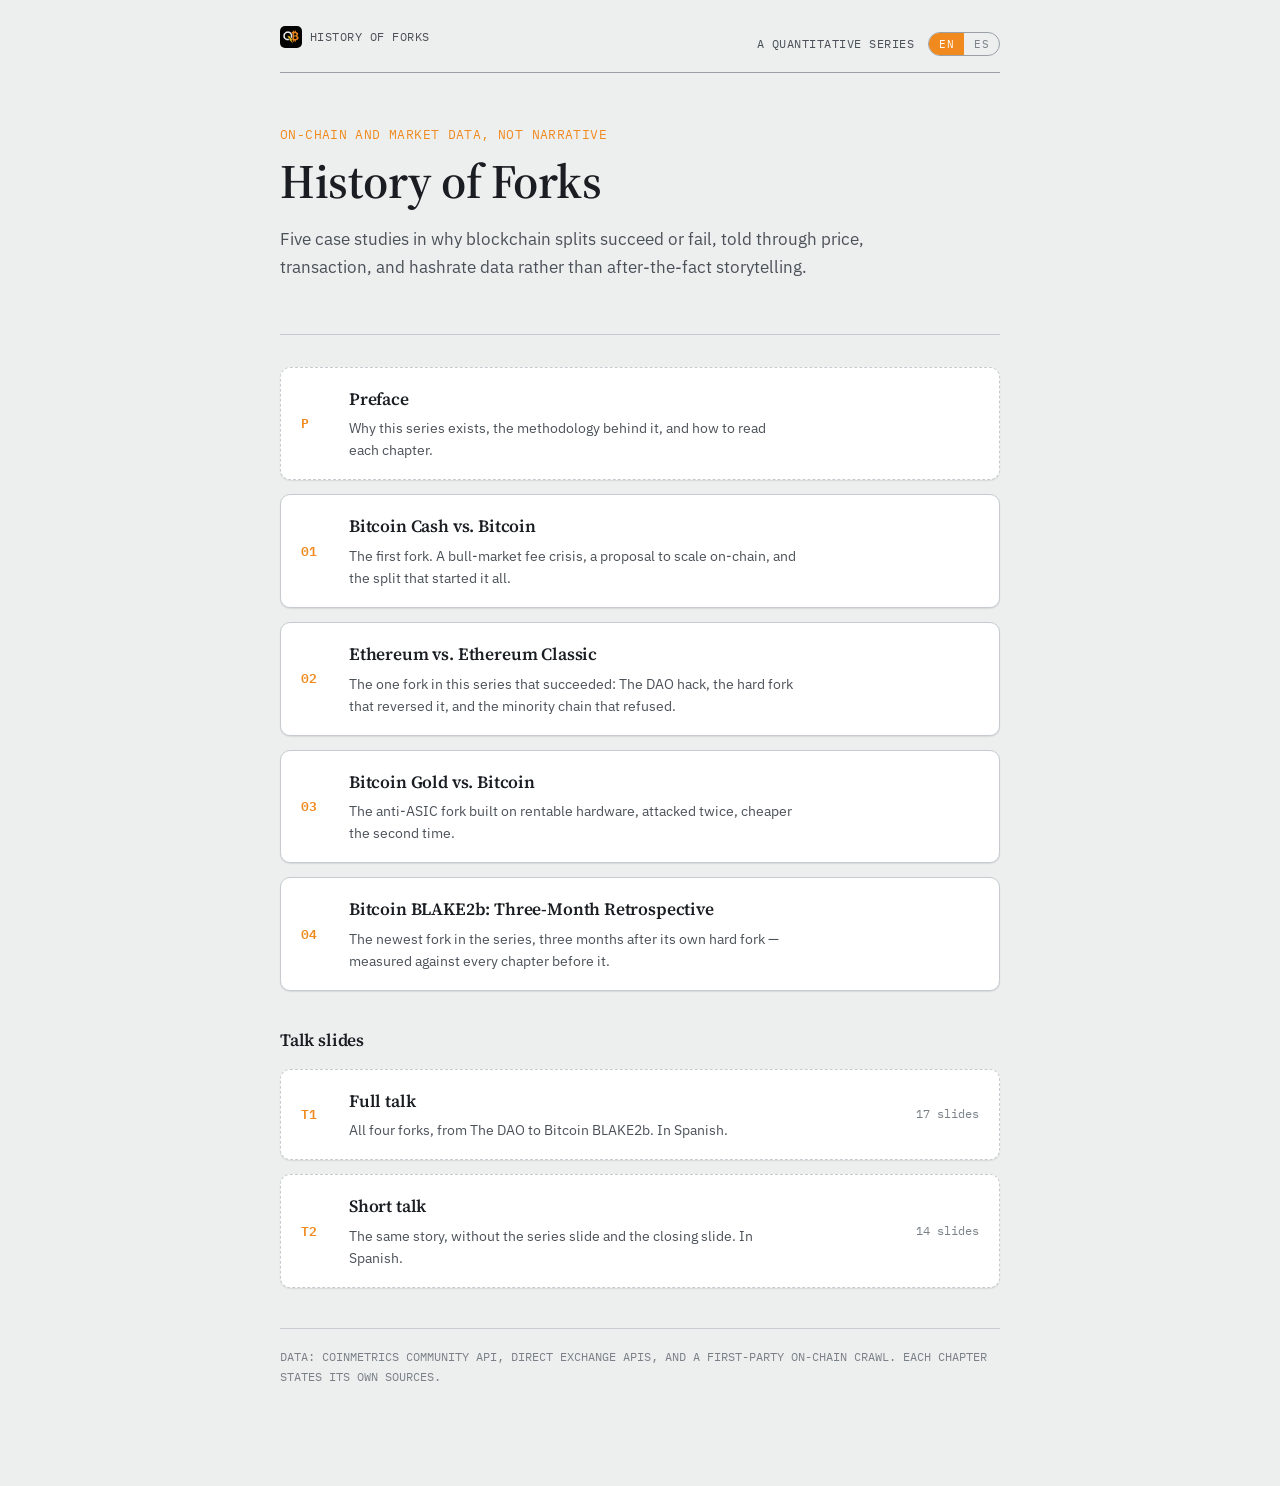
<file: index.html>
<!DOCTYPE html>
<html lang="en">
<head>
<meta charset="UTF-8">
<meta name="viewport" content="width=device-width, initial-scale=1.0">
<link rel="icon" type="image/png" href="assets/quantbitcoin-logo-rounded.png">
<title>History of Forks</title>
<meta name="description" content="Five case studies in why blockchain forks succeed or fail, built from on-chain and market data.">
<link rel="preconnect" href="https://fonts.googleapis.com">
<link rel="preconnect" href="https://fonts.gstatic.com" crossorigin>
<link href="https://fonts.googleapis.com/css2?family=Source+Serif+4:opsz,wght@8..60,400;8..60,600&family=IBM+Plex+Sans:ital,wght@0,400;0,600;1,400&family=IBM+Plex+Mono:wght@400;600&display=swap" rel="stylesheet">
<style>
  :root{
    color-scheme: light dark;
    --bg:#EDEFEF; --panel:#FFFFFF; --ink:#1A1D22; --ink-soft:#4B5158; --ink-mute:#7A8087;
    --rule:#C7CBCF; --rule-strong:#9AA0A6; --accent:#F08A1E;
    --shadow-sm:0 1px 2px rgba(20,22,25,0.06), 0 1px 1px rgba(20,22,25,0.04);
    --shadow-md:0 6px 16px rgba(20,22,25,0.10), 0 2px 4px rgba(20,22,25,0.06);
  }
  @media (prefers-color-scheme: dark){
    :root:not([data-theme="light"]){
      --bg:#14161B; --panel:#1B1E24; --ink:#EDECE6; --ink-soft:#A8ADB4; --ink-mute:#787E86;
      --rule:#33373E; --rule-strong:#4A4F57; --accent:#F08A1E;
      --shadow-sm:0 1px 2px rgba(0,0,0,0.30), 0 1px 1px rgba(0,0,0,0.20);
      --shadow-md:0 8px 20px rgba(0,0,0,0.38), 0 2px 6px rgba(0,0,0,0.28);
    }
  }
  :root[data-theme="dark"]{
    --bg:#14161B; --panel:#1B1E24; --ink:#EDECE6; --ink-soft:#A8ADB4; --ink-mute:#787E86;
    --rule:#33373E; --rule-strong:#4A4F57; --accent:#F08A1E;
    --shadow-sm:0 1px 2px rgba(0,0,0,0.30), 0 1px 1px rgba(0,0,0,0.20);
    --shadow-md:0 8px 20px rgba(0,0,0,0.38), 0 2px 6px rgba(0,0,0,0.28);
  }
  *{box-sizing:border-box;}
  html,body{margin:0;padding:0;}
  body{
    background:var(--bg); color:var(--ink);
    font-family:'IBM Plex Sans',sans-serif; line-height:1.6;
    -webkit-font-smoothing:antialiased;
  }
  .wrap{max-width:760px; margin:0 auto; padding:0 20px 100px;}
  h1,h2{font-family:'Source Serif 4',serif; font-weight:600; letter-spacing:-0.01em; margin:0; text-wrap:balance;}

  header.masthead{
    display:flex; justify-content:space-between; align-items:baseline; gap:10px; flex-wrap:wrap;
    padding:26px 0 16px; border-bottom:1px solid var(--rule-strong);
    font-family:'IBM Plex Mono',monospace; font-size:0.78rem; letter-spacing:0.04em;
    color:var(--ink-soft); text-transform:uppercase;
  }
  .masthead-brand{display:inline-flex; align-items:center; gap:8px;}
  .brand-logo{width:22px; height:22px; border-radius:5px; display:block;}
  .masthead-right{display:flex; align-items:center; gap:14px;}
  .lang-toggle{display:flex; border:1px solid var(--rule-strong); border-radius:20px; overflow:hidden;}
  .lang-toggle button{
    font-family:'IBM Plex Mono',monospace; font-size:0.7rem; letter-spacing:0.04em;
    padding:4px 10px; border:none; background:transparent; color:var(--ink-mute);
    cursor:pointer; text-transform:uppercase;
  }
  .lang-toggle button.active{background:var(--accent); color:#fff;}

  .hero{padding:52px 0 36px; border-bottom:1px solid var(--rule);}
  .hero .eyebrow{font-family:'IBM Plex Mono',monospace; font-size:0.8rem; color:var(--accent); letter-spacing:0.03em; margin-bottom:10px;}
  .hero h1{font-size:clamp(2rem,4.6vw,3rem); line-height:1.12;}
  .hero p{max-width:60ch; color:var(--ink-soft); font-size:1.08rem; margin-top:16px;}

  .chapters{display:flex; flex-direction:column; gap:14px; margin-top:32px;}
  .chapter-card{
    display:flex; align-items:center; gap:18px;
    background:var(--panel); border:1px solid var(--rule); border-radius:10px;
    padding:18px 20px; text-decoration:none; color:inherit;
    box-shadow:var(--shadow-sm);
    transition:transform 0.16s ease, box-shadow 0.16s ease;
  }
  .chapter-card:hover{transform:translateY(-2px); box-shadow:var(--shadow-md);}
  .chapter-num{
    font-family:'IBM Plex Mono',monospace; font-size:0.82rem; font-weight:600; color:var(--accent);
    width:30px; flex-shrink:0;
  }
  .chapter-body{flex:1; min-width:0;}
  .chapter-body h2{font-size:1.08rem; margin-bottom:4px;}
  .chapter-body p{margin:0; font-size:0.86rem; color:var(--ink-soft); max-width:56ch;}
  .chapter-meta{
    font-family:'IBM Plex Mono',monospace; font-size:0.72rem; color:var(--ink-mute);
    text-align:right; flex-shrink:0; white-space:nowrap;
  }
  .chapter-meta .soon{
    display:inline-block; padding:2px 8px; border-radius:20px;
    background:var(--rule); color:var(--ink-soft); font-size:0.68rem;
  }
  .preface-card{border-style:dashed;}
  .chapter-card.unavailable{opacity:0.6; box-shadow:none; cursor:default;}
  .chapter-card.unavailable:hover{transform:none; box-shadow:none;}
  .talks-h2{font-size:1.08rem; margin-top:36px;}
  .talks{margin-top:14px;}

  footer{margin-top:40px; padding-top:18px; border-top:1px solid var(--rule); font-family:'IBM Plex Mono',monospace; font-size:0.72rem; color:var(--ink-mute); line-height:1.7;}

  @media (max-width:520px){
    .chapter-card{flex-wrap:wrap;}
    .chapter-meta{width:100%; text-align:left; margin-top:4px;}
  }
</style>
</head>
<body>
<div class="wrap">

  <header class="masthead">
    <div class="masthead-brand"><img src="assets/quantbitcoin-logo.png" alt="QuantBitcoin logo" class="brand-logo"><span id="brand-name">History of Forks</span></div>
    <div class="masthead-right">
      <div id="masthead-sub">A quantitative series</div>
      <div class="lang-toggle" role="group" aria-label="Language">
        <button type="button" class="active" data-lang="en">EN</button>
        <button type="button" data-lang="es">ES</button>
      </div>
    </div>
  </header>

  <div class="hero">
    <div class="eyebrow" id="eyebrow">ON-CHAIN AND MARKET DATA, NOT NARRATIVE</div>
    <h1 id="hero-h1">History of Forks</h1>
    <p id="hero-p">Five case studies in why blockchain splits succeed or fail, told through price, transaction, and hashrate data rather than after-the-fact storytelling.</p>
  </div>

  <div class="chapters">
    <a class="chapter-card preface-card" href="preface.html">
      <div class="chapter-num">P</div>
      <div class="chapter-body">
        <h2 id="pref-h2">Preface</h2>
        <p id="pref-p">Why this series exists, the methodology behind it, and how to read each chapter.</p>
      </div>
      <div class="chapter-meta"></div>
    </a>

    <a class="chapter-card" href="bch-vs-btc.html">
      <div class="chapter-num">01</div>
      <div class="chapter-body">
        <h2>Bitcoin Cash vs. Bitcoin</h2>
        <p id="ch1-p">The first fork. A bull-market fee crisis, a proposal to scale on-chain, and the split that started it all.</p>
      </div>
      <div class="chapter-meta"></div>
    </a>

    <a class="chapter-card" href="eth-vs-etc.html">
      <div class="chapter-num">02</div>
      <div class="chapter-body">
        <h2>Ethereum vs. Ethereum Classic</h2>
        <p id="ch2-p">The one fork in this series that succeeded: The DAO hack, the hard fork that reversed it, and the minority chain that refused.</p>
      </div>
      <div class="chapter-meta"></div>
    </a>

    <a class="chapter-card" href="btg-vs-btc.html">
      <div class="chapter-num">03</div>
      <div class="chapter-body">
        <h2>Bitcoin Gold vs. Bitcoin</h2>
        <p id="ch3-p">The anti-ASIC fork built on rentable hardware, attacked twice, cheaper the second time.</p>
      </div>
      <div class="chapter-meta"></div>
    </a>

    <a class="chapter-card" href="blake2b-retrospective.html">
      <div class="chapter-num">04</div>
      <div class="chapter-body">
        <h2 id="ch4-h2">Bitcoin BLAKE2b: Three-Month Retrospective</h2>
        <p id="ch4-p">The newest fork in the series, three months after its own hard fork &mdash; measured against every chapter before it.</p>
      </div>
      <div class="chapter-meta"></div>
    </a>
  </div>

  <h2 class="talks-h2" id="talks-h2">Talk slides</h2>
  <div class="chapters talks">
    <a class="chapter-card preface-card" href="presentacion/presentacion.html">
      <div class="chapter-num">T1</div>
      <div class="chapter-body">
        <h2 id="talk1-h2">Full talk</h2>
        <p id="talk1-p">All four forks, from The DAO to Bitcoin BLAKE2b. In Spanish.</p>
      </div>
      <div class="chapter-meta" id="talk1-meta">17 slides</div>
    </a>

    <a class="chapter-card preface-card" href="presentacion/presentacion-corto.html">
      <div class="chapter-num">T2</div>
      <div class="chapter-body">
        <h2 id="talk2-h2">Short talk</h2>
        <p id="talk2-p">The same story, without the series slide and the closing slide. In Spanish.</p>
      </div>
      <div class="chapter-meta" id="talk2-meta">14 slides</div>
    </a>
  </div>

  <footer id="footer-text">
    DATA: COINMETRICS COMMUNITY API, DIRECT EXCHANGE APIS, AND A FIRST-PARTY ON-CHAIN CRAWL. EACH CHAPTER STATES ITS OWN SOURCES.
  </footer>

</div>
<script>
(function(){
  var IDS = ['brand-name','hero-h1','eyebrow','hero-p','masthead-sub','pref-h2','pref-p','ch1-p',
    'ch2-p','soon2','ch3-p','soon3','ch4-h2','ch4-p','soon4','talks-h2','talk1-h2','talk1-p','talk1-meta',
    'talk2-h2','talk2-p','talk2-meta','footer-text'];

  var EN = {};
  IDS.forEach(function(id){
    var el = document.getElementById(id);
    if(el) EN[id] = el.innerHTML;
  });

  var ES = {
    'brand-name': 'Una historia de Forks',
    'hero-h1': 'Una historia de Forks',
    'eyebrow': 'DATOS ON-CHAIN Y DE MERCADO, NO NARRATIVA',
    'hero-p': 'Cinco casos de estudio sobre por qué las divisiones de <em>blockchain</em> triunfan o fracasan, contados a través de datos de precio, transacciones y <em>hashrate</em>, en lugar de narrativas construidas después de los hechos.',
    'masthead-sub': 'Una serie cuantitativa',
    'pref-h2': 'Prólogo',
    'pref-p': 'Por qué existe esta serie, la metodología detrás de ella y cómo leer cada capítulo.',
    'ch1-p': 'El primer <em>fork</em>. Una crisis de comisiones en pleno mercado alcista, una propuesta para escalar <em>on-chain</em> y la división que lo empezó todo.',
    'ch2-p': 'El único <em>fork</em> de esta serie que tuvo éxito: el hackeo de <em>The DAO</em>, el <em>hard fork</em> que lo revirtió y la cadena minoritaria que se negó a seguirlo.',
    'soon2': 'Próximamente',
    'ch3-p': 'El <em>fork</em> anti-ASIC construido sobre hardware alquilable, atacado dos veces, más barato la segunda vez.',
    'soon3': 'Próximamente',
    'ch4-h2': 'Bitcoin BLAKE2b: Retrospectiva de Tres Meses',
    'ch4-p': 'El <em>fork</em> más reciente de la serie, tres meses después de su propio <em>hard fork</em>, medido frente a cada capítulo anterior.',
    'soon4': 'Próximamente',
    'talks-h2': 'Presentaciones',
    'talk1-h2': 'Presentación completa',
    'talk1-p': 'Los cuatro <em>forks</em>, de <em>The DAO</em> a Bitcoin BLAKE2b.',
    'talk1-meta': '17 diapositivas',
    'talk2-h2': 'Presentación corta',
    'talk2-p': 'La misma historia, sin la diapositiva de la serie ni la de cierre.',
    'talk2-meta': '14 diapositivas',
    'footer-text': 'DATOS: API COMUNITARIA DE COINMETRICS, APIS DIRECTAS DE EXCHANGES Y UN RASTREO ON-CHAIN PROPIO. CADA CAPÍTULO INDICA SUS PROPIAS FUENTES.'
  };

  var META = {
    en: {title:'History of Forks', desc:'Five case studies in why blockchain forks succeed or fail, built from on-chain and market data.'},
    es: {title:'Una historia de Forks', desc:'Cinco casos de estudio sobre por qué los forks de blockchain triunfan o fracasan, construidos a partir de datos on-chain y de mercado.'}
  };

  function applyLang(lang){
    var dict = lang === 'es' ? ES : EN;
    IDS.forEach(function(id){
      var el = document.getElementById(id);
      if(el && dict[id] != null) el.innerHTML = dict[id];
    });
    document.title = META[lang].title;
    var metaDesc = document.querySelector('meta[name="description"]');
    if(metaDesc) metaDesc.setAttribute('content', META[lang].desc);
    document.documentElement.lang = lang;
    document.querySelectorAll('.lang-toggle button').forEach(function(b){
      b.classList.toggle('active', b.dataset.lang === lang);
    });
    try{ localStorage.setItem('site-lang', lang); }catch(e){}
  }

  document.querySelectorAll('.lang-toggle button').forEach(function(b){
    b.addEventListener('click', function(){ applyLang(b.dataset.lang); });
  });

  var saved = null;
  try{ saved = localStorage.getItem('site-lang'); }catch(e){}
  if(saved === 'es') applyLang('es');
})();
</script>
</body>
</html>
</file>
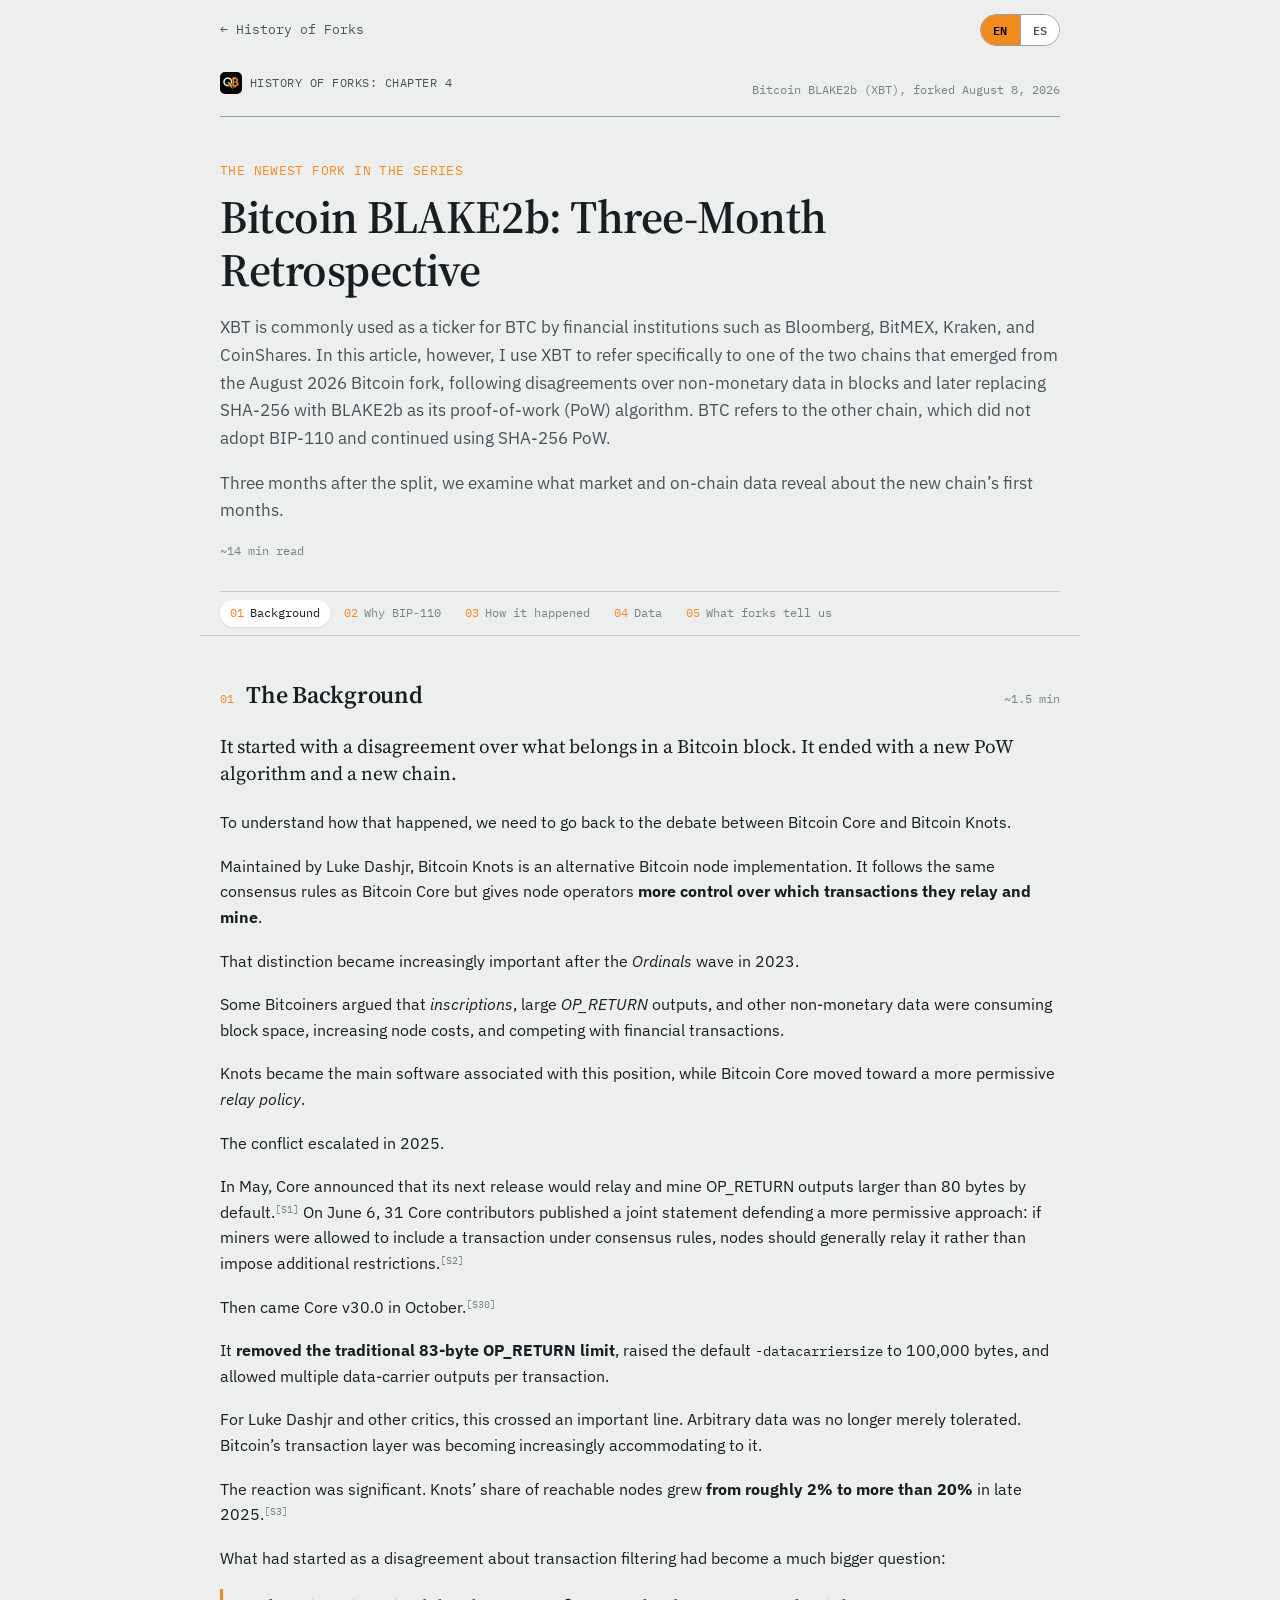
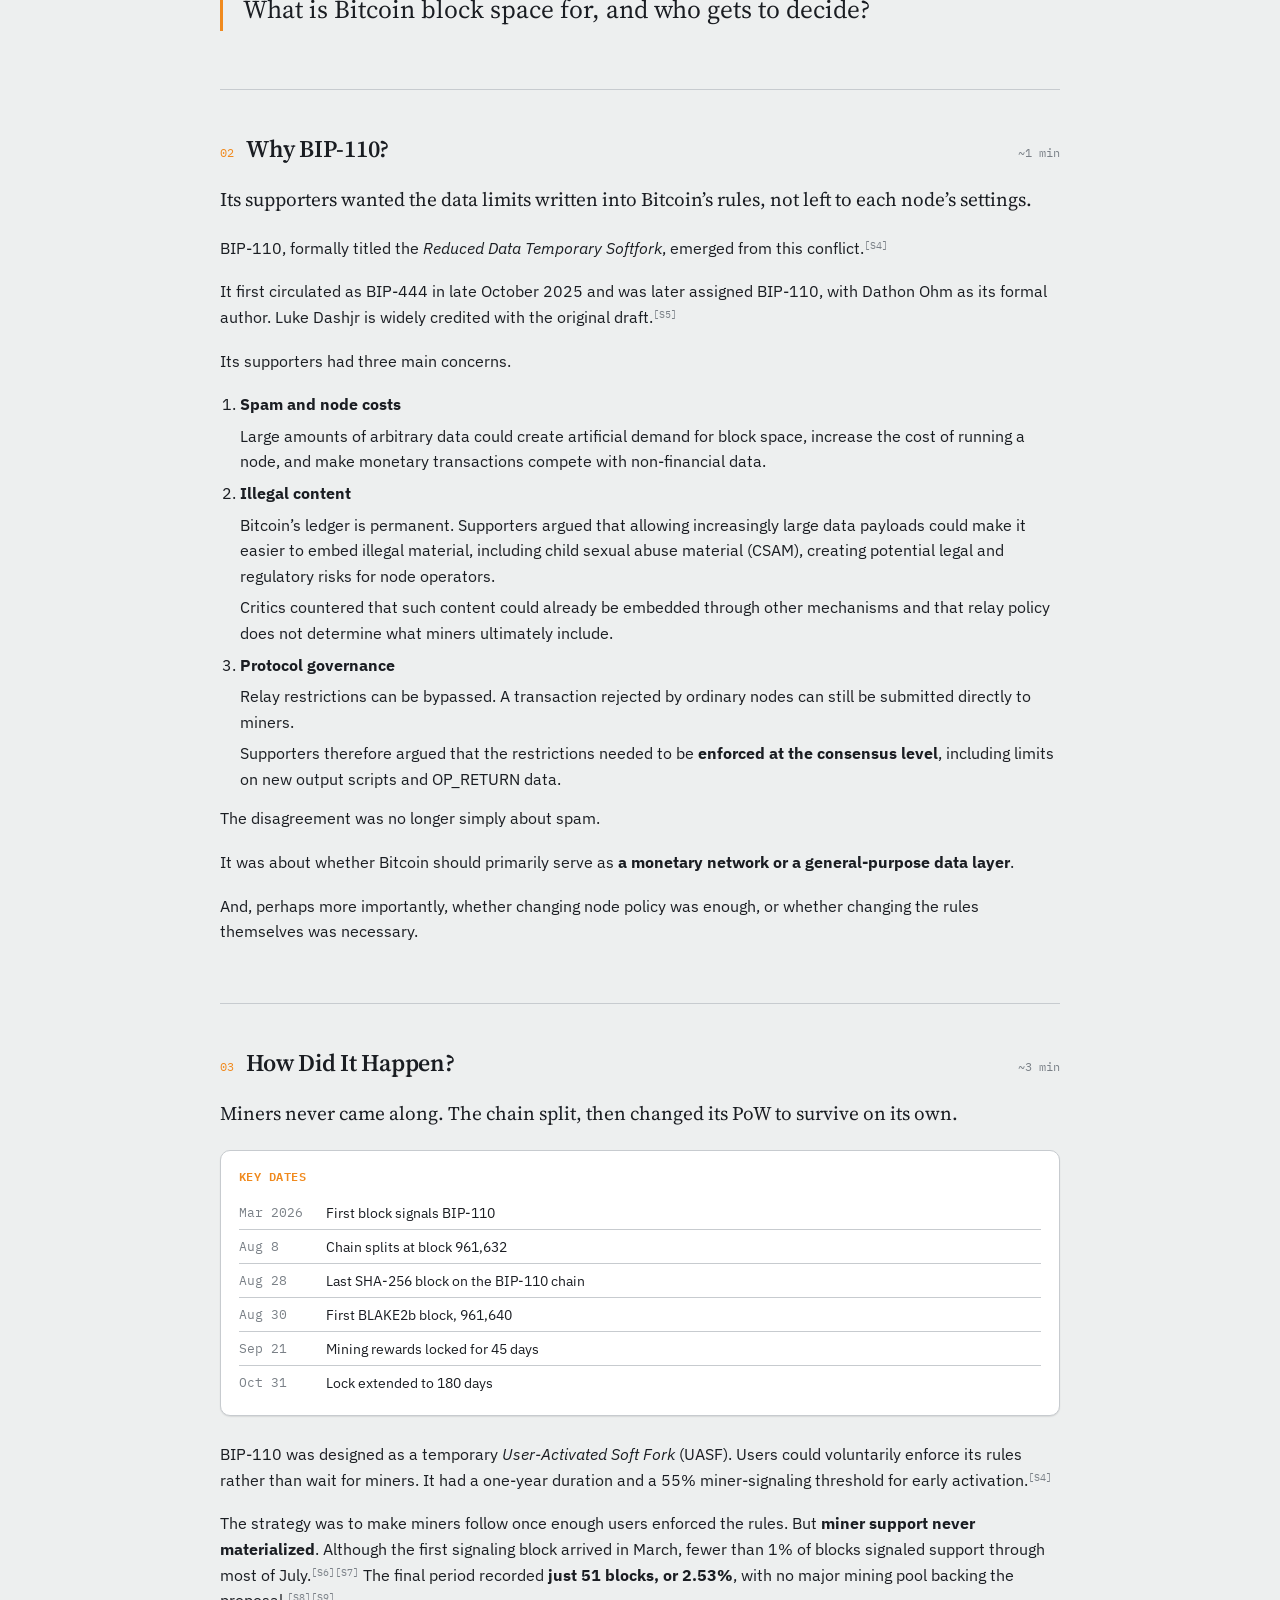
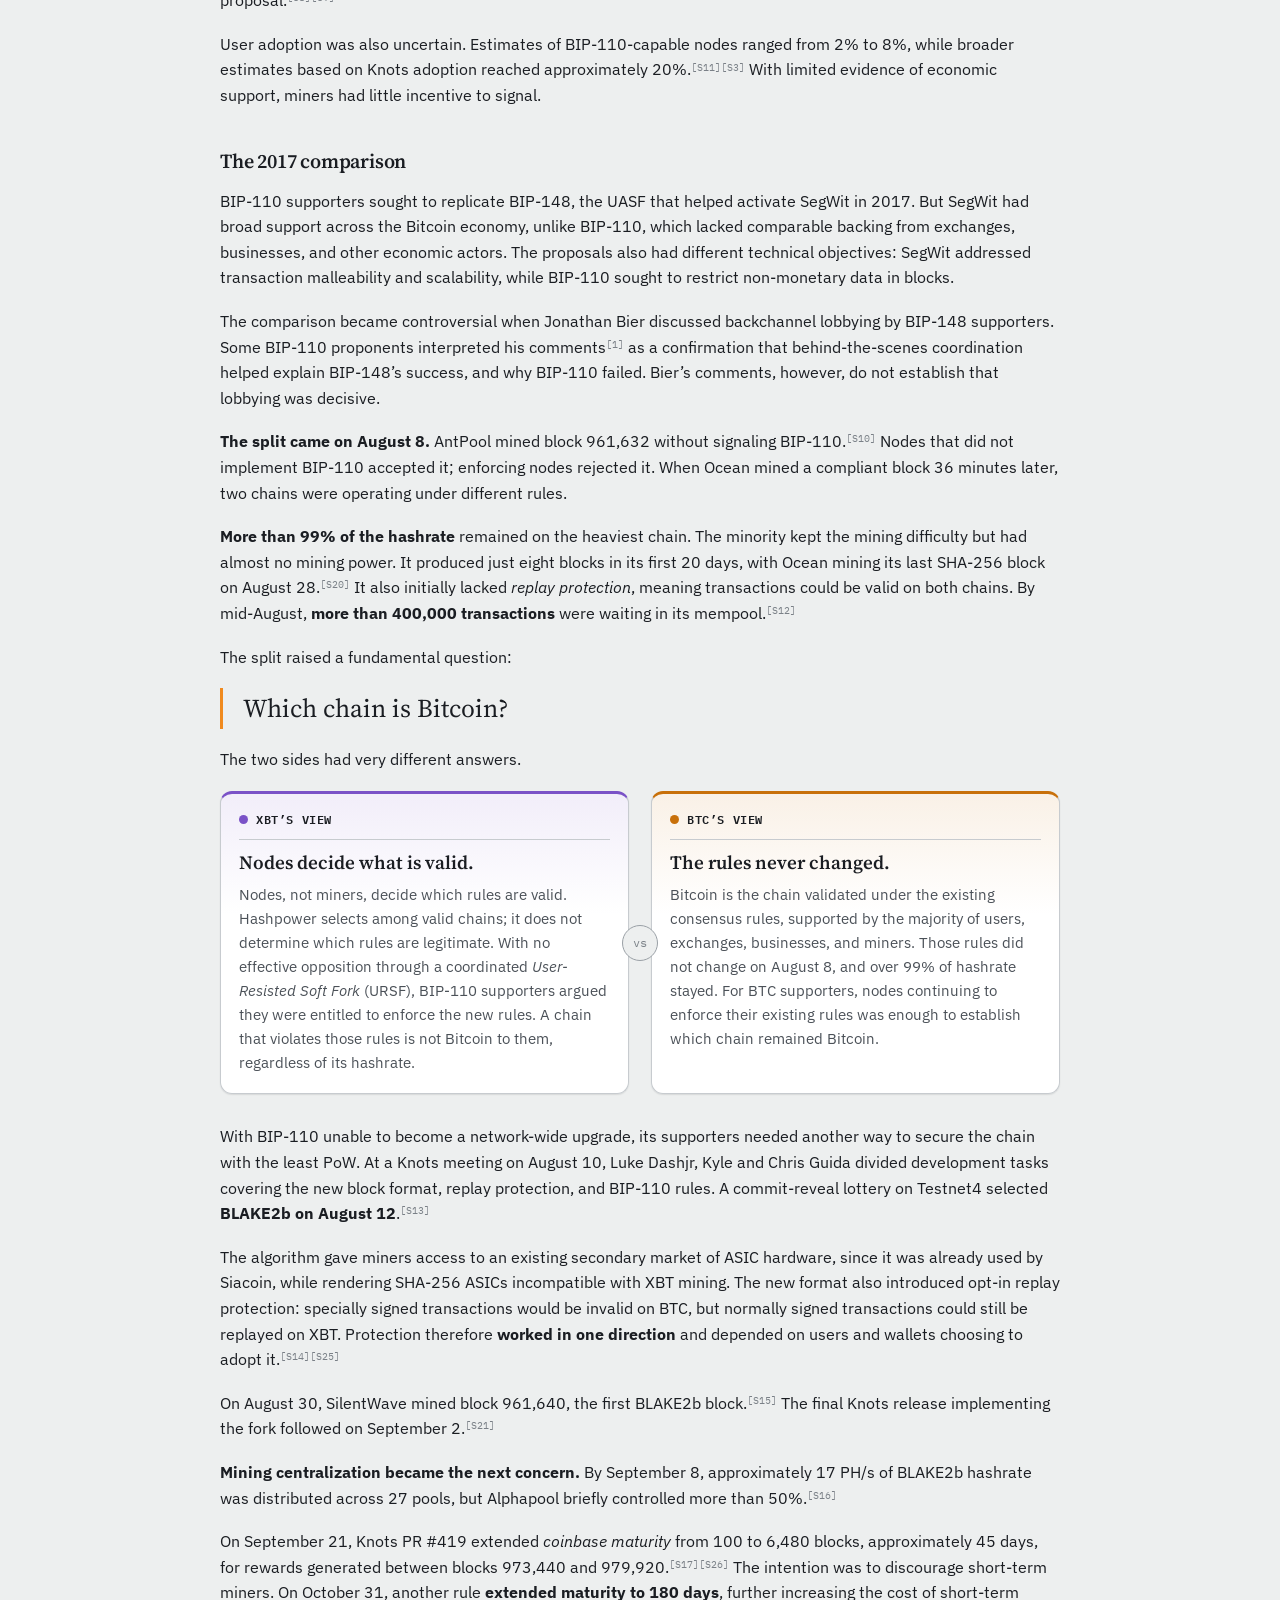
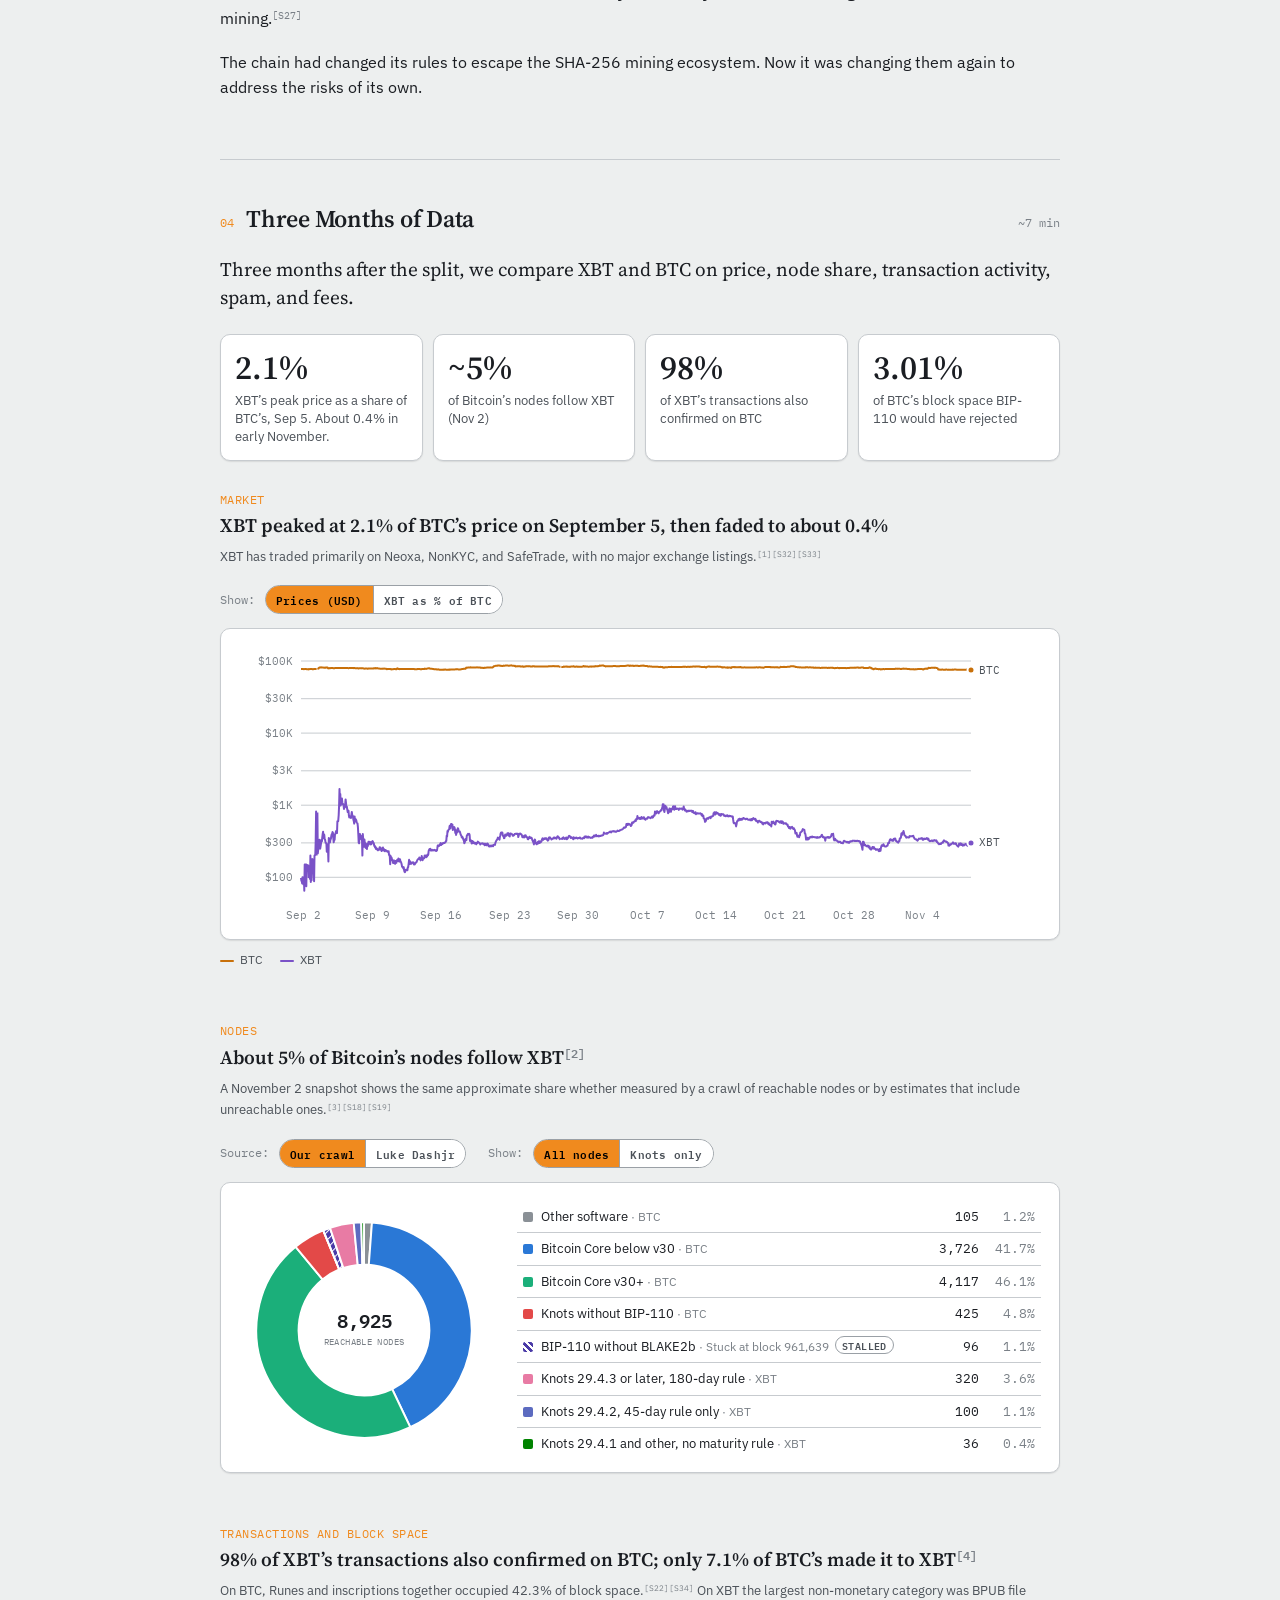
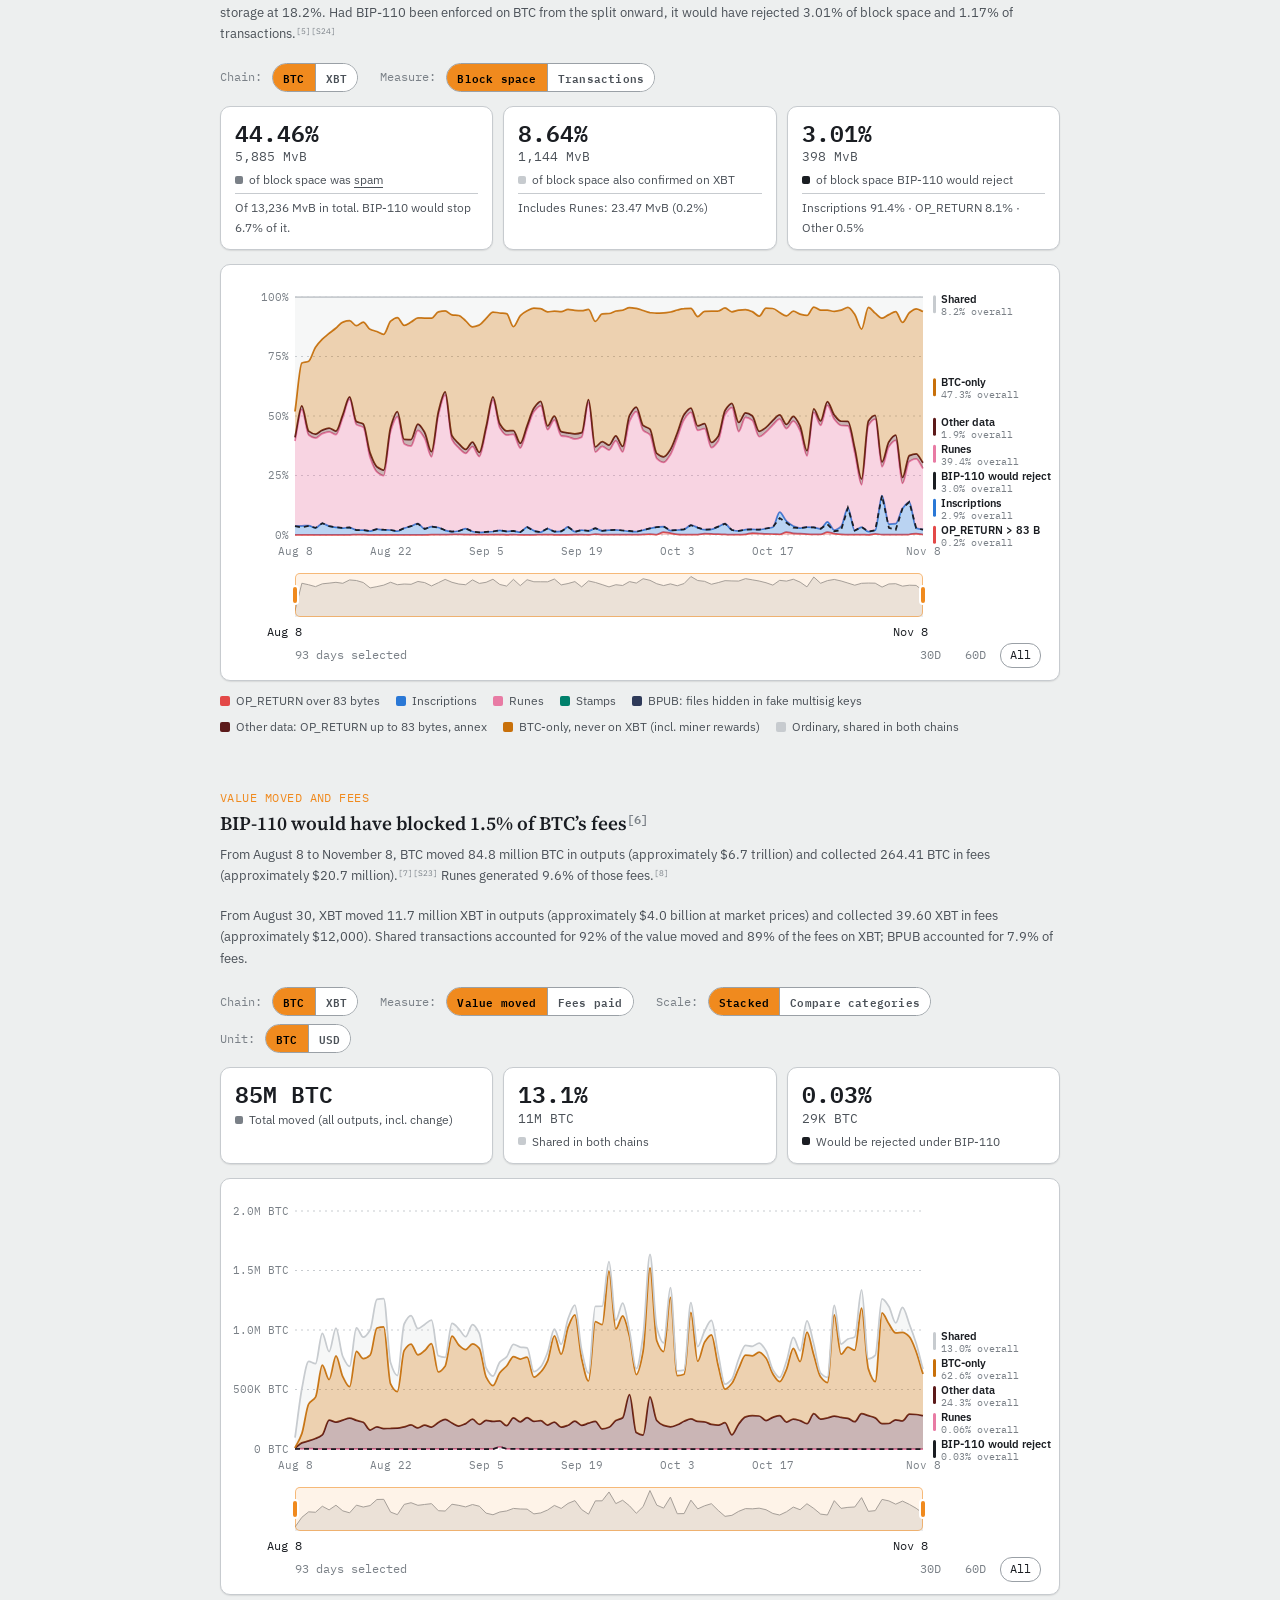
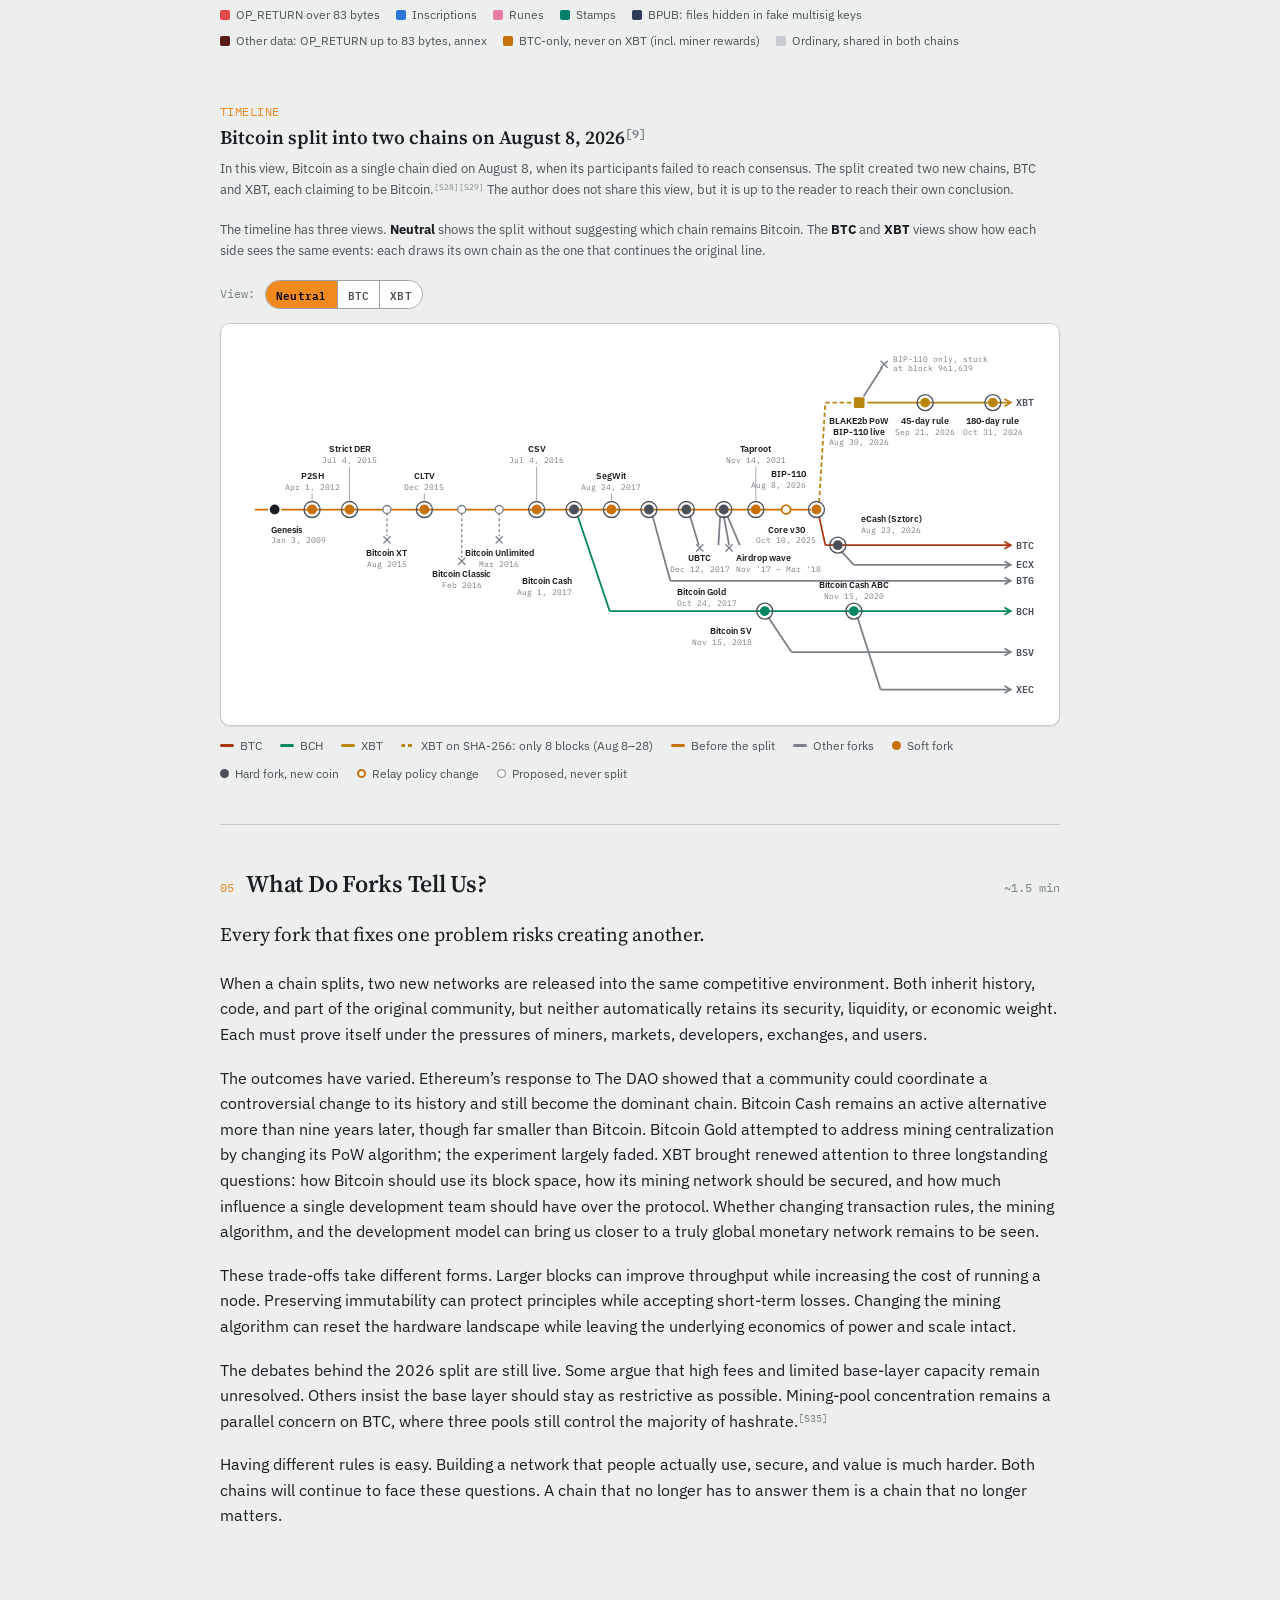
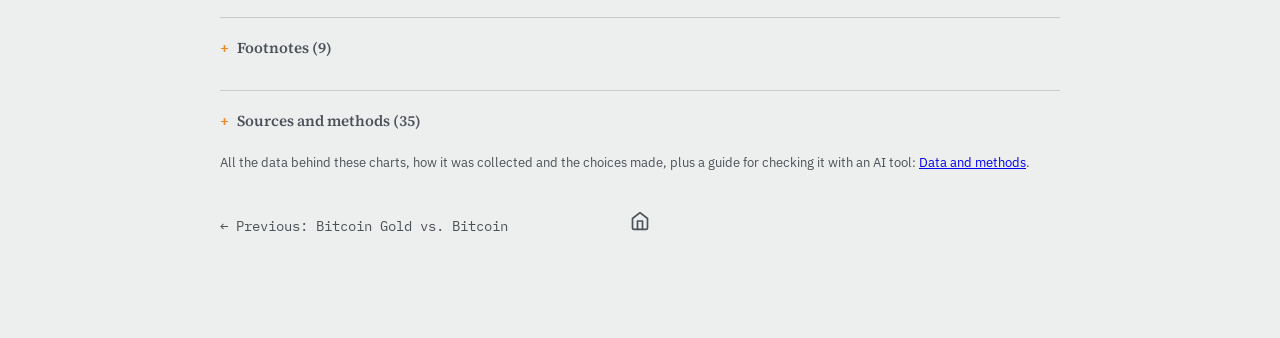
<file: blake2b-retrospective.html>
<!DOCTYPE html>
<html lang="en">
<head>
<meta charset="UTF-8">
<meta name="viewport" content="width=device-width, initial-scale=1.0">
<link rel="icon" type="image/png" href="assets/quantbitcoin-logo-rounded.png">
<title>Bitcoin BLAKE2b: Three-Month Retrospective</title>
<meta name="description" content="The newest fork in the series, three months after its own hard fork.">
<meta property="og:type" content="article">
<meta property="og:site_name" content="History of Forks">
<meta property="og:title" content="Bitcoin BLAKE2b: Three-Month Retrospective">
<meta property="og:description" content="The newest fork in the series, three months after its own hard fork.">
<meta property="og:url" content="https://dave-rodt.github.io/fork-history/blake2b-retrospective.html">
<meta property="og:image" content="https://dave-rodt.github.io/fork-history/assets/og-blake2b-retrospective.png">
<meta property="og:image:width" content="1200">
<meta property="og:image:height" content="630">
<meta property="og:image:alt" content="Bitcoin BLAKE2b (XBT) — History of Forks, Chapter 4">
<meta name="twitter:card" content="summary_large_image">
<meta name="twitter:title" content="Bitcoin BLAKE2b: Three-Month Retrospective">
<meta name="twitter:description" content="The newest fork in the series, three months after its own hard fork.">
<meta name="twitter:image" content="https://dave-rodt.github.io/fork-history/assets/og-blake2b-retrospective.png">
<link rel="preconnect" href="https://fonts.googleapis.com">
<link rel="preconnect" href="https://fonts.gstatic.com" crossorigin>
<link href="https://fonts.googleapis.com/css2?family=Source+Serif+4:opsz,wght@8..60,400;8..60,600&family=IBM+Plex+Sans:ital,wght@0,400;0,600;1,400&family=IBM+Plex+Mono:wght@400;600&display=swap" rel="stylesheet">
<style>
  :root{
    color-scheme: light dark;
    --bg:#EDEFEF; --panel:#FFFFFF; --ink:#1A1D22; --ink-soft:#4B5158; --ink-mute:#7A8087;
    --rule:#C7CBCF; --rule-strong:#9AA0A6;
    --brand-orange:#F08A1E; --brand-yellow:#FDCA1E;
    --shadow-sm:0 1px 2px rgba(20,22,25,0.06), 0 1px 1px rgba(20,22,25,0.04);
    /* Node-share donut, one color per software group. Kept clear of the
       site's orange/yellow brand chrome. Validated with the dataviz skill's
       validate_palette.js in slice order, wrap-around included, for both
       the all-nodes and Knots-only views, light and dark: no hard fails; some
       adjacent pairs sit in the 6-8 CVD band, which the 2px slice gaps and
       the swatch table cover. Gray is "Other". */
    --node-other:#8A9096; --node-core-old:#2a78d6; --node-core-new:#1baf7a; --node-knots:#e34948;
    --node-stuck:#4a3aa7; --node-b2-new:#e87ba4; --node-b2-mid:#5c6bc0; --node-b2-old:#008300;
    /* BTC: Bitcoin orange, the same in every chapter. XBT purple. Pair
       validated with the dataviz skill's validate_palette.js (light
       #C8700A/#7A52C7, dark #CC6F0A/#9275E6, all checks pass). */
    --btc:#C8700A; --b2:#7A52C7;
    /* Timeline-only chain colors, the same as the BTG chapter's fork diagram:
       Bitcoin orange and Bitcoin Cash green, each line also labeled by name. */
    --tl-btc:#C8700A; --tl-bch:#07875F; --tl-gold:#B8850F; --tl-rust:#A9370F;
  }
  @media (prefers-color-scheme: dark){
    :root:not([data-theme="light"]){
      --bg:#14161B; --panel:#1B1E24; --ink:#EDECE6; --ink-soft:#A8ADB4; --ink-mute:#787E86;
      --rule:#33373E; --rule-strong:#4A4F57;
      --shadow-sm:0 1px 2px rgba(0,0,0,0.30), 0 1px 1px rgba(0,0,0,0.20);
      --node-other:#8A9096; --node-core-old:#3987e5; --node-core-new:#199e70; --node-knots:#e66767;
      --node-stuck:#9085e9; --node-b2-new:#d55181; --node-b2-mid:#5c6bc0; --node-b2-old:#008300;
      --btc:#CC6F0A; --b2:#9275E6; --tl-btc:#CC6F0A; --tl-bch:#0E9A72; --tl-gold:#D99A2B; --tl-rust:#C94A1C;
    }
  }
  :root[data-theme="dark"]{
    --bg:#14161B; --panel:#1B1E24; --ink:#EDECE6; --ink-soft:#A8ADB4; --ink-mute:#787E86;
    --rule:#33373E; --rule-strong:#4A4F57;
    --shadow-sm:0 1px 2px rgba(0,0,0,0.30), 0 1px 1px rgba(0,0,0,0.20);
    --node-other:#8A9096; --node-core-old:#3987e5; --node-core-new:#199e70; --node-knots:#e66767;
    --node-stuck:#9085e9; --node-b2-new:#d55181; --node-b2-mid:#5c6bc0; --node-b2-old:#008300;
    --btc:#CC6F0A; --b2:#9275E6; --tl-btc:#CC6F0A; --tl-bch:#0E9A72; --tl-gold:#D99A2B; --tl-rust:#C94A1C;
  }
  *{box-sizing:border-box;}
  html,body{margin:0;padding:0;}
  body{background:var(--bg); color:var(--ink); font-family:'IBM Plex Sans',sans-serif; line-height:1.6; -webkit-font-smoothing:antialiased;}
  .wrap{max-width:880px; margin:0 auto; padding:0 20px 100px;}
  h1,h2,h3{font-family:'Source Serif 4',serif; font-weight:600; letter-spacing:-0.01em; margin:0; text-wrap:balance;}

  header.masthead{
    display:flex; justify-content:space-between; align-items:baseline; gap:10px; flex-wrap:wrap;
    padding:26px 0 16px; border-bottom:1px solid var(--rule-strong);
  }
  .masthead-title{
    display:inline-flex; align-items:center; gap:8px;
    font-family:'IBM Plex Mono',monospace; font-size:0.78rem; letter-spacing:0.04em;
    color:var(--ink-soft); text-transform:uppercase; text-decoration:none;
  }
  .masthead-title:hover{color:var(--brand-orange);}
  .brand-logo{width:22px; height:22px; border-radius:5px; display:block;}
  .masthead-meta{font-family:'IBM Plex Mono',monospace; font-size:0.78rem; color:var(--ink-mute);}

  .top-nav{padding:14px 0 0; display:flex; align-items:center; justify-content:space-between; gap:12px; flex-wrap:wrap;}
  .top-nav a{
    display:inline-flex; align-items:center; gap:6px;
    font-family:'IBM Plex Mono',monospace; font-size:0.8rem; color:var(--ink-soft); text-decoration:none;
  }
  .top-nav a:hover{color:var(--brand-orange);}

  /* Language toggle: switches the page text between EN and ES (see the script near the end). */
  .lang-toggle{display:flex; border:1px solid var(--rule-strong); border-radius:20px; overflow:hidden;}
  .lang-toggle button{
    font-family:'IBM Plex Mono',monospace; font-size:0.72rem; font-weight:600; letter-spacing:0.02em;
    background:var(--panel); color:var(--ink-soft); border:none; padding:5px 12px; cursor:pointer;
  }
  .lang-toggle button + button{border-left:1px solid var(--rule-strong);}
  .lang-toggle button.active{background:var(--brand-orange); color:#000;}
  .lang-toggle button:hover:not(.active){color:var(--ink);}

  .chapter-nav{
    display:grid; grid-template-columns:1fr auto 1fr; align-items:baseline;
    margin-top:34px; gap:12px;
  }
  .chapter-nav > :nth-child(1){justify-self:start;}
  .chapter-nav > :nth-child(2){justify-self:center;}
  .chapter-nav > :nth-child(3){justify-self:end;}
  @media (max-width:600px){
    .chapter-nav{grid-template-columns:1fr; text-align:center;}
    .chapter-nav > *{justify-self:center !important;}
  }
  .back-link{
    display:inline-block; font-family:'IBM Plex Mono',monospace;
    font-size:0.85rem; color:var(--ink-soft); text-decoration:none;
  }
  .back-link:hover{color:var(--brand-orange);}
  .home-link{display:inline-flex; align-items:center; padding:4px;}
  .home-link svg{width:20px; height:20px; fill:none; stroke:currentColor; stroke-width:2; stroke-linecap:round; stroke-linejoin:round; display:block;}

  .hero{padding:44px 0 30px; border-bottom:1px solid var(--rule);}
  .hero .eyebrow{font-family:'IBM Plex Mono',monospace; font-size:0.8rem; color:var(--brand-orange); letter-spacing:0.03em; margin-bottom:10px;}
  .hero h1{font-size:clamp(1.9rem,4.4vw,2.9rem); line-height:1.14; text-wrap:wrap;}
  .hero p.lede{font-size:1.08rem; color:var(--ink-soft); margin-top:16px;}

  section.phase{padding:40px 0; border-bottom:1px solid var(--rule);}
  section.phase:last-of-type{border-bottom:none;}
  .phase-head{display:flex; align-items:baseline; gap:12px; margin-bottom:18px; flex-wrap:wrap;}
  .phase-num{font-family:'IBM Plex Mono',monospace; font-size:0.78rem; color:var(--brand-orange); flex-shrink:0;}
  .phase-head h2{font-size:1.5rem;}
  .phase-time{font-family:'IBM Plex Mono',monospace; font-size:0.72rem; color:var(--ink-mute); margin-left:auto;}
  .phase p{margin:0 0 18px;}
  .phase ul, .phase ol{padding-left:20px; margin:0 0 14px;}
  .phase li{margin-bottom:6px;}
  .phase li p{margin:6px 0 0;}
  .phase code{font-family:'IBM Plex Mono',monospace; font-size:0.9em; white-space:nowrap;}
  .phase h3{font-size:1.25rem; margin:36px 0 12px;}
  .read-time{font-family:'IBM Plex Mono',monospace; font-size:0.78rem; color:var(--ink-mute); margin-top:14px;}

  .placeholder-box{
    border:1.5px dashed var(--rule-strong); border-radius:8px; padding:20px;
    color:var(--ink-mute); font-style:italic; max-width:66ch; margin-top:30px;
  }

  /* ---------- charts ---------- */
  .chart-block{margin-top:28px;}
  .chart-title{font-size:1rem; font-weight:600; margin-bottom:2px;}
  .chart-caption{font-size:0.84rem; color:var(--ink-soft); margin:0 0 12px;}
  .chart-caption strong{color:var(--ink);}
  .chart-wrap{
    position:relative; background:var(--panel); border:1px solid var(--rule); border-radius:10px;
    padding:18px 18px 12px; box-shadow:var(--shadow-sm);
  }
  /* date range navigator: a faint outline of the whole period with the chosen window on top */
  .nav{position:relative; height:44px; margin:10px 0 0; touch-action:none; user-select:none; -webkit-user-select:none;}
  .nav svg{position:absolute; inset:0; width:100%; height:100%; display:block;}
  .nav .area{fill:var(--ink-mute); fill-opacity:.16; stroke:none;}
  .nav .edge{fill:none; stroke:var(--ink-mute); stroke-width:1; vector-effect:non-scaling-stroke; opacity:.7;}
  .nav-dim{position:absolute; top:0; bottom:0; background:var(--panel); opacity:.62; pointer-events:none;}
  .nav-win{position:absolute; top:0; bottom:0; border-radius:5px; border:1px solid rgba(240,138,30,.55); background:rgba(240,138,30,.10); cursor:grab;}
  .nav-win.drag{cursor:grabbing;}
  .nav-h{position:absolute; top:50%; width:14px; height:26px; margin-top:-13px; cursor:ew-resize; outline:none;}
  .nav-h::after{content:''; position:absolute; top:3px; bottom:3px; left:3px; width:8px; border-radius:4px; background:var(--brand-orange); border:2px solid var(--panel); box-sizing:border-box; transition:transform .12s;}
  .nav-h.a{left:-8px;} .nav-h.b{right:-8px;}
  .nav-h:hover::after,.nav-h:focus-visible::after,.nav-win.drag .nav-h::after{transform:scaleY(1.2); background:var(--brand-yellow);}
  .nav-chip{position:absolute; top:100%; margin-top:7px; font-family:'IBM Plex Mono',monospace; font-size:0.72rem; color:var(--ink); white-space:nowrap; pointer-events:none;}
  .nav-chip.a{left:0; transform:translateX(calc(-100% + 6px));} .nav-chip.b{right:0; transform:translateX(6px);}
  .nav-info{display:flex; justify-content:space-between; align-items:center; gap:10px; margin:26px 0 0; font-family:'IBM Plex Mono',monospace; font-size:0.72rem; color:var(--ink-mute);}
  .nav-presets{display:flex; gap:4px;}
  .nav-presets button{font:inherit; color:var(--ink-mute); background:none; border:1px solid transparent; border-radius:12px; padding:2px 9px; cursor:pointer;}
  .nav-presets button:hover{color:var(--ink);}
  .nav-presets button.on{color:var(--ink); border-color:var(--rule-strong);}
  .view-toggle-row{display:flex; align-items:center; gap:10px; margin:0 0 14px;}
  .view-toggle-label{font-family:'IBM Plex Mono',monospace; font-size:0.78rem; color:var(--ink-mute);}
  .view-toggle{display:flex; border:1px solid var(--rule-strong); border-radius:20px; overflow:hidden; flex-shrink:0;}
  .view-toggle button{
    font-family:'IBM Plex Mono',monospace; font-size:0.68rem; font-weight:600; letter-spacing:0.02em;
    background:var(--panel); color:var(--ink-soft); border:none; padding:4px 10px; cursor:pointer;
  }
  .view-toggle button + button{border-left:1px solid var(--rule-strong);}
  .view-toggle button.active{background:var(--brand-orange); color:#000;}
  .view-toggle button:hover:not(.active){color:var(--ink);}
  /* Block-space chart: one color per data type, validated bottom-to-top with
     validate_palette.js (light and dark). Stamps are teal, not copper, so they
     stay apart from the BTC-only band in Bitcoin orange stacked next to them;
     dark mode keeps a 6.8 CVD gap between Stamps and Runes, covered by the
     legend. BPUB is navy (light) / pale blue (dark); other data (small OP_RETURN,
     annex) is maroon / cream, at least ~30 CVD Delta E from every other layer.
     Ordinary transactions are a recessive gray on top so the data types sit on
     the baseline. */
  :root{--sp-op83:#e34948; --sp-ins:#2a78d6; --sp-rune:#e87ba4; --sp-stamp:#00806B; --sp-bpub:#2E3A59; --sp-data:#5C1A1A; --sp-ord:#C7CBCF; --sp-b2only:var(--b2); --sp-btconly:var(--btc);}
  @media (prefers-color-scheme: dark){ :root:not([data-theme="light"]){--sp-op83:#e66767; --sp-ins:#3987e5; --sp-rune:#d55181; --sp-stamp:#0F8A73; --sp-bpub:#A3B4D9; --sp-data:#F5E6C8; --sp-ord:#4A4F57;} }
  :root[data-theme="dark"]{--sp-op83:#e66767; --sp-ins:#3987e5; --sp-rune:#d55181; --sp-stamp:#0F8A73; --sp-bpub:#A3B4D9; --sp-data:#F5E6C8; --sp-ord:#4A4F57;}
  .toggle-rows{display:flex; gap:8px 22px; flex-wrap:wrap; margin:0 0 14px;}
  .toggle-rows .view-toggle-row{margin:0;}
  .tooltip .dot{width:7px; height:7px; border-radius:2px; display:inline-block; margin-right:5px;}
  .sp-stat .cap a{color:inherit; text-decoration:underline; text-underline-offset:3px;}
  .sp-stats{display:grid; grid-template-columns:repeat(auto-fit,minmax(150px,1fr)); gap:10px; margin:0 0 14px;}
  .sp-stat{background:var(--panel); border:1px solid var(--rule); border-radius:10px; padding:12px 14px; box-shadow:var(--shadow-sm);}
  .sp-stat .num{font-family:'IBM Plex Mono',monospace; font-size:1.45rem; font-weight:600; color:var(--ink); line-height:1.2;}
  .sp-stat .abs{font-family:'IBM Plex Mono',monospace; font-size:0.8rem; color:var(--ink-soft); margin-top:1px;}
  .sp-stat .cap{font-size:0.76rem; color:var(--ink-soft); margin-top:2px; display:flex; align-items:center; gap:6px;}
  .sp-stat .sub{font-size:0.76rem; color:var(--ink-soft); margin-top:4px; padding-top:4px; border-top:1px solid var(--rule);}
  @media (min-width:700px){ .sp-stats{grid-template-columns:repeat(var(--cols, auto-fit), minmax(0, 1fr));} }
  .sp-stat .cap .sw{width:8px; height:8px; border-radius:2px; display:inline-block; flex-shrink:0;}
  #chart-space .gridline{stroke-dasharray:2 4;}
  .sp-endlabel{font-family:'IBM Plex Sans',sans-serif; font-size:11px; font-weight:600; fill:var(--ink);}
  .sp-endval{font-family:'IBM Plex Mono',monospace; font-size:10px; fill:var(--ink-mute);}
  .sp-legend{display:flex; flex-wrap:wrap; gap:6px 16px; margin-top:10px; font-size:0.78rem; color:var(--ink-soft);}
  .sp-legend .sw{display:inline-block; width:10px; height:10px; border-radius:2px; margin-right:6px; position:relative; top:1px;}
  .donut-row{display:flex; gap:28px; align-items:center; flex-wrap:wrap; justify-content:center;}
  svg.donut{width:100%; max-width:250px; height:auto; display:block; overflow:visible;}
  .node-table{flex:1; min-width:280px; border-collapse:collapse; font-size:0.84rem;}
  .node-table td{padding:5px 6px; border-bottom:1px solid var(--rule);}
  .node-table tr:last-child td{border-bottom:none;}
  .node-table td.n, .node-table td.pct{font-family:'IBM Plex Mono',monospace; text-align:right; white-space:nowrap;}
  .node-table td.pct{color:var(--ink-mute);}
  .node-table .sw{display:inline-block; width:10px; height:10px; border-radius:2px; margin-right:8px; position:relative; top:1px;}
  .node-table .chain{color:var(--ink-mute); font-size:0.76rem;}
  .node-table tr{cursor:default;}
  .badge-stalled{
    display:inline-block; margin-left:6px; padding:0 6px; border:1px solid var(--rule-strong); border-radius:10px;
    font-family:'IBM Plex Mono',monospace; font-size:0.64rem; font-weight:600; letter-spacing:0.04em;
    color:var(--ink-soft); vertical-align:1px;
  }
  .node-table tr.hl td{background:var(--bg);}

  .tooltip{
    position:absolute; pointer-events:none; opacity:0;
    background:var(--panel); border:1px solid var(--rule-strong); border-radius:7px;
    padding:8px 10px; font-size:0.76rem; line-height:1.5; box-shadow:0 4px 14px rgba(0,0,0,0.14);
    white-space:nowrap; max-width:calc(100vw - 12px); transform:translate(-50%,-100%); z-index:5;
  }
  .tooltip .t-date{color:var(--ink-mute); font-size:0.7rem; margin-bottom:4px;}
  .tooltip .row{display:flex; justify-content:space-between; gap:12px;}
  .tooltip .row .k{color:var(--ink-soft);}
  .tooltip .v{font-family:'IBM Plex Mono',monospace;}

  svg.chart{width:100%; height:auto; display:block; overflow:visible;}
  .gridline{stroke:var(--rule); stroke-width:1;}
  .axis-label{fill:var(--ink-mute); font-size:10.5px; font-family:'IBM Plex Mono',monospace;}
  .end-label{font-size:10.5px; font-family:'IBM Plex Mono',monospace; fill:var(--ink-soft);}
  .crosshair{stroke:var(--ink-mute); stroke-width:1; stroke-dasharray:2 3;}
  .legend{display:flex; gap:18px; margin-top:10px; font-size:0.78rem; color:var(--ink-soft);}
  .legend .key{display:inline-block; width:14px; height:2px; vertical-align:middle; margin-right:6px; border-radius:1px;}
  .tl-link{fill:none; stroke-width:2;}
  .tl-link.btc{stroke:var(--tl-btc);} .tl-link.bch{stroke:var(--tl-bch);} .tl-link.b2{stroke:var(--xbtline, var(--b2));}
  .tl-link.b2-sha{stroke:var(--xbtline, var(--b2)); stroke-dasharray:5 3;}
  .tl-link.dead{stroke:var(--ink-mute);}
  .tl-link.main{stroke:var(--main, var(--tl-btc));} .tl-link.btcl{stroke:var(--btcline, var(--tl-btc));} .tl-node.main{fill:var(--main, var(--tl-btc));}
  .tl-link.proposed{stroke:var(--ink-mute); stroke-width:1.5; stroke-dasharray:3 3;}
  .tl-link.announced{stroke:var(--ink-mute); stroke-width:1.5; stroke-dasharray:3 3;}
  .tl-node.btc{fill:var(--tl-btc);} .tl-node.bch{fill:var(--tl-bch);} .tl-node.b2{fill:var(--xbtline, var(--b2));}
  .tl-node.hard{fill:var(--ink-soft);}
  .tl-ring{fill:none; stroke:var(--ink-soft); stroke-width:1.5;}
  .tl-genesis{fill:var(--ink); stroke:var(--panel); stroke-width:2;}
  .tl-proposed-node{fill:var(--panel); stroke:var(--ink-mute); stroke-width:1.5;}
  .tl-open{fill:var(--panel); stroke:var(--ink-mute); stroke-width:1.5; stroke-dasharray:3 2;}
  .tl-policy{fill:var(--panel); stroke:var(--main, var(--tl-btc)); stroke-width:2;}
  .tl-cross{stroke:var(--ink-mute); stroke-width:1.5;}
  .tl-pointer{stroke:var(--rule-strong); stroke-width:1;}
  /* On phones the timeline keeps a readable width and scrolls sideways inside its box */
  .tl-scroll{overflow-x:auto; -webkit-overflow-scrolling:touch;}
  .tl-scroll-inner{min-width:760px;}
  .tl-line-label{font-family:'IBM Plex Mono',monospace; font-size:11px; font-weight:600; fill:var(--ink-soft);}
  .tl-label{font-family:'IBM Plex Sans',sans-serif; font-size:10.5px; font-weight:600; fill:var(--ink);}
  .tl-date{font-family:'IBM Plex Mono',monospace; font-size:9px; fill:var(--ink-mute);}
  .tl-legend{display:flex; flex-wrap:wrap; gap:8px 18px; margin-top:10px; font-size:0.78rem; color:var(--ink-soft);}
  .tl-legend > span{display:inline-flex; align-items:center; gap:6px;}
  .tl-legend .ln{width:14px; height:3px; border-radius:2px; display:inline-block;}
  .tl-legend .dt{width:9px; height:9px; border-radius:50%; display:inline-block;}
  .sources-note{margin-top:30px; padding-top:18px; border-top:1px solid var(--rule);}
  .sources-note h3{font-size:0.9rem; margin:0 0 10px; color:var(--ink-soft);}
  .sources-note ol{padding-left:20px; margin:0; font-size:0.78rem; color:var(--ink-mute); line-height:1.6;}
  .sources-note li{margin-bottom:6px;}
  .sources-note ul{margin:6px 0 0; padding-left:18px;}
  sup.fn{font-size:0.7em; line-height:0;} sup.fn a{color:var(--brand-orange); text-decoration:none; font-family:'IBM Plex Mono',monospace;} sup.fn a:hover{text-decoration:underline;}
  .sources-note a{color:var(--ink-soft);}
  .sources-note a:hover{color:var(--brand-orange);}

  /* ---------- reading aids: sticky section bar, takeaways, pull quotes, key numbers ---------- */
  .toc{position:sticky; top:0; z-index:20; margin:0 -20px; padding:0 20px; background:var(--bg); border-bottom:1px solid var(--rule);}
  .toc ol{list-style:none; display:flex; gap:4px; margin:0; padding:8px 0; overflow-x:auto; scrollbar-width:none;}
  .toc ol::-webkit-scrollbar{display:none;}
  .toc a{display:block; white-space:nowrap; padding:4px 10px; border-radius:14px; font-family:'IBM Plex Mono',monospace; font-size:0.74rem; color:var(--ink-mute); text-decoration:none;}
  .toc a span{color:var(--brand-orange); margin-right:6px;}
  .toc a:hover{color:var(--ink);}
  .toc a.on{color:var(--ink); background:var(--panel); box-shadow:var(--shadow-sm);}
  section.phase, .chart-block, [id^="src-"]{scroll-margin-top:56px;}
  .phase p.takeaway{font-family:'Source Serif 4',serif; font-size:1.2rem; line-height:1.45; color:var(--ink); margin:0 0 22px;}
  /* two sides of one question, side by side: each card wears its chain's color (stripe, label dot,
     a faint tint), with a "vs" disc between them on wide screens */
  .views{position:relative; display:grid; grid-template-columns:1fr 1fr; gap:22px; margin:4px 0 30px;}
  .view{position:relative; background:var(--panel); background:linear-gradient(180deg, color-mix(in srgb, var(--c) 10%, var(--panel)) 0, var(--panel) 120px);
    border:1px solid var(--rule); border-top:3px solid var(--c); border-radius:12px; padding:16px 18px 18px; box-shadow:var(--shadow-sm);}
  .view.xbt{--c:var(--b2);} .view.btc{--c:var(--btc);}
  .phase .view p{margin:0; font-size:0.94rem; line-height:1.6; color:var(--ink-soft);}
  .view p > strong:first-child{display:flex; align-items:center; gap:8px; margin-bottom:10px; padding-bottom:10px; border-bottom:1px solid var(--rule);
    font-family:'IBM Plex Mono',monospace; font-size:0.76rem; font-weight:600; letter-spacing:0.05em; text-transform:uppercase; color:var(--ink);}
  .view p > strong:first-child::before{content:''; width:9px; height:9px; border-radius:50%; background:var(--c); flex:none;}
  .view-h{display:block; margin-bottom:8px; font-family:'Source Serif 4',serif; font-size:1.18rem; font-weight:600; line-height:1.3; color:var(--ink);}
  .views::after{content:'vs'; position:absolute; left:50%; top:50%; transform:translate(-50%,-50%); width:34px; height:34px; border-radius:50%;
    display:grid; place-items:center; background:var(--bg); border:1px solid var(--rule-strong); font-family:'IBM Plex Mono',monospace; font-size:0.72rem; color:var(--ink-mute);}
  @media (max-width:700px){ .views{grid-template-columns:1fr; gap:14px;} .views::after{display:none;} }
  .pull{margin:30px 0; padding:4px 0 4px 20px; border-left:3px solid var(--brand-orange); font-family:'Source Serif 4',serif; font-size:clamp(1.3rem,3.2vw,1.6rem); line-height:1.3; color:var(--ink); text-wrap:balance;}
  .key-stats{display:grid; grid-template-columns:repeat(4,1fr); gap:10px; margin:6px 0 30px;}
  @media (max-width:700px){ .key-stats{grid-template-columns:repeat(2,1fr);} }
  .key-stat{background:var(--panel); border:1px solid var(--rule); border-radius:10px; padding:14px; box-shadow:var(--shadow-sm);}
  .key-stat b{display:block; font-family:'Source Serif 4',serif; font-size:clamp(1.6rem,4vw,2.1rem); font-weight:600; line-height:1.1; color:var(--ink);}
  .key-stat span{display:block; font-size:0.8rem; line-height:1.4; color:var(--ink-soft); margin-top:6px;}
  .key-dates{margin:22px 0 26px; padding:16px 18px; background:var(--panel); border:1px solid var(--rule); border-radius:10px; box-shadow:var(--shadow-sm);}
  .key-dates h4{margin:0 0 10px; font-family:'IBM Plex Mono',monospace; font-size:0.74rem; font-weight:600; letter-spacing:0.04em; text-transform:uppercase; color:var(--brand-orange);}
  .key-dates ol{list-style:none; margin:0; padding:0;}
  .key-dates li{display:grid; grid-template-columns:5.2em 1fr; gap:12px; margin:0; padding:5px 0; border-top:1px solid var(--rule); font-size:0.9rem;}
  .key-dates li:first-child{border-top:none;}
  .key-dates time{font-family:'IBM Plex Mono',monospace; font-size:0.8rem; color:var(--ink-mute); padding-top:2px;}
  .chart-kicker{font-family:'IBM Plex Mono',monospace; font-size:0.72rem; letter-spacing:0.04em; text-transform:uppercase; color:var(--brand-orange); margin-bottom:4px;}
  .chart-block .chart-title{font-family:'Source Serif 4',serif; font-size:1.2rem; line-height:1.3; margin-bottom:8px; text-wrap:pretty;}
  .chart-block + .chart-block{margin-top:52px;}
  /* footnote markers: small, muted and bracketed, so they never read as an exponent */
  sup.fn{font-size:0.62em; vertical-align:0.5em;}
  sup.fn a{color:var(--ink-mute);}
  sup.fn a::before{content:'['} sup.fn a::after{content:']'}
  sup.fn a:hover{color:var(--brand-orange); text-decoration:none;}
  /* footnote navigation: the note you land on and the marker you return to flash briefly */
  #notes li, #sources li{scroll-margin-top:72px; border-radius:6px;}
  .fn-flash{animation:fn-flash 2.4s ease-out;}
  @keyframes fn-flash{0%, 35%{background:rgba(240,138,30,0.24); box-shadow:0 0 0 4px rgba(240,138,30,0.24);} 100%{background:transparent; box-shadow:0 0 0 4px transparent;}}
  .fn-backs{margin-left:6px; white-space:nowrap;}
  .methods-link{margin:18px 0 0; font-size:0.84rem; color:var(--ink-soft);}
  .fn-pop{position:fixed; z-index:50; max-height:50vh; overflow:auto; padding:10px 12px; background:var(--panel); color:var(--ink-soft);
    border:1px solid var(--rule-strong); border-radius:8px; box-shadow:0 6px 24px rgba(0,0,0,.28); font-size:0.8rem; line-height:1.5;
    opacity:0; pointer-events:none; transition:opacity .12s;}
  .fn-pop.on{opacity:1;}
  .fn-pop-k{display:block; margin-bottom:4px; font-family:'IBM Plex Mono',monospace; font-size:0.7rem; color:var(--brand-orange);}
  .fn-back{margin-left:6px; font-family:'IBM Plex Mono',monospace; font-size:0.72rem; color:var(--ink-mute); text-decoration:none;}
  .fn-back.here{color:var(--brand-orange);}
  .fn-back:hover{color:var(--brand-orange); text-decoration:underline;}
  @media (prefers-reduced-motion: reduce){ .fn-flash{animation:none; background:rgba(240,138,30,0.18);} }
  details.sources-note > summary{cursor:pointer; list-style:none; font-family:'Source Serif 4',serif; font-size:0.95rem; font-weight:600; color:var(--ink-soft);}
  details.sources-note > summary::-webkit-details-marker{display:none;}
  details.sources-note > summary::before{content:'+'; display:inline-block; width:1.1em; font-family:'IBM Plex Mono',monospace; color:var(--brand-orange);}
  details.sources-note[open] > summary::before{content:'\2212';}
  details.sources-note > summary:hover{color:var(--ink);}
  details.sources-note[open] > summary{margin-bottom:10px;}
  /* phones: charts are drawn at the screen's width (see fitW), so the right-edge labels give way to the legend */
  .sp-stat:last-child:nth-child(odd){grid-column:1 / -1;}  /* an odd last tile spans the row on phones */
  @media (min-width:700px){ .sp-stat:last-child:nth-child(odd){grid-column:auto;} }
</style>
</head>
<body>
<div class="wrap">

  <nav class="top-nav">
    <a data-es="&amp;larr; Una historia de Forks" href="index.html" id="nav-back">&larr; History of Forks</a>
    <div class="lang-toggle" role="group" aria-label="Language" data-es-aria-label="Idioma">
      <button type="button" class="active" data-lang="en">EN</button>
      <button type="button" data-lang="es">ES</button>
    </div>
  </nav>

  <header class="masthead">
    <a class="masthead-title" href="index.html"><img src="assets/quantbitcoin-logo.png" alt="QuantBitcoin logo" data-es-alt="Logo de QuantBitcoin" class="brand-logo"><span data-es="Una historia de Forks: Capítulo 4">History of Forks: Chapter 4</span></a>
    <div data-es="Bitcoin BLAKE2b (XBT), bifurcado el 8 de agosto de 2026" class="masthead-meta">Bitcoin BLAKE2b (XBT), forked August 8, 2026</div>
  </header>

  <div class="hero">
    <div data-es="EL &lt;em&gt;FORK&lt;/em&gt; MÁS RECIENTE DE LA SERIE" class="eyebrow">THE NEWEST FORK IN THE SERIES</div>
    <h1 data-es="Bitcoin BLAKE2b: Retrospectiva de Tres Meses">Bitcoin BLAKE2b: Three&#8209;Month Retrospective</h1>
    <p data-es="XBT se utiliza habitualmente como &lt;em&gt;ticker&lt;/em&gt; de BTC por instituciones financieras como Bloomberg, BitMEX, Kraken y CoinShares. Sin embargo, en este artículo utilizo XBT para referirme específicamente a una de las dos cadenas que surgieron de la bifurcación de Bitcoin en agosto de 2026, tras desacuerdos sobre la inclusión de datos no monetarios en los bloques y que posteriormente sustituyó SHA-256 por BLAKE2b como algoritmo de prueba de trabajo (PoW, por sus siglas en inglés). BTC se refiere a la otra cadena, que no adoptó BIP-110 y continuó utilizando SHA-256 como algoritmo de PoW." class="lede">XBT is commonly used as a ticker for BTC by financial institutions such as Bloomberg, BitMEX, Kraken, and CoinShares. In this article, however, I use XBT to refer specifically to one of the two chains that emerged from the August 2026 Bitcoin fork, following disagreements over non-monetary data in blocks and later replacing SHA-256 with BLAKE2b as its proof-of-work (PoW) algorithm. BTC refers to the other chain, which did not adopt BIP-110 and continued using SHA-256 PoW.</p>
    <p data-es="Tres meses después de la separación, analizamos qué revelan los datos de mercado y &lt;em&gt;on-chain&lt;/em&gt; sobre los primeros meses de la nueva cadena." class="lede">Three months after the split, we examine what market and on-chain data reveal about the new chain’s first months.</p>
    <div data-es="~14 min de lectura" class="read-time">~14 min read</div>
  </div>

  <nav class="toc" aria-label="Sections" data-es-aria-label="Secciones">
    <ol>
      <li><a data-es="&lt;span&gt;01&lt;/span&gt;Antecedentes" href="#background"><span>01</span>Background</a></li>
      <li><a data-es="&lt;span&gt;02&lt;/span&gt;Por qué BIP-110" href="#why"><span>02</span>Why BIP-110</a></li>
      <li><a data-es="&lt;span&gt;03&lt;/span&gt;Cómo sucedió" href="#how-it-happened"><span>03</span>How it happened</a></li>
      <li><a data-es="&lt;span&gt;04&lt;/span&gt;Datos" href="#metrics"><span>04</span>Data</a></li>
      <li><a data-es="&lt;span&gt;05&lt;/span&gt;Qué nos dicen los &lt;em&gt;forks&lt;/em&gt;" href="#what-forks-tell-us"><span>05</span>What forks tell us</a></li>
    </ol>
  </nav>

  <section class="phase" id="background">
    <div class="phase-head">
      <span class="phase-num">01</span>
      <h2 data-es="Antecedentes">The Background</h2>
      <span class="phase-time">~1.5 min</span>
    </div>
    <p data-es="Todo comenzó con un desacuerdo sobre qué debería incluirse en un bloque de Bitcoin. Terminó con un nuevo algoritmo de PoW y una nueva cadena." class="takeaway">It started with a disagreement over what belongs in a Bitcoin block. It ended with a new PoW algorithm and a new chain.</p>
    <p data-es="Para entender cómo ocurrió, debemos volver al debate entre Bitcoin Core y Bitcoin Knots.">To understand how that happened, we need to go back to the debate between Bitcoin Core and Bitcoin Knots.</p>
    <p data-es="Mantenido por Luke Dashjr, Bitcoin Knots es una implementación alternativa de un nodo de Bitcoin. Sigue las mismas reglas de consenso que Bitcoin Core, pero ofrece a los operadores de nodos &lt;strong&gt;más control sobre qué transacciones retransmiten y minan&lt;/strong&gt;.">Maintained by Luke Dashjr, Bitcoin Knots is an alternative Bitcoin node implementation. It follows the same consensus rules as Bitcoin Core but gives node operators <strong>more control over which transactions they relay and mine</strong>.</p>
    <p data-es="Esa distinción cobró cada vez más importancia después de la ola de &lt;em&gt;Ordinals&lt;/em&gt; en 2023.">That distinction became increasingly important after the <em>Ordinals</em> wave in 2023.</p>
    <p data-es="Algunos &lt;em&gt;bitcoiners&lt;/em&gt; argumentaban que las inscripciones, las salidas OP_RETURN de gran tamaño y otros datos no monetarios estaban consumiendo espacio de bloque, elevando los costos de operar un nodo y compitiendo con las transacciones financieras.">Some Bitcoiners argued that <em>inscriptions</em>, large <em>OP_RETURN</em> outputs, and other non-monetary data were consuming block space, increasing node costs, and competing with financial transactions.</p>
    <p data-es="Knots se convirtió en el principal software asociado con esta postura, mientras que Bitcoin Core avanzó hacia una política de retransmisión más permisiva.">Knots became the main software associated with this position, while Bitcoin Core moved toward a more permissive <em>relay policy</em>.</p>
    <p data-es="El conflicto se intensificó en 2025.">The conflict escalated in 2025.</p>
    <p data-es="En mayo, Core anunció que su siguiente versión retransmitiría y minaría por defecto salidas OP_RETURN superiores a 80 bytes.&lt;sup class=&quot;fn src&quot;&gt;&lt;a href=&quot;#src-1&quot;&gt;F1&lt;/a&gt;&lt;/sup&gt; El 6 de junio, 31 colaboradores de Core publicaron una declaración conjunta en defensa de un enfoque más permisivo: si los mineros podían incluir una transacción conforme a las reglas de consenso, los nodos, en general, deberían retransmitirla en lugar de imponer restricciones adicionales.&lt;sup class=&quot;fn src&quot;&gt;&lt;a href=&quot;#src-2&quot;&gt;F2&lt;/a&gt;&lt;/sup&gt;">In May, Core announced that its next release would relay and mine OP_RETURN outputs larger than 80 bytes by default.<sup class="fn src"><a href="#src-1">S1</a></sup> On June 6, 31 Core contributors published a joint statement defending a more permissive approach: if miners were allowed to include a transaction under consensus rules, nodes should generally relay it rather than impose additional restrictions.<sup class="fn src"><a href="#src-2">S2</a></sup></p>
    <p data-es="Después llegó Core v30.0, en octubre.&lt;sup class=&quot;fn src&quot;&gt;&lt;a href=&quot;#src-30&quot;&gt;F30&lt;/a&gt;&lt;/sup&gt;">Then came Core v30.0 in October.<sup class="fn src"><a href="#src-30">S30</a></sup></p>
    <p data-es="Esta versión &lt;strong&gt;eliminó el límite tradicional de 83 bytes para OP_RETURN&lt;/strong&gt;, elevó el valor predeterminado de &lt;code&gt;-datacarriersize&lt;/code&gt; a 100,000 bytes y permitió múltiples salidas de transporte de datos por transacción.">It <strong>removed the traditional 83-byte OP_RETURN limit</strong>, raised the default <code>-datacarriersize</code> to 100,000 bytes, and allowed multiple data-carrier outputs per transaction.</p>
    <p data-es="Para Luke Dashjr y otros críticos, esto cruzaba una línea importante. Los datos arbitrarios ya no se toleraban simplemente. La capa de transacciones de Bitcoin se estaba volviendo cada vez más permisiva con ellos.">For Luke Dashjr and other critics, this crossed an important line. Arbitrary data was no longer merely tolerated. Bitcoin’s transaction layer was becoming increasingly accommodating to it.</p>
    <p data-es="La reacción fue significativa. La proporción de nodos accesibles que utilizaban Knots creció &lt;strong&gt;de aproximadamente 2% a más de 20%&lt;/strong&gt; a finales de 2025.&lt;sup class=&quot;fn src&quot;&gt;&lt;a href=&quot;#src-3&quot;&gt;F3&lt;/a&gt;&lt;/sup&gt;">The reaction was significant. Knots’ share of reachable nodes grew <strong>from roughly 2% to more than 20%</strong> in late 2025.<sup class="fn src"><a href="#src-3">S3</a></sup></p>
    <p data-es="Lo que había comenzado como un desacuerdo sobre el filtrado de transacciones se había convertido en una pregunta mucho más amplia:">What had started as a disagreement about transaction filtering had become a much bigger question:</p>
    <p data-es="¿Para qué sirve el espacio de bloque de Bitcoin y quién decide cómo se utiliza?" class="pull">What is Bitcoin block space for, and who gets to decide?</p>
  </section>

  <section class="phase" id="why">
    <div class="phase-head">
      <span class="phase-num">02</span>
      <h2 data-es="¿Por qué BIP-110?">Why BIP-110?</h2>
      <span class="phase-time">~1 min</span>
    </div>
    <p data-es="Sus partidarios querían que los límites sobre los datos quedaran escritos en las reglas de Bitcoin, en lugar de depender de la configuración de cada nodo." class="takeaway">Its supporters wanted the data limits written into Bitcoin’s rules, not left to each node’s settings.</p>
    <p data-es="BIP-110, cuyo título formal es &lt;em&gt;Reduced Data Temporary Softfork&lt;/em&gt; (&lt;em&gt;soft fork&lt;/em&gt; temporal para reducir datos), surgió de este conflicto.&lt;sup class=&quot;fn src&quot;&gt;&lt;a href=&quot;#src-4&quot;&gt;F4&lt;/a&gt;&lt;/sup&gt;">BIP-110, formally titled the <em>Reduced Data Temporary Softfork</em>, emerged from this conflict.<sup class="fn src"><a href="#src-4">S4</a></sup></p>
    <p data-es="Circuló inicialmente como BIP-444 a finales de octubre de 2025 y posteriormente recibió el número BIP-110, con Dathon Ohm como autor formal. A Luke Dashjr se le atribuye ampliamente el borrador original.&lt;sup class=&quot;fn src&quot;&gt;&lt;a href=&quot;#src-5&quot;&gt;F5&lt;/a&gt;&lt;/sup&gt;">It first circulated as BIP-444 in late October 2025 and was later assigned BIP-110, with Dathon Ohm as its formal author. Luke Dashjr is widely credited with the original draft.<sup class="fn src"><a href="#src-5">S5</a></sup></p>
    <p data-es="Sus partidarios tenían tres preocupaciones principales.">Its supporters had three main concerns.</p>
    <ol>
      <li><strong data-es="&lt;em&gt;Spam&lt;/em&gt; y costos de los nodos">Spam and node costs</strong>
        <p data-es="Grandes cantidades de datos arbitrarios podían generar una demanda artificial de espacio de bloque, aumentar el costo de operar un nodo y hacer que las transacciones monetarias compitieran con datos no financieros.">Large amounts of arbitrary data could create artificial demand for block space, increase the cost of running a node, and make monetary transactions compete with non-financial data.</p></li>
      <li><strong data-es="Contenido ilegal">Illegal content</strong>
        <p data-es="El registro de Bitcoin es permanente. Sus partidarios argumentaban que permitir cargas de datos cada vez mayores podía facilitar la inclusión de material ilegal, incluido material de abuso sexual infantil (CSAM), lo que generaría posibles riesgos legales y regulatorios para los operadores de nodos.">Bitcoin’s ledger is permanent. Supporters argued that allowing increasingly large data payloads could make it easier to embed illegal material, including child sexual abuse material (CSAM), creating potential legal and regulatory risks for node operators.</p>
        <p data-es="Los críticos respondían que ese contenido ya podía incorporarse mediante otros mecanismos y que la política de retransmisión no determina qué transacciones terminan incluyendo los mineros.">Critics countered that such content could already be embedded through other mechanisms and that relay policy does not determine what miners ultimately include.</p></li>
      <li><strong data-es="Gobernanza del protocolo">Protocol governance</strong>
        <p data-es="Las restricciones de retransmisión pueden eludirse. Una transacción rechazada por los nodos habituales todavía puede enviarse directamente a los mineros.">Relay restrictions can be bypassed. A transaction rejected by ordinary nodes can still be submitted directly to miners.</p>
        <p data-es="Por eso, sus partidarios argumentaban que las restricciones debían &lt;strong&gt;aplicarse a nivel de consenso&lt;/strong&gt;, incluyendo límites a los nuevos scripts de salida y a los datos OP_RETURN.">Supporters therefore argued that the restrictions needed to be <strong>enforced at the consensus level</strong>, including limits on new output scripts and OP_RETURN data.</p></li>
    </ol>
    <p data-es="El desacuerdo ya no era simplemente sobre el &lt;em&gt;spam&lt;/em&gt;.">The disagreement was no longer simply about spam.</p>
    <p data-es="Se trataba de decidir si Bitcoin debía servir principalmente como &lt;strong&gt;una red monetaria o una capa de datos de propósito general&lt;/strong&gt;.">It was about whether Bitcoin should primarily serve as <strong>a monetary network or a general-purpose data layer</strong>.</p>
    <p data-es="Y, quizá más importante, si bastaba con cambiar la política de los nodos o si era necesario modificar las propias reglas.">And, perhaps more importantly, whether changing node policy was enough, or whether changing the rules themselves was necessary.</p>
  </section>

  <section class="phase" id="how-it-happened">
    <div class="phase-head">
      <span class="phase-num">03</span>
      <h2 data-es="¿Cómo sucedió?">How Did It Happen?</h2>
      <span class="phase-time">~3 min</span>
    </div>
    <p data-es="Los mineros nunca se sumaron. La cadena se dividió y después cambió su algoritmo de PoW para sobrevivir por cuenta propia." class="takeaway">Miners never came along. The chain split, then changed its PoW to survive on its own.</p>
    <div class="key-dates">
      <h4 data-es="Fechas clave">Key dates</h4>
      <ol>
        <li><time data-es="Mar 2026">Mar 2026</time><span data-es="Primer bloque que señala apoyo a BIP-110">First block signals BIP-110</span></li>
        <li><time data-es="8 ago">Aug 8</time><span data-es="La cadena se divide en el bloque 961,632">Chain splits at block 961,632</span></li>
        <li><time data-es="28 ago">Aug 28</time><span data-es="Último bloque SHA-256 de la cadena BIP-110">Last SHA-256 block on the BIP-110 chain</span></li>
        <li><time data-es="30 ago">Aug 30</time><span data-es="Primer bloque BLAKE2b, 961,640">First BLAKE2b block, 961,640</span></li>
        <li><time data-es="21 sep">Sep 21</time><span data-es="Recompensas de minería bloqueadas durante 45 días">Mining rewards locked for 45 days</span></li>
        <li><time data-es="31 oct">Oct 31</time><span data-es="El bloqueo se extiende a 180 días">Lock extended to 180 days</span></li>
      </ol>
    </div>
    <p data-es="BIP-110 fue diseñado como un &lt;em&gt;Soft Fork Activado por Usuarios&lt;/em&gt; (&lt;em&gt;User-Activated Soft Fork&lt;/em&gt;, UASF) temporal. Los usuarios podían aplicar voluntariamente sus reglas en lugar de esperar a que los mineros las adoptaran. La propuesta tenía una duración de un año para dar tiempo a los desarrolladores de encontrar una solución a largo plazo y establecía un umbral de señalización del 55% de los mineros para una activación anticipada.&lt;sup class=&quot;fn src&quot;&gt;&lt;a href=&quot;#src-4&quot;&gt;F4&lt;/a&gt;&lt;/sup&gt;">BIP-110 was designed as a temporary <em>User-Activated Soft Fork</em> (UASF). Users could voluntarily enforce its rules rather than wait for miners. It had a one-year duration and a 55% miner-signaling threshold for early activation.<sup class="fn src"><a href="#src-4">S4</a></sup></p>
    <p data-es="La estrategia consistía en hacer que los mineros siguieran las nuevas reglas una vez que suficientes usuarios comenzaran a aplicarlas. Pero &lt;strong&gt;el apoyo de los mineros nunca llegó&lt;/strong&gt;. Aunque el primer bloque que señaló apoyo apareció en marzo, durante la mayor parte de julio menos del 1% de los bloques señalaba apoyo.&lt;sup class=&quot;fn src&quot;&gt;&lt;a href=&quot;#src-6&quot;&gt;F6&lt;/a&gt;&lt;/sup&gt;&lt;sup class=&quot;fn src&quot;&gt;&lt;a href=&quot;#src-7&quot;&gt;F7&lt;/a&gt;&lt;/sup&gt; En el último periodo de señalización se registraron &lt;strong&gt;apenas 51 bloques, o el 2.53%&lt;/strong&gt;, sin el respaldo de ningún &lt;em&gt;pool&lt;/em&gt; de minería importante.&lt;sup class=&quot;fn src&quot;&gt;&lt;a href=&quot;#src-8&quot;&gt;F8&lt;/a&gt;&lt;/sup&gt;&lt;sup class=&quot;fn src&quot;&gt;&lt;a href=&quot;#src-9&quot;&gt;F9&lt;/a&gt;&lt;/sup&gt;">The strategy was to make miners follow once enough users enforced the rules. But <strong>miner support never materialized</strong>. Although the first signaling block arrived in March, fewer than 1% of blocks signaled support through most of July.<sup class="fn src"><a href="#src-6">S6</a></sup><sup class="fn src"><a href="#src-7">S7</a></sup> The final period recorded <strong>just 51 blocks, or 2.53%</strong>, with no major mining pool backing the proposal.<sup class="fn src"><a href="#src-8">S8</a></sup><sup class="fn src"><a href="#src-9">S9</a></sup></p>
    <p data-es="La adopción entre los usuarios también era incierta. Las estimaciones de nodos capaces de aplicar BIP-110 iban del 2% al 8%, mientras que las estimaciones más amplias basadas en la adopción de Knots alcanzaban aproximadamente el 20%.&lt;sup class=&quot;fn src&quot;&gt;&lt;a href=&quot;#src-11&quot;&gt;F11&lt;/a&gt;&lt;/sup&gt;&lt;sup class=&quot;fn src&quot;&gt;&lt;a href=&quot;#src-3&quot;&gt;F3&lt;/a&gt;&lt;/sup&gt; Con tan poca evidencia de respaldo económico, los mineros tenían pocos incentivos para señalar su apoyo.">User adoption was also uncertain. Estimates of BIP-110-capable nodes ranged from 2% to 8%, while broader estimates based on Knots adoption reached approximately 20%.<sup class="fn src"><a href="#src-11">S11</a></sup><sup class="fn src"><a href="#src-3">S3</a></sup> With limited evidence of economic support, miners had little incentive to signal.</p>
    <h3 data-es="La comparación con 2017">The 2017 comparison</h3>
    <p data-es="Los promotores de BIP-110 buscaban replicar la estrategia de BIP-148, el UASF que contribuyó a activar SegWit en 2017. Sin embargo, las circunstancias eran diferentes. SegWit contaba con un amplio respaldo dentro de la economía de Bitcoin, mientras que BIP-110 no tenía un apoyo comparable de &lt;em&gt;exchanges&lt;/em&gt;, empresas y otros actores económicos. Las propuestas también tenían objetivos técnicos distintos: SegWit abordaba la maleabilidad de las transacciones y problemas de escalabilidad, mientras que BIP-110 buscaba restringir los datos no monetarios en los bloques.">BIP-110 supporters sought to replicate BIP-148, the UASF that helped activate SegWit in 2017. But SegWit had broad support across the Bitcoin economy, unlike BIP-110, which lacked comparable backing from exchanges, businesses, and other economic actors. The proposals also had different technical objectives: SegWit addressed transaction malleability and scalability, while BIP-110 sought to restrict non-monetary data in blocks.</p>
    <p data-es="La comparación generó controversia cuando Jonathan Bier habló sobre conversaciones fuera de los canales públicos por parte de los promotores de BIP-148. Algunos promotores de BIP-110 interpretaron sus comentarios&lt;sup class=&quot;fn&quot;&gt;&lt;a href=&quot;https://x.com/oomahq/status/2086839593983205492&quot; target=&quot;_blank&quot; rel=&quot;noopener&quot;&gt;1&lt;/a&gt;&lt;/sup&gt; como una confirmación de que la coordinación detrás de escena ayudó a explicar el éxito de BIP-148 y por qué BIP-110 fracasó. Sin embargo, los comentarios de Bier no demuestran que estas conversaciones hayan sido determinantes.">The comparison became controversial when Jonathan Bier discussed backchannel lobbying by BIP-148 supporters. Some BIP-110 proponents interpreted his comments<sup class="fn"><a href="https://x.com/oomahq/status/2086839593983205492" target="_blank" rel="noopener">1</a></sup> as a confirmation that behind-the-scenes coordination helped explain BIP-148’s success, and why BIP-110 failed. Bier’s comments, however, do not establish that lobbying was decisive.</p>
    <p data-es="&lt;strong&gt;La división llegó el 8 de agosto.&lt;/strong&gt; AntPool minó el bloque 961,632 sin señalar apoyo a BIP-110.&lt;sup class=&quot;fn src&quot;&gt;&lt;a href=&quot;#src-10&quot;&gt;F10&lt;/a&gt;&lt;/sup&gt; Los nodos que no implementaron BIP-110 lo aceptaron; los que aplicaban BIP-110 lo rechazaron. Cuando Ocean minó un bloque compatible con las nuevas reglas 36 minutos después, ya existían dos cadenas operando bajo reglas diferentes."><strong>The split came on August 8.</strong> AntPool mined block 961,632 without signaling BIP-110.<sup class="fn src"><a href="#src-10">S10</a></sup> Nodes that did not implement BIP-110 accepted it; enforcing nodes rejected it. When Ocean mined a compliant block 36 minutes later, two chains were operating under different rules.</p>
    <p data-es="&lt;strong&gt;Más del 99% del &lt;em&gt;hashrate&lt;/em&gt;&lt;/strong&gt; permaneció en la cadena más pesada. La cadena minoritaria mantuvo la dificultad de minería, pero contaba con muy poca potencia de minado. Produjo apenas ocho bloques durante sus primeros 20 días, y Ocean minó su último bloque SHA-256 el 28 de agosto.&lt;sup class=&quot;fn src&quot;&gt;&lt;a href=&quot;#src-20&quot;&gt;F20&lt;/a&gt;&lt;/sup&gt; Inicialmente, tampoco tenía &lt;em&gt;protección contra repetición de transacciones&lt;/em&gt; (&lt;em&gt;replay protection&lt;/em&gt;), lo que significaba que las transacciones podían ser válidas en ambas cadenas. Para mediados de agosto, &lt;strong&gt;más de 400,000 transacciones&lt;/strong&gt; esperaban en su &lt;em&gt;mempool&lt;/em&gt;.&lt;sup class=&quot;fn src&quot;&gt;&lt;a href=&quot;#src-12&quot;&gt;F12&lt;/a&gt;&lt;/sup&gt;"><strong>More than 99% of the hashrate</strong> remained on the heaviest chain. The minority kept the mining difficulty but had almost no mining power. It produced just eight blocks in its first 20 days, with Ocean mining its last SHA-256 block on August 28.<sup class="fn src"><a href="#src-20">S20</a></sup> It also initially lacked <em>replay protection</em>, meaning transactions could be valid on both chains. By mid-August, <strong>more than 400,000 transactions</strong> were waiting in its mempool.<sup class="fn src"><a href="#src-12">S12</a></sup></p>
    <p data-es="La división planteó una pregunta fundamental:">The split raised a fundamental question:</p>
    <p data-es="¿Cuál de las dos cadenas es Bitcoin?" class="pull">Which chain is Bitcoin?</p>
    <p data-es="Ambos lados tenían respuestas muy diferentes.">The two sides had very different answers.</p>
    <div class="views">
      <div class="view xbt"><p data-es="&lt;strong&gt;La postura de XBT&lt;/strong&gt; &lt;span class=&quot;view-h&quot;&gt;Los nodos deciden qué es válido.&lt;/span&gt; Son los nodos, no los mineros, quienes deciden qué reglas son válidas. El poder de cómputo determina cuál de las cadenas válidas sigue adelante, pero no qué reglas son legítimas. Ante la ausencia de una oposición efectiva mediante un &lt;em&gt;User-Resisted Soft Fork&lt;/em&gt; (URSF) coordinado, los partidarios de BIP-110 defendían su derecho a aplicar las nuevas reglas. Para ellos, una cadena que las incumpliera no era Bitcoin, independientemente de su poder de cómputo."><strong>XBT’s view</strong> <span class="view-h">Nodes decide what is valid.</span> Nodes, not miners, decide which rules are valid. Hashpower selects among valid chains; it does not determine which rules are legitimate. With no effective opposition through a coordinated <em>User-Resisted Soft Fork</em> (URSF), BIP-110 supporters argued they were entitled to enforce the new rules. A chain that violates those rules is not Bitcoin to them, regardless of its hashrate.</p></div>
      <div class="view btc"><p data-es="&lt;strong&gt;La postura de BTC&lt;/strong&gt; &lt;span class=&quot;view-h&quot;&gt;Las reglas nunca cambiaron.&lt;/span&gt; Bitcoin es la cadena validada bajo las reglas de consenso existentes, respaldada por la mayoría de los usuarios, &lt;em&gt;exchanges&lt;/em&gt;, empresas y mineros. Esas reglas no cambiaron el 8 de agosto, y más del 99% del poder de cómputo se quedó. Para los partidarios de BTC, que los nodos siguieran aplicando las reglas existentes era suficiente para demostrar qué cadena seguía siendo Bitcoin."><strong>BTC’s view</strong> <span class="view-h">The rules never changed.</span> Bitcoin is the chain validated under the existing consensus rules, supported by the majority of users, exchanges, businesses, and miners. Those rules did not change on August 8, and over 99% of hashrate stayed. For BTC supporters, nodes continuing to enforce their existing rules was enough to establish which chain remained Bitcoin.</p></div>
    </div>
    <p data-es="Al no poder convertirse en una actualización de toda la red Bitcoin, BIP-110 dejó a sus promotores con la necesidad de encontrar otra forma de asegurar la cadena con menor PoW. En una reunión de Knots el 10 de agosto, Luke Dashjr, Kyle y Chris Guida repartieron las tareas de desarrollo del nuevo formato de bloques, la protección contra repetición de transacciones y las reglas de BIP-110. Una lotería de compromiso y revelación (&lt;em&gt;commit-reveal&lt;/em&gt;) en Testnet4 seleccionó &lt;strong&gt;BLAKE2b el 12 de agosto&lt;/strong&gt;.&lt;sup class=&quot;fn src&quot;&gt;&lt;a href=&quot;#src-13&quot;&gt;F13&lt;/a&gt;&lt;/sup&gt;">With BIP-110 unable to become a network-wide upgrade, its supporters needed another way to secure the chain with the least PoW. At a Knots meeting on August 10, Luke Dashjr, Kyle and Chris Guida divided development tasks covering the new block format, replay protection, and BIP-110 rules. A commit-reveal lottery on Testnet4 selected <strong>BLAKE2b on August 12</strong>.<sup class="fn src"><a href="#src-13">S13</a></sup></p>
    <p data-es="El algoritmo permitió a los mineros acceder a un mercado secundario de hardware ASIC ya existente, puesto que también se utilizaba en Siacoin, mientras que los ASIC diseñados para SHA-256 dejaron de ser compatibles con la minería de XBT. El nuevo formato también introdujo protección contra ataques de repetición (&lt;em&gt;replay protection&lt;/em&gt;) opcional: las transacciones firmadas especialmente serían inválidas en BTC, pero las transacciones firmadas de forma habitual aún podían reproducirse en XBT. Por tanto, la protección &lt;strong&gt;funcionaba en una sola dirección&lt;/strong&gt; y dependía de que los usuarios y las carteras decidieran adoptarla.&lt;sup class=&quot;fn src&quot;&gt;&lt;a href=&quot;#src-14&quot;&gt;F14&lt;/a&gt;&lt;/sup&gt;&lt;sup class=&quot;fn src&quot;&gt;&lt;a href=&quot;#src-25&quot;&gt;F25&lt;/a&gt;&lt;/sup&gt;">The algorithm gave miners access to an existing secondary market of ASIC hardware, since it was already used by Siacoin, while rendering SHA-256 ASICs incompatible with XBT mining. The new format also introduced opt-in replay protection: specially signed transactions would be invalid on BTC, but normally signed transactions could still be replayed on XBT. Protection therefore <strong>worked in one direction</strong> and depended on users and wallets choosing to adopt it.<sup class="fn src"><a href="#src-14">S14</a></sup><sup class="fn src"><a href="#src-25">S25</a></sup></p>
    <p data-es="El 30 de agosto, SilentWave minó el bloque 961,640, el primer bloque BLAKE2b.&lt;sup class=&quot;fn src&quot;&gt;&lt;a href=&quot;#src-15&quot;&gt;F15&lt;/a&gt;&lt;/sup&gt; La versión final de Knots que implementaba el &lt;em&gt;fork&lt;/em&gt; llegó el 2 de septiembre.&lt;sup class=&quot;fn src&quot;&gt;&lt;a href=&quot;#src-21&quot;&gt;F21&lt;/a&gt;&lt;/sup&gt;">On August 30, SilentWave mined block 961,640, the first BLAKE2b block.<sup class="fn src"><a href="#src-15">S15</a></sup> The final Knots release implementing the fork followed on September 2.<sup class="fn src"><a href="#src-21">S21</a></sup></p>
    <p data-es="&lt;strong&gt;La centralización de la minería se convirtió en la siguiente preocupación.&lt;/strong&gt; Para el 8 de septiembre, aproximadamente 17 PH/s de &lt;em&gt;hashrate&lt;/em&gt; BLAKE2b se distribuían entre 27 &lt;em&gt;pools&lt;/em&gt;, pero Alphapool llegó a controlar brevemente más del 50%.&lt;sup class=&quot;fn src&quot;&gt;&lt;a href=&quot;#src-16&quot;&gt;F16&lt;/a&gt;&lt;/sup&gt;"><strong>Mining centralization became the next concern.</strong> By September 8, approximately 17 PH/s of BLAKE2b hashrate was distributed across 27 pools, but Alphapool briefly controlled more than 50%.<sup class="fn src"><a href="#src-16">S16</a></sup></p>
    <p data-es="El 21 de septiembre, Knots PR #419 amplió el periodo de maduración de la &lt;em&gt;coinbase&lt;/em&gt; de 100 a 6,480 bloques, aproximadamente 45 días, para las recompensas generadas entre los bloques 973,440 y 979,920.&lt;sup class=&quot;fn src&quot;&gt;&lt;a href=&quot;#src-17&quot;&gt;F17&lt;/a&gt;&lt;/sup&gt;&lt;sup class=&quot;fn src&quot;&gt;&lt;a href=&quot;#src-26&quot;&gt;F26&lt;/a&gt;&lt;/sup&gt; El objetivo era desincentivar a los mineros de corto plazo. El 31 de octubre, otra regla &lt;strong&gt;extendió el periodo de maduración a 180 días&lt;/strong&gt;, aumentando aún más el costo de la minería a corto plazo.&lt;sup class=&quot;fn src&quot;&gt;&lt;a href=&quot;#src-27&quot;&gt;F27&lt;/a&gt;&lt;/sup&gt;">On September 21, Knots PR #419 extended <em>coinbase maturity</em> from 100 to 6,480 blocks, approximately 45 days, for rewards generated between blocks 973,440 and 979,920.<sup class="fn src"><a href="#src-17">S17</a></sup><sup class="fn src"><a href="#src-26">S26</a></sup> The intention was to discourage short-term miners. On October 31, another rule <strong>extended maturity to 180 days</strong>, further increasing the cost of short-term mining.<sup class="fn src"><a href="#src-27">S27</a></sup></p>
    <p data-es="La cadena había cambiado sus reglas para escapar del ecosistema de minería de SHA-256. Ahora volvía a cambiarlas para enfrentar los riesgos de su propio ecosistema.">The chain had changed its rules to escape the SHA-256 mining ecosystem. Now it was changing them again to address the risks of its own.</p>
  </section>


  <section class="phase" id="metrics">
    <div class="phase-head">
      <span class="phase-num">04</span>
      <h2 data-es="Tres meses de datos">Three Months of Data</h2>
      <span class="phase-time">~7 min</span>
    </div>
    <p data-es="Tres meses después de la separación, comparamos XBT y BTC en precio, proporción de nodos, actividad de transacciones, &lt;em&gt;spam&lt;/em&gt; y comisiones." class="takeaway">Three months after the split, we compare XBT and BTC on price, node share, transaction activity, spam, and fees.</p>
    <div class="key-stats">
      <div class="key-stat"><b>2.1%</b><span data-es="Precio máximo de XBT como proporción del precio de BTC, alcanzado el 5 de septiembre. Aproximadamente 0.4% a principios de noviembre.">XBT’s peak price as a share of BTC’s, Sep 5. About 0.4% in early November.</span></div>
      <div class="key-stat"><b>~5%</b><span data-es="Proporción de los nodos de Bitcoin que siguen XBT (2 de noviembre)">of Bitcoin’s nodes follow XBT (Nov 2)</span></div>
      <div class="key-stat"><b>98%</b><span data-es="Proporción de las transacciones de XBT que también fueron confirmadas en BTC">of XBT’s transactions also confirmed on BTC</span></div>
      <div class="key-stat"><b>3.01%</b><span data-es="Proporción del espacio de bloque de BTC que BIP-110 habría rechazado">of BTC’s block space BIP-110 would have rejected</span></div>
    </div>

    <div class="chart-block">
      <div data-es="Mercado" class="chart-kicker">Market</div>
      <div data-es="XBT alcanzó un máximo de 2.1% del precio de BTC el 5 de septiembre y después cayó hasta aproximadamente 0.4%" class="chart-title" id="price-title">XBT peaked at 2.1% of BTC’s price on September 5, then faded to about 0.4%</div>
      <p data-es="XBT se ha negociado principalmente en Neoxa, NonKYC y SafeTrade, sin estar listado en ningún &lt;em&gt;exchange&lt;/em&gt; importante.&lt;sup class=&quot;fn&quot;&gt;&lt;a href=&quot;#fn04-1&quot;&gt;1&lt;/a&gt;&lt;/sup&gt;&lt;sup class=&quot;fn src&quot;&gt;&lt;a href=&quot;#src-32&quot;&gt;F32&lt;/a&gt;&lt;/sup&gt;&lt;sup class=&quot;fn src&quot;&gt;&lt;a href=&quot;#src-33&quot;&gt;F33&lt;/a&gt;&lt;/sup&gt;" class="chart-caption">XBT has traded primarily on Neoxa, NonKYC, and SafeTrade, with no major exchange listings.<sup class="fn"><a href="#fn04-1">1</a></sup><sup class="fn src"><a href="#src-32">S32</a></sup><sup class="fn src"><a href="#src-33">S33</a></sup></p>
      <div class="view-toggle-row">
        <span data-es="Mostrar:" class="view-toggle-label">Show:</span>
        <div class="view-toggle" id="price-view-toggle">
          <button data-es="Precios (USD)" type="button" class="active" data-view="abs">Prices (USD)</button>
          <button data-es="XBT como % de BTC" type="button" data-view="share">XBT as % of BTC</button>
        </div>
      </div>
      <div class="chart-wrap">
        <svg class="chart" id="chart-price" viewBox="0 0 820 280" role="img"></svg>
        <div class="tooltip" id="tooltip-price"></div>
      </div>
      <div class="legend" id="legend-price"></div>
    </div>

    <div class="chart-block">
      <div data-es="Nodos" class="chart-kicker">Nodes</div>
      <div data-es="Aproximadamente 5% de los nodos de Bitcoin siguen XBT&lt;sup class=&quot;fn&quot;&gt;&lt;a href=&quot;#fn04-2&quot;&gt;2&lt;/a&gt;&lt;/sup&gt;" class="chart-title">About 5% of Bitcoin’s nodes follow XBT<sup class="fn"><a href="#fn04-2">2</a></sup></div>
      <p data-es="Una captura del 2 de noviembre muestra una proporción similar tanto si se mide mediante un rastreo de nodos accesibles como mediante estimaciones que incluyen los nodos inaccesibles.&lt;sup class=&quot;fn&quot;&gt;&lt;a href=&quot;#fn04-3&quot;&gt;3&lt;/a&gt;&lt;/sup&gt;&lt;sup class=&quot;fn src&quot;&gt;&lt;a href=&quot;#src-18&quot;&gt;F18&lt;/a&gt;&lt;/sup&gt;&lt;sup class=&quot;fn src&quot;&gt;&lt;a href=&quot;#src-19&quot;&gt;F19&lt;/a&gt;&lt;/sup&gt;" class="chart-caption">A November 2 snapshot shows the same approximate share whether measured by a crawl of reachable nodes or by estimates that include unreachable ones.<sup class="fn"><a href="#fn04-3">3</a></sup><sup class="fn src"><a href="#src-18">S18</a></sup><sup class="fn src"><a href="#src-19">S19</a></sup></p>
      <div class="toggle-rows">
        <div class="view-toggle-row">
          <span data-es="Fuente:" class="view-toggle-label">Source:</span>
          <div class="view-toggle" id="node-source-toggle">
            <button data-es="Nuestro rastreo" type="button" class="active" data-source="crawl">Our crawl</button>
            <button type="button" data-source="luke">Luke Dashjr</button>
          </div>
        </div>
        <div class="view-toggle-row">
          <span data-es="Mostrar:" class="view-toggle-label">Show:</span>
          <div class="view-toggle" id="node-view-toggle">
            <button data-es="Todos los nodos" type="button" class="active" data-view="all">All nodes</button>
            <button data-es="Solo Knots" type="button" data-view="knots">Knots only</button>
          </div>
        </div>
      </div>
      <div class="chart-wrap">
        <div class="donut-row">
          <svg class="donut" id="chart-nodes" viewBox="0 0 260 260" role="img" aria-label="Donut chart of reachable nodes by software and chain. The same data is in the table beside it."></svg>
          <table class="node-table" id="node-table"></table>
        </div>
        <div class="tooltip" id="tooltip-nodes"></div>
      </div>
    </div>

    <div class="chart-block">
      <div data-es="Transacciones y espacio de bloque" class="chart-kicker">Transactions and block space</div>
      <div data-es="El 98% de las transacciones de XBT también se confirmó en BTC; solo el 7.1% de las de BTC llegó a XBT&lt;sup class=&quot;fn&quot;&gt;&lt;a href=&quot;#fn04-4&quot;&gt;4&lt;/a&gt;&lt;/sup&gt;" class="chart-title">98% of XBT’s transactions also confirmed on BTC; only 7.1% of BTC’s made it to XBT<sup class="fn"><a href="#fn04-4">4</a></sup></div>
      <p data-es="En BTC, Runes e inscripciones ocuparon conjuntamente el 42.3% del espacio de bloque.&lt;sup class=&quot;fn src&quot;&gt;&lt;a href=&quot;#src-22&quot;&gt;F22&lt;/a&gt;&lt;/sup&gt;&lt;sup class=&quot;fn src&quot;&gt;&lt;a href=&quot;#src-spam&quot;&gt;F34&lt;/a&gt;&lt;/sup&gt; En XBT, la mayor categoría no monetaria fue el almacenamiento de archivos BPUB, con 18.2%. Si BIP-110 se hubiera aplicado en BTC desde el momento de la separación, habría rechazado el 3.01% del espacio de bloque y el 1.17% de las transacciones.&lt;sup class=&quot;fn&quot;&gt;&lt;a href=&quot;#fn04-5&quot;&gt;5&lt;/a&gt;&lt;/sup&gt;&lt;sup class=&quot;fn src&quot;&gt;&lt;a href=&quot;#src-24&quot;&gt;F24&lt;/a&gt;&lt;/sup&gt;" class="chart-caption">On BTC, Runes and inscriptions together occupied 42.3% of block space.<sup class="fn src"><a href="#src-22">S22</a></sup><sup class="fn src"><a href="#src-spam">S34</a></sup> On XBT the largest non-monetary category was BPUB file storage at 18.2%. Had BIP-110 been enforced on BTC from the split onward, it would have rejected 3.01% of block space and 1.17% of transactions.<sup class="fn"><a href="#fn04-5">5</a></sup><sup class="fn src"><a href="#src-24">S24</a></sup></p>
      <div class="toggle-rows">
        <div class="view-toggle-row">
          <span data-es="Cadena:" class="view-toggle-label">Chain:</span>
          <div class="view-toggle" id="sp-chain-toggle">
            <button type="button" class="active" data-v="sha256">BTC</button>
            <button type="button" data-v="blake2b">XBT</button>
          </div>
        </div>
        <div class="view-toggle-row">
          <span data-es="Medida:" class="view-toggle-label">Measure:</span>
          <div class="view-toggle" id="sp-measure-toggle">
            <button data-es="Espacio de bloque" type="button" class="active" data-v="v">Block space</button>
            <button data-es="Transacciones" type="button" data-v="t">Transactions</button>
          </div>
        </div>
      </div>
      <div class="sp-stats" id="sp-stats"></div>
      <div class="chart-wrap">
        <svg class="chart" id="chart-space" viewBox="0 0 820 280" role="img" aria-label="Stacked area chart of daily block space or transactions by data type, adding up to 100% per day. Totals are in the caption and the tooltip."></svg>
        <div class="tooltip" id="tooltip-space"></div>
      </div>
      <div class="sp-legend" id="legend-space"></div>
    </div>

    <div class="chart-block">
      <div data-es="Valor movido y comisiones" class="chart-kicker">Value moved and fees</div>
      <div data-es="BIP-110 habría bloqueado el 1.5% de las comisiones de BTC&lt;sup class=&quot;fn&quot;&gt;&lt;a href=&quot;#fn04-6&quot;&gt;6&lt;/a&gt;&lt;/sup&gt;" class="chart-title">BIP-110 would have blocked 1.5% of BTC’s fees<sup class="fn"><a href="#fn04-6">6</a></sup></div>
      <p data-es="Del 8 de agosto al 8 de noviembre, BTC movió 84.8 millones de BTC en salidas de transacciones (aproximadamente $6.7 billones de dólares) y recaudó 264.41 BTC en comisiones (aproximadamente $20.7 millones).&lt;sup class=&quot;fn&quot;&gt;&lt;a href=&quot;#fn04-7&quot;&gt;7&lt;/a&gt;&lt;/sup&gt;&lt;sup class=&quot;fn src&quot;&gt;&lt;a href=&quot;#src-23&quot;&gt;F23&lt;/a&gt;&lt;/sup&gt; Runes generó el 9.6% de esas comisiones.&lt;sup class=&quot;fn&quot;&gt;&lt;a href=&quot;#fn04-8&quot;&gt;8&lt;/a&gt;&lt;/sup&gt;" class="chart-caption">From August 8 to November 8, BTC moved 84.8 million BTC in outputs (approximately $6.7 trillion) and collected 264.41 BTC in fees (approximately $20.7 million).<sup class="fn"><a href="#fn04-7">7</a></sup><sup class="fn src"><a href="#src-23">S23</a></sup> Runes generated 9.6% of those fees.<sup class="fn"><a href="#fn04-8">8</a></sup></p>
      <p data-es="Desde el 30 de agosto, XBT movió 11.7 millones de XBT en salidas de transacciones (aproximadamente $4,000 millones a precios de mercado) y recaudó 39.60 XBT en comisiones (aproximadamente $12,000). Las transacciones compartidas representaron el 92% del valor movido y el 89% de las comisiones en XBT; BPUB representó el 7.9% de las comisiones." class="chart-caption">From August 30, XBT moved 11.7 million XBT in outputs (approximately $4.0 billion at market prices) and collected 39.60 XBT in fees (approximately $12,000). Shared transactions accounted for 92% of the value moved and 89% of the fees on XBT; BPUB accounted for 7.9% of fees.</p>
      <div class="toggle-rows">
        <div class="view-toggle-row">
          <span data-es="Cadena:" class="view-toggle-label">Chain:</span>
          <div class="view-toggle" id="sv-chain-toggle">
            <button type="button" class="active" data-v="sha256">BTC</button>
            <button type="button" data-v="blake2b">XBT</button>
          </div>
        </div>
        <div class="view-toggle-row">
          <span data-es="Medida:" class="view-toggle-label">Measure:</span>
          <div class="view-toggle" id="sv-measure-toggle">
            <button data-es="Valor movido" type="button" class="active" data-v="value">Value moved</button>
            <button data-es="Comisiones pagadas" type="button" data-v="fees">Fees paid</button>
          </div>
        </div>
        <div class="view-toggle-row">
          <span data-es="Escala:" class="view-toggle-label">Scale:</span>
          <div class="view-toggle" id="sv-scale-toggle">
            <button data-es="Apiladas" type="button" class="active" data-v="stack">Stacked</button>
            <button data-es="Comparar categorías" type="button" data-v="log">Compare categories</button>
          </div>
        </div>
        <div class="view-toggle-row">
          <span data-es="Unidad:" class="view-toggle-label">Unit:</span>
          <div class="view-toggle" id="sv-unit-toggle">
            <button type="button" class="active" data-v="coin">BTC</button>
            <button type="button" data-v="usd">USD</button>
          </div>
        </div>
      </div>
      <div class="sp-stats" id="sv-stats"></div>
      <div class="chart-wrap">
        <svg class="chart" id="chart-value" viewBox="0 0 820 280" role="img" aria-label="Stacked area chart of daily value moved or fees paid by data type, in coins or USD. Totals are in the caption and the tiles above."></svg>
        <div class="tooltip" id="tooltip-value"></div>
      </div>
      <div class="sp-legend" id="legend-value"></div>
    </div>

    <div class="chart-block">
      <div data-es="Cronología" class="chart-kicker">Timeline</div>
      <div data-tlview="neutral">
      <div data-es="Bitcoin se dividió en dos cadenas el 8 de agosto de 2026&lt;sup class=&quot;fn&quot;&gt;&lt;a href=&quot;#fn04-9&quot;&gt;9&lt;/a&gt;&lt;/sup&gt;" class="chart-title">Bitcoin split into two chains on August 8, 2026<sup class="fn"><a href="#fn04-9">9</a></sup></div>
      <p data-es="En esta vista, Bitcoin como una sola cadena murió el 8 de agosto, cuando sus participantes no lograron llegar a un consenso. La separación creó dos cadenas nuevas, BTC y XBT, y cada una afirma ser Bitcoin.&lt;sup class=&quot;fn src&quot;&gt;&lt;a href=&quot;#src-28&quot;&gt;F28&lt;/a&gt;&lt;/sup&gt;&lt;sup class=&quot;fn src&quot;&gt;&lt;a href=&quot;#src-29&quot;&gt;F29&lt;/a&gt;&lt;/sup&gt; El autor no comparte esta visión, pero le corresponde al lector sacar sus propias conclusiones." class="chart-caption">In this view, Bitcoin as a single chain died on August 8, when its participants failed to reach consensus. The split created two new chains, BTC and XBT, each claiming to be Bitcoin.<sup class="fn src"><a href="#src-28">S28</a></sup><sup class="fn src"><a href="#src-29">S29</a></sup> The author does not share this view, but it is up to the reader to reach their own conclusion.</p>
      </div>
      <div data-tlview="btc" hidden>
      <div data-es="Las reglas de consenso de BTC no han cambiado desde Taproot, en 2021&lt;sup class=&quot;fn&quot;&gt;&lt;a href=&quot;#fn04-9&quot;&gt;9&lt;/a&gt;&lt;/sup&gt;" class="chart-title">BTC’s consensus rules haven’t changed since Taproot in 2021<sup class="fn"><a href="#fn04-9">9</a></sup></div>
      <p data-es="Los acontecimientos posteriores en la cadena más pesada han sido cambios en la política de retransmisión (Core 30) o la creación de cadenas independientes (BIP-110 / XBT y la posterior bifurcación de eCash).&lt;sup class=&quot;fn src&quot;&gt;&lt;a href=&quot;#src-28&quot;&gt;F28&lt;/a&gt;&lt;/sup&gt;&lt;sup class=&quot;fn src&quot;&gt;&lt;a href=&quot;#src-31&quot;&gt;F31&lt;/a&gt;&lt;/sup&gt; La cronología de XBT está marcada por la separación del 8 de agosto, la transición a BLAKE2b del 30 de agosto y las dos extensiones sucesivas del periodo de maduración de las recompensas de minería.&lt;sup class=&quot;fn src&quot;&gt;&lt;a href=&quot;#src-29&quot;&gt;F29&lt;/a&gt;&lt;/sup&gt;" class="chart-caption">Subsequent events on the heaviest chain have been relay-policy changes (Core 30) or the creation of separate chains (BIP-110 / XBT and the later eCash fork).<sup class="fn src"><a href="#src-28">S28</a></sup><sup class="fn src"><a href="#src-31">S31</a></sup> The XBT timeline is marked by the August 8 split, the August 30 transition to BLAKE2b, and the two successive extensions of coinbase maturity.<sup class="fn src"><a href="#src-29">S29</a></sup></p>
      </div>
      <div data-tlview="xbt" hidden>
      <div data-es="Para XBT, BTC es la cadena que hizo un &lt;em&gt;hard fork&lt;/em&gt;&lt;sup class=&quot;fn&quot;&gt;&lt;a href=&quot;#fn04-9&quot;&gt;9&lt;/a&gt;&lt;/sup&gt;" class="chart-title">In XBT’s view, BTC is the chain that hard-forked<sup class="fn"><a href="#fn04-9">9</a></sup></div>
      <p data-es="Para XBT, BIP-110 pasó a formar parte de las reglas de Bitcoin cuando sus nodos comenzaron a aplicarlo el 8 de agosto. BTC mantuvo las reglas más laxas y siguió aceptando bloques que esos nodos rechazan, así que, desde el lado de XBT, BTC es la cadena que hizo un &lt;em&gt;hard fork&lt;/em&gt;. La cronología de XBT continúa con el cambio a BLAKE2b del 30 de agosto y las dos extensiones del periodo de maduración de las recompensas de minería.&lt;sup class=&quot;fn src&quot;&gt;&lt;a href=&quot;#src-29&quot;&gt;F29&lt;/a&gt;&lt;/sup&gt;" class="chart-caption">In XBT’s view, BIP-110 became part of Bitcoin’s rules once its nodes enforced it on August 8. BTC kept the looser rules and went on accepting blocks those nodes reject, so from XBT’s side BTC is the chain that hard-forked away. XBT’s timeline then continues with the August 30 switch to BLAKE2b and the two extensions of coinbase maturity.<sup class="fn src"><a href="#src-29">S29</a></sup></p>
      </div>
      <p class="chart-caption" data-es="La cronología tiene tres vistas. &lt;strong&gt;Neutral&lt;/strong&gt; muestra la separación sin sugerir cuál de las dos cadenas sigue siendo Bitcoin. Las vistas &lt;strong&gt;BTC&lt;/strong&gt; y &lt;strong&gt;XBT&lt;/strong&gt; muestran cómo cada lado interpreta los mismos hechos: cada una dibuja su propia cadena como la que continúa la línea original.">The timeline has three views. <strong>Neutral</strong> shows the split without suggesting which chain remains Bitcoin. The <strong>BTC</strong> and <strong>XBT</strong> views show how each side sees the same events: each draws its own chain as the one that continues the original line.</p>
      <div class="view-toggle-row">
        <span class="view-toggle-label" data-es="Vista:">View:</span>
        <div class="view-toggle" id="tl-view-toggle">
          <button type="button" class="active" data-v="neutral">Neutral</button>
          <button type="button" data-v="btc">BTC</button>
          <button type="button" data-v="xbt">XBT</button>
        </div>
      </div>
      <div class="chart-wrap">
        <div class="tl-scroll" id="tl-scroll"><div class="tl-scroll-inner">
          <svg class="chart" id="chart-timeline" viewBox="0 0 900 416" role="img" aria-label="Fork diagram of Bitcoin from 2009 to 2026: soft forks on BTC's line, failed proposals, the 2017 to 2018 hard forks including Bitcoin Cash and its splits, and the 2026 XBT branch." data-es-aria-label="Diagrama de los forks de Bitcoin de 2009 a 2026: soft forks en la línea de BTC, hard forks que crearon nuevas monedas, propuestas que nunca dividieron la cadena, y la rama de XBT desde la separación de BIP-110."></svg>
        </div></div>
        <div class="tooltip" id="tooltip-timeline"></div>
      </div>
      <div class="tl-legend">
        <span><span class="ln" style="background:var(--btcline, var(--tl-btc))"></span>BTC</span>
        <span><span class="ln" style="background:var(--tl-bch)"></span>BCH</span>
        <span><span class="ln" style="background:var(--xbtline, var(--b2))"></span>XBT</span>
        <span><span class="ln" style="background:repeating-linear-gradient(90deg, var(--xbtline, var(--b2)) 0 4px, transparent 4px 7px)"></span><span data-es="XBT en SHA-256: solo 8 bloques (8–28 ago)">XBT on SHA-256: only 8 blocks (Aug 8–28)</span></span>
        <span id="tl-pre-key"><span class="ln" style="background:var(--tl-btc)"></span><span data-es="Antes de la separación">Before the split</span></span>
        <span data-es="&lt;span class=&quot;ln&quot; style=&quot;background:var(--ink-mute)&quot;&gt;&lt;/span&gt;&lt;span&gt;Otros &lt;em&gt;forks&lt;/em&gt;&lt;/span&gt;"><span class="ln" style="background:var(--ink-mute)"></span>Other forks</span>
        <span data-es="&lt;span class=&quot;dt&quot; style=&quot;background:var(--main, var(--tl-btc))&quot;&gt;&lt;/span&gt;&lt;span&gt;&lt;em&gt;Soft fork&lt;/em&gt;&lt;/span&gt;"><span class="dt" style="background:var(--main, var(--tl-btc))"></span>Soft fork</span>
        <span data-es="&lt;span class=&quot;dt&quot; style=&quot;background:var(--ink-soft)&quot;&gt;&lt;/span&gt;&lt;span&gt;&lt;em&gt;Hard fork&lt;/em&gt;, nueva moneda&lt;/span&gt;"><span class="dt" style="background:var(--ink-soft)"></span>Hard fork, new coin</span>
        <span data-es="&lt;span class=&quot;dt&quot; style=&quot;background:var(--panel); border:2px solid var(--main, var(--tl-btc))&quot;&gt;&lt;/span&gt;Cambio de política de retransmisión"><span class="dt" style="background:var(--panel); border:2px solid var(--main, var(--tl-btc))"></span>Relay policy change</span>
        <span data-es="&lt;span class=&quot;dt&quot; style=&quot;background:var(--panel); border:1.5px solid var(--ink-mute)&quot;&gt;&lt;/span&gt;Propuesto, nunca se separó"><span class="dt" style="background:var(--panel); border:1.5px solid var(--ink-mute)"></span>Proposed, never split</span>
      </div>
    </div>

  </section>

  <section class="phase" id="what-forks-tell-us">
    <div class="phase-head">
      <span class="phase-num">05</span>
      <h2 data-es="¿Qué nos dicen los &lt;em&gt;forks&lt;/em&gt;?">What Do Forks Tell Us?</h2>
      <span class="phase-time">~1.5 min</span>
    </div>
    <p data-es="Toda bifurcación que resuelve un problema corre el riesgo de crear otro." class="takeaway">Every fork that fixes one problem risks creating another.</p>
    <p data-es="Cuando una cadena se divide, dos nuevas redes pasan a competir en el mismo entorno. Ambas heredan el historial, el código y una parte de la comunidad original, pero ninguna conserva automáticamente su seguridad, liquidez o peso económico. Cada una debe demostrar su viabilidad frente a las presiones de los mineros, los mercados, los desarrolladores, los &lt;em&gt;exchanges&lt;/em&gt; y los usuarios.">When a chain splits, two new networks are released into the same competitive environment. Both inherit history, code, and part of the original community, but neither automatically retains its security, liquidity, or economic weight. Each must prove itself under the pressures of miners, markets, developers, exchanges, and users.</p>
    <p data-es="Los resultados han sido distintos. La respuesta de Ethereum a The DAO demostró que una comunidad podía coordinar un cambio controvertido en su historial y aun así convertirse en la cadena dominante. Bitcoin Cash sigue siendo una alternativa activa más de nueve años después, aunque es mucho más pequeña que Bitcoin. Bitcoin Gold intentó abordar la centralización de la minería mediante un cambio en su algoritmo de PoW; el experimento prácticamente desapareció. XBT volvió a poner sobre la mesa tres debates: cómo debería utilizarse el espacio de los bloques de Bitcoin, cómo debería asegurarse su red de minería y cuánta influencia debería tener un solo equipo de desarrollo sobre el protocolo. Queda por ver si cambiar las reglas de las transacciones, el algoritmo de minería y el modelo de desarrollo puede acercarnos a una verdadera red monetaria global.">The outcomes have varied. Ethereum’s response to The DAO showed that a community could coordinate a controversial change to its history and still become the dominant chain. Bitcoin Cash remains an active alternative more than nine years later, though far smaller than Bitcoin. Bitcoin Gold attempted to address mining centralization by changing its PoW algorithm; the experiment largely faded. XBT brought renewed attention to three longstanding questions: how Bitcoin should use its block space, how its mining network should be secured, and how much influence a single development team should have over the protocol. Whether changing transaction rules, the mining algorithm, and the development model can bring us closer to a truly global monetary network remains to be seen.</p>
    <p data-es="Estas compensaciones adoptan distintas formas. Los bloques más grandes pueden mejorar la capacidad de procesamiento, pero también aumentar el costo de operar un nodo. Preservar la inmutabilidad puede proteger ciertos principios, pero implica aceptar pérdidas a corto plazo. Cambiar el algoritmo de minería puede transformar el panorama del hardware, pero deja intactas las fuerzas económicas subyacentes relacionadas con la energía y la escala.">These trade-offs take different forms. Larger blocks can improve throughput while increasing the cost of running a node. Preserving immutability can protect principles while accepting short-term losses. Changing the mining algorithm can reset the hardware landscape while leaving the underlying economics of power and scale intact.</p>
    <p data-es="Los debates que dieron origen a la separación de 2026 siguen vigentes. Algunos sostienen que las comisiones elevadas y la capacidad limitada de la capa base siguen sin resolverse. Otros insisten en que la capa base debe mantenerse lo más restrictiva posible. La concentración de los &lt;em&gt;pools&lt;/em&gt; de minería sigue siendo una preocupación paralela en BTC, donde tres &lt;em&gt;pools&lt;/em&gt; todavía controlan la mayoría del &lt;em&gt;hashrate&lt;/em&gt;.&lt;sup class=&quot;fn src&quot;&gt;&lt;a href=&quot;#src-35&quot;&gt;F35&lt;/a&gt;&lt;/sup&gt;">The debates behind the 2026 split are still live. Some argue that high fees and limited base-layer capacity remain unresolved. Others insist the base layer should stay as restrictive as possible. Mining-pool concentration remains a parallel concern on BTC, where three pools still control the majority of hashrate.<sup class="fn src"><a href="#src-35">S35</a></sup></p>
    <p data-es="Tener reglas diferentes es fácil. Construir una red que la gente realmente utilice, considere segura y valore es mucho más difícil. Ambas cadenas seguirán enfrentando estas preguntas. Una cadena que ya no tiene que responderlas es una cadena que ya no importa.">Having different rules is easy. Building a network that people actually use, secure, and value is much harder. Both chains will continue to face these questions. A chain that no longer has to answer them is a chain that no longer matters.</p>
  </section>

  <details class="sources-note" id="notes">
    <summary data-es="Notas (9)">Footnotes (9)</summary>
    <ol>
      <li id="fn04-1" data-es="Datos de precios de Neoxa (velas diarias BTCB2/USDC), a partir del 1 de septiembre de 2026. Se excluyen las primeras tres horas de negociación porque los precios se mantuvieron cerca de los de BTC antes de que se formara un mercado diferenciado para XBT.">Price data from Neoxa (BTCB2/USDC daily candles), beginning September 1, 2026. The first three hours of trading are excluded because prices remained close to BTC’s before a distinct XBT market formed.</li>
      <li id="fn04-2" data-es="Cambia las fuentes para comparar las estimaciones o selecciona Knots para ver su distribución interna. Pasa el cursor o toca una sección o fila para ver los detalles.">Switch sources to compare estimates, or select Knots to see its internal distribution. Hover or tap a slice or row for details.</li>
      <li id="fn04-3" data-es="Recuento de nodos accesibles obtenido mediante un rastreo propio de 8,925 nodos IPv4/IPv6 el 2 de noviembre de 2026. Las estimaciones más amplias de Luke Dashjr (que incluyen nodos inaccesibles) producen cifras absolutas más altas, pero mantienen aproximadamente la misma proporción del 5% para XBT.">Reachable-node count from a first-party crawl of 8,925 IPv4/IPv6 nodes on November 2, 2026. Luke Dashjr’s broader estimates (including unreachable nodes) produce higher absolute numbers but the same approximate 5% share for XBT.</li>
      <li id="fn04-4" data-es="Las transacciones compartidas se identificaron comparando los identificadores de transacción en ambas cadenas. La gran mayoría utiliza tipos de firma aceptados por BTC; el SIGHASH_UNIFIED opcional de XBT genera firmas que BTC rechaza, lo que indica que la mayor parte del solapamiento corresponde a transacciones de BTC reproducidas en XBT. De los 4.49 millones de transacciones confirmadas en ambas cadenas, dos tercios aparecieron primero en BTC. La mayor parte de este solapamiento parece corresponder a transacciones normales de BTC que también eran válidas en XBT.">Shared transactions identified by matching transaction IDs across both chains. The large majority use signature types accepted by BTC; XBT’s opt-in SIGHASH_UNIFIED produces signatures that BTC rejects, indicating most overlap consists of BTC transactions replayed onto XBT. Of the 4.49 million transactions confirmed on both chains, two-thirds appeared first on BTC. Most of the overlap appears to consist of ordinary BTC transactions that were also valid on XBT.</li>
      <li id="fn04-5" data-es="Las reglas de BIP-110 se aplicaron retrospectivamente a cada transacción de BTC desde el bloque 961,632 (las monedas creadas anteriormente están exentas, tal como especifica el BIP). En los gráficos de espacio de bloque y valor, la línea discontinua «BIP-110 rechazaría» muestra las transacciones de BTC que estas reglas habrían rechazado. Solo aparece para BTC, ya que XBT aplica BIP-110.">BIP-110’s rules applied retrospectively to every BTC transaction from block 961,632 (coins created earlier exempt, as the BIP specifies). On the block-space and value charts, the dashed “BIP-110 would reject” line shows the BTC transactions these rules would have rejected; it is drawn for BTC only, since XBT already enforces BIP-110.</li>
      <li id="fn04-6" data-es="Utiliza &lt;strong&gt;Comparar categorías&lt;/strong&gt; para mostrar cada categoría de transacción como una línea independiente en una escala logarítmica. Esto facilita la comparación de categorías más pequeñas, como Runes e inscripciones.">Use <strong>Compare categories</strong> to display each transaction category as a separate line on a logarithmic scale, making smaller categories such as Runes and inscriptions easier to compare.</li>
      <li id="fn04-7" data-es="El «valor movido» suma todas las salidas de las transacciones, incluido el cambio devuelto al remitente, por lo que sobreestima las transferencias reales. Las conversiones a dólares utilizan los precios de cierre diarios (BTC de Yahoo Finance; XBT de Neoxa).">“Value moved” sums all transaction outputs, including change returned to the sender, and therefore overstates actual transfers. USD conversions use daily closing prices (BTC from Yahoo Finance; XBT from Neoxa).</li>
      <li id="fn04-8" data-es="Orden de clasificación: OP_RETURN de tamaño excesivo (más de 83 bytes), BPUB (patrón de distribución y revelación en salidas &lt;em&gt;multisig&lt;/em&gt; de bajo valor), inscripciones, Stamps, Runes, otros datos y transacciones ordinarias.">Classification order: oversized OP_RETURN (&gt;83 bytes), BPUB (fanout/reveal pattern in low-value multisig outputs), inscriptions, Stamps, Runes, other data, ordinary.</li>
      <li id="fn04-9" data-es="Los eventos están espaciados uniformemente y no representan la escala temporal real. Pasa el cursor o toca un punto para ver los detalles.">Events are evenly spaced, not to scale in time. Hover or tap a point for details.</li>
    </ol>
  </details>

  <details class="sources-note" id="sources">
    <summary data-es="Fuentes y métodos (35)">Sources and methods (35)</summary>
    <ol>
      <li id="src-1" data-es="El plan de Core para retransmitir y minar salidas OP_RETURN superiores a 80 bytes, sin límite en su cantidad, anunciado el 5 de mayo de 2025: &lt;a href=&quot;https://gist.github.com/instagibbs/c436110890ab25aa9997b13c2270d5ce&quot; target=&quot;_blank&quot; rel=&quot;noopener&quot;&gt;Gregory Sanders, anuncio de Bitcoin Core (GitHub gist)&lt;/a&gt;; &lt;a href=&quot;https://www.coindesk.com/tech/2025/05/06/bitcoin-developers-plan-op_return-removal-in-next-release&quot; target=&quot;_blank&quot; rel=&quot;noopener&quot;&gt;CoinDesk, 6 de mayo de 2025&lt;/a&gt;">Core’s plan to relay and mine OP_RETURN outputs over 80 bytes, with any number of them, announced May 5, 2025 &mdash; <a href="https://gist.github.com/instagibbs/c436110890ab25aa9997b13c2270d5ce" target="_blank" rel="noopener">Gregory Sanders, Bitcoin Core announcement (GitHub gist)</a>; <a href="https://www.coindesk.com/tech/2025/05/06/bitcoin-developers-plan-op_return-removal-in-next-release" target="_blank" rel="noopener">CoinDesk, May 6, 2025</a></li>
      <li id="src-2" data-es="La declaración conjunta del 6 de junio de 2025 de 31 colaboradores de Core: &lt;a href=&quot;https://bitcoincore.org/en/2025/06/06/relay-statement/&quot; target=&quot;_blank&quot; rel=&quot;noopener&quot;&gt;“Bitcoin Core development and transaction relay policy”, bitcoincore.org&lt;/a&gt;">The June 6, 2025 joint statement by 31 Core contributors &mdash; <a href="https://bitcoincore.org/en/2025/06/06/relay-statement/" target="_blank" rel="noopener">"Bitcoin Core development and transaction relay policy," bitcoincore.org</a></li>
      <li id="src-3" data-es="El crecimiento de Knots hasta representar entre 20% y 25% de los nodos accesibles en septiembre de 2025: &lt;a href=&quot;https://blog.bitfinex.com/education/why-is-bitcoin-knots-becoming-so-popular/&quot; target=&quot;_blank&quot; rel=&quot;noopener&quot;&gt;Bitfinex Blog&lt;/a&gt;; &lt;a href=&quot;https://news.bitcoin.com/from-peak-to-plunge-bitcoin-knots-loses-nearly-a-third-of-its-nodes-since-sept-14/&quot; target=&quot;_blank&quot; rel=&quot;noopener&quot;&gt;Bitcoin.com News, con datos de Coin Dance&lt;/a&gt;">Knots’ rise to 20&ndash;25% of reachable nodes in September 2025 &mdash; <a href="https://blog.bitfinex.com/education/why-is-bitcoin-knots-becoming-so-popular/" target="_blank" rel="noopener">Bitfinex Blog</a>; <a href="https://news.bitcoin.com/from-peak-to-plunge-bitcoin-knots-loses-nearly-a-third-of-its-nodes-since-sept-14/" target="_blank" rel="noopener">Bitcoin.com News, citing Coin Dance</a></li>
      <li id="src-4" data-es="El autor de BIP-110, el borrador original de Luke-Jr, la fecha de creación, los límites de 34 y 83 bytes, la expiración de un año, el umbral del 55%, el bit 4 de la versión y el estado Cerrado (versión 1.0.1, 9 de agosto de 2026): &lt;a href=&quot;https://github.com/bitcoin/bips/blob/master/bip-0110.mediawiki&quot; target=&quot;_blank&quot; rel=&quot;noopener&quot;&gt;Texto de BIP 110, bitcoin/bips en GitHub&lt;/a&gt;">BIP-110’s author, Luke-Jr’s original draft, creation date, 34- and 83-byte limits, one-year expiry, 55% threshold, version bit 4, and Closed status (version 1.0.1, August 9, 2026) &mdash; <a href="https://github.com/bitcoin/bips/blob/master/bip-0110.mediawiki" target="_blank" rel="noopener">BIP 110 text, bitcoin/bips on GitHub</a></li>
      <li id="src-5" data-es="El número anterior de BIP-110: BIP-444: &lt;a href=&quot;https://thebitcoinmanual.com/articles/bip-110/&quot; target=&quot;_blank&quot; rel=&quot;noopener&quot;&gt;“BIP-110”, The Bitcoin Manual&lt;/a&gt;; publicado por primera vez en la lista de correo bitcoin-dev el 26 de octubre de 2025: &lt;a href=&quot;https://groups.google.com/g/bitcoindev/c/nOZim6FbuF8&quot; target=&quot;_blank&quot; rel=&quot;noopener&quot;&gt;“[BIP Proposal] Reduced Data Temporary Softfork”, bitcoindev&lt;/a&gt;">BIP-110’s earlier number, BIP-444 &mdash; <a href="https://thebitcoinmanual.com/articles/bip-110/" target="_blank" rel="noopener">"BIP-110," The Bitcoin Manual</a>; first posted to the bitcoin-dev mailing list on October 26, 2025 &mdash; <a href="https://groups.google.com/g/bitcoindev/c/nOZim6FbuF8" target="_blank" rel="noopener">"[BIP Proposal] Reduced Data Temporary Softfork," bitcoindev</a></li>
      <li id="src-6" data-es="El primer bloque que señaló apoyo a BIP-110, minado por Barefoot Mining a través de Ocean en marzo de 2026: &lt;a href=&quot;https://www.coindesk.com/tech/2026/03/02/battle-for-bitcoin-s-soul-opens-as-first-block-supporting-clean-up-proposal-is-mined&quot; target=&quot;_blank&quot; rel=&quot;noopener&quot;&gt;CoinDesk, 2 de marzo de 2026&lt;/a&gt;">The first BIP-110 signaling block, mined by Barefoot Mining through Ocean in March 2026 &mdash; <a href="https://www.coindesk.com/tech/2026/03/02/battle-for-bitcoin-s-soul-opens-as-first-block-supporting-clean-up-proposal-is-mined" target="_blank" rel="noopener">CoinDesk, March 2, 2026</a></li>
      <li id="src-7" data-es="Los niveles de señalización de julio de 2026: &lt;a href=&quot;https://bitcoinmagazine.com/bitcoin-mining/ocean-mining-vp-jason-hughes-bip-110-on-track-to-fail-as-miner-signaling-stays-below-1&quot; target=&quot;_blank&quot; rel=&quot;noopener&quot;&gt;Bitcoin Magazine&lt;/a&gt;; &lt;a href=&quot;https://news.bitcoin.com/less-than-2-weeks-left-bitcoins-bip-110-clock-starts-ticking-as-miner-support-creeps-higher-before-showdown/&quot; target=&quot;_blank&quot; rel=&quot;noopener&quot;&gt;Bitcoin.com News&lt;/a&gt;">July 2026 signaling levels &mdash; <a href="https://bitcoinmagazine.com/bitcoin-mining/ocean-mining-vp-jason-hughes-bip-110-on-track-to-fail-as-miner-signaling-stays-below-1" target="_blank" rel="noopener">Bitcoin Magazine</a>; <a href="https://news.bitcoin.com/less-than-2-weeks-left-bitcoins-bip-110-clock-starts-ticking-as-miner-support-creeps-higher-before-showdown/" target="_blank" rel="noopener">Bitcoin.com News</a></li>
      <li id="src-8" data-es="La condición del 51% establecida por Foundry: &lt;a href=&quot;https://bitcoinmagazine.com/news/foundry-asks-bitcoin-miners-vote-bip-110&quot; target=&quot;_blank&quot; rel=&quot;noopener&quot;&gt;“Foundry Asks Bitcoin Miners to Vote on BIP-110”, Bitcoin Magazine&lt;/a&gt;">Foundry’s 51% condition &mdash; <a href="https://bitcoinmagazine.com/news/foundry-asks-bitcoin-miners-vote-bip-110" target="_blank" rel="noopener">"Foundry Asks Bitcoin Miners to Vote on BIP-110," Bitcoin Magazine</a></li>
      <li id="src-9" data-es="Los 51 bloques de señalización (2.53%) durante el periodo final y la separación de la cadena: &lt;a href=&quot;https://www.theblock.co/news/ecosystems/2026-08-08-bitcoins-bip-110-supporters-split-onto-minority-chain-as-main-network-pulls-ahead-411213&quot; target=&quot;_blank&quot; rel=&quot;noopener&quot;&gt;The Block, 8 de agosto de 2026&lt;/a&gt;">51 signaling blocks (2.53%) in the final period, and the split &mdash; <a href="https://www.theblock.co/news/ecosystems/2026-08-08-bitcoins-bip-110-supporters-split-onto-minority-chain-as-main-network-pulls-ahead-411213" target="_blank" rel="noopener">The Block, August 8, 2026</a></li>
      <li id="src-10" data-es="Los bloques 961,631 y 961,632 de Bitcoin, el minero y la hora: &lt;a href=&quot;https://mempool.space/block/961632&quot; target=&quot;_blank&quot; rel=&quot;noopener&quot;&gt;mempool.space&lt;/a&gt;">Blocks 961,631 and 961,632 on Bitcoin, miner and time &mdash; <a href="https://mempool.space/block/961632" target="_blank" rel="noopener">mempool.space</a></li>
      <li id="src-11" data-es="Las estimaciones del número de nodos Knots y BIP-110, incluido el rango de 2–8% para los nodos accesibles capaces de aplicar BIP-110 y los 10,361 nodos de señalización BIP-110 contabilizados por Smart Wicked Bitcoin: &lt;a href=&quot;https://www.simplemining.io/insights/post/bip-110&quot; target=&quot;_blank&quot; rel=&quot;noopener&quot;&gt;SimpleMining&lt;/a&gt;; &lt;a href=&quot;https://cryptoslate.com/power-struggle-hits-bitcoin-network-over-anti-spam-proposal-with-claims-of-faked-node-support/&quot; target=&quot;_blank&quot; rel=&quot;noopener&quot;&gt;CryptoSlate&lt;/a&gt;; &lt;a href=&quot;https://www.kucoin.com/news/flash/bitcoin-network-faces-governance-debate-over-bip-110-and-node-support-claims&quot; target=&quot;_blank&quot; rel=&quot;noopener&quot;&gt;KuCoin News, con datos de Coin Dance&lt;/a&gt;; &lt;a href=&quot;https://www.bit.com/knowledge-hub/bip-110&quot; target=&quot;_blank&quot; rel=&quot;noopener&quot;&gt;bit.com&lt;/a&gt;">Estimates of Knots and BIP-110 node counts, including the 2&ndash;8% range for BIP-110-capable listening nodes and the 10,361 BIP-110 signaling nodes counted by Smart Wicked Bitcoin &mdash; <a href="https://www.simplemining.io/insights/post/bip-110" target="_blank" rel="noopener">SimpleMining</a>; <a href="https://cryptoslate.com/power-struggle-hits-bitcoin-network-over-anti-spam-proposal-with-claims-of-faked-node-support/" target="_blank" rel="noopener">CryptoSlate</a>; <a href="https://www.kucoin.com/news/flash/bitcoin-network-faces-governance-debate-over-bip-110-and-node-support-claims" target="_blank" rel="noopener">KuCoin News, citing Coin Dance</a>; <a href="https://www.bit.com/knowledge-hub/bip-110" target="_blank" rel="noopener">bit.com</a></li>
      <li id="src-12" data-es="Más de 400,000 transacciones sin confirmar en el &lt;em&gt;mempool&lt;/em&gt; de la cadena BIP-110: &lt;a href=&quot;https://www.gncrypto.news/news/bip-110-fork-stalled-after-four-blocks-blake2b-swap-planned/&quot; target=&quot;_blank&quot; rel=&quot;noopener&quot;&gt;GNcrypto&lt;/a&gt;">400,000+ unconfirmed transactions in the BIP-110 chain’s mempool &mdash; <a href="https://www.gncrypto.news/news/bip-110-fork-stalled-after-four-blocks-blake2b-swap-planned/" target="_blank" rel="noopener">GNcrypto</a></li>
      <li id="src-13" data-es="La reunión de Knots del 10 de agosto y la lotería de Testnet4 que seleccionó BLAKE2b: &lt;a href=&quot;https://bitcoin-takeover.com/bitcoin-blake2b-the-fork-that-fired-the-miners/&quot; target=&quot;_blank&quot; rel=&quot;noopener&quot;&gt;“Bitcoin BLAKE2b: The Fork That Fired the Miners”, Bitcoin Takeover&lt;/a&gt;">The August 10 Knots meeting and the Testnet4 lottery that picked BLAKE2b &mdash; <a href="https://bitcoin-takeover.com/bitcoin-blake2b-the-fork-that-fired-the-miners/" target="_blank" rel="noopener">"Bitcoin BLAKE2b: The Fork That Fired the Miners," Bitcoin Takeover</a></li>
      <li id="src-14" data-es="La protección contra &lt;em&gt;replay&lt;/em&gt; opcional y unidireccional, y la maduración de 45 días (6,480 bloques): &lt;a href=&quot;https://bitcoin-blake2b.org/faq&quot; target=&quot;_blank&quot; rel=&quot;noopener&quot;&gt;Bitcoin BLAKE2b FAQ&lt;/a&gt;">The opt-in, one-way replay protection and the 45-day (6,480-block) maturity &mdash; <a href="https://bitcoin-blake2b.org/faq" target="_blank" rel="noopener">Bitcoin BLAKE2b FAQ</a></li>
      <li id="src-15" data-es="El bloque 961,640, minado por SilentWave: &lt;a href=&quot;https://mempool.guide/block/961640&quot; target=&quot;_blank&quot; rel=&quot;noopener&quot;&gt;mempool.guide&lt;/a&gt;">Block 961,640, mined by SilentWave &mdash; <a href="https://mempool.guide/block/961640" target="_blank" rel="noopener">mempool.guide</a></li>
      <li id="src-16" data-es="Los 17 PH/s distribuidos entre 27 &lt;em&gt;pools&lt;/em&gt; y el porcentaje superior al 50% de Alphapool: &lt;a href=&quot;https://news.bitcoin.com/featured/minority-chain-meltdown-xbt-ticker-grab-and-mining-revolt-grip-btcb2/&quot; target=&quot;_blank&quot; rel=&quot;noopener&quot;&gt;Bitcoin.com News, 8 de septiembre de 2026&lt;/a&gt;">17 PH/s across 27 pools, and Alphapool above 50% &mdash; <a href="https://news.bitcoin.com/featured/minority-chain-meltdown-xbt-ticker-grab-and-mining-revolt-grip-btcb2/" target="_blank" rel="noopener">Bitcoin.com News, September 8, 2026</a></li>
      <li id="src-17" data-es="Knots PR #419, sobre la maduración prolongada de las recompensas de minería: &lt;a href=&quot;https://github.com/bitcoinknots/bitcoin/pull/419&quot; target=&quot;_blank&quot; rel=&quot;noopener&quot;&gt;bitcoinknots/bitcoin PR #419, GitHub&lt;/a&gt;">Knots PR #419, long coinbase maturity &mdash; <a href="https://github.com/bitcoinknots/bitcoin/pull/419" target="_blank" rel="noopener">bitcoinknots/bitcoin PR #419, GitHub</a></li>
      <li id="src-18" data-es="Nodos accesibles, agentes de usuario y alturas reportadas al 2 de noviembre de 2026: rastreo propio de la red &lt;em&gt;peer-to-peer&lt;/em&gt; de Bitcoin mediante IPv4 e IPv6 (intercambio de versiones y solicitudes de direcciones hasta que dejaron de aparecer nuevas direcciones); la &lt;a href=&quot;https://bitnodes.io/api/v1/snapshots/1793491183/&quot; target=&quot;_blank&quot; rel=&quot;noopener&quot;&gt;captura del 31 de octubre de Bitnodes&lt;/a&gt; enumera únicamente los nodos verificados en BTC.">Reachable nodes, user agents and reported heights, November 2, 2026 &mdash; first-party crawl of Bitcoin’s peer-to-peer network over IPv4 and IPv6 (version handshake and address requests until no new addresses appear); Bitnodes’ <a href="https://bitnodes.io/api/v1/snapshots/1793491183/" target="_blank" rel="noopener">October 31 snapshot</a> lists only nodes verified on BTC</li>
      <li id="src-19" data-es="Recuento de nodos por cliente y bits de servicio, incluidos los nodos inaccesibles estimados, al 2 de noviembre de 2026: &lt;a href=&quot;https://luke.dashjr.org/programs/bitcoin/files/charts/software.html&quot; target=&quot;_blank&quot; rel=&quot;noopener&quot;&gt;Luke Dashjr, “Bitcoin Node Software”&lt;/a&gt;">Node counts per client and service bits, including estimated unreachable nodes, November 2, 2026 &mdash; <a href="https://luke.dashjr.org/programs/bitcoin/files/charts/software.html" target="_blank" rel="noopener">Luke Dashjr, "Bitcoin Node Software"</a></li>
      <li id="src-20" data-es="El bloque 961,639, minado el 28 de agosto de 2026, y el bloque 961,640, primer bloque BLAKE2b, minado el 30 de agosto: &lt;a href=&quot;https://mempool.guide/block/961639&quot; target=&quot;_blank&quot; rel=&quot;noopener&quot;&gt;Explorador de bloques mempool.guide&lt;/a&gt;">Block 961,639 mined August 28, 2026, and block 961,640, the first BLAKE2b block, mined August 30 &mdash; <a href="https://mempool.guide/block/961639" target="_blank" rel="noopener">mempool.guide block explorer</a></li>
      <li id="src-21" data-es="Knots 29.3 incorpora BIP-110 como opción voluntaria (9 de mayo de 2026); Knots 29.4.1 la activa durante la bifurcación BLAKE2b: &lt;a href=&quot;https://github.com/bitcoinknots/bitcoin/releases&quot; target=&quot;_blank&quot; rel=&quot;noopener&quot;&gt;Versiones de Bitcoin Knots, GitHub&lt;/a&gt;">Knots 29.3 ships BIP-110 as an opt-in (May 9, 2026); Knots 29.4.1 activates it at the BLAKE2b hard fork &mdash; <a href="https://github.com/bitcoinknots/bitcoin/releases" target="_blank" rel="noopener">Bitcoin Knots releases, GitHub</a></li>
      <li id="src-22" data-es="El tamaño, la comisión, las etiquetas de datos y las salidas OP_RETURN de cada transacción, bloques 961,632 a 975,113 (BTC) y 961,632 a 981,156 (XBT): rastreo propio de &lt;a href=&quot;https://mempool.space/docs/api/rest&quot; target=&quot;_blank&quot; rel=&quot;noopener&quot;&gt;mempool.space&lt;/a&gt; y &lt;a href=&quot;https://mempool.guide&quot; target=&quot;_blank&quot; rel=&quot;noopener&quot;&gt;mempool.guide&lt;/a&gt; (/api/v1/block/:hash/summary y bloques en bruto).">Every transaction’s size, fee, data flags and OP_RETURN outputs, blocks 961,632 to 975,113 (BTC) and 961,632 to 981,156 (XBT) &mdash; first-party crawl of <a href="https://mempool.space/docs/api/rest" target="_blank" rel="noopener">mempool.space</a> and <a href="https://mempool.guide" target="_blank" rel="noopener">mempool.guide</a> (<code>/api/v1/block/:hash/summary</code> and raw blocks)</li>
      <li id="src-23" data-es="Precios de cierre diarios: BTC de &lt;a href=&quot;https://finance.yahoo.com/quote/BTC-USD/history/&quot; target=&quot;_blank&quot; rel=&quot;noopener&quot;&gt;Yahoo Finance (BTC-USD)&lt;/a&gt;; XBT de &lt;a href=&quot;https://neoxa.exchange&quot; target=&quot;_blank&quot; rel=&quot;noopener&quot;&gt;Neoxa&lt;/a&gt;">Daily closing prices: BTC from <a href="https://finance.yahoo.com/quote/BTC-USD/history/" target="_blank" rel="noopener">Yahoo Finance (BTC-USD)</a>; XBT from <a href="https://neoxa.exchange" target="_blank" rel="noopener">Neoxa</a></li>
      <li id="src-24" data-es="Las siete reglas de consenso de BIP-110, aplicadas a cada transacción de BTC desde el bloque 961,632 como si BIP-110 hubiera estado activa desde la separación (las monedas creadas antes de ese momento están exentas, tal como especifica el BIP): &lt;a href=&quot;https://bips.dev/110/&quot; target=&quot;_blank&quot; rel=&quot;noopener&quot;&gt;BIP 110: Reduced Data Temporary Softfork&lt;/a&gt;; verificación propia de bloques en bruto de Blockstream y &lt;em&gt;mempool&lt;/em&gt;.space. La misma verificación en los bloques 973,440 a 981,156 de XBT no encuentra infracciones.">BIP-110’s seven consensus rules, applied to every BTC transaction from block 961,632 as if BIP-110 had been active from the split (coins created before then exempt, as the BIP specifies) &mdash; <a href="https://bips.dev/110/" target="_blank" rel="noopener">BIP 110: Reduced Data Temporary Softfork</a>; first-party check of raw blocks from Blockstream and mempool.space. The same check on XBT blocks 973,440 to 981,156 finds no violations.</li>
      <li id="src-25" data-es="La protección contra &lt;em&gt;replay&lt;/em&gt; opcional de XBT y el hash de firma unificado (SIGHASH_UNIFIED, bit de tipo de hash 0x20): &lt;a href=&quot;https://bitcoin-blake2b.org/developers&quot; target=&quot;_blank&quot; rel=&quot;noopener&quot;&gt;“Bitcoin for developers”, bitcoin-blake2b.org&lt;/a&gt;; &lt;a href=&quot;https://github.com/bitcoin-desktop/schema/pull/92&quot; target=&quot;_blank&quot; rel=&quot;noopener&quot;&gt;“Bitcoin Knots’ unified opt-in sighash”, GitHub&lt;/a&gt;">XBT’s opt-in replay protection, the unified signature hash (SIGHASH_UNIFIED, hash-type bit 0x20) &mdash; <a href="https://bitcoin-blake2b.org/developers" target="_blank" rel="noopener">"Bitcoin for developers," bitcoin-blake2b.org</a>; <a href="https://github.com/bitcoin-desktop/schema/pull/92" target="_blank" rel="noopener">"Bitcoin Knots’ unified opt-in sighash," GitHub</a></li>
      <li id="src-26" data-es="Knots 29.4.2 y su regla de maduración de 45 días para las recompensas de minería, bloques 973,440 a 979,920: &lt;a href=&quot;https://github.com/bitcoinknots/bitcoin/releases/tag/v29.4.2.knots20260508&quot; target=&quot;_blank&quot; rel=&quot;noopener&quot;&gt;Versión Bitcoin Knots v29.4.2, GitHub&lt;/a&gt;">Knots 29.4.2 and its 45-day coinbase maturity rule, blocks 973,440 to 979,920 &mdash; <a href="https://github.com/bitcoinknots/bitcoin/releases/tag/v29.4.2.knots20260508" target="_blank" rel="noopener">Bitcoin Knots v29.4.2 release, GitHub</a></li>
      <li id="src-27" data-es="Knots 29.4.3 y su maduración de 180 días para las recompensas de minería a partir del bloque 979,919: &lt;a href=&quot;https://github.com/bitcoinknots/bitcoin/releases/tag/v29.4.3.knots20260508&quot; target=&quot;_blank&quot; rel=&quot;noopener&quot;&gt;Versión Bitcoin Knots v29.4.3, GitHub&lt;/a&gt;">Knots 29.4.3 and its 180-day coinbase maturity from block 979,919 &mdash; <a href="https://github.com/bitcoinknots/bitcoin/releases/tag/v29.4.3.knots20260508" target="_blank" rel="noopener">Bitcoin Knots v29.4.3 release, GitHub</a></li>
      <li id="src-28" data-es="Los &lt;em&gt;soft forks&lt;/em&gt; de Bitcoin, las propuestas fallidas y las bifurcaciones &lt;em&gt;hard fork&lt;/em&gt; de 2017–2018: Swan, “A timeline of Bitcoin forks”, con fecha del 16 de agosto de 2026.">Bitcoin’s soft forks, failed proposals and the 2017&ndash;2018 hard forks &mdash; Swan, "A timeline of Bitcoin forks," as of August 16, 2026</li>
      <li id="src-29" data-es="La señalización de BIP-110 por parte del 2.53% de los mineros, la separación del 8 de agosto en el bloque 961,632 y el cambio a BLAKE2b en el bloque 961,640: véanse las notas de investigación de esta serie y &lt;a href=&quot;https://mempool.guide/block/961640&quot; target=&quot;_blank&quot; rel=&quot;noopener&quot;&gt;mempool.guide&lt;/a&gt;.">BIP-110’s 2.53% miner signaling, the August 8 split at block 961,632, and the switch to BLAKE2b at block 961,640 &mdash; see this series’ research notes and <a href="https://mempool.guide/block/961640" target="_blank" rel="noopener">mempool.guide</a></li>
      <li id="src-30" data-es="Bitcoin Core 30.0, publicado el 10 de octubre de 2025, y su nuevo valor predeterminado para OP_RETURN: &lt;a href=&quot;https://bitcoincore.org/en/releases/30.0/&quot; target=&quot;_blank&quot; rel=&quot;noopener&quot;&gt;Notas de lanzamiento de Bitcoin Core 30.0&lt;/a&gt;">Bitcoin Core 30.0, released October 10, 2025, and its new OP_RETURN default &mdash; <a href="https://bitcoincore.org/en/releases/30.0/" target="_blank" rel="noopener">Bitcoin Core 30.0 release notes</a></li>
      <li id="src-31" data-es="eCash (Sztorc): anuncio, cadena Alpha a partir del bloque 963,647 de BTC el 23 de agosto de 2026, cadena Beta y lanzamiento de &lt;em&gt;mainnet&lt;/em&gt; en el bloque 973,728 el 29 de octubre de 2026: &lt;a href=&quot;https://bitcoin-takeover.com/ecash-ecx-paul-sztorc-forks-bitcoin-to-prove-a-point/&quot; target=&quot;_blank&quot; rel=&quot;noopener&quot;&gt;“eCash (ECX): Paul Sztorc Forks Bitcoin to Prove a Point”, Bitcoin Takeover&lt;/a&gt;; &lt;a href=&quot;https://news.bitcoin.com/crypto-news/paul-sztorcs-bitcoin-fork-ecx-rips-past-25000-blocks-in-just-13-hours/&quot; target=&quot;_blank&quot; rel=&quot;noopener&quot;&gt;“Paul Sztorc’s Bitcoin Fork ECX Rips Past 25,000 Blocks in Just 13 Hours”, Bitcoin.com&lt;/a&gt;">eCash (Sztorc): announcement, Alpha chain from BTC block 963,647 on August 23, 2026, Beta chain, and mainnet at block 973,728 on October 29, 2026 &mdash; <a href="https://bitcoin-takeover.com/ecash-ecx-paul-sztorc-forks-bitcoin-to-prove-a-point/" target="_blank" rel="noopener">"eCash (ECX): Paul Sztorc Forks Bitcoin to Prove a Point," Bitcoin Takeover</a>; <a href="https://news.bitcoin.com/crypto-news/paul-sztorcs-bitcoin-fork-ecx-rips-past-25000-blocks-in-just-13-hours/" target="_blank" rel="noopener">"Paul Sztorc’s Bitcoin Fork ECX Rips Past 25,000 Blocks in Just 13 Hours," Bitcoin.com</a></li>
      <li id="src-32" data-es="Precios horarios de XBT, BTCB2/USDC: API de velas de &lt;a href=&quot;https://neoxa.exchange/&quot; target=&quot;_blank&quot; rel=&quot;noopener&quot;&gt;Neoxa Exchange&lt;/a&gt;.">XBT hourly prices, BTCB2/USDC &mdash; <a href="https://neoxa.exchange/" target="_blank" rel="noopener">Neoxa exchange</a> candle API</li>
      <li id="src-33" data-es="Precios horarios de BTC, BTC/USD: &lt;a href=&quot;https://docs.cdp.coinbase.com/exchange/reference/exchangerestapi_getproductcandles&quot; target=&quot;_blank&quot; rel=&quot;noopener&quot;&gt;API de velas de Coinbase Exchange&lt;/a&gt;.">BTC hourly prices, BTC/USD &mdash; <a href="https://docs.cdp.coinbase.com/exchange/reference/exchangerestapi_getproductcandles" target="_blank" rel="noopener">Coinbase Exchange candles API</a></li>
          <li data-es="Definición de &lt;em&gt;spam&lt;/em&gt;: el grupo de filtros “Spam” de los exploradores de bloques de &lt;em&gt;mempool&lt;/em&gt;: &lt;a href=&quot;https://mempool.space&quot; target=&quot;_blank&quot; rel=&quot;noopener&quot;&gt;mempool.space&lt;/a&gt; para BTC y &lt;a href=&quot;https://mempool.guide&quot; target=&quot;_blank&quot; rel=&quot;noopener&quot;&gt;mempool.guide&lt;/a&gt; para XBT, que está construido a partir del mismo código y utiliza las mismas etiquetas. Una transacción se considera &lt;em&gt;spam&lt;/em&gt; si contiene cualquier salida OP_RETURN, sin importar su tamaño (esto incluye todos los Runes), una clave pública falsa, una inscripción, un hash de script falso (Stamps) o un anexo (&lt;em&gt;annex&lt;/em&gt;). Existe una etiqueta para OPNet, pero nunca aparece en nuestros datos. A esto añadimos BPUB, porque las etiquetas de &lt;em&gt;mempool&lt;/em&gt; solo detectan una parte de ese tipo de transacciones. Todas las demás transacciones se consideran ordinarias, y las transacciones coinbase también se clasifican como ordinarias. Se aplica la misma regla a ambas cadenas. BIP-110 constituye un conjunto de reglas independiente y se muestra en una línea propia." id="src-spam">Definition of spam: the &ldquo;Spam&rdquo; filter group of mempool&rsquo;s block explorers &mdash; <a href="https://mempool.space" target="_blank" rel="noopener">mempool.space</a> for BTC and <a href="https://mempool.guide" target="_blank" rel="noopener">mempool.guide</a> for XBT, which is built from the same code and sets the same flags. A transaction is spam if it has any OP_RETURN output of any size (this includes all Runes), a fake public key, an inscription, a fake script hash (Stamps) or an annex. A flag for OPNet exists but never appears in our data. To these we add BPUB, because mempool&rsquo;s flags catch only part of it. Every other transaction is ordinary, and coinbase transactions count as ordinary. The same rule applies to both chains. BIP-110 is a separate rule set and is shown on its own line.</li>
      <li id="src-35" data-es="Foundry USA, AntPool y F2Pool minaron el 62% de los bloques de BTC (2,747 de 4,419) en el mes previo al 13 de noviembre de 2026: &lt;a href=&quot;https://mempool.space/graphs/mining/pools&quot; target=&quot;_blank&quot; rel=&quot;noopener&quot;&gt;pools de minería en mempool.space&lt;/a&gt;">Foundry USA, AntPool and F2Pool mined 62% of BTC blocks (2,747 of 4,419) in the month to November 13, 2026 &mdash; <a href="https://mempool.space/graphs/mining/pools" target="_blank" rel="noopener">mempool.space mining pools</a></li>
    </ol>
  </details>
  <p class="methods-link" data-es="Todos los datos detrás de estos gráficos, cómo se recopilaron y las decisiones tomadas, además de una guía para revisarlos con una herramienta de IA: &lt;a href=&quot;https://github.com/dave-rodt/fork-history/tree/main/methods&quot; target=&quot;_blank&quot; rel=&quot;noopener&quot;&gt;Datos y métodos&lt;/a&gt;.">All the data behind these charts, how it was collected and the choices made, plus a guide for checking it with an AI tool: <a href="https://github.com/dave-rodt/fork-history/tree/main/methods" target="_blank" rel="noopener">Data and methods</a>.</p>
  <div class="chapter-nav">
    <a data-es="&amp;larr; Anterior: Bitcoin Gold vs. Bitcoin" class="back-link" href="btg-vs-btc.html">&larr; Previous: Bitcoin Gold vs. Bitcoin</a>
    <a class="back-link home-link" href="index.html" aria-label="Go to History of Forks" data-es-aria-label="Ir a Una historia de Forks">
      <svg viewBox="0 0 24 24"><path d="M3 9l9-7 9 7v11a2 2 0 0 1-2 2H5a2 2 0 0 1-2-2z"></path><polyline points="9 22 9 12 15 12 15 22"></polyline></svg>
    </a>
    <span></span>
  </div>

</div>

<script>
// Tooltips on phones: keep a tooltip inside the screen (shift it sideways if
// it would spill over an edge), open it on tap, and close it on a tap
// outside the chart. A tap no longer blocks the page from scrolling.
function clampTip(tip){
  tip.style.marginLeft = '0px';
  const r = tip.getBoundingClientRect(), vw = document.documentElement.clientWidth;
  const shift = r.left < 6 ? 6 - r.left : r.right > vw - 6 ? vw - 6 - r.right : 0;
  tip.style.marginLeft = shift + 'px';
}
// Phones: draw a chart at the width it is shown at, so its text keeps its real
// size instead of shrinking with the whole SVG. Returns the drawing width.
function fitW(svg, base){
  const w = Math.round(svg.getBoundingClientRect().width), W = w && w < base ? Math.max(300, w) : base;
  svg.setAttribute('viewBox', '0 0 ' + W + ' ' + svg.viewBox.baseVal.height);
  return W;
}
// Draw a chart only when it nears the screen, then again whenever its width changes.
function lazyRender(box, fn){
  let w = -1;
  const run = () => { const nw = Math.round(box.getBoundingClientRect().width); if (Math.abs(nw - w) < 24) return; w = nw; fn(); };
  if (!('IntersectionObserver' in window)) { run(); addEventListener('resize', run); return; }
  const io = new IntersectionObserver(es => {
    if (!es.some(e => e.isIntersecting)) return;
    io.disconnect(); run(); new ResizeObserver(run).observe(box);
  }, {rootMargin:'600px 0px'});
  io.observe(box);
}
document.addEventListener('click', e => {
  if (!e.target.closest('.chart-wrap')) document.querySelectorAll('.tooltip').forEach(t => { t.style.opacity = 0; });
});
// Page language, 'en' or 'es'. Charts read it when they draw; the language switch fires
// 'langchange' so drawn charts redraw. Numbers keep US separators in both languages.
let LANG = 'en';
try { if (localStorage.getItem('site-lang') === 'es') LANG = 'es'; } catch(e){}
const T = (en, es) => LANG === 'es' ? es : en;
const MON_EN = ['Jan','Feb','Mar','Apr','May','Jun','Jul','Aug','Sep','Oct','Nov','Dec'];
const MON_ES = ['ene','feb','mar','abr','may','jun','jul','ago','sep','oct','nov','dic'];
const monthDay = (m, d) => LANG === 'es' ? d + ' ' + MON_ES[m] : MON_EN[m] + ' ' + d;
// redraw a chart on a language switch, once it has been drawn
const onLang = (svg, fn) => document.addEventListener('langchange', () => { if (svg.firstChild) fn(); });

// Hourly XBT and BTC closes, built by build_btcb2_btc_price_hourly.py.
const PRICE = [{"t":1788285600,"b2":98,"btc":77126.87},{"t":1788289200,"b2":89,"btc":77277.15},{"t":1788292800,"b2":87.99,"btc":77403.8},{"t":1788296400,"b2":82,"btc":77166.59},{"t":1788300000,"b2":99.99999999,"btc":77224.98},{"t":1788303600,"b2":90,"btc":77398.69},{"t":1788307200,"b2":80,"btc":77170.03},{"t":1788310800,"b2":99.99999999,"btc":76965.74},{"t":1788314400,"b2":65,"btc":77277.15},{"t":1788318000,"b2":149.99999999,"btc":77512.45},{"t":1788321600,"b2":149.99999999,"btc":77516.75},{"t":1788325200,"b2":100,"btc":77606.33},{"t":1788328800,"b2":149.99999999,"btc":77573.69},{"t":1788332400,"b2":75,"btc":77436.24},{"t":1788336000,"b2":149,"btc":76803.54},{"t":1788339600,"b2":148,"btc":76711.07},{"t":1788343200,"b2":148,"btc":76638.81},{"t":1788346800,"b2":146,"btc":76778.49},{"t":1788350400,"b2":144,"btc":76563.52},{"t":1788354000,"b2":99.99999999,"btc":77112.64},{"t":1788357600,"b2":99.99999999,"btc":77016.75},{"t":1788361200,"b2":130,"btc":77253.04},{"t":1788364800,"b2":95,"btc":77139.94},{"t":1788368400,"b2":199.99999999,"btc":77351.46},{"t":1788372000,"b2":86,"btc":77345.92},{"t":1788375600,"b2":180,"btc":77316.03},{"t":1788379200,"b2":91,"btc":77378.11},{"t":1788382800,"b2":169.42,"btc":77266.24},{"t":1788386400,"b2":178.99999998,"btc":77003.61},{"t":1788390000,"b2":120,"btc":77307.36},{"t":1788393600,"b2":120,"btc":77026.98},{"t":1788397200,"b2":119,"btc":77321.27},{"t":1788400800,"b2":88,"btc":77789.58},{"t":1788404400,"b2":199,"btc":77673.96},{"t":1788408000,"b2":204.76,"btc":77750.99},{"t":1788411600,"b2":204.76,"btc":77781.09},{"t":1788415200,"b2":318.17,"btc":77809.62},{"t":1788418800,"b2":819.9,"btc":77633.36},{"t":1788422400,"b2":200,"btc":77803.13},{"t":1788429600,"b2":790,"btc":77708.61},{"t":1788433200,"b2":215,"btc":77910.27},{"t":1788436800,"b2":240,"btc":78621.29},{"t":1788440400,"b2":270,"btc":78823.92},{"t":1788444000,"b2":299.99999999,"btc":80550.91},{"t":1788447600,"b2":332,"btc":81364.13},{"t":1788451200,"b2":314.99999999,"btc":80973.5},{"t":1788454800,"b2":249,"btc":81055.02},{"t":1788458400,"b2":270,"btc":81268.43},{"t":1788462000,"b2":300,"btc":81768.48},{"t":1788465600,"b2":330.73999999,"btc":81468.81},{"t":1788469200,"b2":315,"btc":81600.19},{"t":1788472800,"b2":359.99999999,"btc":81155.56},{"t":1788476400,"b2":400,"btc":81263.99},{"t":1788480000,"b2":427.625,"btc":80979.1},{"t":1788483600,"b2":350.37015899,"btc":80975.3},{"t":1788487200,"b2":395.7962963,"btc":80836},{"t":1788490800,"b2":386.61627926,"btc":80850.5},{"t":1788494400,"b2":334.21,"btc":81071.89},{"t":1788498000,"b2":332.66,"btc":80983.2},{"t":1788501600,"b2":300,"btc":80791.24},{"t":1788505200,"b2":299.08971235,"btc":80650.84},{"t":1788508800,"b2":295,"btc":81141.59},{"t":1788512400,"b2":226.45332068,"btc":81042.44},{"t":1788516000,"b2":287.99999934,"btc":81185.26},{"t":1788519600,"b2":278.83,"btc":81221.2},{"t":1788523200,"b2":251.69,"btc":79447.07},{"t":1788526800,"b2":165.84327929,"btc":79362.21},{"t":1788530400,"b2":351.17627564,"btc":78891.58},{"t":1788534000,"b2":335,"btc":79422.96},{"t":1788537600,"b2":303,"btc":79749.76},{"t":1788541200,"b2":306.35028363,"btc":79469.85},{"t":1788544800,"b2":343.87183012,"btc":79617.92},{"t":1788548400,"b2":340.45,"btc":79807.37},{"t":1788552000,"b2":373.9,"btc":79718.63},{"t":1788555600,"b2":395,"btc":79654.12},{"t":1788559200,"b2":394.74652659,"btc":79654.1},{"t":1788562800,"b2":423.66,"btc":79675.12},{"t":1788566400,"b2":415,"btc":79600.8},{"t":1788570000,"b2":352.19,"btc":79551.01},{"t":1788573600,"b2":305.76669199,"btc":79584.5},{"t":1788577200,"b2":343.85,"btc":79596.27},{"t":1788580800,"b2":329.63,"btc":79511.01},{"t":1788584400,"b2":395,"btc":79590.33},{"t":1788588000,"b2":400,"btc":79660},{"t":1788591600,"b2":421.86,"btc":79726.8},{"t":1788595200,"b2":440.55,"btc":79653.3},{"t":1788598800,"b2":414.74999911,"btc":79634.99},{"t":1788602400,"b2":412,"btc":79621.14},{"t":1788606000,"b2":600,"btc":79621.92},{"t":1788609600,"b2":600,"btc":79710.73},{"t":1788613200,"b2":600,"btc":79624.51},{"t":1788616800,"b2":732.23489873,"btc":79723.2},{"t":1788620400,"b2":995,"btc":79802.01},{"t":1788624000,"b2":1670,"btc":80042.96},{"t":1788627600,"b2":1199.99999998,"btc":80064.7},{"t":1788631200,"b2":1423.36,"btc":80000.02},{"t":1788634800,"b2":990.62234608,"btc":79753.21},{"t":1788638400,"b2":1139.99,"btc":79740.09},{"t":1788642000,"b2":1166.2207,"btc":79911.99},{"t":1788645600,"b2":1243.34083728,"btc":79790.37},{"t":1788649200,"b2":1094.65547544,"btc":79831.57},{"t":1788652800,"b2":1030,"btc":79872.23},{"t":1788656400,"b2":1034.36838685,"btc":79954.31},{"t":1788660000,"b2":981.52441205,"btc":79907.01},{"t":1788663600,"b2":885.79,"btc":80031.87},{"t":1788667200,"b2":918.8,"btc":79867.76},{"t":1788670800,"b2":985.12912369,"btc":79991.98},{"t":1788674400,"b2":1029.75473755,"btc":79780.5},{"t":1788678000,"b2":1204.89202567,"btc":79810.07},{"t":1788681600,"b2":1080,"btc":79844.53},{"t":1788685200,"b2":940,"btc":79890.48},{"t":1788688800,"b2":958.05,"btc":80000.62},{"t":1788692400,"b2":885.32102304,"btc":79922.99},{"t":1788696000,"b2":801.54,"btc":79920.46},{"t":1788699600,"b2":805.8422905,"btc":79827.31},{"t":1788703200,"b2":837.14385634,"btc":79538.5},{"t":1788706800,"b2":718.56,"btc":79706.35},{"t":1788710400,"b2":674.36,"btc":79679.22},{"t":1788714000,"b2":687.03540056,"btc":79741.18},{"t":1788717600,"b2":682.9,"btc":79941.88},{"t":1788721200,"b2":700,"btc":79829.98},{"t":1788724800,"b2":663.1499521,"btc":79909.85},{"t":1788728400,"b2":725.16,"btc":79945.16},{"t":1788732000,"b2":803.5,"btc":80048.74},{"t":1788735600,"b2":728.27762548,"btc":80339.13},{"t":1788739200,"b2":725.16729376,"btc":80151.73},{"t":1788742800,"b2":689.79099364,"btc":79917.01},{"t":1788746400,"b2":627.63753624,"btc":79862.25},{"t":1788750000,"b2":601.13,"btc":79580.53},{"t":1788753600,"b2":554.94401639,"btc":79708.49},{"t":1788757200,"b2":699,"btc":79740.21},{"t":1788760800,"b2":598,"btc":79645.52},{"t":1788764400,"b2":633,"btc":79384.47},{"t":1788768000,"b2":636.87168874,"btc":79417.85},{"t":1788771600,"b2":613.18181818,"btc":79301.31},{"t":1788775200,"b2":575.04,"btc":79350.64},{"t":1788778800,"b2":566.98819626,"btc":79409.13},{"t":1788782400,"b2":559.87831462,"btc":79597.76},{"t":1788786000,"b2":500,"btc":79344.84},{"t":1788789600,"b2":398.65255105,"btc":79184.1},{"t":1788793200,"b2":301.8,"btc":78812.79},{"t":1788796800,"b2":296,"btc":79010.98},{"t":1788800400,"b2":361.04310599,"btc":79174.92},{"t":1788804000,"b2":400,"btc":79195.02},{"t":1788807600,"b2":365,"btc":79352.21},{"t":1788811200,"b2":378.54,"btc":79220.55},{"t":1788814800,"b2":338.40156348,"btc":79139.48},{"t":1788818400,"b2":336,"btc":78927.44},{"t":1788822000,"b2":332.5,"btc":79091.97},{"t":1788825600,"b2":200,"btc":79298.55},{"t":1788829200,"b2":397.82002831,"btc":79413.92},{"t":1788832800,"b2":338,"btc":78914},{"t":1788836400,"b2":290.44342625,"btc":78875.21},{"t":1788840000,"b2":266,"btc":78649.87},{"t":1788843600,"b2":335.85687248,"btc":78556.8},{"t":1788847200,"b2":301,"btc":78303.67},{"t":1788850800,"b2":297.99729771,"btc":78451.08},{"t":1788854400,"b2":255.28604132,"btc":78380.62},{"t":1788858000,"b2":253.98867377,"btc":78732.88},{"t":1788861600,"b2":258,"btc":78534.16},{"t":1788865200,"b2":245.93906354,"btc":78401.88},{"t":1788868800,"b2":292.12,"btc":78422.25},{"t":1788872400,"b2":268.49,"btc":77932.6},{"t":1788876000,"b2":284.52403669,"btc":78538.62},{"t":1788879600,"b2":311.84787255,"btc":78900},{"t":1788883200,"b2":312,"btc":78730.82},{"t":1788886800,"b2":310,"btc":78493.18},{"t":1788890400,"b2":310,"btc":78423.59},{"t":1788894000,"b2":285.66,"btc":78434.47},{"t":1788897600,"b2":305.46926094,"btc":78482.46},{"t":1788901200,"b2":288.01231797,"btc":78485.84},{"t":1788904800,"b2":287.81079377,"btc":78545.41},{"t":1788908400,"b2":306.92811802,"btc":78447.11},{"t":1788912000,"b2":316,"btc":78766.73},{"t":1788915600,"b2":317.98041804,"btc":78879.7},{"t":1788919200,"b2":310,"btc":78717.12},{"t":1788922800,"b2":300.5,"btc":78619.71},{"t":1788926400,"b2":291.903187,"btc":79159.11},{"t":1788930000,"b2":272.1,"btc":78921.79},{"t":1788933600,"b2":274.80367621,"btc":79150.25},{"t":1788937200,"b2":258.09778306,"btc":79258.79},{"t":1788940800,"b2":264.23529412,"btc":79695.38},{"t":1788944400,"b2":248,"btc":78940},{"t":1788948000,"b2":245.5,"btc":78901.75},{"t":1788951600,"b2":252,"btc":79294.26},{"t":1788955200,"b2":247.93751849,"btc":79587.32},{"t":1788958800,"b2":243.6970678,"btc":79119.65},{"t":1788962400,"b2":236.70203579,"btc":78941.83},{"t":1788966000,"b2":242,"btc":78582.07},{"t":1788969600,"b2":246.39689369,"btc":78783.18},{"t":1788973200,"b2":241.51118773,"btc":78754.89},{"t":1788976800,"b2":261,"btc":78399.35},{"t":1788980400,"b2":244.52001033,"btc":78212.95},{"t":1788984000,"b2":259.32369049,"btc":78303.89},{"t":1788987600,"b2":251.5065376,"btc":78128.28},{"t":1788991200,"b2":236.93973754,"btc":77892.29},{"t":1788994800,"b2":231.77886262,"btc":78283.98},{"t":1788998400,"b2":234.44548085,"btc":78151.72},{"t":1789002000,"b2":247.96460248,"btc":78070.4},{"t":1789005600,"b2":259,"btc":78326.1},{"t":1789009200,"b2":237.69,"btc":78297.16},{"t":1789012800,"b2":235.3841753,"btc":78368.72},{"t":1789016400,"b2":245.28765798,"btc":78500.05},{"t":1789020000,"b2":231.71964955,"btc":78394.43},{"t":1789023600,"b2":229.16250642,"btc":78079.51},{"t":1789027200,"b2":238.88303462,"btc":78085.45},{"t":1789030800,"b2":235.08099101,"btc":77959.8},{"t":1789034400,"b2":235.98394842,"btc":77830.44},{"t":1789038000,"b2":234.24114838,"btc":77810.35},{"t":1789041600,"b2":230.2,"btc":76868.45},{"t":1789045200,"b2":226.86,"btc":77145.03},{"t":1789048800,"b2":230,"btc":77390.8},{"t":1789052400,"b2":227.9686395,"btc":77218.74},{"t":1789056000,"b2":230,"btc":77160.22},{"t":1789059600,"b2":204.23299783,"btc":77286.04},{"t":1789063200,"b2":207,"btc":77218.6},{"t":1789066800,"b2":192.15818948,"btc":77123.6},{"t":1789070400,"b2":152,"btc":77239.01},{"t":1789074000,"b2":197.99971945,"btc":77125.97},{"t":1789077600,"b2":185,"btc":76802.14},{"t":1789081200,"b2":189.07450343,"btc":76536.55},{"t":1789084800,"b2":180.19153454,"btc":76878.72},{"t":1789088400,"b2":171.53,"btc":76949.1},{"t":1789092000,"b2":168.56881596,"btc":76813.67},{"t":1789095600,"b2":158.09188335,"btc":76866.34},{"t":1789099200,"b2":168.21334533,"btc":77086},{"t":1789102800,"b2":171.44,"btc":77225.28},{"t":1789106400,"b2":159.90749055,"btc":77265.11},{"t":1789110000,"b2":155.25,"btc":77199.53},{"t":1789113600,"b2":154.00526474,"btc":77337.07},{"t":1789117200,"b2":167.65,"btc":77005.96},{"t":1789120800,"b2":160.22,"btc":76966.64},{"t":1789124400,"b2":159.54751907,"btc":76999.27},{"t":1789128000,"b2":172.67910033,"btc":77990.86},{"t":1789131600,"b2":166.23,"btc":79223.77},{"t":1789135200,"b2":176.40941357,"btc":78776.91},{"t":1789138800,"b2":168.6,"btc":77694.35},{"t":1789142400,"b2":181.5,"btc":77893.44},{"t":1789146000,"b2":167.3,"btc":77505.18},{"t":1789149600,"b2":165,"btc":77033.98},{"t":1789153200,"b2":178.34051471,"btc":77257.36},{"t":1789156800,"b2":178,"btc":77305.96},{"t":1789160400,"b2":165.17,"btc":77106.23},{"t":1789164000,"b2":164.06817884,"btc":77121.61},{"t":1789167600,"b2":157.78853467,"btc":77208.55},{"t":1789171200,"b2":150,"btc":77271.11},{"t":1789174800,"b2":139.21,"btc":77250.02},{"t":1789178400,"b2":139.17411527,"btc":77270.69},{"t":1789182000,"b2":139.58838474,"btc":77259.23},{"t":1789185600,"b2":132.39711948,"btc":77206.75},{"t":1789189200,"b2":138.4799453,"btc":77200},{"t":1789192800,"b2":126.09,"btc":77279.06},{"t":1789196400,"b2":119.67,"btc":77257},{"t":1789200000,"b2":118,"btc":77340.73},{"t":1789203600,"b2":124.7,"btc":77336.02},{"t":1789207200,"b2":127.2,"btc":77311.71},{"t":1789210800,"b2":125.79,"btc":77339.8},{"t":1789214400,"b2":127.5,"btc":77319.47},{"t":1789218000,"b2":125.31,"btc":77351.6},{"t":1789221600,"b2":125.10342889,"btc":77444.01},{"t":1789225200,"b2":137.02084072,"btc":77363.97},{"t":1789228800,"b2":138.61992783,"btc":77337.96},{"t":1789232400,"b2":152.29085563,"btc":77191.42},{"t":1789236000,"b2":175.065177,"btc":77126.28},{"t":1789239600,"b2":161.23,"btc":77105.44},{"t":1789243200,"b2":152.33,"btc":77152.69},{"t":1789246800,"b2":166.23,"btc":77240.79},{"t":1789250400,"b2":160.84,"btc":77219.84},{"t":1789254000,"b2":154,"btc":77262.85},{"t":1789257600,"b2":154.79,"btc":77252.96},{"t":1789261200,"b2":157.55768932,"btc":77299.53},{"t":1789264800,"b2":158.17060215,"btc":77268.02},{"t":1789268400,"b2":161,"btc":77176.07},{"t":1789272000,"b2":162,"btc":77188.43},{"t":1789275600,"b2":160.05542247,"btc":77291.43},{"t":1789279200,"b2":150.07,"btc":77099.74},{"t":1789282800,"b2":154.13,"btc":77100.18},{"t":1789286400,"b2":151.32,"btc":76777.69},{"t":1789290000,"b2":154.29,"btc":76766.09},{"t":1789293600,"b2":158.84662757,"btc":76642.43},{"t":1789297200,"b2":161.61477416,"btc":76759.13},{"t":1789300800,"b2":161.2,"btc":76730.18},{"t":1789304400,"b2":166.42308424,"btc":76818.08},{"t":1789308000,"b2":171.45656237,"btc":77178.03},{"t":1789311600,"b2":176.10794453,"btc":77105.27},{"t":1789315200,"b2":178.66893732,"btc":77256.41},{"t":1789318800,"b2":181,"btc":77298.59},{"t":1789322400,"b2":179.9,"btc":77312.34},{"t":1789326000,"b2":188,"btc":77253.72},{"t":1789329600,"b2":182.88,"btc":77322.58},{"t":1789333200,"b2":182.75207588,"btc":77280.56},{"t":1789336800,"b2":171.45,"btc":76676.7},{"t":1789340400,"b2":185,"btc":76799.85},{"t":1789344000,"b2":176.61028804,"btc":76767.39},{"t":1789347600,"b2":196.99703547,"btc":77076.83},{"t":1789351200,"b2":188.36658943,"btc":77568.87},{"t":1789354800,"b2":172.6880958,"btc":77566.5},{"t":1789358400,"b2":180,"btc":77646.46},{"t":1789362000,"b2":184.78344196,"btc":77576.64},{"t":1789365600,"b2":184.84011061,"btc":77557.56},{"t":1789369200,"b2":183.32111016,"btc":77855.5},{"t":1789372800,"b2":199.82,"btc":77705.03},{"t":1789376400,"b2":199,"btc":78120.42},{"t":1789380000,"b2":194.8854548,"btc":77868.6},{"t":1789383600,"b2":200,"btc":77745.43},{"t":1789387200,"b2":190,"btc":77659.24},{"t":1789390800,"b2":195.64570406,"btc":78148.75},{"t":1789394400,"b2":195,"btc":78498.28},{"t":1789398000,"b2":208,"btc":78552.45},{"t":1789401600,"b2":201,"btc":78752.83},{"t":1789405200,"b2":208.13599098,"btc":78941.8},{"t":1789408800,"b2":233.53103177,"btc":79219.79},{"t":1789412400,"b2":238.22,"btc":78982.77},{"t":1789416000,"b2":246.25,"btc":79089.64},{"t":1789419600,"b2":246.14,"btc":78742.7},{"t":1789423200,"b2":249.5,"btc":78541.29},{"t":1789426800,"b2":235,"btc":78175.01},{"t":1789430400,"b2":236.79,"btc":77938.07},{"t":1789434000,"b2":235,"btc":77893.88},{"t":1789437600,"b2":240.65709884,"btc":77886.8},{"t":1789441200,"b2":240,"btc":77660.32},{"t":1789444800,"b2":235,"btc":77547.75},{"t":1789448400,"b2":235,"btc":77610.01},{"t":1789452000,"b2":239.03341769,"btc":77265.01},{"t":1789455600,"b2":237.14866321,"btc":76878.62},{"t":1789459200,"b2":240.14,"btc":76955.06},{"t":1789462800,"b2":236.19795384,"btc":76946.72},{"t":1789466400,"b2":235,"btc":77014.58},{"t":1789470000,"b2":236.69,"btc":76895.19},{"t":1789473600,"b2":231.38222735,"btc":76914.72},{"t":1789477200,"b2":231.84058672,"btc":76571.36},{"t":1789480800,"b2":235.41545199,"btc":75869.26},{"t":1789484400,"b2":252,"btc":76466.09},{"t":1789488000,"b2":274.75,"btc":76330.6},{"t":1789491600,"b2":277.9386585,"btc":76911.06},{"t":1789495200,"b2":274.58,"btc":75931.01},{"t":1789498800,"b2":271.25099063,"btc":76126.33},{"t":1789502400,"b2":275,"btc":75874.28},{"t":1789506000,"b2":276.76382181,"btc":75390.09},{"t":1789509600,"b2":289.65,"btc":75611},{"t":1789513200,"b2":298,"btc":75584.17},{"t":1789516800,"b2":280,"btc":75712.21},{"t":1789520400,"b2":284.14050296,"btc":75434.59},{"t":1789524000,"b2":293.56765419,"btc":75824.85},{"t":1789527600,"b2":288,"btc":75755.41},{"t":1789531200,"b2":289.73724898,"btc":75796.36},{"t":1789534800,"b2":300,"btc":75905.89},{"t":1789538400,"b2":300,"btc":75969},{"t":1789542000,"b2":300.03,"btc":75690.46},{"t":1789545600,"b2":301,"btc":75670.39},{"t":1789549200,"b2":299.93,"btc":75924.05},{"t":1789552800,"b2":304.33563338,"btc":75920},{"t":1789556400,"b2":305.5043241,"btc":76182.14},{"t":1789560000,"b2":320,"btc":75901.21},{"t":1789563600,"b2":320,"btc":75582.1},{"t":1789567200,"b2":377,"btc":75632.96},{"t":1789570800,"b2":370,"btc":75730.9},{"t":1789574400,"b2":438,"btc":75701.55},{"t":1789578000,"b2":427,"btc":75681.25},{"t":1789581600,"b2":451.92358171,"btc":75555.99},{"t":1789585200,"b2":458.76,"btc":76000},{"t":1789588800,"b2":464.16496828,"btc":76101.98},{"t":1789592400,"b2":515.2,"btc":75907.46},{"t":1789596000,"b2":475.10716943,"btc":75620.08},{"t":1789599600,"b2":478.58532024,"btc":76144.99},{"t":1789603200,"b2":541.78,"btc":76268.48},{"t":1789606800,"b2":549.5,"btc":76298.04},{"t":1789610400,"b2":548.87,"btc":76303.74},{"t":1789614000,"b2":530.35594954,"btc":76364.57},{"t":1789617600,"b2":539,"btc":76460.82},{"t":1789621200,"b2":453.16903682,"btc":76249.28},{"t":1789624800,"b2":485.27997755,"btc":76402.92},{"t":1789628400,"b2":462.24600466,"btc":76388.12},{"t":1789632000,"b2":500,"btc":76497.65},{"t":1789635600,"b2":489.5,"btc":76394.34},{"t":1789639200,"b2":463.33648888,"btc":76330.8},{"t":1789642800,"b2":413.32441845,"btc":76398.74},{"t":1789646400,"b2":451.62760166,"btc":76659.83},{"t":1789650000,"b2":386.77,"btc":76618.25},{"t":1789653600,"b2":424,"btc":76423.62},{"t":1789657200,"b2":416.79,"btc":76702.31},{"t":1789660800,"b2":433.16413701,"btc":76688.03},{"t":1789664400,"b2":479,"btc":76608.24},{"t":1789668000,"b2":473.89076217,"btc":76506.4},{"t":1789671600,"b2":442.06261713,"btc":76524.57},{"t":1789675200,"b2":430.8,"btc":76498.54},{"t":1789678800,"b2":433.74452958,"btc":76348.94},{"t":1789682400,"b2":431.94,"btc":76359.87},{"t":1789686000,"b2":415.73335975,"btc":76348.74},{"t":1789689600,"b2":393.39546634,"btc":76526.11},{"t":1789693200,"b2":383.11577735,"btc":76662.85},{"t":1789696800,"b2":378,"btc":76909.34},{"t":1789700400,"b2":356.5425325,"btc":77312.13},{"t":1789704000,"b2":364.33,"btc":77505},{"t":1789707600,"b2":356.5499959,"btc":77426.77},{"t":1789711200,"b2":343.95,"btc":77527.38},{"t":1789714800,"b2":330,"btc":77734.78},{"t":1789718400,"b2":321.59625883,"btc":78191.55},{"t":1789722000,"b2":297.26,"btc":78148.14},{"t":1789725600,"b2":303.09704408,"btc":78221.46},{"t":1789729200,"b2":321,"btc":77995.19},{"t":1789732800,"b2":338.22249919,"btc":77977.65},{"t":1789736400,"b2":338.19140244,"btc":80022.05},{"t":1789740000,"b2":327.91,"btc":80908.96},{"t":1789743600,"b2":377.01300941,"btc":80700.62},{"t":1789747200,"b2":385.0840064,"btc":80824.06},{"t":1789750800,"b2":391.68048612,"btc":80994.64},{"t":1789754400,"b2":400.38544655,"btc":80926.37},{"t":1789758000,"b2":393.79171964,"btc":81193.47},{"t":1789761600,"b2":389.33776261,"btc":81099.99},{"t":1789765200,"b2":400.18,"btc":81223.78},{"t":1789768800,"b2":387.39,"btc":81133.49},{"t":1789772400,"b2":320,"btc":80875.04},{"t":1789776000,"b2":333.14517008,"btc":81657.62},{"t":1789779600,"b2":321,"btc":81262.5},{"t":1789783200,"b2":313.01,"btc":81276.05},{"t":1789786800,"b2":293.15434959,"btc":81105.04},{"t":1789790400,"b2":296.86014895,"btc":81002.41},{"t":1789794000,"b2":318.98,"btc":81022.5},{"t":1789797600,"b2":299.58,"btc":81023.15},{"t":1789801200,"b2":300,"btc":81073.15},{"t":1789804800,"b2":307.57581648,"btc":81297.65},{"t":1789808400,"b2":300.65746529,"btc":81298.84},{"t":1789812000,"b2":294.27,"btc":81189.6},{"t":1789815600,"b2":294.27,"btc":81280},{"t":1789819200,"b2":298,"btc":81309.99},{"t":1789822800,"b2":301.25266497,"btc":81323.5},{"t":1789826400,"b2":286.69062496,"btc":81554.89},{"t":1789830000,"b2":297.1653457,"btc":81626.45},{"t":1789833600,"b2":294.23149801,"btc":81813.35},{"t":1789837200,"b2":304.69857666,"btc":81437.1},{"t":1789840800,"b2":313.10362599,"btc":81412.24},{"t":1789844400,"b2":309.01,"btc":81345.02},{"t":1789848000,"b2":304.6,"btc":81128.35},{"t":1789851600,"b2":304.6,"btc":81063.73},{"t":1789855200,"b2":296,"btc":81232.47},{"t":1789858800,"b2":291.69768985,"btc":81233.91},{"t":1789862400,"b2":285.7,"btc":81263.65},{"t":1789866000,"b2":292,"btc":81071.71},{"t":1789869600,"b2":294.09203537,"btc":80305.44},{"t":1789873200,"b2":294.17,"btc":80458.82},{"t":1789876800,"b2":294.2,"btc":80395.94},{"t":1789880400,"b2":296.89122658,"btc":80456.01},{"t":1789884000,"b2":292,"btc":80272.5},{"t":1789887600,"b2":291.12,"btc":80284.56},{"t":1789891200,"b2":289.02,"btc":80228.2},{"t":1789894800,"b2":293.15,"btc":80430.01},{"t":1789898400,"b2":285,"btc":80283.01},{"t":1789902000,"b2":279,"btc":80442.98},{"t":1789905600,"b2":291.46988854,"btc":80451.14},{"t":1789909200,"b2":290.64,"btc":80522.05},{"t":1789912800,"b2":280,"btc":80639.59},{"t":1789916400,"b2":279,"btc":80874.2},{"t":1789920000,"b2":285.03000004,"btc":81311.99},{"t":1789923600,"b2":294.39999999,"btc":81129.33},{"t":1789927200,"b2":288.24,"btc":81020.32},{"t":1789930800,"b2":290,"btc":81162.44},{"t":1789934400,"b2":271.01,"btc":81073.47},{"t":1789938000,"b2":274.95253081,"btc":80920.28},{"t":1789941600,"b2":267.08798213,"btc":81196.5},{"t":1789945200,"b2":267,"btc":81159.64},{"t":1789948800,"b2":275.71106078,"btc":81590.55},{"t":1789952400,"b2":271.8,"btc":80973.46},{"t":1789956000,"b2":267.5,"btc":81299.86},{"t":1789959600,"b2":273.93,"btc":81411.5},{"t":1789963200,"b2":272.06799845,"btc":81370.64},{"t":1789966800,"b2":277.3705801,"btc":81541.94},{"t":1789970400,"b2":273,"btc":81621.54},{"t":1789974000,"b2":269.52258834,"btc":81704.88},{"t":1789977600,"b2":278.99,"btc":83727},{"t":1789981200,"b2":281.72707329,"btc":84635.49},{"t":1789984800,"b2":283.07381888,"btc":84413.8},{"t":1789988400,"b2":283.22598194,"btc":84878.78},{"t":1789992000,"b2":280.96,"btc":85300},{"t":1789995600,"b2":300.3,"btc":85443.42},{"t":1789999200,"b2":312,"btc":85832.71},{"t":1790002800,"b2":320,"btc":85933.17},{"t":1790006400,"b2":327.94410512,"btc":85967.88},{"t":1790010000,"b2":330,"btc":85902.12},{"t":1790013600,"b2":342.59,"btc":86071.78},{"t":1790017200,"b2":354.90897157,"btc":86494.97},{"t":1790020800,"b2":343,"btc":86980.02},{"t":1790024400,"b2":345,"btc":86557.3},{"t":1790028000,"b2":337.44332065,"btc":86423.13},{"t":1790031600,"b2":331.91299625,"btc":86594.94},{"t":1790035200,"b2":366.26163991,"btc":85876.06},{"t":1790038800,"b2":380,"btc":85598.67},{"t":1790042400,"b2":407,"btc":85700},{"t":1790046000,"b2":420,"btc":85667.84},{"t":1790049600,"b2":420.00000001,"btc":85439.56},{"t":1790053200,"b2":420,"btc":85398.69},{"t":1790056800,"b2":415.65,"btc":85359.23},{"t":1790060400,"b2":377.43754045,"btc":85339.85},{"t":1790064000,"b2":378.48164907,"btc":86198.8},{"t":1790067600,"b2":366.35227273,"btc":86238.82},{"t":1790071200,"b2":348.79787326,"btc":85864.54},{"t":1790074800,"b2":350.90421514,"btc":85969.07},{"t":1790078400,"b2":367.43,"btc":86015.87},{"t":1790082000,"b2":393.68070233,"btc":86329.14},{"t":1790085600,"b2":387.44248,"btc":86242.89},{"t":1790089200,"b2":376.1,"btc":86417.8},{"t":1790092800,"b2":382.67773376,"btc":86426.29},{"t":1790096400,"b2":386.16161024,"btc":86587.58},{"t":1790100000,"b2":404.67432101,"btc":86469.53},{"t":1790103600,"b2":407,"btc":86211.14},{"t":1790107200,"b2":411.33,"btc":86281.15},{"t":1790110800,"b2":380.90031903,"btc":86187.03},{"t":1790114400,"b2":383.47633773,"btc":86121.88},{"t":1790118000,"b2":375.1,"btc":86198.05},{"t":1790121600,"b2":367.41830671,"btc":86461.52},{"t":1790125200,"b2":405.73423983,"btc":86360.01},{"t":1790128800,"b2":405,"btc":86538.14},{"t":1790132400,"b2":403,"btc":86696.41},{"t":1790136000,"b2":400.20476909,"btc":87164.81},{"t":1790139600,"b2":400,"btc":86487.46},{"t":1790143200,"b2":393,"btc":86456.51},{"t":1790146800,"b2":380.07283372,"btc":86128.2},{"t":1790150400,"b2":374.53480513,"btc":85901.81},{"t":1790154000,"b2":382.03,"btc":85848.87},{"t":1790157600,"b2":380,"btc":85906.66},{"t":1790161200,"b2":386,"btc":85637.71},{"t":1790164800,"b2":397,"btc":85482.1},{"t":1790168400,"b2":398.99,"btc":85783},{"t":1790172000,"b2":403,"btc":84521.36},{"t":1790175600,"b2":401.5248596,"btc":83998.33},{"t":1790179200,"b2":400.25514744,"btc":84030.09},{"t":1790182800,"b2":400,"btc":84314.47},{"t":1790186400,"b2":403.99,"btc":84313},{"t":1790190000,"b2":397.11944592,"btc":84515.87},{"t":1790193600,"b2":397.72,"btc":84235.46},{"t":1790197200,"b2":361.67,"btc":84399.36},{"t":1790200800,"b2":378.95286961,"btc":84550.19},{"t":1790204400,"b2":402.31,"btc":84378.31},{"t":1790208000,"b2":402,"btc":84301.26},{"t":1790211600,"b2":404.2,"btc":84100.39},{"t":1790215200,"b2":404.2,"btc":84349.88},{"t":1790218800,"b2":395.85033118,"btc":83928.16},{"t":1790222400,"b2":395.13221447,"btc":84024.37},{"t":1790226000,"b2":390.8032278,"btc":83965.41},{"t":1790229600,"b2":376.21,"btc":84095.61},{"t":1790233200,"b2":360.21101951,"btc":84503.45},{"t":1790236800,"b2":372.43021659,"btc":83634.15},{"t":1790240400,"b2":369.00876151,"btc":83244.97},{"t":1790244000,"b2":365,"btc":83496.96},{"t":1790247600,"b2":356.57406513,"btc":83468.76},{"t":1790251200,"b2":378.12232401,"btc":83578.94},{"t":1790254800,"b2":363.3548333,"btc":84236.3},{"t":1790258400,"b2":381.23185392,"btc":83644.95},{"t":1790262000,"b2":381.9010763,"btc":84401.36},{"t":1790265600,"b2":371.6869886,"btc":84467.79},{"t":1790269200,"b2":362.25,"btc":84091.6},{"t":1790272800,"b2":358,"btc":84453.28},{"t":1790276400,"b2":360.0717218,"btc":84395.47},{"t":1790280000,"b2":340,"btc":84354.08},{"t":1790283600,"b2":338,"btc":84320.1},{"t":1790287200,"b2":344.87086511,"btc":84263.42},{"t":1790290800,"b2":348.02,"btc":84385.46},{"t":1790294400,"b2":364.72578346,"btc":84577.63},{"t":1790298000,"b2":349.83202325,"btc":84596.07},{"t":1790301600,"b2":358.16398243,"btc":84220.94},{"t":1790305200,"b2":355.31,"btc":84216},{"t":1790308800,"b2":349.99,"btc":84189.81},{"t":1790312400,"b2":354.03916516,"btc":84181.75},{"t":1790316000,"b2":350.07,"btc":84022.58},{"t":1790319600,"b2":330.163996,"btc":84023.5},{"t":1790323200,"b2":319.83569029,"btc":84406.85},{"t":1790326800,"b2":310,"btc":84567.53},{"t":1790330400,"b2":302.99999999,"btc":84709.25},{"t":1790334000,"b2":285.66,"btc":84575.04},{"t":1790337600,"b2":315.96846107,"btc":84453.53},{"t":1790341200,"b2":335,"btc":83902.76},{"t":1790344800,"b2":329.77,"btc":84002.17},{"t":1790348400,"b2":309.09714056,"btc":83783.99},{"t":1790352000,"b2":295,"btc":83731.52},{"t":1790355600,"b2":290.8758585,"btc":83761.83},{"t":1790359200,"b2":287.0593528,"btc":83949.99},{"t":1790362800,"b2":299.93,"btc":84003.55},{"t":1790366400,"b2":306.86412852,"btc":83867.63},{"t":1790370000,"b2":309.5090101,"btc":83787.95},{"t":1790373600,"b2":295,"btc":84058.72},{"t":1790377200,"b2":316.56650138,"btc":84093.13},{"t":1790380800,"b2":302.87,"btc":83904.8},{"t":1790384400,"b2":300.34425984,"btc":84072.83},{"t":1790388000,"b2":316.2979671,"btc":83999.75},{"t":1790391600,"b2":303.34290128,"btc":83931.18},{"t":1790395200,"b2":310.61984089,"btc":83975.53},{"t":1790398800,"b2":311.8485832,"btc":83918.35},{"t":1790402400,"b2":322.4,"btc":83882.66},{"t":1790406000,"b2":338.02074074,"btc":84103.92},{"t":1790409600,"b2":346.57398749,"btc":84194.92},{"t":1790413200,"b2":337,"btc":84012.95},{"t":1790416800,"b2":332.05609735,"btc":84171.55},{"t":1790420400,"b2":343.71635136,"btc":84155.13},{"t":1790424000,"b2":345.5607049,"btc":84036.79},{"t":1790427600,"b2":339.90143137,"btc":83935.32},{"t":1790431200,"b2":349,"btc":84014.56},{"t":1790434800,"b2":349.01265778,"btc":84146.86},{"t":1790438400,"b2":348.96583161,"btc":84104.3},{"t":1790442000,"b2":340.58670499,"btc":84126.64},{"t":1790445600,"b2":347.48763936,"btc":83994.61},{"t":1790449200,"b2":331.9241933,"btc":84000.65},{"t":1790452800,"b2":331.48,"btc":84016.33},{"t":1790456400,"b2":322.83119896,"btc":84137.62},{"t":1790460000,"b2":328.36265903,"btc":84266.36},{"t":1790463600,"b2":331.65,"btc":84416.65},{"t":1790467200,"b2":356.14,"btc":84291.21},{"t":1790470800,"b2":354,"btc":84471.48},{"t":1790474400,"b2":357.8,"btc":84431.55},{"t":1790478000,"b2":352.68213164,"btc":84375.31},{"t":1790481600,"b2":345,"btc":84316.8},{"t":1790485200,"b2":342.10767483,"btc":84442.65},{"t":1790488800,"b2":335.16662771,"btc":84494.5},{"t":1790492400,"b2":338.81238903,"btc":84773.26},{"t":1790496000,"b2":340,"btc":84775.68},{"t":1790499600,"b2":345.55,"btc":84942.04},{"t":1790503200,"b2":347.3460873,"btc":84861.71},{"t":1790506800,"b2":344.88097046,"btc":84877.02},{"t":1790510400,"b2":357.11047795,"btc":84783.89},{"t":1790514000,"b2":356.85,"btc":85018.88},{"t":1790517600,"b2":350.18,"btc":84520},{"t":1790521200,"b2":347.9829954,"btc":84449.48},{"t":1790524800,"b2":353.868756,"btc":84410.44},{"t":1790528400,"b2":353.84049846,"btc":84559.75},{"t":1790532000,"b2":343.5413943,"btc":84798.73},{"t":1790535600,"b2":357,"btc":84717.81},{"t":1790539200,"b2":360.85,"btc":84532.2},{"t":1790542800,"b2":372,"btc":84675.8},{"t":1790546400,"b2":365.33987276,"btc":84187.88},{"t":1790550000,"b2":355.09655951,"btc":84462.14},{"t":1790553600,"b2":360,"btc":84121.85},{"t":1790557200,"b2":351.11271016,"btc":83676.34},{"t":1790560800,"b2":335.993003,"btc":83408.94},{"t":1790564400,"b2":340,"btc":83325.16},{"t":1790568000,"b2":333.5,"btc":83466.24},{"t":1790575200,"b2":336.14121307,"btc":83134},{"t":1790578800,"b2":344.00163239,"btc":82915.33},{"t":1790582400,"b2":340,"btc":82913.58},{"t":1790586000,"b2":344,"btc":82636.22},{"t":1790589600,"b2":355.21,"btc":82909.17},{"t":1790593200,"b2":358,"btc":83058.92},{"t":1790596800,"b2":345,"btc":83560.35},{"t":1790600400,"b2":340,"btc":83629.9},{"t":1790604000,"b2":347.38539456,"btc":82999.78},{"t":1790607600,"b2":341.4,"btc":83343.57},{"t":1790611200,"b2":343.42940523,"btc":83698.22},{"t":1790614800,"b2":342.71151434,"btc":83846.95},{"t":1790618400,"b2":357.94,"btc":84017.43},{"t":1790622000,"b2":338.91821239,"btc":83355.13},{"t":1790625600,"b2":336,"btc":83501.48},{"t":1790629200,"b2":342.7,"btc":83181.03},{"t":1790632800,"b2":350,"btc":83513.29},{"t":1790636400,"b2":361.99664931,"btc":83456.74},{"t":1790640000,"b2":368.68103405,"btc":83146.48},{"t":1790643600,"b2":375.75781061,"btc":83030.18},{"t":1790647200,"b2":371.45613636,"btc":82930.04},{"t":1790650800,"b2":364.14,"btc":83038.38},{"t":1790654400,"b2":366.662884,"btc":83170.56},{"t":1790658000,"b2":350.01,"btc":83398.44},{"t":1790661600,"b2":355,"btc":83976.01},{"t":1790665200,"b2":360,"btc":83956.54},{"t":1790668800,"b2":352.02130844,"btc":83845.92},{"t":1790672400,"b2":350,"btc":84221.33},{"t":1790676000,"b2":350,"btc":84000.91},{"t":1790679600,"b2":337.04,"btc":84324.03},{"t":1790683200,"b2":360,"btc":84303.91},{"t":1790686800,"b2":354.53586196,"btc":84193.56},{"t":1790690400,"b2":352.18032223,"btc":83717.42},{"t":1790694000,"b2":345,"btc":83054.99},{"t":1790697600,"b2":348,"btc":83026.63},{"t":1790701200,"b2":353,"btc":83048.04},{"t":1790704800,"b2":352.11,"btc":83609.98},{"t":1790708400,"b2":355.42,"btc":83571.71},{"t":1790712000,"b2":352.00962233,"btc":83582.68},{"t":1790715600,"b2":345,"btc":83473.96},{"t":1790719200,"b2":345.62147107,"btc":83583.12},{"t":1790722800,"b2":350.16486013,"btc":83638.42},{"t":1790726400,"b2":352,"btc":83418.28},{"t":1790730000,"b2":352.10999993,"btc":83404.75},{"t":1790733600,"b2":352.11,"btc":83347.68},{"t":1790737200,"b2":355.26,"btc":83269.16},{"t":1790740800,"b2":355.35,"btc":83174.05},{"t":1790744400,"b2":345.0996352,"btc":83351.59},{"t":1790748000,"b2":347.53778301,"btc":83005.88},{"t":1790751600,"b2":345.06,"btc":83259.85},{"t":1790755200,"b2":345.54,"btc":83023.16},{"t":1790758800,"b2":341.44,"btc":83598.19},{"t":1790762400,"b2":347.38021978,"btc":83883.37},{"t":1790766000,"b2":348.76041378,"btc":83879.17},{"t":1790769600,"b2":353.76,"btc":85258.29},{"t":1790773200,"b2":351.34633678,"btc":84608.12},{"t":1790776800,"b2":348.21,"btc":83754.46},{"t":1790780400,"b2":366.61807974,"btc":84084.66},{"t":1790784000,"b2":365,"btc":84309.87},{"t":1790787600,"b2":368.3120256,"btc":83977.64},{"t":1790791200,"b2":370.7395871,"btc":83911.91},{"t":1790794800,"b2":357.36236372,"btc":83556.83},{"t":1790798400,"b2":356.2011268,"btc":83621.59},{"t":1790802000,"b2":362.82,"btc":83704.52},{"t":1790805600,"b2":356.06643562,"btc":83627.01},{"t":1790809200,"b2":354.01791021,"btc":83556.14},{"t":1790812800,"b2":367.30901577,"btc":83454.89},{"t":1790816400,"b2":365.14160408,"btc":83459.62},{"t":1790820000,"b2":359.33515036,"btc":83431.28},{"t":1790823600,"b2":359,"btc":83697.25},{"t":1790827200,"b2":356.44571565,"btc":84060.07},{"t":1790830800,"b2":351.84756042,"btc":84252.01},{"t":1790834400,"b2":353.77,"btc":84075.72},{"t":1790838000,"b2":353.77,"btc":83371.84},{"t":1790841600,"b2":354.53836209,"btc":83515.08},{"t":1790845200,"b2":355.95607774,"btc":83744.48},{"t":1790848800,"b2":353,"btc":83932.77},{"t":1790852400,"b2":365.75290296,"btc":83882.02},{"t":1790856000,"b2":365,"btc":83708.06},{"t":1790859600,"b2":365.8,"btc":83913.54},{"t":1790863200,"b2":381.37188994,"btc":84026.41},{"t":1790866800,"b2":377.97221383,"btc":84130.06},{"t":1790870400,"b2":369.530806,"btc":84164.7},{"t":1790874000,"b2":374.8,"btc":84872.88},{"t":1790877600,"b2":378.62341444,"btc":84769.93},{"t":1790881200,"b2":386.87065713,"btc":84644.92},{"t":1790884800,"b2":380,"btc":84603.84},{"t":1790888400,"b2":369.8365753,"btc":84515.18},{"t":1790892000,"b2":372.41907605,"btc":84719.22},{"t":1790895600,"b2":372.42,"btc":84848.73},{"t":1790899200,"b2":374.08988064,"btc":84762.75},{"t":1790902800,"b2":377.99999999,"btc":84877.17},{"t":1790906400,"b2":369,"btc":85165.16},{"t":1790910000,"b2":373.97556486,"btc":85483.53},{"t":1790913600,"b2":376.85842884,"btc":86632.2},{"t":1790917200,"b2":375.83591596,"btc":85979.95},{"t":1790920800,"b2":373.81,"btc":85964.37},{"t":1790924400,"b2":376.37978676,"btc":86088.51},{"t":1790928000,"b2":379.9598934,"btc":86235.65},{"t":1790931600,"b2":380.87160707,"btc":86352.27},{"t":1790935200,"b2":380.11,"btc":86281},{"t":1790938800,"b2":383.0563546,"btc":86412.21},{"t":1790942400,"b2":386.29999999,"btc":86803.45},{"t":1790946000,"b2":390.94329638,"btc":86564.35},{"t":1790949600,"b2":418.11024463,"btc":85676.41},{"t":1790953200,"b2":404.29512584,"btc":85321.76},{"t":1790956800,"b2":407.57,"btc":85143.52},{"t":1790960400,"b2":403.18999999,"btc":84760.35},{"t":1790964000,"b2":403.1,"btc":84237.83},{"t":1790967600,"b2":402.11259212,"btc":84292.32},{"t":1790971200,"b2":400.85,"btc":84430.55},{"t":1790974800,"b2":410.7053901,"btc":84514.02},{"t":1790978400,"b2":402,"btc":84549.58},{"t":1790982000,"b2":408.99989999,"btc":84504.88},{"t":1790985600,"b2":415.32027694,"btc":84669.71},{"t":1790989200,"b2":415.32,"btc":84628.15},{"t":1790992800,"b2":419,"btc":84585.03},{"t":1790996400,"b2":420.37,"btc":84680.99},{"t":1791000000,"b2":424.5764459,"btc":84573.84},{"t":1791003600,"b2":430,"btc":84629.22},{"t":1791007200,"b2":430,"btc":84572.27},{"t":1791010800,"b2":424,"btc":84539.11},{"t":1791014400,"b2":418.86792933,"btc":84593.1},{"t":1791018000,"b2":430,"btc":84583.32},{"t":1791021600,"b2":431,"btc":84621.05},{"t":1791025200,"b2":435.67,"btc":84661.85},{"t":1791028800,"b2":435.67,"btc":84864.78},{"t":1791032400,"b2":432.63776276,"btc":84857.44},{"t":1791036000,"b2":437.01720776,"btc":84842.99},{"t":1791039600,"b2":436.29526402,"btc":84862.16},{"t":1791043200,"b2":435.2,"btc":84853.13},{"t":1791046800,"b2":428.9351332,"btc":84990.97},{"t":1791050400,"b2":428.06,"btc":84933.65},{"t":1791054000,"b2":432.36217056,"btc":84836.99},{"t":1791057600,"b2":427.79511652,"btc":84737.59},{"t":1791061200,"b2":432.33936154,"btc":84708.57},{"t":1791064800,"b2":437.19,"btc":84755.94},{"t":1791068400,"b2":444.62,"btc":84742.22},{"t":1791072000,"b2":439.85714286,"btc":84786.89},{"t":1791075600,"b2":437.19,"btc":84794.7},{"t":1791079200,"b2":438.61,"btc":84790.05},{"t":1791082800,"b2":438.6398918,"btc":84824.36},{"t":1791086400,"b2":444.45,"btc":84805.01},{"t":1791090000,"b2":450,"btc":84896.55},{"t":1791093600,"b2":450,"btc":85013.21},{"t":1791097200,"b2":448.8,"btc":85098.59},{"t":1791100800,"b2":457.12192272,"btc":85093.79},{"t":1791104400,"b2":458.5,"btc":85219.4},{"t":1791108000,"b2":460,"btc":85260.25},{"t":1791111600,"b2":460,"btc":85304.17},{"t":1791115200,"b2":467,"btc":85107.89},{"t":1791118800,"b2":471.42844212,"btc":85233.87},{"t":1791122400,"b2":478.03977949,"btc":85276.36},{"t":1791126000,"b2":490,"btc":85240.65},{"t":1791129600,"b2":490,"btc":85358.31},{"t":1791133200,"b2":488.1,"btc":85302.89},{"t":1791136800,"b2":490,"btc":85325.07},{"t":1791140400,"b2":496,"btc":85417.47},{"t":1791144000,"b2":500.00000001,"btc":85822.83},{"t":1791147600,"b2":546.06424171,"btc":85853.04},{"t":1791151200,"b2":540.94,"btc":86423},{"t":1791154800,"b2":550,"btc":86507.11},{"t":1791158400,"b2":530.80500123,"btc":86645.94},{"t":1791162000,"b2":537.40154155,"btc":86605.1},{"t":1791165600,"b2":549.8,"btc":86509.66},{"t":1791169200,"b2":540,"btc":86058.96},{"t":1791172800,"b2":539.6,"btc":85505.44},{"t":1791176400,"b2":546.50005722,"btc":85739.53},{"t":1791180000,"b2":534.31563202,"btc":86223.55},{"t":1791183600,"b2":528,"btc":86235.28},{"t":1791187200,"b2":513.90270748,"btc":86190.66},{"t":1791190800,"b2":524.52897082,"btc":85961.29},{"t":1791194400,"b2":536,"btc":86102.62},{"t":1791198000,"b2":575.03259785,"btc":86191.55},{"t":1791201600,"b2":571.5,"btc":85870.27},{"t":1791205200,"b2":578,"btc":86419.47},{"t":1791208800,"b2":571,"btc":85620.25},{"t":1791212400,"b2":580,"btc":85250.36},{"t":1791216000,"b2":594,"btc":85295.71},{"t":1791219600,"b2":595.80660802,"btc":85428.19},{"t":1791223200,"b2":598.28132812,"btc":85658.32},{"t":1791226800,"b2":625.39,"btc":85732.25},{"t":1791230400,"b2":604.62,"btc":85775.47},{"t":1791234000,"b2":641.77029897,"btc":85941.26},{"t":1791237600,"b2":647.7,"btc":85929.4},{"t":1791241200,"b2":640.11,"btc":85748.96},{"t":1791244800,"b2":708.8,"btc":85901.97},{"t":1791248400,"b2":677.5,"btc":85665.63},{"t":1791252000,"b2":667.03,"btc":85519.56},{"t":1791255600,"b2":664.84097941,"btc":85495.65},{"t":1791259200,"b2":648,"btc":85605.59},{"t":1791262800,"b2":654.99,"btc":85496.53},{"t":1791266400,"b2":668.79,"btc":85282.92},{"t":1791270000,"b2":642.11,"btc":85539.53},{"t":1791273600,"b2":660,"btc":86003.57},{"t":1791277200,"b2":647.07242286,"btc":85970.68},{"t":1791280800,"b2":685,"btc":86139.95},{"t":1791284400,"b2":669.01865383,"btc":86236.16},{"t":1791288000,"b2":655.67,"btc":86193.76},{"t":1791291600,"b2":657,"btc":86303.39},{"t":1791295200,"b2":654.31875072,"btc":86601.3},{"t":1791298800,"b2":680,"btc":85704.75},{"t":1791302400,"b2":680,"btc":85576.09},{"t":1791306000,"b2":650.96998204,"btc":85719.37},{"t":1791309600,"b2":640,"btc":85492.29},{"t":1791313200,"b2":649.27888333,"btc":85610.01},{"t":1791316800,"b2":629,"btc":85607.57},{"t":1791320400,"b2":652.77151488,"btc":85614.66},{"t":1791324000,"b2":653.85,"btc":85527.23},{"t":1791327600,"b2":656.38138243,"btc":85539.77},{"t":1791331200,"b2":652.25813842,"btc":85532.99},{"t":1791334800,"b2":671.29509373,"btc":84360.22},{"t":1791338400,"b2":687,"btc":83847.56},{"t":1791342000,"b2":678,"btc":84122.53},{"t":1791345600,"b2":678,"btc":84075.81},{"t":1791349200,"b2":678,"btc":84303.78},{"t":1791352800,"b2":671.49,"btc":84200.01},{"t":1791356400,"b2":668.6,"btc":84100.08},{"t":1791360000,"b2":662.6,"btc":83924.02},{"t":1791363600,"b2":669.8,"btc":83784.28},{"t":1791367200,"b2":670,"btc":83719.72},{"t":1791370800,"b2":694.37858731,"btc":83709.54},{"t":1791374400,"b2":700,"btc":83464.1},{"t":1791378000,"b2":673.95,"btc":83139.71},{"t":1791381600,"b2":680,"btc":82970.88},{"t":1791385200,"b2":695.499029,"btc":83417.4},{"t":1791388800,"b2":712.12661475,"btc":83345.01},{"t":1791392400,"b2":730,"btc":83098.01},{"t":1791396000,"b2":720,"btc":83372.79},{"t":1791399600,"b2":820,"btc":83392.04},{"t":1791403200,"b2":781.35644976,"btc":83382.81},{"t":1791406800,"b2":790.95455357,"btc":83109.65},{"t":1791410400,"b2":769.80802341,"btc":83192.16},{"t":1791414000,"b2":809.1,"btc":83275.06},{"t":1791417600,"b2":827.61,"btc":83327.15},{"t":1791421200,"b2":807.39,"btc":83056.97},{"t":1791424800,"b2":802.88128816,"btc":83116.08},{"t":1791428400,"b2":800,"btc":82695.56},{"t":1791432000,"b2":772.65316771,"btc":82593.12},{"t":1791435600,"b2":810,"btc":82624.9},{"t":1791439200,"b2":811.02,"btc":82813.61},{"t":1791442800,"b2":823,"btc":82938.67},{"t":1791446400,"b2":826.78,"btc":82811.97},{"t":1791450000,"b2":845,"btc":83059.87},{"t":1791453600,"b2":860,"btc":82662.02},{"t":1791457200,"b2":855.7,"btc":82429.12},{"t":1791460800,"b2":904.36778727,"btc":82256.83},{"t":1791464400,"b2":928.87732533,"btc":82112.1},{"t":1791468000,"b2":1033.77715808,"btc":82638.89},{"t":1791471600,"b2":1005,"btc":80961.42},{"t":1791475200,"b2":1030,"btc":80886.39},{"t":1791478800,"b2":846.98804533,"btc":80679.74},{"t":1791482400,"b2":802.67,"btc":81437.68},{"t":1791486000,"b2":900,"btc":81710.68},{"t":1791489600,"b2":983.91684635,"btc":81736.22},{"t":1791493200,"b2":950,"btc":81640.81},{"t":1791496800,"b2":919,"btc":81839.32},{"t":1791500400,"b2":937.35,"btc":81692.79},{"t":1791504000,"b2":886.12755297,"btc":81725.97},{"t":1791507600,"b2":870.08664568,"btc":81920.09},{"t":1791511200,"b2":819,"btc":82056.15},{"t":1791514800,"b2":775,"btc":82358.58},{"t":1791518400,"b2":810.52951962,"btc":82174.7},{"t":1791522000,"b2":800,"btc":82286.91},{"t":1791525600,"b2":898,"btc":82512.75},{"t":1791529200,"b2":896.61090072,"btc":82583.73},{"t":1791532800,"b2":816.90859552,"btc":82616.1},{"t":1791536400,"b2":823.62,"btc":82582.34},{"t":1791540000,"b2":811.98985723,"btc":82487.05},{"t":1791543600,"b2":895,"btc":83169.39},{"t":1791547200,"b2":890.01,"btc":82954.05},{"t":1791550800,"b2":876.27,"btc":82553.48},{"t":1791554400,"b2":876.21,"btc":82952.52},{"t":1791558000,"b2":960,"btc":82807.48},{"t":1791561600,"b2":968.27503598,"btc":82668.39},{"t":1791565200,"b2":882.61236783,"btc":82643.61},{"t":1791568800,"b2":868.58970799,"btc":82369.11},{"t":1791572400,"b2":885,"btc":82252.59},{"t":1791576000,"b2":966,"btc":82431.36},{"t":1791579600,"b2":884.41468708,"btc":82465.99},{"t":1791583200,"b2":896.78,"btc":82561.01},{"t":1791586800,"b2":896.78,"btc":82544.71},{"t":1791590400,"b2":887.96113434,"btc":82489.18},{"t":1791594000,"b2":899.3783131,"btc":82618.1},{"t":1791597600,"b2":896.1806853,"btc":82551.38},{"t":1791601200,"b2":889.94736664,"btc":82519.92},{"t":1791604800,"b2":881.42857143,"btc":82614.27},{"t":1791608400,"b2":860.81609722,"btc":82771.47},{"t":1791612000,"b2":899.99999999,"btc":82678.25},{"t":1791615600,"b2":899.99999999,"btc":82734.57},{"t":1791619200,"b2":890,"btc":82772.27},{"t":1791622800,"b2":898,"btc":82781.93},{"t":1791626400,"b2":893,"btc":82783.25},{"t":1791630000,"b2":898.05,"btc":82800.69},{"t":1791633600,"b2":898.3,"btc":82737.21},{"t":1791637200,"b2":898.09,"btc":82755.21},{"t":1791640800,"b2":869.47927173,"btc":82916.44},{"t":1791644400,"b2":885,"btc":82976.4},{"t":1791648000,"b2":889.95,"btc":82939.69},{"t":1791651600,"b2":958.61985492,"btc":83025.85},{"t":1791655200,"b2":891.9195032,"btc":82947.42},{"t":1791658800,"b2":900.09,"btc":83004.61},{"t":1791662400,"b2":845,"btc":82957.26},{"t":1791666000,"b2":855,"btc":82973.14},{"t":1791669600,"b2":855.01,"btc":83017.33},{"t":1791673200,"b2":835.2,"btc":82910.8},{"t":1791676800,"b2":811.78414918,"btc":82873.32},{"t":1791680400,"b2":829.62263838,"btc":82947.84},{"t":1791684000,"b2":820,"btc":83012},{"t":1791687600,"b2":839.93932923,"btc":82737.33},{"t":1791691200,"b2":825.94,"btc":82934.37},{"t":1791694800,"b2":832.60808358,"btc":82963.04},{"t":1791698400,"b2":837.8,"btc":83081.97},{"t":1791702000,"b2":832.8,"btc":82941.07},{"t":1791705600,"b2":839.16101979,"btc":82956.58},{"t":1791709200,"b2":832.8,"btc":82961.12},{"t":1791712800,"b2":837.8,"btc":82915.66},{"t":1791716400,"b2":837.8,"btc":83074.47},{"t":1791720000,"b2":832.88,"btc":83017.27},{"t":1791723600,"b2":835,"btc":82991.75},{"t":1791727200,"b2":800.99,"btc":83046.82},{"t":1791730800,"b2":815.62861256,"btc":83818.5},{"t":1791734400,"b2":826.87745048,"btc":83816.37},{"t":1791738000,"b2":783.89,"btc":83737},{"t":1791741600,"b2":786.68020008,"btc":83595.19},{"t":1791745200,"b2":773.92186625,"btc":83575.32},{"t":1791748800,"b2":783.90409943,"btc":83586.66},{"t":1791752400,"b2":792.08600683,"btc":83442.2},{"t":1791756000,"b2":800,"btc":83550.02},{"t":1791759600,"b2":750.08,"btc":83678.29},{"t":1791763200,"b2":771.83,"btc":83862.2},{"t":1791766800,"b2":767.54,"btc":83564.97},{"t":1791770400,"b2":773.6,"btc":83739.69},{"t":1791774000,"b2":769.79,"btc":83504.71},{"t":1791777600,"b2":773.65,"btc":84032.82},{"t":1791781200,"b2":766,"btc":83911.93},{"t":1791784800,"b2":770.62,"btc":84124.99},{"t":1791788400,"b2":770.62,"btc":83903.7},{"t":1791792000,"b2":768.85953497,"btc":83415.01},{"t":1791795600,"b2":770.52291035,"btc":83463.33},{"t":1791799200,"b2":771.2,"btc":83418.72},{"t":1791802800,"b2":760.69928609,"btc":83317.3},{"t":1791806400,"b2":749.11,"btc":82676.91},{"t":1791810000,"b2":720,"btc":82874.59},{"t":1791813600,"b2":748.48132954,"btc":82489.67},{"t":1791817200,"b2":705.03072525,"btc":82630.21},{"t":1791820800,"b2":719.9,"btc":82406.83},{"t":1791824400,"b2":714.84375826,"btc":82395.96},{"t":1791828000,"b2":658.12088255,"btc":82331.71},{"t":1791831600,"b2":654.9,"btc":82762.91},{"t":1791835200,"b2":640,"btc":82985.48},{"t":1791838800,"b2":588.43091018,"btc":82470.13},{"t":1791842400,"b2":592.4,"btc":82050.43},{"t":1791846000,"b2":606.04027639,"btc":81742.5},{"t":1791849600,"b2":626.26,"btc":81338.53},{"t":1791853200,"b2":652.9,"btc":82350.22},{"t":1791856800,"b2":655,"btc":82823.67},{"t":1791860400,"b2":657.36,"btc":83229.76},{"t":1791864000,"b2":661.77,"btc":83351.48},{"t":1791867600,"b2":647.10596805,"btc":83576.02},{"t":1791871200,"b2":663.08035108,"btc":83667.58},{"t":1791874800,"b2":676.26,"btc":83760.5},{"t":1791878400,"b2":679.87,"btc":83485.62},{"t":1791882000,"b2":678.87,"btc":83531.44},{"t":1791885600,"b2":677.77,"btc":83247.11},{"t":1791889200,"b2":663.12,"btc":83250.07},{"t":1791892800,"b2":695.01,"btc":83259.44},{"t":1791896400,"b2":695,"btc":83163.93},{"t":1791900000,"b2":697.12383267,"btc":83426.63},{"t":1791903600,"b2":702.58396099,"btc":83337.53},{"t":1791907200,"b2":702.71,"btc":83284.92},{"t":1791910800,"b2":713.13389041,"btc":83001.03},{"t":1791914400,"b2":776.0214,"btc":83066.26},{"t":1791918000,"b2":780.44,"btc":83206.49},{"t":1791921600,"b2":799,"btc":83331.51},{"t":1791925200,"b2":798.98,"btc":83461.97},{"t":1791928800,"b2":740,"btc":83456.84},{"t":1791932400,"b2":752.13982259,"btc":83101.99},{"t":1791936000,"b2":793.28,"btc":83343.68},{"t":1791939600,"b2":800,"btc":83247.55},{"t":1791943200,"b2":768.66,"btc":83571.53},{"t":1791946800,"b2":770.69,"btc":83626.7},{"t":1791950400,"b2":777,"btc":83670.8},{"t":1791954000,"b2":771.60603451,"btc":83386.28},{"t":1791957600,"b2":759.8,"btc":83345.49},{"t":1791961200,"b2":736.51570167,"btc":83487.03},{"t":1791964800,"b2":750.0000004,"btc":83344.63},{"t":1791968400,"b2":726.94,"btc":83158.55},{"t":1791972000,"b2":750.06313604,"btc":83389.6},{"t":1791975600,"b2":713.85,"btc":83387.4},{"t":1791979200,"b2":725,"btc":82650.84},{"t":1791982800,"b2":757.74,"btc":82242.02},{"t":1791986400,"b2":740.01,"btc":81869.35},{"t":1791990000,"b2":750.02,"btc":81545.28},{"t":1791993600,"b2":750,"btc":81924.09},{"t":1791997200,"b2":750,"btc":81499.99},{"t":1792000800,"b2":744.40907307,"btc":81621.18},{"t":1792004400,"b2":737.02,"btc":81721.33},{"t":1792008000,"b2":712.25,"btc":81676.73},{"t":1792011600,"b2":711.26793792,"btc":81671.29},{"t":1792015200,"b2":714.24,"btc":81539.02},{"t":1792018800,"b2":712.67,"btc":81566.29},{"t":1792022400,"b2":703.22,"btc":81556.3},{"t":1792026000,"b2":718.28,"btc":81540.15},{"t":1792029600,"b2":721.52,"btc":81415.75},{"t":1792033200,"b2":710.6768763,"btc":80811.75},{"t":1792036800,"b2":723.33,"btc":81492.72},{"t":1792040400,"b2":706.13309086,"btc":80487.48},{"t":1792044000,"b2":699,"btc":80786.39},{"t":1792047600,"b2":703.42,"btc":81432.02},{"t":1792051200,"b2":703.58,"btc":81270.54},{"t":1792054800,"b2":712.89,"btc":81161.26},{"t":1792058400,"b2":710,"btc":80934.64},{"t":1792062000,"b2":706.44,"btc":80882.9},{"t":1792065600,"b2":705.81,"btc":80445.43},{"t":1792069200,"b2":698.87956648,"btc":80104.03},{"t":1792072800,"b2":695.39,"btc":81779.85},{"t":1792076400,"b2":702.54103925,"btc":82332.51},{"t":1792080000,"b2":691.05,"btc":82022.55},{"t":1792083600,"b2":694.05,"btc":82338.94},{"t":1792087200,"b2":624.98999999,"btc":82315.16},{"t":1792090800,"b2":573.98,"btc":82299.26},{"t":1792094400,"b2":563.36,"btc":82022.8},{"t":1792098000,"b2":569.91,"btc":82337.71},{"t":1792101600,"b2":560.51,"btc":82363.02},{"t":1792105200,"b2":560.36,"btc":82131.46},{"t":1792108800,"b2":545.45,"btc":82230.99},{"t":1792112400,"b2":508.39,"btc":81974.82},{"t":1792116000,"b2":540,"btc":81934.14},{"t":1792119600,"b2":585,"btc":82008.17},{"t":1792123200,"b2":604.74,"btc":82057.76},{"t":1792126800,"b2":605,"btc":82052.16},{"t":1792130400,"b2":617.283978,"btc":82073.07},{"t":1792134000,"b2":639.48,"btc":82186.2},{"t":1792137600,"b2":616.21997736,"btc":82139.32},{"t":1792141200,"b2":650,"btc":81931.88},{"t":1792144800,"b2":650,"btc":82111.96},{"t":1792148400,"b2":639.26,"btc":82528.99},{"t":1792152000,"b2":636.48777105,"btc":81942.77},{"t":1792155600,"b2":623.73,"btc":81910.12},{"t":1792159200,"b2":645.3,"btc":81864.57},{"t":1792162800,"b2":632.4,"btc":81242.09},{"t":1792166400,"b2":631.37,"btc":81334},{"t":1792170000,"b2":653.56033684,"btc":81090.02},{"t":1792173600,"b2":647.49,"btc":81030.75},{"t":1792177200,"b2":664.89696,"btc":81477.48},{"t":1792180800,"b2":661.18584706,"btc":81611.71},{"t":1792184400,"b2":654.84204793,"btc":81561.29},{"t":1792188000,"b2":647.54,"btc":81676.87},{"t":1792191600,"b2":647.52631579,"btc":81500.04},{"t":1792195200,"b2":637.74,"btc":81443.09},{"t":1792198800,"b2":642,"btc":81420.71},{"t":1792202400,"b2":649.99,"btc":81352.03},{"t":1792206000,"b2":649.37,"btc":81440.67},{"t":1792209600,"b2":647.24,"btc":81416.36},{"t":1792213200,"b2":640.3618835,"btc":81454.06},{"t":1792216800,"b2":632.03,"btc":81513.74},{"t":1792220400,"b2":629.99,"btc":81620.51},{"t":1792224000,"b2":628.22,"btc":81604.67},{"t":1792227600,"b2":630,"btc":81487},{"t":1792231200,"b2":634,"btc":81525.71},{"t":1792234800,"b2":633.65,"btc":81458.11},{"t":1792238400,"b2":617.93,"btc":81408.28},{"t":1792242000,"b2":620,"btc":81381.79},{"t":1792245600,"b2":643.89755111,"btc":81480.32},{"t":1792249200,"b2":618.95,"btc":81242.5},{"t":1792252800,"b2":618.95,"btc":81150.47},{"t":1792256400,"b2":644.88,"btc":81269.59},{"t":1792260000,"b2":649.49,"btc":81388.04},{"t":1792263600,"b2":661.2863205,"btc":81484.84},{"t":1792267200,"b2":648.86,"btc":81545.19},{"t":1792270800,"b2":639.94,"btc":81041.38},{"t":1792274400,"b2":633.99,"btc":81257.37},{"t":1792278000,"b2":650.56023292,"btc":81378.21},{"t":1792281600,"b2":645,"btc":81432.26},{"t":1792285200,"b2":638.88999999,"btc":81558.84},{"t":1792288800,"b2":605.03,"btc":81720.47},{"t":1792292400,"b2":612.40688684,"btc":81842.71},{"t":1792296000,"b2":605.10251011,"btc":81694.49},{"t":1792299600,"b2":606,"btc":81625.21},{"t":1792303200,"b2":574.45,"btc":81613},{"t":1792306800,"b2":598.68,"btc":81566.91},{"t":1792310400,"b2":595.42,"btc":81621.27},{"t":1792314000,"b2":605.91518969,"btc":82035.64},{"t":1792317600,"b2":609.38792196,"btc":81982.06},{"t":1792321200,"b2":593.24,"btc":81960.17},{"t":1792324800,"b2":586.45,"btc":81872.5},{"t":1792328400,"b2":588.01,"btc":81428.99},{"t":1792332000,"b2":589.96,"btc":80989.45},{"t":1792335600,"b2":578.21,"btc":81071.68},{"t":1792339200,"b2":573.76459123,"btc":80975.17},{"t":1792342800,"b2":552.69,"btc":81085.51},{"t":1792346400,"b2":574.50000001,"btc":81088.96},{"t":1792350000,"b2":541.37,"btc":80773.91},{"t":1792353600,"b2":549.50235554,"btc":80865.66},{"t":1792357200,"b2":558.9,"btc":81115.87},{"t":1792360800,"b2":568.53253326,"btc":81674.99},{"t":1792364400,"b2":565.59,"btc":82006.85},{"t":1792368000,"b2":559.8,"btc":82199.79},{"t":1792371600,"b2":558.26,"btc":82350.73},{"t":1792375200,"b2":574.58,"btc":82617.03},{"t":1792378800,"b2":571.8,"btc":82426.08},{"t":1792382400,"b2":572,"btc":82686.69},{"t":1792386000,"b2":579.99,"btc":82673.22},{"t":1792389600,"b2":580.81,"btc":82751.3},{"t":1792393200,"b2":562,"btc":82638.6},{"t":1792396800,"b2":545.30753306,"btc":82728.2},{"t":1792400400,"b2":562.00000001,"btc":82678.75},{"t":1792404000,"b2":544.86857595,"btc":82330.54},{"t":1792407600,"b2":534,"btc":82264.5},{"t":1792411200,"b2":531.17000001,"btc":82504.91},{"t":1792414800,"b2":527.57,"btc":82026.14},{"t":1792418400,"b2":528.77,"btc":82205.19},{"t":1792422000,"b2":507.09,"btc":81836.69},{"t":1792425600,"b2":590.71758274,"btc":81891.99},{"t":1792429200,"b2":570.15814474,"btc":81826.25},{"t":1792432800,"b2":562.26,"btc":81860.27},{"t":1792436400,"b2":580.68,"btc":81772.07},{"t":1792440000,"b2":594.5,"btc":81910.66},{"t":1792443600,"b2":584.73,"btc":81944.02},{"t":1792447200,"b2":565.19559217,"btc":81956.15},{"t":1792450800,"b2":554.49,"btc":81837.69},{"t":1792454400,"b2":541.72,"btc":81633.41},{"t":1792458000,"b2":542.28999999,"btc":81694.8},{"t":1792461600,"b2":569.99709963,"btc":81687.74},{"t":1792465200,"b2":601.91401,"btc":82031.99},{"t":1792468800,"b2":607.11,"btc":81987.86},{"t":1792472400,"b2":602.8,"btc":81612.69},{"t":1792476000,"b2":604,"btc":81707.39},{"t":1792479600,"b2":600,"btc":81459.83},{"t":1792483200,"b2":598.32,"btc":81428.4},{"t":1792486800,"b2":591.24,"btc":81377.92},{"t":1792490400,"b2":585.06999999,"btc":81450},{"t":1792494000,"b2":588.54,"btc":81386.96},{"t":1792497600,"b2":574.04,"btc":81497.49},{"t":1792501200,"b2":579.09619383,"btc":82043.87},{"t":1792504800,"b2":597.83,"btc":83178.97},{"t":1792508400,"b2":579.99999999,"btc":82514.42},{"t":1792512000,"b2":567.99,"btc":82693.33},{"t":1792515600,"b2":600,"btc":82731.93},{"t":1792519200,"b2":571.32278491,"btc":82442.4},{"t":1792522800,"b2":590.99,"btc":82503.62},{"t":1792526400,"b2":571.46345395,"btc":82741.63},{"t":1792530000,"b2":552.08579317,"btc":82879.37},{"t":1792533600,"b2":556.43,"btc":83012.16},{"t":1792537200,"b2":560.91,"btc":82938.26},{"t":1792540800,"b2":560.92,"btc":82945.94},{"t":1792544400,"b2":560,"btc":82910.45},{"t":1792548000,"b2":560,"btc":82714.64},{"t":1792551600,"b2":562.62,"btc":82634.05},{"t":1792555200,"b2":543.26738088,"btc":82716.26},{"t":1792558800,"b2":537.44,"btc":82577.71},{"t":1792562400,"b2":537.92999999,"btc":82708.8},{"t":1792566000,"b2":537.72,"btc":83052.73},{"t":1792569600,"b2":506.99,"btc":83143.28},{"t":1792573200,"b2":507.10374569,"btc":83329.92},{"t":1792576800,"b2":484.13,"btc":83292.54},{"t":1792580400,"b2":480,"btc":83419.09},{"t":1792584000,"b2":499.99,"btc":83399.71},{"t":1792587600,"b2":486,"btc":83732.63},{"t":1792591200,"b2":472.01,"btc":84495.3},{"t":1792594800,"b2":491.59,"btc":84472.69},{"t":1792598400,"b2":496.01,"btc":84497.6},{"t":1792602000,"b2":491.07,"btc":84621.94},{"t":1792605600,"b2":499.99999999,"btc":84348.98},{"t":1792609200,"b2":485.62992072,"btc":84436.3},{"t":1792612800,"b2":472.00743125,"btc":84613.05},{"t":1792616400,"b2":468.18082069,"btc":84779.72},{"t":1792620000,"b2":480.43964958,"btc":84367.05},{"t":1792623600,"b2":466.59551616,"btc":84024.67},{"t":1792627200,"b2":460,"btc":84130.36},{"t":1792630800,"b2":443.7,"btc":83327.43},{"t":1792634400,"b2":406.41,"btc":82846.14},{"t":1792638000,"b2":414.82053261,"btc":82853.13},{"t":1792641600,"b2":414.58460714,"btc":82835.62},{"t":1792645200,"b2":411.22,"btc":82734.45},{"t":1792648800,"b2":377.10027232,"btc":82397.63},{"t":1792652400,"b2":364.95,"btc":82135.94},{"t":1792656000,"b2":371.88999999,"btc":81762.93},{"t":1792659600,"b2":370.91264364,"btc":81853.99},{"t":1792663200,"b2":379,"btc":81937.89},{"t":1792666800,"b2":359.99999999,"btc":81656.68},{"t":1792670400,"b2":380.57,"btc":81607.2},{"t":1792674000,"b2":380,"btc":81610.78},{"t":1792677600,"b2":419.77,"btc":81792.22},{"t":1792681200,"b2":419.32,"btc":81583.01},{"t":1792684800,"b2":424.99999981,"btc":81175.36},{"t":1792688400,"b2":432.84779999,"btc":81093.78},{"t":1792692000,"b2":434.65,"btc":81265.89},{"t":1792695600,"b2":454.03029588,"btc":81381.49},{"t":1792699200,"b2":466.64495596,"btc":81165.44},{"t":1792702800,"b2":460.87,"btc":81378.32},{"t":1792706400,"b2":460.36065236,"btc":81245.55},{"t":1792710000,"b2":458.86,"btc":81307.16},{"t":1792713600,"b2":453.6,"btc":81343.41},{"t":1792717200,"b2":406.67060175,"btc":81233.31},{"t":1792720800,"b2":404.98927554,"btc":81849.88},{"t":1792724400,"b2":382.33756521,"btc":81769.15},{"t":1792728000,"b2":333.42661908,"btc":81470.69},{"t":1792731600,"b2":335,"btc":81714.96},{"t":1792735200,"b2":335.26932324,"btc":81774.43},{"t":1792738800,"b2":354.14976395,"btc":81462.1},{"t":1792742400,"b2":348.5,"btc":81645.01},{"t":1792746000,"b2":334.32,"btc":81567.49},{"t":1792749600,"b2":339.67279877,"btc":81593.92},{"t":1792753200,"b2":339.87952783,"btc":81616.16},{"t":1792756800,"b2":356.35104946,"btc":81636.74},{"t":1792760400,"b2":356.19338338,"btc":81890.82},{"t":1792764000,"b2":361.23999999,"btc":81678.55},{"t":1792767600,"b2":355.97,"btc":81582.35},{"t":1792771200,"b2":363.59427916,"btc":81610.51},{"t":1792774800,"b2":359.56,"btc":81541.17},{"t":1792778400,"b2":363.27,"btc":81337.6},{"t":1792782000,"b2":368.2699998,"btc":81184.34},{"t":1792785600,"b2":359.75,"btc":81311.1},{"t":1792789200,"b2":360.18,"btc":81280.39},{"t":1792792800,"b2":362.72,"btc":80718.91},{"t":1792796400,"b2":361.47091431,"btc":81078.04},{"t":1792800000,"b2":362.14320194,"btc":80508.25},{"t":1792803600,"b2":358.34,"btc":80823.4},{"t":1792807200,"b2":359.41872828,"btc":80888.89},{"t":1792810800,"b2":358.35130602,"btc":80866.21},{"t":1792814400,"b2":357.65999999,"btc":80782.04},{"t":1792818000,"b2":353.44859181,"btc":80654.94},{"t":1792821600,"b2":359.94,"btc":80680.23},{"t":1792825200,"b2":355.45,"btc":80635.79},{"t":1792828800,"b2":360.93111607,"btc":80603.99},{"t":1792832400,"b2":354.13701475,"btc":80516.01},{"t":1792836000,"b2":355.67499504,"btc":80557.92},{"t":1792839600,"b2":355.99,"btc":80487.22},{"t":1792843200,"b2":356.40782925,"btc":80676.58},{"t":1792846800,"b2":361.08,"btc":80592.58},{"t":1792850400,"b2":360,"btc":80100.26},{"t":1792854000,"b2":363.82317088,"btc":79691.25},{"t":1792857600,"b2":368.45486096,"btc":80110.54},{"t":1792861200,"b2":373.69173619,"btc":80166.81},{"t":1792864800,"b2":384.90877697,"btc":80430.62},{"t":1792868400,"b2":388.76,"btc":80379.96},{"t":1792872000,"b2":373.21,"btc":80409.14},{"t":1792875600,"b2":358.16337794,"btc":80309.81},{"t":1792879200,"b2":358.2765938,"btc":80490.11},{"t":1792882800,"b2":363.37,"btc":80769.67},{"t":1792886400,"b2":356.05403045,"btc":80759.42},{"t":1792890000,"b2":350,"btc":80791.18},{"t":1792893600,"b2":341.81,"btc":80802.67},{"t":1792897200,"b2":321.83522581,"btc":80734.03},{"t":1792900800,"b2":356.67854837,"btc":80822.13},{"t":1792904400,"b2":356.80034364,"btc":80500.48},{"t":1792908000,"b2":355.12,"btc":80390.84},{"t":1792911600,"b2":355.30499422,"btc":80568.44},{"t":1792915200,"b2":360.47,"btc":80300},{"t":1792918800,"b2":360,"btc":80224.13},{"t":1792922400,"b2":355.30000001,"btc":80175.9},{"t":1792926000,"b2":360.50349032,"btc":80476.81},{"t":1792929600,"b2":355.65,"btc":80347.9},{"t":1792933200,"b2":357.72,"btc":80266.06},{"t":1792936800,"b2":355.33,"btc":80547.36},{"t":1792940400,"b2":361.5035577,"btc":80527.74},{"t":1792944000,"b2":364.23,"btc":80692.06},{"t":1792947600,"b2":370.08,"btc":80681},{"t":1792951200,"b2":383.1,"btc":80552.7},{"t":1792954800,"b2":400,"btc":80455.57},{"t":1792958400,"b2":390.6,"btc":80385.96},{"t":1792962000,"b2":394.72164696,"btc":80155.4},{"t":1792965600,"b2":403.02358491,"btc":80368.46},{"t":1792969200,"b2":370.53934924,"btc":80053.16},{"t":1792972800,"b2":336.06297953,"btc":80059.5},{"t":1792976400,"b2":325,"btc":79637.18},{"t":1792980000,"b2":335.09798821,"btc":79459.45},{"t":1792983600,"b2":341.01,"btc":79478.39},{"t":1792987200,"b2":334.69999999,"btc":80004.95},{"t":1792990800,"b2":326.08905088,"btc":80145.23},{"t":1792994400,"b2":324.35,"btc":80001},{"t":1792998000,"b2":322.76,"btc":79914.17},{"t":1793001600,"b2":320,"btc":80114.58},{"t":1793005200,"b2":319.6641,"btc":80422.23},{"t":1793008800,"b2":310.05,"btc":80239.82},{"t":1793012400,"b2":307.25,"btc":80284.1},{"t":1793016000,"b2":306.02,"btc":80204.75},{"t":1793019600,"b2":311.50958406,"btc":79566.11},{"t":1793023200,"b2":308.32,"btc":80272.86},{"t":1793026800,"b2":310.8490471,"btc":80298.98},{"t":1793030400,"b2":311,"btc":80097.95},{"t":1793034000,"b2":305.01645626,"btc":80196.98},{"t":1793037600,"b2":297.99789941,"btc":79857.18},{"t":1793041200,"b2":297.582864,"btc":79874.53},{"t":1793044800,"b2":298,"btc":79719.94},{"t":1793048400,"b2":298.39042925,"btc":79964.94},{"t":1793052000,"b2":295.99999999,"btc":79864.87},{"t":1793055600,"b2":305.95374692,"btc":80008.79},{"t":1793059200,"b2":318,"btc":80080.77},{"t":1793062800,"b2":321.60640208,"btc":79926.77},{"t":1793066400,"b2":315.24519265,"btc":79674.58},{"t":1793070000,"b2":314.37948084,"btc":79685.8},{"t":1793073600,"b2":314.31150707,"btc":79607.24},{"t":1793077200,"b2":313.43,"btc":79828.72},{"t":1793080800,"b2":308.36,"btc":79515.93},{"t":1793084400,"b2":308.36,"btc":79661.73},{"t":1793088000,"b2":304.97,"btc":79726.53},{"t":1793091600,"b2":307.72578985,"btc":79634.3},{"t":1793095200,"b2":309.60751222,"btc":79817.25},{"t":1793098800,"b2":304.86147971,"btc":79760.4},{"t":1793102400,"b2":302.13230864,"btc":80228.8},{"t":1793106000,"b2":300,"btc":79901.43},{"t":1793109600,"b2":309.48281901,"btc":80222.97},{"t":1793113200,"b2":314,"btc":80434.19},{"t":1793116800,"b2":311,"btc":80540.79},{"t":1793120400,"b2":316,"btc":80393.82},{"t":1793124000,"b2":316.57,"btc":80509.27},{"t":1793127600,"b2":316.29,"btc":80706.77},{"t":1793131200,"b2":314.45,"btc":80670.98},{"t":1793134800,"b2":320.62259488,"btc":80782.53},{"t":1793138400,"b2":319.59750762,"btc":80792.37},{"t":1793142000,"b2":321,"btc":80799.51},{"t":1793145600,"b2":321.29509689,"btc":80633.87},{"t":1793149200,"b2":321.46,"btc":80826.38},{"t":1793152800,"b2":318.41158797,"btc":80817.5},{"t":1793156400,"b2":320.60066908,"btc":81038.15},{"t":1793160000,"b2":319,"btc":80873.63},{"t":1793163600,"b2":320.41649731,"btc":80781.1},{"t":1793167200,"b2":318.8,"btc":80754.52},{"t":1793170800,"b2":317.60886398,"btc":80969.36},{"t":1793174400,"b2":320.85959765,"btc":81360.75},{"t":1793178000,"b2":320.40909741,"btc":81435.58},{"t":1793181600,"b2":321.56630659,"btc":81372.39},{"t":1793185200,"b2":317.8,"btc":81215.3},{"t":1793188800,"b2":318.8,"btc":80608.49},{"t":1793192400,"b2":317,"btc":80603.34},{"t":1793196000,"b2":314.95341638,"btc":80479.33},{"t":1793199600,"b2":315.37,"btc":80434.8},{"t":1793203200,"b2":312.02,"btc":80494.11},{"t":1793206800,"b2":295.74741855,"btc":80763.35},{"t":1793210400,"b2":292.14,"btc":80931.79},{"t":1793214000,"b2":282.5,"btc":81502.09},{"t":1793217600,"b2":271.83771266,"btc":81261.34},{"t":1793221200,"b2":257.63669671,"btc":81266.56},{"t":1793224800,"b2":241.01,"btc":81183.48},{"t":1793228400,"b2":311.53,"btc":81249.31},{"t":1793232000,"b2":312,"btc":81000},{"t":1793235600,"b2":308.1,"btc":79904.99},{"t":1793239200,"b2":286.34,"btc":79852.9},{"t":1793242800,"b2":278.88,"btc":79739.07},{"t":1793246400,"b2":284.27,"btc":80138.67},{"t":1793250000,"b2":277.98065369,"btc":80115.75},{"t":1793253600,"b2":275.15,"btc":79849.42},{"t":1793257200,"b2":272.39,"btc":79737.31},{"t":1793260800,"b2":269,"btc":79954.35},{"t":1793264400,"b2":270.35,"btc":80092.01},{"t":1793268000,"b2":273.39,"btc":80185.6},{"t":1793271600,"b2":276.23,"btc":80057.41},{"t":1793275200,"b2":273.63,"btc":79947.6},{"t":1793278800,"b2":259.94,"btc":80188.5},{"t":1793282400,"b2":258.47,"btc":81090.06},{"t":1793286000,"b2":267,"btc":81698.54},{"t":1793289600,"b2":250.08,"btc":81173.03},{"t":1793293200,"b2":246.96924498,"btc":80798.49},{"t":1793296800,"b2":249.68,"btc":80762.26},{"t":1793300400,"b2":242.41059898,"btc":80743.29},{"t":1793304000,"b2":247.87,"btc":78744.03},{"t":1793307600,"b2":255.68536867,"btc":78890.57},{"t":1793311200,"b2":262.09,"btc":78862.27},{"t":1793314800,"b2":262.09,"btc":77780.33},{"t":1793318400,"b2":251.02,"btc":77058.45},{"t":1793322000,"b2":249.66610978,"btc":76634.81},{"t":1793325600,"b2":262.07868077,"btc":77218.43},{"t":1793329200,"b2":251.53549826,"btc":78016.94},{"t":1793332800,"b2":247.94,"btc":78069.07},{"t":1793336400,"b2":246.49,"btc":78381.81},{"t":1793340000,"b2":246.49,"btc":78477.74},{"t":1793343600,"b2":240,"btc":78017.76},{"t":1793347200,"b2":242.01,"btc":77873.26},{"t":1793350800,"b2":245.34364855,"btc":77552.34},{"t":1793354400,"b2":243.57330814,"btc":77699.49},{"t":1793358000,"b2":242.01,"btc":77241.91},{"t":1793361600,"b2":242.33999999,"btc":77318.98},{"t":1793365200,"b2":234.56698984,"btc":76985.4},{"t":1793368800,"b2":230.31,"btc":77059},{"t":1793372400,"b2":231,"btc":77459.46},{"t":1793376000,"b2":247.26239999,"btc":77202.35},{"t":1793379600,"b2":232.51936144,"btc":77031.58},{"t":1793383200,"b2":233.32625902,"btc":76482.51},{"t":1793386800,"b2":259.95080691,"btc":76715.4},{"t":1793390400,"b2":270,"btc":76764.14},{"t":1793394000,"b2":278.46,"btc":76537.99},{"t":1793397600,"b2":271.57,"btc":76786.2},{"t":1793401200,"b2":272.376901,"btc":77180.42},{"t":1793404800,"b2":273.48,"btc":77389.79},{"t":1793408400,"b2":288.19,"btc":77241.32},{"t":1793412000,"b2":280.50376107,"btc":77287.59},{"t":1793415600,"b2":272.85387171,"btc":77011.23},{"t":1793419200,"b2":268.75933989,"btc":77041.39},{"t":1793422800,"b2":268.52,"btc":77119.43},{"t":1793426400,"b2":267.06,"btc":77239.4},{"t":1793430000,"b2":266.86,"btc":77205.83},{"t":1793433600,"b2":268.81,"btc":77208.14},{"t":1793437200,"b2":272.79372166,"btc":77319.35},{"t":1793440800,"b2":273,"btc":77260.93},{"t":1793444400,"b2":273.36255089,"btc":77465},{"t":1793448000,"b2":290,"btc":77395.72},{"t":1793451600,"b2":299.9,"btc":77365.63},{"t":1793455200,"b2":297.58,"btc":77275.06},{"t":1793458800,"b2":297.97467411,"btc":77443.12},{"t":1793462400,"b2":322.95402552,"btc":77461.92},{"t":1793466000,"b2":333.31602387,"btc":77559.24},{"t":1793469600,"b2":337.30651937,"btc":77484.87},{"t":1793473200,"b2":337.64894568,"btc":77428.18},{"t":1793476800,"b2":330.29818874,"btc":77406.9},{"t":1793480400,"b2":330.32,"btc":77523.93},{"t":1793484000,"b2":323,"btc":77405.42},{"t":1793487600,"b2":326.6174991,"btc":77423.98},{"t":1793491200,"b2":321,"btc":77533.79},{"t":1793494800,"b2":321.43,"btc":77586.09},{"t":1793498400,"b2":341.04126121,"btc":77589.46},{"t":1793502000,"b2":341.5,"btc":77647.87},{"t":1793505600,"b2":338.55441907,"btc":77664.36},{"t":1793509200,"b2":344.99,"btc":77764.99},{"t":1793512800,"b2":343.47,"btc":77858.59},{"t":1793516400,"b2":322.25,"btc":77815.86},{"t":1793520000,"b2":323.8,"btc":78110.24},{"t":1793523600,"b2":314.77983836,"btc":77980},{"t":1793527200,"b2":312.3849549,"btc":77888.1},{"t":1793530800,"b2":308.725,"btc":77826.9},{"t":1793534400,"b2":306.34193337,"btc":77748.44},{"t":1793538000,"b2":302.33476238,"btc":77893.09},{"t":1793541600,"b2":316.25,"btc":77924.66},{"t":1793545200,"b2":312.87,"btc":77854.89},{"t":1793548800,"b2":316.32753085,"btc":78020.01},{"t":1793552400,"b2":345.22892009,"btc":77853.98},{"t":1793556000,"b2":347.07,"btc":77763.56},{"t":1793559600,"b2":350,"btc":77685.35},{"t":1793563200,"b2":360,"btc":77789.22},{"t":1793566800,"b2":406.26527585,"btc":77771.49},{"t":1793570400,"b2":383.67329282,"btc":77704.09},{"t":1793574000,"b2":396.93323024,"btc":78230.55},{"t":1793577600,"b2":419.06922594,"btc":78021.99},{"t":1793581200,"b2":415.35,"btc":78289.43},{"t":1793584800,"b2":438.13810195,"btc":78334.22},{"t":1793588400,"b2":419.37040479,"btc":78496.11},{"t":1793592000,"b2":390.81,"btc":78287.8},{"t":1793595600,"b2":380.34,"btc":78248.98},{"t":1793599200,"b2":376.23,"btc":78037.69},{"t":1793602800,"b2":373.65222241,"btc":77988.09},{"t":1793606400,"b2":364.72,"btc":78124.46},{"t":1793610000,"b2":355,"btc":77954.17},{"t":1793613600,"b2":358.33581224,"btc":77857.77},{"t":1793617200,"b2":359.99999999,"btc":77783.67},{"t":1793620800,"b2":359,"btc":77674.24},{"t":1793624400,"b2":358.19,"btc":77797.47},{"t":1793628000,"b2":356.81,"btc":77733.93},{"t":1793631600,"b2":355.65096428,"btc":77399.97},{"t":1793635200,"b2":359.02999999,"btc":77370.37},{"t":1793638800,"b2":372.23759482,"btc":77028.36},{"t":1793642400,"b2":369.88211046,"btc":76882.82},{"t":1793646000,"b2":369.2,"btc":76957.58},{"t":1793649600,"b2":370.7,"btc":76641.36},{"t":1793653200,"b2":372.11791174,"btc":76702.75},{"t":1793656800,"b2":371.7598247,"btc":76788.5},{"t":1793660400,"b2":373.04,"btc":76674.13},{"t":1793664000,"b2":370.82,"btc":76997.24},{"t":1793667600,"b2":374.6801333,"btc":76983.92},{"t":1793671200,"b2":376,"btc":76582.48},{"t":1793674800,"b2":363.89,"btc":76799.52},{"t":1793678400,"b2":355.74,"btc":76806.47},{"t":1793682000,"b2":342.82710396,"btc":76515.93},{"t":1793685600,"b2":340.54831803,"btc":76455.25},{"t":1793689200,"b2":340.35894839,"btc":76677.32},{"t":1793692800,"b2":336.901915,"btc":76497.7},{"t":1793696400,"b2":336.80864881,"btc":76946.61},{"t":1793700000,"b2":330.42983813,"btc":77003.94},{"t":1793703600,"b2":326.555,"btc":76969.48},{"t":1793707200,"b2":321.99027137,"btc":77299.05},{"t":1793710800,"b2":325.528125,"btc":77252.29},{"t":1793714400,"b2":335.27452286,"btc":77247.35},{"t":1793718000,"b2":336.90686105,"btc":77577.38},{"t":1793721600,"b2":343.84261607,"btc":77623.15},{"t":1793725200,"b2":343.4721954,"btc":77550.54},{"t":1793728800,"b2":342.07802265,"btc":77498.05},{"t":1793732400,"b2":343.11999999,"btc":77518.88},{"t":1793736000,"b2":344.9183403,"btc":77784.25},{"t":1793739600,"b2":345.2762144,"btc":77803.01},{"t":1793743200,"b2":350,"btc":77779.33},{"t":1793746800,"b2":345,"btc":77336.75},{"t":1793750400,"b2":338.95918925,"btc":77122.62},{"t":1793754000,"b2":347.46000179,"btc":76919.24},{"t":1793757600,"b2":330.09590641,"btc":76040.02},{"t":1793761200,"b2":340.02551884,"btc":76368.51},{"t":1793764800,"b2":335.81,"btc":77263.83},{"t":1793768400,"b2":341.31475738,"btc":77630.62},{"t":1793772000,"b2":344.5,"btc":77882.29},{"t":1793775600,"b2":340.89,"btc":78018.51},{"t":1793779200,"b2":338.8,"btc":78389.17},{"t":1793782800,"b2":340.9076783,"btc":78282.82},{"t":1793786400,"b2":341.60392886,"btc":78490.26},{"t":1793790000,"b2":349.37,"btc":78373.62},{"t":1793793600,"b2":348.75381378,"btc":78189.7},{"t":1793797200,"b2":344.81241415,"btc":78256.57},{"t":1793800800,"b2":331.52357525,"btc":79236.59},{"t":1793804400,"b2":341.85048009,"btc":80214.23},{"t":1793808000,"b2":329.31099364,"btc":80462.6},{"t":1793811600,"b2":321.04,"btc":80350},{"t":1793815200,"b2":317.38528036,"btc":80276.37},{"t":1793818800,"b2":316.28,"btc":79915.5},{"t":1793822400,"b2":318.675,"btc":80044.01},{"t":1793826000,"b2":320.575,"btc":80155.44},{"t":1793829600,"b2":322.32,"btc":80638.95},{"t":1793833200,"b2":322.3210856,"btc":80428.31},{"t":1793836800,"b2":320.06571418,"btc":80467.13},{"t":1793840400,"b2":322.67579644,"btc":80606.64},{"t":1793844000,"b2":318,"btc":80495.99},{"t":1793847600,"b2":321.50099998,"btc":80456.58},{"t":1793851200,"b2":325.24989464,"btc":80429.72},{"t":1793854800,"b2":326.79870433,"btc":80316.74},{"t":1793858400,"b2":328,"btc":80564.16},{"t":1793862000,"b2":321.43490302,"btc":80293.61},{"t":1793865600,"b2":321.41076175,"btc":80422.31},{"t":1793869200,"b2":323.4,"btc":80374.64},{"t":1793872800,"b2":325.82943563,"btc":80188.41},{"t":1793876400,"b2":319.90291173,"btc":80302.7},{"t":1793880000,"b2":308.1,"btc":79587.16},{"t":1793883600,"b2":307.57,"btc":79576.01},{"t":1793887200,"b2":303.01,"btc":78206.81},{"t":1793890800,"b2":293,"btc":75919.83},{"t":1793894400,"b2":294.43,"btc":76270.13},{"t":1793898000,"b2":288.18,"btc":75800.01},{"t":1793901600,"b2":290.49,"btc":75955.96},{"t":1793905200,"b2":290.54,"btc":76220.54},{"t":1793908800,"b2":291.255,"btc":76085.05},{"t":1793912400,"b2":288.3,"btc":75709.41},{"t":1793916000,"b2":290.25,"btc":75581.51},{"t":1793919600,"b2":300,"btc":75969.06},{"t":1793923200,"b2":299.82022343,"btc":76215},{"t":1793926800,"b2":305.90510254,"btc":76006.87},{"t":1793930400,"b2":301.85000001,"btc":76071.94},{"t":1793934000,"b2":308.88,"btc":75785.66},{"t":1793937600,"b2":321.98982858,"btc":75653.13},{"t":1793941200,"b2":325.27701662,"btc":75585.34},{"t":1793944800,"b2":320,"btc":75586.34},{"t":1793948400,"b2":320.25,"btc":75478.42},{"t":1793952000,"b2":315.56262132,"btc":75555.66},{"t":1793955600,"b2":312.725,"btc":76067.68},{"t":1793959200,"b2":312.69,"btc":75950},{"t":1793962800,"b2":310.05,"btc":76025.46},{"t":1793966400,"b2":310.5,"btc":75915.13},{"t":1793970000,"b2":305.98,"btc":75798.2},{"t":1793973600,"b2":300.01,"btc":75413.82},{"t":1793977200,"b2":298.01697574,"btc":75753.56},{"t":1793980800,"b2":275.47925808,"btc":75887.82},{"t":1793984400,"b2":277.97459449,"btc":75665.65},{"t":1793988000,"b2":275.01,"btc":75676.45},{"t":1793991600,"b2":280.05918757,"btc":75770.93},{"t":1793995200,"b2":286.80746404,"btc":75769.94},{"t":1793998800,"b2":282.91894555,"btc":75810.13},{"t":1794002400,"b2":283.74,"btc":75799.14},{"t":1794006000,"b2":292.66789063,"btc":75731.04},{"t":1794009600,"b2":291.2,"btc":75788.43},{"t":1794013200,"b2":295.5996473,"btc":75933.38},{"t":1794016800,"b2":297.50398991,"btc":75937.52},{"t":1794020400,"b2":305,"btc":75796.58},{"t":1794024000,"b2":300,"btc":75804.4},{"t":1794027600,"b2":292.52444238,"btc":75930.55},{"t":1794031200,"b2":296.68858846,"btc":75941.3},{"t":1794034800,"b2":292.57,"btc":75989.63},{"t":1794038400,"b2":294.08811935,"btc":76097.16},{"t":1794042000,"b2":290.57974045,"btc":75954.3},{"t":1794045600,"b2":297.14304315,"btc":75903},{"t":1794049200,"b2":285.86125,"btc":75882.51},{"t":1794052800,"b2":280,"btc":75798.64},{"t":1794056400,"b2":278.26,"btc":75837.73},{"t":1794060000,"b2":270.39,"btc":75851.53},{"t":1794063600,"b2":268.08645632,"btc":75662.97},{"t":1794067200,"b2":266.81761177,"btc":75640.68},{"t":1794070800,"b2":275.55,"btc":75735.07},{"t":1794074400,"b2":293.3806567,"btc":75684.4},{"t":1794078000,"b2":286.72000001,"btc":75692.23},{"t":1794081600,"b2":283.06738701,"btc":75584.59},{"t":1794085200,"b2":285.32358675,"btc":75638.53},{"t":1794088800,"b2":294.8874393,"btc":75671.56},{"t":1794092400,"b2":280.39,"btc":75753.96},{"t":1794096000,"b2":290.25,"btc":75697.94},{"t":1794099600,"b2":287.43,"btc":75633.15},{"t":1794103200,"b2":284.16598296,"btc":75683.49},{"t":1794106800,"b2":274.19907772,"btc":75806.29},{"t":1794110400,"b2":280.8770728,"btc":75753.65},{"t":1794114000,"b2":284.3775,"btc":75724.73},{"t":1794117600,"b2":284.43281795,"btc":75722.57},{"t":1794121200,"b2":277.64725999,"btc":75855.95},{"t":1794124800,"b2":282.89343812,"btc":75818.72},{"t":1794128400,"b2":289.25505603,"btc":75818.69},{"t":1794132000,"b2":288.56304192,"btc":75786.43},{"t":1794135600,"b2":287.73853279,"btc":75872.48},{"t":1794139200,"b2":289.56430103,"btc":75868.32},{"t":1794142800,"b2":279.99,"btc":75821.83},{"t":1794146400,"b2":275.5062259,"btc":75936.1},{"t":1794150000,"b2":285.32908116,"btc":75966.27},{"t":1794153600,"b2":291,"btc":75678.8},{"t":1794157200,"b2":288.38109524,"btc":75653.87},{"t":1794160800,"b2":288.54743479,"btc":75845.03},{"t":1794164400,"b2":291.93632369,"btc":75834.29},{"t":1794168000,"b2":295.41174933,"btc":75643.57},{"t":1794171600,"b2":291.18461396,"btc":74043.9},{"t":1794175200,"b2":288.94999999,"btc":74382.72},{"t":1794178800,"b2":300,"btc":74754.08}];
(function(){
  const NS = 'http://www.w3.org/2000/svg';
  const svg = document.getElementById('chart-price');
  const tip = document.getElementById('tooltip-price');
  const legend = document.getElementById('legend-price');
  const wrap = tip.parentElement;
  const H = 280, mT = 14, mB = 28, ph = H - mT - mB;
  let W = 820, mL = 62, mR = 70, pw = W - mL - mR, view = 'abs';
  const t0 = PRICE[0].t, t1 = PRICE[PRICE.length - 1].t;
  PRICE.forEach(r => r.share = r.b2 / r.btc * 100);
  const x = t => mL + (t - t0) / (t1 - t0) * pw;
  const usd = v => v >= 1000 ? '$' + Math.round(v).toLocaleString('en-US') : '$' + v.toFixed(2);
  const pct = v => (v >= 1 ? v.toFixed(2) : v.toFixed(3)) + '%';
  const day = t => { const d = new Date(t * 1000); return monthDay(d.getUTCMonth(), d.getUTCDate()); };
  const el = (tag, attrs, text) => {
    const e = document.createElementNS(NS, tag);
    for (const k in attrs) e.setAttribute(k, attrs[k]);
    if (text != null) e.textContent = text;
    svg.appendChild(e); return e;
  };
  // Line path that breaks where an hour is missing (Neoxa skips hours with no trade).
  const path = (key, y) => PRICE.map((r, i) =>
    (i && r.t - PRICE[i - 1].t <= 3600 ? 'L' : 'M') + x(r.t).toFixed(1) + ' ' + y(r[key]).toFixed(1)).join('');

  function render(){
    W = fitW(svg, 820);
    const narrow = W < 560;
    mL = narrow ? 44 : 62; mR = narrow ? 52 : 70; pw = W - mL - mR;
    svg.innerHTML = '';
    let y, ticks, fmt, series;
    if (view === 'abs') {
      // Log scale: BTC near $80K and XBT near $100 only fit on one axis on log.
      const lo = Math.log10(50), hi = Math.log10(100000);
      y = v => mT + ph - (Math.log10(v) - lo) / (hi - lo) * ph;
      ticks = [100, 300, 1000, 3000, 10000, 30000, 100000];
      fmt = v => v >= 1000 ? '$' + v / 1000 + 'K' : '$' + v;
      series = [{key:'btc', name:'BTC', color:'var(--btc)'}, {key:'b2', name:'XBT', color:'var(--b2)'}];
    } else {
      const hi = 2.5;
      y = v => mT + ph - v / hi * ph;
      ticks = [0, 0.5, 1, 1.5, 2, 2.5];
      fmt = v => v + '%';
      series = [{key:'share', name:T('XBT as % of BTC', 'XBT como % de BTC'), color:'var(--b2)'}];
    }
    ticks.forEach(v => {
      el('line', {class:'gridline', x1:mL, x2:mL + pw, y1:y(v), y2:y(v)});
      el('text', {class:'axis-label', x:mL - 8, y:y(v) + 3.5, 'text-anchor':'end'}, fmt(v));
    });
    // Weekly date ticks at UTC midnight, starting from the first full day.
    for (let t = Math.ceil(t0 / 86400) * 86400; t <= t1; t += (narrow ? 21 : 7) * 86400)
      el('text', {class:'axis-label', x:x(t), y:H - 8, 'text-anchor':'middle'}, day(t));
    const last = PRICE[PRICE.length - 1];
    series.forEach(sr => {
      // Share view: light fill under the line down to 0%, like the BTG and ETC
      // chapters' "% of parent" views. One area per gap-free run of hours.
      if (sr.key === 'share') {
        let runs = [], cur = [];
        PRICE.forEach((r, i) => {
          if (i && r.t - PRICE[i - 1].t > 3600) { runs.push(cur); cur = []; }
          cur.push([x(r.t), y(r.share)]);
        });
        runs.push(cur);
        runs.filter(rn => rn.length > 1).forEach(rn => el('path', {
          d:'M' + rn.map(q => q[0].toFixed(1) + ' ' + q[1].toFixed(1)).join(' L') + ' L' + rn[rn.length - 1][0].toFixed(1) + ' ' + y(0).toFixed(1) +
            ' L' + rn[0][0].toFixed(1) + ' ' + y(0).toFixed(1) + ' Z',
          fill:sr.color, 'fill-opacity':0.14, stroke:'none'}));
      }
      el('path', {d:path(sr.key, y), fill:'none', stroke:sr.color, 'stroke-width':2, 'stroke-linejoin':'round'});
      el('circle', {cx:x(last.t), cy:y(last[sr.key]), r:3.5, fill:sr.color, stroke:'var(--panel)', 'stroke-width':2});
      el('text', {class:'end-label', x:x(last.t) + 8, y:y(last[sr.key]) + 3.5}, sr.key === 'share' ? pct(last.share) : sr.name);
    });
    legend.innerHTML = series.map(sr => '<span><span class="key" style="background:' + sr.color + '"></span>' + sr.name + '</span>').join('');
    svg.setAttribute('aria-label', view === 'abs'
      ? T('Line chart of hourly XBT and BTC prices in USD, log scale, September 1 to November 8, 2026.',
          'Gráfico de líneas de los precios horarios de XBT y BTC en USD, escala logarítmica, del 1 de septiembre al 8 de noviembre de 2026.')
      : T('Area chart of XBT price as a percent of BTC price, hourly, September 1 to November 8, 2026.',
          'Gráfico de área del precio de XBT como porcentaje del precio de BTC, por hora, del 1 de septiembre al 8 de noviembre de 2026.'));

    const cross = el('line', {class:'crosshair', y1:mT, y2:mT + ph, opacity:0});
    const dots = series.map(sr => el('circle', {r:4, fill:sr.color, stroke:'var(--panel)', 'stroke-width':2, opacity:0}));
    const hit = el('rect', {x:mL, y:mT, width:pw, height:ph, fill:'transparent'});
    hit.addEventListener('mousemove', e => {
      const b = svg.getBoundingClientRect(), sx = (e.clientX - b.left) / b.width * W;
      const tt = t0 + (sx - mL) / pw * (t1 - t0);
      let i = 0;
      for (let k = 1; k < PRICE.length; k++) if (Math.abs(PRICE[k].t - tt) < Math.abs(PRICE[i].t - tt)) i = k;
      const r = PRICE[i], px = x(r.t);
      cross.setAttribute('x1', px); cross.setAttribute('x2', px); cross.setAttribute('opacity', 1);
      series.forEach((sr, k) => { dots[k].setAttribute('cx', px); dots[k].setAttribute('cy', y(r[sr.key])); dots[k].setAttribute('opacity', 1); });
      const hh = String(new Date(r.t * 1000).getUTCHours()).padStart(2, '0');
      tip.innerHTML = '<div class="t-date">' + day(r.t) + ', ' + hh + ':00 UTC</div>' +
        '<div class="row"><span class="k">XBT</span><span class="v">' + usd(r.b2) + '</span></div>' +
        '<div class="row"><span class="k">BTC</span><span class="v">' + usd(r.btc) + '</span></div>' +
        '<div class="row"><span class="k">' + T('XBT as % of BTC', 'XBT como % de BTC') + '</span><span class="v">' + pct(r.share) + '</span></div>';
      const w = wrap.getBoundingClientRect();
      tip.style.left = (b.left - w.left + px / W * b.width) + 'px';
      tip.style.top = (b.top - w.top + 8) + 'px';
      tip.style.transform = 'translate(' + (px > W * 0.7 ? '-105%' : '5%') + ', 0)';
      tip.style.opacity = '1'; clampTip(tip);
    });
    hit.addEventListener('mouseleave', () => {
      tip.style.opacity = '0'; cross.setAttribute('opacity', 0); dots.forEach(d => d.setAttribute('opacity', 0));
    });
  }
  document.querySelectorAll('#price-view-toggle button').forEach(b => b.addEventListener('click', () => {
    document.querySelectorAll('#price-view-toggle button').forEach(x => x.classList.toggle('active', x === b));
    view = b.dataset.view; render();
  }));
  lazyRender(wrap, render);
  onLang(svg, render);
})();

// ---------------- fork timeline ----------------
// Events from Swan's "A timeline of Bitcoin forks" (as of Aug 16, 2026), plus
// the 2026 XBT branch and the 45-day rule. Evenly spaced in date order,
// not to scale in time; the date under each event gives the timing.
// kind: soft (soft fork on Bitcoin) | proposed (never split the chain) |
// hard (new coin) | genesis | policy (relay policy) | split (BIP-110) | ecash (hard fork off BTC, its own line).
const TL_MAIN = [
  {x:40,  kind:'genesis', label:'Genesis', date:'Jan 3, 2009', detail:'Satoshi Nakamoto mines block 0.', es:{label:'Génesis', detail:'Satoshi Nakamoto mina el bloque 0.'}},
  {x:82,  kind:'soft', tier:0, label:'P2SH', date:'Apr 1, 2012', detail:'BIP 16, pay to script hash. Lets coins be locked to the hash of a script, the basis of multisig addresses.', es:{detail:'BIP 16, pago a hash de script (<em>pay to script hash</em>). Permite bloquear monedas al hash de un script, la base de las direcciones <em>multisig</em>.'}},
  {x:124, kind:'soft', tier:1, label:'Strict DER', date:'Jul 4, 2015', detail:'BIP 66. Requires one strict signature encoding, closing a source of signature malleability.', es:{detail:'BIP 66. Exige una única codificación estricta de las firmas, lo que cierra una fuente de maleabilidad de firmas.'}},
  {x:166, kind:'proposed', tier:0, label:'Bitcoin XT', date:'Aug 2015', detail:'A client for 8 MB blocks. It never reached its miner activation threshold, so the chain never split.', es:{detail:'Un cliente para bloques de 8 MB. Nunca alcanzó su umbral de activación entre los mineros, así que la cadena nunca se dividió.'}},
  {x:208, kind:'soft', tier:0, label:'CLTV', date:'Dec 2015', detail:'BIP 65, CHECKLOCKTIMEVERIFY. Coins that cannot be spent until a set time or block.', es:{detail:'BIP 65, CHECKLOCKTIMEVERIFY. Monedas que no se pueden gastar hasta una fecha o un bloque determinados.'}},
  {x:250, kind:'proposed', tier:1, label:'Bitcoin Classic', date:'Feb 2016', detail:'A proposal for 2 MB blocks. It never activated.', es:{detail:'Una propuesta de bloques de 2 MB. Nunca se activó.'}},
  {x:292, kind:'proposed', tier:0, label:'Bitcoin Unlimited', date:'Mar 2016', detail:'Let each miner set its own block size limit. It never activated.', es:{detail:'Permitir que cada minero fije su propio límite de tamaño de bloque. Nunca se activó.'}},
  {x:334, kind:'soft', tier:1, label:'CSV', date:'Jul 4, 2016', detail:'BIP 112, CHECKSEQUENCEVERIFY. Relative timelocks, a building block of the Lightning Network.', es:{detail:'BIP 112, CHECKSEQUENCEVERIFY. Bloqueos de tiempo relativos, una pieza clave de la Lightning Network.'}},
  {x:376, kind:'hard', label:'Bitcoin Cash', date:'Aug 1, 2017', detail:'At block 478,558, Bitcoin Cash splits off to raise the block size limit. See Chapter 1.', es:{detail:'En el bloque 478,558, Bitcoin Cash se separa para aumentar el límite de tamaño de bloque. Ver el Capítulo 1.'}},
  {x:418, kind:'soft', tier:0, label:'SegWit', date:'Aug 24, 2017', detail:'BIP 141, at block 481,824. Raises capacity and fixes transaction malleability.', es:{detail:'BIP 141, en el bloque 481,824. Aumenta la capacidad y corrige la maleabilidad de las transacciones.'}},
  {x:460, kind:'hard', label:'Bitcoin Gold', date:'Oct 24, 2017', detail:'At block 491,407, Bitcoin Gold splits off with a GPU-friendly mining algorithm. See Chapter 3.', es:{detail:'En el bloque 491,407, Bitcoin Gold se separa con un algoritmo de minería apto para GPU. Ver el Capítulo 3.'}},
  {x:502, kind:'hard', label:'United Bitcoin', date:'Dec 12, 2017', detail:'UBTC, one of the many forks of the 2017 bull market.', es:{detail:'UBTC, uno de los muchos <em>forks</em> del mercado alcista de 2017.'}},
  {x:544, kind:'hard', label:'Airdrop wave', date:"Nov '17 – Mar '18", detail:'Bitcoin Diamond, Super Bitcoin, Bitcoin God, Bitcoin Private, Lightning Bitcoin, Bitcoin Atom and dozens more.', es:{label:'Ola de airdrops', detail:'Bitcoin Diamond, Super Bitcoin, Bitcoin God, Bitcoin Private, Lightning Bitcoin, Bitcoin Atom y decenas más.'}},
  {x:580, kind:'soft', tier:1, label:'Taproot', date:'Nov 14, 2021', detail:'BIP 341, at block 709,632. Schnorr signatures and script-path spending.', es:{detail:'BIP 341, en el bloque 709,632. Firmas Schnorr y gasto por ruta de script.'}},
  {x:614, kind:'policy', label:'Core v30', date:'Oct 10, 2025', detail:'Bitcoin Core 30.0 raises the default OP_RETURN relay limit from 83 bytes to 100,000, which in practice removes it, and allows several OP_RETURN outputs per transaction. A change to relay policy, not to consensus rules. The backlash over it led to BIP-110.', es:{detail:'Bitcoin Core 30.0 eleva el límite predeterminado de retransmisión de OP_RETURN de 83 bytes a 100,000, lo que en la práctica lo elimina, y permite varias salidas OP_RETURN por transacción. Es un cambio de política de retransmisión, no de reglas de consenso. La reacción en su contra llevó a BIP-110.'}},
  {x:648, kind:'split', label:'BIP-110', date:'Aug 8, 2026', detail:'A temporary soft fork to limit non-monetary data in blocks, first shipped in Knots 29.3 on May 9, 2026. Its mandatory signaling began at block 961,632. With only 2.53% of miners signaling, it never activated on BTC: the nodes enforcing it split onto their own chain, and about 97–98% of hashrate stayed on BTC.', es:{detail:'Un <em>soft fork</em> temporal para limitar los datos no monetarios en los bloques, incluido por primera vez en Knots 29.3 el 9 de mayo de 2026. Su señalización obligatoria comenzó en el bloque 961,632. Con solo el 2.53% de los mineros señalando apoyo, nunca se activó en BTC: los nodos que lo aplicaban se separaron en su propia cadena y alrededor del 97–98% del <em>hashrate</em> permaneció en BTC.'}},
  {x:672, kind:'ecash', label:'eCash (Sztorc)', date:'Aug 23, 2026', detail:'At BTC block 963,647, Paul Sztorc\'s eCash (ECX) Alpha chain splits off BTC to add drivechains (BIP 300/301), a week before XBT switches to BLAKE2b. Announced April 24, 2026. A Beta chain followed on September 19, around block 967,680. Mainnet, where every BTC holder receives ECX 1:1, launched at block 973,728 on October 29, 2026.', es:{detail:'En el bloque 963,647 de BTC, la cadena Alpha de eCash (ECX) de Paul Sztorc se separa de BTC para añadir <em>drivechains</em> (BIP 300/301), una semana antes de que XBT cambie a BLAKE2b. Anunciada el 24 de abril de 2026. Una cadena Beta le siguió el 19 de septiembre, alrededor del bloque 967,680. La <em>mainnet</em>, en la que cada poseedor de BTC recibe ECX 1:1, se lanzó en el bloque 973,728 el 29 de octubre de 2026.'}},
];
// BCH's own splits, on its branch.
const TL_BCH = [
  {x:590, label:'Bitcoin SV', date:'Nov 15, 2018', end:'BSV', detail:'At block 556,767, a fight between two Bitcoin Cash camps splits the chain. The faction led by Craig Wright continues as Bitcoin SV.', es:{detail:'En el bloque 556,767, una pelea entre dos grupos de Bitcoin Cash divide la cadena. La facción liderada por Craig Wright continúa como Bitcoin SV.'}},
  {x:690, label:'Bitcoin Cash ABC', date:'Nov 15, 2020', end:'XEC', detail:'A dispute over sending part of the block reward to developers splits Bitcoin Cash again. The Bitcoin ABC chain becomes eCash (XEC), unrelated to Sztorc\'s eCash.', es:{detail:'Una disputa sobre destinar parte de la recompensa de bloque a los desarrolladores vuelve a dividir Bitcoin Cash. La cadena de Bitcoin ABC se convierte en eCash (XEC), sin relación con el eCash de Sztorc.'}},
];
// The XBT branch, after the BIP-110 split.
const TL_B2 = [
  {x:696, kind:'hard', label:'BLAKE2b PoW', sub:'BIP-110 live', date:'Aug 30, 2026', detail:'At block 961,640, the BIP-110 chain swaps SHA-256 for BLAKE2b, so BTC\'s mining hardware can no longer mine it. BIP-110\'s data limits take effect at the same block: Knots 29.4.1, released September 2, activates them by flag day at the mining change. Nodes that kept BIP-110 without BLAKE2b are stuck at block 961,639, mined August 28.', es:{label:'BLAKE2b PoW', sub:'BIP-110 activo', detail:'En el bloque 961,640, la cadena BIP-110 cambia SHA-256 por BLAKE2b, así que el <em>hardware</em> de minería de BTC ya no puede minarla. Los límites de datos de BIP-110 entran en vigor en el mismo bloque: Knots 29.4.1, publicado el 2 de septiembre, los activa por fecha fija (<em>flag day</em>) con el cambio de minería. Los nodos que mantuvieron BIP-110 sin BLAKE2b quedaron detenidos en el bloque 961,639, minado el 28 de agosto.'}},
  {x:770, kind:'soft', label:'45-day rule', date:'Sep 21, 2026', detail:'Knots 29.4.2, at XBT block 973,440. Newly mined coins must wait about 45 days instead of 100 blocks before they can be spent, through block 979,920.', es:{label:'45 días', detail:'Knots 29.4.2, en el bloque 973,440 de XBT. Las monedas recién minadas deben esperar unos 45 días en lugar de 100 bloques antes de poder gastarse, hasta el bloque 979,920.'}},
  {x:846, kind:'soft', label:'180-day rule', date:'Oct 31, 2026', detail:'Knots 29.4.3, released October 28, from XBT block 979,919. Coins mined from that block on must wait 25,920 blocks, about 180 days, instead of 100 before they can be spent. The rule runs until BIP-110 expires in September 2027. Nodes on Knots 29.4.2 or older do not enforce it.', es:{label:'180 días', detail:'Knots 29.4.3, publicado el 28 de octubre, a partir del bloque 979,919 de XBT. Las monedas minadas desde ese bloque deben esperar 25,920 bloques, unos 180 días, en lugar de 100 antes de poder gastarse. La regla rige hasta que BIP-110 expire en septiembre de 2027. Los nodos con Knots 29.4.2 o anterior no la aplican.'}},
];

(function(){
  const NS = 'http://www.w3.org/2000/svg';
  const svg = document.getElementById('chart-timeline');
  // Spanish for an event's label, sub-label, detail and date ("Jan 3, 2009" -> "3 ene 2009").
  const tx = (e, k) => LANG === 'es' && e.es && e.es[k] ? e.es[k] : e[k];
  const tdate = d => LANG !== 'es' ? d : d.replace(/([A-Z][a-z]{2}) (\d{1,2}), (\d{4})/, (_, m, n, y) => n + ' ' + MON_ES[MON_EN.indexOf(m)] + ' ' + y)
    .replace(/\b([A-Z][a-z]{2})\b/g, m => MON_EN.includes(m) ? MON_ES[MON_EN.indexOf(m)] : m);
  const tip = document.getElementById('tooltip-timeline');
  document.getElementById('tl-scroll').addEventListener('scroll', () => { tip.style.opacity = '0'; });
  const W = 900, H = 416, END = 866;
  const Y = {b2:68, btc:188, btg:268, bch:302, bsv:348, xec:390};
  const el = (tag, attrs, text) => {
    const e = document.createElementNS(NS, tag);
    for (const k in attrs) e.setAttribute(k, attrs[k]);
    if (text != null) e.textContent = text;
    svg.appendChild(e); return e;
  };
  const line = (x1, y1, x2, y2, cls) => el('line', {x1, y1, x2, y2, class:'tl-link ' + cls});
  const arrow = (x1, y1, x2, y2, cls) => {
    line(x1, y1, x2, y2, cls);
    el('path', {d:`M${x2 - 7},${y2 - 4} L${x2},${y2} L${x2 - 7},${y2 + 4}`, class:'tl-link ' + cls});
  };
  const end = (x, y, text) => el('text', {x:x + 6, y:y + 4, class:'tl-line-label'}, text);
  const label = (x, y, name, date, anchor = 'middle') => {
    el('text', {x, y, class:'tl-label', 'text-anchor':anchor}, name);
    el('text', {x, y:y + 12, class:'tl-date', 'text-anchor':anchor}, tdate(date));
  };
  const node = (x, y, cls) => { el('circle', {cx:x, cy:y, r:5.5, class:'tl-node ' + cls}); el('circle', {cx:x, cy:y, r:9, class:'tl-ring'}); };
  const cross = (x, y) => { el('line', {x1:x - 4, y1:y - 4, x2:x + 4, y2:y + 4, class:'tl-cross'}); el('line', {x1:x - 4, y1:y + 4, x2:x + 4, y2:y - 4, class:'tl-cross'}); };
  const hover = (x, y, e) => {
    const hit = el('circle', {cx:x, cy:y, r:18, fill:'transparent', style:'cursor:pointer'});
    const show = () => {
      tip.innerHTML = '<div class="t-date">' + tx(e, 'label') + ' · ' + tdate(e.date) + '</div>' +
        '<div class="row" style="max-width:240px; white-space:normal;"><span class="k">' + tx(e, 'detail') + '</span></div>';
      // position from the point on screen, so it stays right when the timeline is scrolled sideways
      const c = hit.getBoundingClientRect(), w = tip.parentElement.getBoundingClientRect();
      tip.style.left = (c.left + c.width / 2 - w.left) + 'px';
      tip.style.top = (c.top + c.height / 2 - w.top - 12 * c.height / 36) + 'px';
      tip.style.transform = 'translate(' + (x > W * 0.75 ? '-90%' : x < W * 0.2 ? '-10%' : '-50%') + ',-100%)';
      tip.style.opacity = '1'; clampTip(tip);
    };
    hit.addEventListener('mouseenter', show);
    hit.addEventListener('mouseleave', () => { tip.style.opacity = '0'; });
    hit.addEventListener('click', ev => { ev.stopPropagation(); show(); });
  };

  // View of the August 8 split: 'neutral' (both chains branch off a line that ends there),
  // 'btc' (BTC continues the line, XBT branches) or 'xbt' (XBT continues it, BTC branches).
  // The continuing line, and the soft forks on it, take that chain's color.
  let view = 'neutral';
  const block = svg.closest('.chart-block');
  function draw(){
  svg.innerHTML = '';
  // The line that continues the shared history is always Bitcoin orange. In the neutral and XBT views
  // BTC's own branch is white; in the XBT view XBT takes the orange (its claim to the original line).
  block.style.setProperty('--main', 'var(--tl-btc)');
  // Neutral: two other tones of orange, rust for BTC and orangey-gold for XBT (validated as a pair).
  block.style.setProperty('--btcline', view === 'btc' ? 'var(--tl-btc)' : view === 'neutral' ? 'var(--tl-rust)' : 'var(--ink)');
  block.style.setProperty('--xbtline', view === 'xbt' ? 'var(--tl-btc)' : view === 'neutral' ? 'var(--tl-gold)' : 'var(--b2)');
  document.getElementById('tl-pre-key').style.display = view === 'neutral' ? '' : 'none';
  // Branches first, so nodes and labels draw on top.
  const bch = TL_MAIN[8], btg = TL_MAIN[10], ubtc = TL_MAIN[11], air = TL_MAIN[12], bip = TL_MAIN.find(e => e.kind === 'split'), ecash = TL_MAIN.find(e => e.kind === 'ecash');
  const bipX = TL_MAIN.find(e => e.kind === 'split').x, powX = TL_B2[0].x;
  if (view === 'btc') { arrow(18, Y.btc, END, Y.btc, 'main'); end(END, Y.btc, 'BTC'); }
  else if (view === 'xbt') {  // XBT's SHA-256 weeks dashed, then BLAKE2b
    line(18, Y.btc, bipX, Y.btc, 'main'); line(bipX, Y.btc, powX - 9, Y.btc, 'b2-sha');
    arrow(powX + 9, Y.btc, END, Y.btc, 'b2'); end(END, Y.btc, 'XBT');
  } else line(18, Y.btc, bipX - 6, Y.btc, 'main');  // neutral: the shared line ends at the split
  const yX = view === 'xbt' ? Y.btc : Y.b2;                                // XBT's line
  const yB = view === 'btc' ? Y.btc : view === 'xbt' ? Y.b2 : Y.btc + 40;  // BTC's line (neutral: below, XBT above)
  // Bitcoin Cash, with its own two splits.
  line(bch.x + 4, Y.btc + 7, bch.x + 40, Y.bch, 'bch'); arrow(bch.x + 40, Y.bch, END, Y.bch, 'bch'); end(END, Y.bch, 'BCH');
  TL_BCH.forEach((e, i) => {
    const y2 = i ? Y.xec : Y.bsv;
    line(e.x + 4, Y.bch + 7, e.x + 30, y2, 'dead'); arrow(e.x + 30, y2, END, y2, 'dead'); end(END, y2, e.end);
    node(e.x, Y.bch, 'bch');
    if (i) label(e.x, Y.bch - 26, tx(e, 'label'), e.date); else label(e.x - 14, Y.bch + 26, tx(e, 'label'), e.date, 'end');
    hover(e.x, Y.bch, e);
  });
  // BTG still runs as its own chain, so its line continues to an arrow.
  // UBTC: a short branch that stops. The airdrop wave: a fan of stubs.
  line(btg.x + 4, Y.btc + 7, btg.x + 24, Y.btg, 'dead'); arrow(btg.x + 24, Y.btg, END, Y.btg, 'dead'); end(END, Y.btg, 'BTG');
  line(ubtc.x + 4, Y.btc + 7, ubtc.x + 14, Y.btc + 40, 'dead'); cross(ubtc.x + 15, Y.btc + 43);
  [-12, 0, 12].forEach(dx => { line(air.x + dx / 3, Y.btc + 7, air.x + dx + 6, Y.btc + 40, 'dead'); });
  cross(air.x + 6, Y.btc + 43);
  // The XBT branch: BIP-110's SHA-256 chain, then BLAKE2b.
  const [pow, rule] = TL_B2;
  if (view !== 'xbt') {
    line(bip.x + 3, Y.btc - 8, bip.x + 10, Y.b2, 'b2-sha');
    line(bip.x + 10, Y.b2, pow.x - 9, Y.b2, 'b2-sha');
    arrow(pow.x + 9, Y.b2, END, Y.b2, 'b2'); end(END, Y.b2, 'XBT');
  }
  line(pow.x + 5, yX - 7, pow.x + 26, yX - 40, 'dead'); cross(pow.x + 28, yX - 43);
  el('text', {x:pow.x + 38, y:yX - 46, class:'tl-date'}, T('BIP-110 only, stuck', 'Solo BIP-110, detenido'));
  el('text', {x:pow.x + 38, y:yX - 35, class:'tl-date'}, T('at block 961,639', 'en el bloque 961,639'));
  // BTC's own line when it branches off (neutral: a gentle branch; xbt: the upper branch)
  if (view === 'xbt') { line(bip.x + 3, Y.btc - 8, bip.x + 10, yB, 'btcl'); arrow(bip.x + 10, yB, END, yB, 'btcl'); end(END, yB, 'BTC'); }
  if (view === 'neutral') { line(bip.x + 3, Y.btc + 8, bip.x + 10, yB, 'btcl'); arrow(bip.x + 10, yB, END, yB, 'btcl'); end(END, yB, 'BTC'); }
  // eCash (ECX): a hard fork off BTC's line on Aug 23, still running as its own chain (above it in the XBT view).
  const yE = view === 'xbt' ? yB - 40 : view === 'neutral' ? yB + 22 : Y.btc + 52, dn = yE > yB ? 1 : -1;
  line(ecash.x + 4, yB + 7 * dn, ecash.x + 18, yE, 'dead');
  arrow(ecash.x + 18, yE, END, yE, 'dead'); end(END, yE, 'ECX');

  // Events on Bitcoin's row.
  TL_MAIN.forEach(e => {
    const x = e.x;
    if (e.kind === 'genesis') {
      el('circle', {cx:x, cy:Y.btc, r:6.5, class:'tl-genesis'});
      label(x - 4, Y.btc + 26, tx(e, 'label'), e.date, 'start');
    } else if (e.kind === 'soft') {
      node(x, Y.btc, 'main');
      const top = Y.btc - (e.tier ? 64 : 34);
      el('line', {x1:x, x2:x, y1:Y.btc - 10, y2:top + 16, class:'tl-pointer'});
      label(x, top, tx(e, 'label'), e.date);
    } else if (e.kind === 'proposed') {
      const depth = e.tier ? 54 : 30;
      el('line', {x1:x, x2:x, y1:Y.btc + 4, y2:Y.btc + depth, class:'tl-link proposed'});
      el('circle', {cx:x, cy:Y.btc, r:4.5, class:'tl-proposed-node'});
      cross(x, Y.btc + depth + 4);
      label(x, Y.btc + depth + 22, tx(e, 'label'), e.date);
    } else if (e.kind === 'hard') {
      node(x, Y.btc, 'hard');
      if (e === bch) label(x - 2, Y.btc + 84, tx(e, 'label'), e.date, 'end');
      else if (e === air) label(x + 14, Y.btc + 58, tx(e, 'label'), e.date, 'start');
      else if (e === btg) label(x + 32, Y.btg + 16, tx(e, 'label'), e.date, 'start');
      else label(x + 15, Y.btc + 58, 'UBTC', e.date);
    } else if (e.kind === 'split') {
      node(x, Y.btc, view === 'neutral' ? 'main' : 'b2');  // neutral: the split point belongs to neither chain
      label(x - 12, Y.btc - 36, tx(e, 'label'), e.date, 'end');
    } else if (e.kind === 'policy') {
      el('circle', {cx:x, cy:Y.btc, r:5, class:'tl-policy'});
      label(x, Y.btc + 26, tx(e, 'label'), e.date);
    } else if (e.kind === 'ecash') {
      node(x, yB, 'hard');
      label(x + 26, yB + (view === 'xbt' ? 26 : view === 'neutral' ? -26 : 28), tx(e, 'label'), e.date, 'start');
      hover(x, yB, e); return;
    }
    hover(x, Y.btc, e);
  });
  // Events on the XBT branch.
  TL_B2.forEach(e => {
    if (e.kind === 'hard') { el('rect', {x:e.x - 6, y:yX - 6, width:12, height:12, rx:1.5, class:'tl-node b2'}); }
    else node(e.x, yX, 'b2');
    if (e.sub) {
      el('text', {x:e.x, y:yX + 24, class:'tl-label', 'text-anchor':'middle'}, tx(e, 'label'));
      label(e.x, yX + 36, tx(e, 'sub'), e.date);
    } else label(e.x, yX + 24, tx(e, 'label'), e.date);
    hover(e.x, yX, e);
  });
  }
  document.querySelectorAll('#tl-view-toggle button').forEach(b => b.addEventListener('click', () => {
    document.querySelectorAll('#tl-view-toggle button').forEach(x => x.classList.toggle('active', x === b));
    view = b.dataset.v; tip.style.opacity = '0'; draw();
    document.querySelectorAll('[data-tlview]').forEach(d => { d.hidden = d.dataset.tlview !== view; });
    document.dispatchEvent(new Event('tlview'));
  }));
  draw();
  document.addEventListener('langchange', draw);
})();

// Language toggle. Each translated element carries its Spanish in data-es (and
// data-es-aria-label / data-es-alt); English is read from the DOM at load.
// Charts drawn by script read LANG and redraw on 'langchange'.
(function(){
  const els = [...document.querySelectorAll('[data-es]')];
  const en = els.map(e => e.innerHTML);
  const attrs = [];
  ['aria-label', 'alt'].forEach(a => document.querySelectorAll(`[data-es-${a}]`).forEach(e => attrs.push([e, a, e.getAttribute(a), e.getAttribute(`data-es-${a}`)])));
  const meta = document.querySelector('meta[name="description"]');
  const META = {
    en: {title: document.title, desc: meta.content},
    es: {title: 'Bitcoin BLAKE2b: Retrospectiva de Tres Meses', desc: 'El fork más reciente de la serie, tres meses después de su propio hard fork.'},
  };
  function applyLang(lang){
    const es = lang === 'es';
    els.forEach((e, i) => { e.innerHTML = es ? e.dataset.es : en[i]; });
    attrs.forEach(([e, a, enV, esV]) => e.setAttribute(a, es ? esV : enV));
    document.title = META[lang].title;
    meta.content = META[lang].desc;
    document.documentElement.lang = lang;
    document.querySelectorAll('.lang-toggle button').forEach(b => b.classList.toggle('active', b.dataset.lang === lang));
    try { localStorage.setItem('site-lang', lang); } catch(e){}
    if (LANG !== lang) { LANG = lang; document.dispatchEvent(new Event('langchange')); }
  }
  document.querySelectorAll('.lang-toggle button').forEach(b => b.addEventListener('click', () => applyLang(b.dataset.lang)));
  let saved = null;
  try { saved = localStorage.getItem('site-lang'); } catch(e){}
  if (saved === 'es') applyLang('es');
})();

(function(){
  // Nodes on Nov 2 2026, grouped by node_groups.py (blake2b-onchain/logs/node_groups.py).
  // crawl: our clearnet crawl (node_crawler.py), chain from each node's reported height
  //   (tips BTC 974,288, XBT 980,188; stuck = 961,639). 8,925 reachable nodes.
  // luke: Luke Dashjr's per-client data, listening plus his estimate of non-listening
  //   nodes, split by the share of each client setting service bits 28 (BLAKE2b) and 27 (BIP-110).
  // Count order: other, Core < v30, Core v30+, Knots on BTC, stuck, 29.4.3+, 29.4.2, 29.4.1.
  const GROUPS = [
    {label:'Other software', chain:'BTC', color:'var(--node-other)', es:{label:'Otro software'}},
    {label:'Bitcoin Core below v30', chain:'BTC', color:'var(--node-core-old)', es:{label:'Bitcoin Core anterior a v30'}},
    {label:'Bitcoin Core v30+', chain:'BTC', color:'var(--node-core-new)'},
    {label:'Knots without BIP-110', knots:true, chain:'BTC', color:'var(--node-knots)', es:{label:'Knots sin BIP-110'}},
    {label:'BIP-110 without BLAKE2b', knots:true, stalled:true, chain:'Stuck at block 961,639', color:'var(--node-stuck)', es:{label:'BIP-110 sin BLAKE2b', chain:'Detenido en el bloque 961,639'}},
    {label:'Knots 29.4.3 or later, 180-day rule', knots:true, chain:'XBT', color:'var(--node-b2-new)', note:'Holds coins mined from block 979,919 for 180 days',
      es:{label:'Knots 29.4.3 o posterior, regla de 180 días', note:'Retiene 180 días las monedas minadas desde el bloque 979,919'}},
    {label:'Knots 29.4.2, 45-day rule only', knots:true, chain:'XBT', color:'var(--node-b2-mid)', note:'May accept a block that 29.4.3 rejects',
      es:{label:'Knots 29.4.2, solo regla de 45 días', note:'Puede aceptar un bloque que 29.4.3 rechaza'}},
    {label:'Knots 29.4.1 and other, no maturity rule', knots:true, chain:'XBT', color:'var(--node-b2-old)', note:'May accept a block that 29.4.2 and 29.4.3 reject',
      es:{label:'Knots 29.4.1 y otros, sin regla de maduración', note:'Puede aceptar un bloque que 29.4.2 y 29.4.3 rechazan'}},
  ];
  const COUNTS = {crawl:[105, 3726, 4117, 425, 96, 320, 100, 36], luke:[3372, 39635, 43924, 5161, 3782, 1235, 3340, 730]};
  const TOTALS = {crawl:8925, luke:101179};
  const CENTER = {crawl:['REACHABLE NODES', 'NODOS ACCESIBLES'], luke:['EST. NODES', 'NODOS ESTIMADOS']};
  for (const k in COUNTS) console.assert(COUNTS[k].reduce((a, b) => a + b, 0) === TOTALS[k], 'node groups must sum to the total: ' + k);
  let source = 'crawl', view = 'all';

  const NS = 'http://www.w3.org/2000/svg';
  const svg = document.getElementById('chart-nodes');
  const table = document.getElementById('node-table');
  const tip = document.getElementById('tooltip-nodes');
  const wrap = tip.parentElement;
  const fmt = n => n.toLocaleString('en-US');
  const cx = 130, cy = 130, r = 112, rIn = 68;

  function show(html, clientX, clientY){
    const w = wrap.getBoundingClientRect();
    tip.innerHTML = html;
    tip.style.left = (clientX - w.left) + 'px';
    tip.style.top = (clientY - w.top - 10) + 'px';
    tip.style.opacity = '1'; clampTip(tip);
  }
  function hide(){ tip.style.opacity = '0'; }

  // Knots-only view: the four groups that run Knots (all BIP-110-only nodes
  // stuck at 961,639 run Knots builds). Shares recompute against that total.
  function render(){
    const nodes = GROUPS.map((g, i) => Object.assign({n:COUNTS[source][i]}, g, LANG === 'es' ? g.es : null));
    const rows = view === 'knots' ? nodes.filter(d => d.knots) : nodes;
    const base = rows.reduce((s, d) => s + d.n, 0);
    const shareLabel = view === 'knots' ? T('Share of Knots nodes', 'Proporción de nodos Knots') : T('Share of network', 'Proporción de la red');
    svg.innerHTML = '<defs><pattern id="hatch-stalled" width="6" height="6" patternUnits="userSpaceOnUse" patternTransform="rotate(45)">' +
      '<line x1="0" y1="0" x2="0" y2="6" stroke="var(--panel)" stroke-width="2.2"></line></pattern></defs>';
    table.innerHTML = ''; hide();
    let a = -Math.PI / 2;
    rows.forEach(d => {
      const share = d.n / base * 100;
      const sweep = d.n / base * Math.PI * 2, a1 = a + sweep, large = sweep > Math.PI ? 1 : 0;
      const pt = (rad, ang) => (cx + rad * Math.cos(ang)).toFixed(2) + ' ' + (cy + rad * Math.sin(ang)).toFixed(2);
      const path = document.createElementNS(NS, 'path');
      path.setAttribute('d', 'M' + pt(r, a) + ' A' + r + ' ' + r + ' 0 ' + large + ' 1 ' + pt(r, a1) +
        ' L' + pt(rIn, a1) + ' A' + rIn + ' ' + rIn + ' 0 ' + large + ' 0 ' + pt(rIn, a) + ' Z');
      path.setAttribute('fill', d.color);
      path.setAttribute('stroke', 'var(--panel)');
      path.setAttribute('stroke-width', '2');
      svg.appendChild(path);
      // Stalled nodes get a hatch over their color, so the state never rests on color alone.
      if (d.stalled) {
        const hatch = path.cloneNode();
        hatch.setAttribute('fill', 'url(#hatch-stalled)');
        hatch.setAttribute('pointer-events', 'none');
        svg.appendChild(hatch);
      }
      a = a1;

      const tr = document.createElement('tr');
      const swBg = d.stalled ? 'repeating-linear-gradient(45deg,' + d.color + ' 0 3px, var(--panel) 3px 5px)' : d.color;
      tr.innerHTML = '<td><span class="sw" style="background:' + swBg + '"></span>' + d.label +
        ' <span class="chain">· ' + d.chain + '</span>' + (d.stalled ? '<span class="badge-stalled">' + T('STALLED', 'DETENIDO') + '</span>' : '') +
        '</td><td class="n">' + fmt(d.n) +
        '</td><td class="pct">' + share.toFixed(1) + '%</td>';
      table.appendChild(tr);

      const html = '<div class="t-date">' + d.label + '</div>' +
        '<div class="row"><span class="k">' + T('Nodes', 'Nodos') + '</span><span class="v">' + fmt(d.n) + '</span></div>' +
        '<div class="row"><span class="k">' + shareLabel + '</span><span class="v">' + share.toFixed(1) + '%</span></div>' +
        '<div class="row"><span class="k">' + T('Chain', 'Cadena') + '</span><span>' + d.chain + '</span></div>' +
        (d.stalled ? '<div class="row"><span class="k">' + T('Status', 'Estado') + '</span><span>' + T('Stalled since Aug 30 (last block Aug 28)', 'Detenido desde el 30 ago (último bloque el 28 ago)') + '</span></div>' : '') +
        (d.note ? '<div class="row"><span class="k">' + d.note + '</span></div>' : '');
      const on = e => { show(html, e.clientX, e.clientY); tr.classList.add('hl'); path.setAttribute('stroke', 'var(--ink)'); };
      const off = () => { hide(); tr.classList.remove('hl'); path.setAttribute('stroke', 'var(--panel)'); };
      path.addEventListener('mousemove', on);
      path.addEventListener('mouseleave', off);
      tr.addEventListener('mousemove', on);
      tr.addEventListener('mouseleave', off);
    });

    const t1 = document.createElementNS(NS, 'text');
    t1.setAttribute('x', cx); t1.setAttribute('y', cy - 2); t1.setAttribute('text-anchor', 'middle');
    t1.setAttribute('style', "font:600 20px 'IBM Plex Mono',monospace; fill:var(--ink)");
    t1.textContent = fmt(base);
    const t2 = document.createElementNS(NS, 'text');
    t2.setAttribute('x', cx); t2.setAttribute('y', cy + 16); t2.setAttribute('text-anchor', 'middle');
    t2.setAttribute('style', "font:9.5px 'IBM Plex Mono',monospace; fill:var(--ink-mute); letter-spacing:0.04em");
    t2.textContent = view === 'knots' ? T('KNOTS NODES', 'NODOS KNOTS') : T(...CENTER[source]);
    svg.appendChild(t1); svg.appendChild(t2);
    svg.setAttribute('aria-label', view === 'knots'
      ? T('Donut chart of reachable Knots nodes by version and chain. The same data is in the table beside it.',
          'Gráfico de dona de los nodos Knots accesibles por versión y cadena. Los mismos datos están en la tabla de al lado.')
      : T('Donut chart of reachable nodes by software and chain. The same data is in the table beside it.',
          'Gráfico de dona de los nodos accesibles por software y cadena. Los mismos datos están en la tabla de al lado.'));
  }

  document.querySelectorAll('#node-view-toggle button').forEach(b => b.addEventListener('click', () => {
    document.querySelectorAll('#node-view-toggle button').forEach(x => x.classList.toggle('active', x === b));
    view = b.dataset.view; render();
  }));
  document.querySelectorAll('#node-source-toggle button').forEach(b => b.addEventListener('click', () => {
    document.querySelectorAll('#node-source-toggle button').forEach(x => x.classList.toggle('active', x === b));
    source = b.dataset.source; render();
  }));
  render();
  onLang(svg, render);
})();
</script>

<script>
// Stacked area charts for the "Three Months of Data" section, from spam_breakdown.py.
// Category order everywhere: OP_RETURN >83, inscription, rune, stamp, BPUB, other data
// (small OP_RETURN, annex), ordinary (incl. coinbase). Every category but ordinary is spam
// as mempool.guide defines it. BTC runs from Aug 8; XBT from Aug 30 (first BLAKE2b block).
(function(){
  // SP row: [date, blocks, vbytes[7], fees_sat[7], txs[7], replayed_vbytes[7], replayed_fees[7], replayed_txs[7]]
  const SP = {"sha256":[["2026-08-08",20,[10786,741136,7141965,3409,305,296244,11785601],[36373,784393,5609195,9652,5000,899750,33070076],[30,498,52380,12,1,1105,38659],[0,0,873176,1324,0,255542,9610324],[0,0,1225850,3562,0,747917,28507386],[0,0,5940,5,0,935,36964]],["2026-08-09",143,[144417,5308974,69405388,73573,0,2122267,64928257],[557457,4142223,44526082,173587,0,5054505,165757534],[219,5942,509939,266,0,8478,206843],[0,0,584746,7419,0,1031074,39402360],[0,0,930569,19258,0,2644588,115560882],[0,0,2799,31,0,3846,174842]],["2026-08-10",139,[107682,5272958,51558804,40062,0,2183659,76329687],[185083,4119423,37888565,105295,0,7576589,254645854],[311,5866,380707,145,0,8849,243487],[0,0,100315,3271,0,981082,36554556],[0,0,286057,7589,0,3769292,128904331],[0,0,250,14,0,3737,167330]],["2026-08-11",129,[51574,3763394,47933636,36933,0,2119514,73176723],[111707,3507542,36207005,86110,0,8111491,236285028],[107,7351,351272,118,0,8771,240943],[0,0,136344,3489,0,734054,26818303],[0,0,426857,7671,0,2668047,96847982],[0,0,135,14,0,2760,129861]],["2026-08-12",141,[38345,6786526,52596464,48457,0,2002671,77985319],[106787,7749656,39931057,142248,0,184682859,271634005],[92,5946,385182,174,0,8394,251321],[0,0,186743,7619,0,607685,24690260],[0,0,398234,25615,0,2297894,96298890],[0,0,215,31,0,2418,117908]],["2026-08-13",146,[80128,5281610,56508564,55149,0,2129471,78661708],[155379,4327474,41675010,167611,0,14396640,258084082],[225,7430,413074,193,0,8575,251233],[0,0,36362,3856,0,633947,21768856],[0,0,104190,12138,0,2146481,84854819],[0,0,98,16,0,2420,103680]],["2026-08-14",149,[50362,4705324,56947918,35429,0,2184668,82338648],[105732,3774119,41522532,105037,0,7799902,261743757],[140,5143,415777,120,0,8894,264428],[0,0,46896,2792,0,554212,19065320],[0,0,147115,7695,0,2723120,69334135],[0,0,101,11,0,2139,94990]],["2026-08-15",145,[84302,4101412,65815498,16690,0,1771214,70124782],[122867,3274600,42868763,40706,0,6110494,180557332],[123,5729,480939,61,0,7320,225342],[0,0,15871,2337,0,437110,14951179],[0,0,56006,6483,0,1385943,43832217],[0,0,45,9,0,1757,71756]],["2026-08-16",161,[83792,4837600,84519756,19782,0,1691842,65792507],[87740,3458044,49300883,47130,0,5031918,161334921],[111,4661,614080,73,0,7002,205108],[0,0,38427,1459,0,404194,15600639],[0,0,76327,3578,0,1316393,42829938],[0,0,86,6,0,1614,65810]],["2026-08-17",158,[227642,2963576,68349234,29778,0,2012753,80696049],[264624,2675769,45472878,71349,0,7596770,220540121],[193,6586,495053,93,0,8772,245325],[0,0,38486,2039,0,425978,18574296],[0,0,107525,5192,0,2273339,52186830],[0,0,61,9,0,1761,76974]],["2026-08-18",149,[172529,2831401,62782954,22890,0,2032501,77641321],[207876,2900704,42409866,65626,0,7182112,238038701],[188,6437,446907,79,0,8335,249213],[0,0,196051,680,0,437570,15303391],[0,0,321307,1888,0,1736543,55272634],[0,0,88,3,0,1727,74707]],["2026-08-19",123,[115439,1912308,37438831,19893,0,2391091,79529392],[226117,2031352,32431647,64441,0,10346490,277165931],[207,5417,269343,71,0,9032,253688],[0,0,43185,778,0,651075,16499419],[0,0,135914,2465,0,2804090,64710347],[0,0,98,3,0,2518,77442]],["2026-08-20",127,[58781,3031539,30546507,12692,0,2805594,90499410],[187565,3459720,31393852,38549,0,12836292,366477544],[132,4723,218705,46,0,10432,280594],[0,0,77189,1103,0,778941,18412678],[0,0,236656,3766,0,3309892,86203523],[0,0,168,5,0,2971,86773]],["2026-08-21",137,[77938,2837445,30471395,14679,0,3160356,97238589],[240577,3442679,34175594,54605,0,16443169,431524031],[157,6302,219143,54,0,12122,301221],[0,0,248478,1686,0,919213,20951072],[0,0,591093,7018,0,5361766,99993072],[0,0,207,7,0,3474,90491]],["2026-08-22",148,[94681,2985247,60701006,14988,0,2642486,80223784],[152469,2666111,43305992,42597,0,11982307,249662921],[131,6045,439434,52,0,10825,248020],[0,0,73200,2366,0,652519,14925718],[0,0,155448,8534,0,2824248,53079432],[0,0,116,10,0,2532,67053]],["2026-08-23",136,[48120,2125724,65187502,7220,0,2910054,65417898],[85917,1885700,40581451,18656,0,8910529,181665704],[94,8673,471952,26,0,9303,212953],[0,0,76627,780,0,562684,11745851],[0,0,208590,2161,0,1927571,37997729],[0,0,79,3,0,2191,54960]],["2026-08-24",142,[79267,3862076,49177888,27662,0,2584423,83030798],[168077,3509230,37490550,91555,0,11301747,259449249],[124,6433,360205,92,0,9480,256229],[0,0,125730,1006,0,560227,16496892],[0,0,328084,2633,0,4326787,56630347],[0,0,181,4,0,2144,68263]],["2026-08-25",142,[54456,5011061,46344347,15076,0,3669786,82373812],[122611,4365271,35567792,46036,0,10980805,263118818],[120,6046,342041,55,0,10680,261662],[0,0,169450,2175,0,567504,14507003],[0,0,450251,5537,0,2016347,51753639],[0,0,284,9,0,2179,66634]],["2026-08-26",152,[56498,7037506,58930243,6564,0,3886818,80103302],[85394,6997108,39642451,13781,0,10661512,240855826],[90,15504,439470,17,0,10454,258753],[0,0,170586,0,0,498926,13146862],[0,0,875910,0,0,2260692,46240270],[0,0,177,0,0,1989,62408]],["2026-08-27",146,[84668,3654983,55056088,15554,382,3683892,82575482],[129559,3321232,36280263,39541,2063,46758946,237526717],[139,6964,407030,57,1,9889,266324],[0,0,44873,1925,0,490895,12886903],[0,0,103368,4422,0,2346127,44641439],[0,0,103,8,0,1984,60124]],["2026-08-28",132,[240766,4321251,38211056,12380,0,2778660,84687537],[323765,3958990,30111677,35209,0,9931919,299073812],[280,10760,281282,40,0,8905,268431],[0,0,54636,0,0,439614,11546713],[0,0,143076,0,0,2039663,48460824],[0,0,106,0,0,1800,55002]],["2026-08-29",146,[191860,4360995,67951274,15109,0,2178892,69851622],[179862,3512229,37564393,41790,0,7384794,193114890],[223,4812,492689,53,0,9146,227950],[0,0,101162,0,0,289848,9027373],[0,0,138250,0,0,1083827,39994623],[0,0,157,0,0,1176,44338]],["2026-08-30",163,[199778,2970449,90424500,15824,0,2112104,63457694],[184158,2233815,44121348,38574,0,6338354,153394154],[218,10572,655221,58,0,9277,203963],[0,0,419504,0,0,268344,9284502],[0,0,437816,0,0,899396,26883846],[0,0,114,0,0,1107,41756]],["2026-08-31",152,[388876,1628976,56632881,9658,0,2464798,85309807],[310828,1967823,33735076,24444,0,11602231,248289560],[318,5893,420351,33,0,9538,260923],[0,0,162014,0,0,351006,10938664],[0,0,201275,0,0,3220383,35873015],[0,0,80,0,0,1352,52754]],["2026-09-01",142,[340152,1976902,48338906,10602,0,2568887,85335063],[266464,2423896,30965638,23947,0,10434415,256896164],[300,8104,348382,36,0,9986,260537],[0,0,337868,534,0,401846,10780667],[0,0,447637,1602,0,2556773,37024137],[0,0,192,1,0,1583,49299]],["2026-09-02",137,[232171,3469791,42790696,12869,0,2260034,86836748],[274018,3126105,29566054,35029,0,8461151,257067521],[262,6020,311534,41,0,8972,254589],[0,0,690542,227,0,372980,13573053],[0,0,713247,472,0,1932671,40329057],[0,0,212,1,0,1557,45926]],["2026-09-03",160,[183048,2126907,55968841,14004,0,3048740,95716557],[205477,2176578,35061552,45764,0,11174714,274656924],[239,6330,418363,46,0,11564,275825],[0,0,226054,226,0,514270,19663974],[0,0,313619,708,0,1960412,46263217],[0,0,192,1,0,1988,50879]],["2026-09-04",143,[252320,1281722,45068901,18180,0,2402298,92251689],[503308,1998020,31360740,44076,0,9778059,297097990],[300,5156,332503,62,0,9304,270965],[0,0,365792,0,0,393117,16602030],[0,0,683462,0,0,1696844,42916197],[0,0,239,0,0,1532,48027]],["2026-09-05",148,[200124,1683533,62491172,14162,0,2130319,79766600],[186129,2173821,35261131,34206,0,7301746,206039512],[241,7320,469513,52,0,7859,238869],[0,0,848319,0,0,326462,13171583],[0,0,1040640,0,0,946986,30023907],[0,0,332,0,0,1282,40017]],["2026-09-06",165,[252997,2117442,88146154,17950,0,2270018,67091963],[417720,2319640,41741596,42211,0,6884084,164221198],[299,7286,664346,71,0,9067,212322],[0,0,172245,0,0,334529,10109508],[0,0,196416,0,0,970969,24767935],[0,0,133,0,0,1333,37505]],["2026-09-07",139,[245894,2468749,58810658,14414,0,2385959,72817088],[315691,3287806,32342814,36139,0,9705739,205705552],[273,8339,446285,54,0,9214,234847],[0,0,82480,0,0,366926,9220517],[0,0,118763,0,0,2835666,29563266],[0,0,176,0,0,1410,44010]],["2026-09-08",133,[102583,1880222,52401408,8480,0,2234706,72888952],[245307,2675182,29347392,20462,0,8950285,249372142],[226,5199,389706,31,0,8936,237275],[0,0,548534,184,0,346742,9018259],[0,0,612202,205,0,1595595,32720081],[0,0,191,1,0,1378,42722]],["2026-09-09",161,[173944,2477103,64793379,13448,0,2542779,89489535],[333821,2792455,36050053,43341,0,9665433,282515887],[355,8863,479206,44,0,10227,259795],[0,0,480841,0,0,377064,19844944],[0,0,860185,0,0,1737589,71966707],[0,0,245,0,0,1498,48559]],["2026-09-10",134,[113588,1496930,46414881,16886,0,2649855,80744894],[268018,2101619,28740330,42362,0,10721265,249841140],[278,5546,349233,50,0,10473,259917],[0,0,168926,0,0,347940,10329469],[0,0,299079,0,0,1277110,32085613],[0,0,249,0,0,1394,42603]],["2026-09-11",161,[83742,5219468,64736210,8199,0,2537543,85355634],[196189,9868240,34653132,22612,0,9630965,258611745],[189,9254,481409,30,0,10366,265490],[0,0,181163,0,0,315428,9156462],[0,0,292384,0,0,1910286,27922982],[0,0,232,0,0,1210,38578]],["2026-09-12",157,[53877,2677576,74212951,17757,0,2310927,69397592],[124921,2332100,34402430,42033,0,6919317,178970989],[160,5969,543313,49,0,9462,224684],[0,0,231670,0,0,389580,6861990],[0,0,299562,0,0,1124762,18980391],[0,0,130,0,0,1262,30205]],["2026-09-13",151,[279432,1514352,78852141,16232,0,2818884,65232431],[206907,2514566,36755928,45617,0,7531124,161422785],[281,5604,569736,59,0,9430,206583],[0,0,636484,0,0,564340,7218668],[0,0,673512,0,0,1737444,19603045],[0,0,196,0,0,1306,29862]],["2026-09-14",150,[326763,3704209,61729296,9226,0,2379574,80462075],[328133,3678561,32563764,25077,0,8798750,225752440],[370,8182,443444,35,0,8860,247318],[0,0,170552,1805,0,323560,9256077],[0,0,212004,4296,0,2226935,28053117],[0,0,165,7,0,1286,38642]],["2026-09-15",163,[144604,2162414,75297777,7266,0,2598110,80537279],[177753,2404495,37740510,15595,0,8974698,239369496],[217,6685,543084,28,0,9781,258604],[0,0,119156,2342,0,339172,9558200],[0,0,150711,4850,0,1151027,30004187],[0,0,187,9,0,1348,38370]],["2026-09-16",136,[70423,1994972,54127098,7303,0,2362859,76259391],[193571,2070846,31905590,19171,0,8954509,245355059],[157,8312,389124,26,0,8715,247528],[0,0,614790,1846,0,386338,8284336],[0,0,2493164,4072,0,1557668,31494983],[0,0,101,7,0,1178,35660]],["2026-09-17",143,[97703,4646174,53391273,15921,0,2316091,80491998],[174762,6877158,29432683,48441,0,8829777,235388087],[194,5522,382282,49,0,8543,255928],[0,0,241613,4544,0,281523,7337068],[0,0,262794,11632,0,2358408,28133894],[0,0,95,17,0,1099,34601]],["2026-09-18",152,[163988,1919643,58268112,24162,0,3133777,86041098],[206164,3399897,32667636,65760,0,11935994,270982776],[248,6093,416705,85,0,10735,279121],[0,0,188235,0,0,423789,8421251],[0,0,302033,0,0,2739095,31922780],[0,0,158,0,0,1596,39618]],["2026-09-19",127,[169668,2448519,49172743,7276,0,2370218,71901529],[256148,3529194,28190568,24893,0,8619014,202574274],[319,5407,348264,23,0,8379,230073],[0,0,406681,0,0,330626,7263726],[0,0,515575,0,0,1055075,24593372],[0,0,225,0,0,1257,33699]],["2026-09-20",154,[150192,2496996,81847232,9600,0,2211391,65705570],[206231,2636406,37294070,69003,0,6512051,163933943],[255,5826,589473,33,0,7900,210218],[0,0,156936,0,0,281250,7933238],[0,0,267111,0,0,756994,22416847],[0,0,137,0,0,1049,32160]],["2026-09-21",149,[510226,3554661,46666041,12134,0,3274588,91668462],[1210818,4335070,31494660,32396,0,14025586,301120707],[666,6009,334099,42,0,11621,279218],[0,0,628199,442,0,620414,14848227],[0,0,820239,329,0,4266122,47723155],[0,0,344,1,0,2333,54964]],["2026-09-22",139,[194896,2198792,48271494,32315,0,2605343,82727253],[508516,3335955,30451198,91699,0,11660635,270590856],[444,6344,348635,114,0,9609,254525],[0,0,462871,442,0,403022,9635878],[0,0,591917,329,0,2485657,36568668],[0,0,289,1,0,1585,41942]],["2026-09-23",129,[168652,2417173,42336190,8891,0,2669482,78252760],[452278,2686778,27922479,24113,0,9644927,248650603],[386,7667,311066,31,0,9864,253874],[0,0,252516,2166,0,394698,8711108],[0,0,351119,4758,0,1627014,30858599],[0,0,264,8,0,1552,40345]],["2026-09-24",140,[154424,2781416,50781082,5756,0,2826604,79148501],[304888,3186657,30073654,13991,0,10173746,328623583],[312,4283,367545,21,0,9939,251955],[0,0,187578,1925,0,456775,7999727],[0,0,309767,4468,0,1779390,32016857],[0,0,251,7,0,1474,36226]],["2026-09-25",134,[140338,2336595,43625618,6743,368,3079938,82873748],[400656,2676241,28556583,16564,3024,12882844,338415842],[328,7098,318371,25,1,10785,262103],[0,0,536694,3788,0,338406,7296937],[0,0,817358,8017,0,1545526,33221823],[0,0,181,14,0,1308,34742]],["2026-09-26",154,[197913,2143550,68908500,54024,0,3875161,74401648],[419586,2352196,34400411,167134,0,14035322,202056250],[267,5469,507606,195,0,14240,229526],[0,0,574236,43258,0,385728,6636626],[0,0,849391,136045,0,1189514,23582701],[0,0,302,156,0,1425,28788]],["2026-09-27",146,[188875,1768929,72067146,17924,0,2751753,65993286],[500337,2236547,33786485,43019,0,7767224,168797200],[283,3896,528600,53,0,10434,212033],[0,0,772629,5570,0,293977,6848196],[0,0,793159,14560,0,798557,24854567],[0,0,202,20,0,1170,31526]],["2026-09-28",165,[419034,2947441,67994314,17567,0,3284884,87502578],[1321571,4446344,34371911,42163,0,12411092,290060315],[1136,6123,504950,69,0,12092,255725],[0,0,441525,4091,0,410703,9185922],[0,0,643451,10770,0,2615635,36177494],[0,0,334,15,0,1656,39598]],["2026-09-29",159,[568224,3713474,60996764,21567,0,3685690,86154618],[1373182,5823194,30489432,55711,0,14508984,256977862],[1084,13266,443844,78,0,13352,268903],[0,0,380166,9892,0,402322,10139373],[0,0,528335,23910,0,1517874,33226370],[0,0,250,38,0,1610,43032]],["2026-09-30",141,[291424,4335006,40258283,22156,0,3073302,91909353],[541281,7553113,29056829,67780,0,13517404,328861357],[430,17273,292936,80,0,11382,281657],[0,0,306333,3507,0,375542,9457838],[0,0,994113,10881,0,1617123,38008786],[0,0,421,13,0,1501,41614]],["2026-10-01",136,[1669464,3025670,35473518,21071,0,3079664,88485712],[8839938,7266776,24587017,63341,0,16803441,367009402],[2167,6187,248416,68,0,11015,267886],[0,0,345840,2156,0,344098,8805819],[0,0,662463,5301,0,2545918,40635867],[0,0,302,8,0,1441,36994]],["2026-10-02",141,[1084291,1546941,44363625,62731,0,3042049,89180848],[5703415,2620672,29889530,191382,0,13215718,333653423],[1518,3717,305169,255,0,10778,272305],[0,0,653345,1654,0,357842,8768219],[0,0,1039453,5939,0,1444631,36487568],[0,0,1215,4,0,1374,37560]],["2026-10-03",134,[362660,2410008,50740929,138501,0,2509570,74676719],[1056438,3268324,26087167,435089,0,12251311,276418489],[655,3445,375828,559,0,9871,230066],[0,0,165377,11610,0,252092,7143511],[0,0,267244,60732,0,1139642,28866430],[0,0,93,47,0,1021,28308]],["2026-10-04",143,[254339,3091651,64930147,98738,0,3004726,69552558],[650577,3172638,28135680,236562,0,13047296,188049013],[476,5574,487904,401,0,12031,208105],[0,0,184999,67759,0,388236,6842454],[0,0,255663,159976,0,1222043,22643452],[0,0,153,290,0,1569,29009]],["2026-10-05",177,[283442,6770305,81518955,67776,0,3119283,80215850],[699382,7647259,34588298,146694,0,10414994,218651085],[497,17812,615566,285,0,12584,257774],[0,0,228330,0,0,357639,8162087],[0,0,468753,0,0,2091457,26135358],[0,0,148,0,0,1440,38802]],["2026-10-06",155,[239814,4576042,62985442,75535,0,2819774,83540285],[593642,4163646,30743241,166649,0,8011103,209264284],[539,8749,478797,317,0,10984,250431],[0,0,256487,0,0,304075,12642598],[0,0,436375,0,0,1012008,28335826],[0,0,128,0,0,1275,34281]],["2026-10-07",154,[840754,2524728,64032032,68980,0,3084454,80176410],[1602854,3874081,29593302,152544,0,9833203,214316556],[1453,11919,464107,288,0,12397,259091],[0,0,362067,590,0,290274,9043060],[0,0,596160,1775,0,868869,23882539],[0,0,197,1,0,1123,33909]],["2026-10-08",139,[628824,2612432,47226796,85180,0,2986930,84002918],[1343409,3543178,24586352,201180,0,11341674,258701483],[1046,9532,344140,347,0,11986,263169],[0,0,378296,0,0,324295,8228548],[0,0,678767,0,0,1239788,28454295],[0,0,188,0,0,1350,33251]],["2026-10-09",146,[468662,4609310,52058791,122932,0,2869500,84786519],[882014,5735068,25548270,281099,0,9691959,267538367],[764,8545,367665,525,0,11908,268000],[0,0,386025,0,0,256474,8508799],[0,0,546467,0,0,815067,29075245],[0,0,152,0,0,1053,33637]],["2026-10-10",155,[397113,6903670,70314466,49342,0,2622704,73224418],[727165,6060244,29222278,110531,0,7273502,176039791],[672,4864,507916,198,0,10867,230382],[0,0,287888,510,0,222638,7027110],[0,0,506786,740,0,601984,19694688],[0,0,138,1,0,926,28695]],["2026-10-11",156,[215772,3010159,78363912,151592,0,2576027,68138576],[444840,2621028,30923729,264662,0,7049427,194860195],[391,4240,582786,324,0,11433,207302],[0,0,115097,0,0,272759,9452766],[0,0,161234,0,0,679296,21828120],[0,0,98,0,0,962,27830]],["2026-10-12",152,[241672,2379324,63452392,46639,0,5721297,80061692],[508563,2937921,27822538,102939,0,13699438,240998339],[491,5379,469860,193,0,26305,240480],[0,0,158300,0,0,611506,8381064],[0,0,198871,0,0,1620002,26454626],[0,0,84,0,0,2750,33985]],["2026-10-13",163,[497863,3163616,76683045,61669,0,3092488,79068920],[917442,4245855,30734069,129541,0,10276812,221828720],[795,7060,569484,260,0,13358,247406],[0,0,92511,0,0,267866,8676716],[0,0,159589,0,0,876983,27867032],[0,0,94,0,0,1144,35088]],["2026-10-14",161,[1295165,2475427,71954357,24700,0,3003575,78544035],[2371763,2825474,27394678,58955,0,8678383,210516214],[968,7664,530852,95,0,13216,251047],[0,0,112791,224,0,268140,9633776],[0,0,146668,434,0,838083,28264036],[0,0,87,1,0,1116,33831]],["2026-10-15",154,[965276,2404716,59403369,55668,0,3379426,85800189],[1672312,2957949,25966788,195330,0,16320004,283255361],[773,4441,438112,229,0,13616,261307],[0,0,210969,0,0,288028,12173696],[0,0,331608,0,0,876853,31454246],[0,0,106,0,0,1186,33184]],["2026-10-16",147,[663860,3283011,58487400,53392,0,2819434,79140223],[1301662,2262809,26632052,162771,0,8906595,223291433],[898,6459,428404,214,0,11837,256370],[0,0,65831,0,0,255562,6782927],[0,0,99948,0,0,741670,21624342],[0,0,76,0,0,1097,29998]],["2026-10-17",137,[574747,3800385,57479125,15290,0,2649918,69404933],[1137412,3462043,25241302,40227,0,7929686,183120500],[929,7300,426801,52,0,11315,228225],[0,0,77684,399,0,207970,6452080],[0,0,154270,353,0,609232,18918175],[0,0,93,1,0,895,24600]],["2026-10-18",158,[440620,14429877,60586374,30532,0,2714221,76768186],[771759,5393242,17951103,72898,0,6931258,167487829],[919,32311,384498,118,0,10906,211537],[0,0,25090,0,0,282049,10061174],[0,0,39301,0,0,706808,20032846],[0,0,47,0,0,1120,27877]],["2026-10-19",153,[1921875,6918701,58919306,14791,0,2775535,81061722],[5489935,6662923,9579547,45538,0,8463599,218687387],[2904,8182,399879,51,0,10180,242454],[0,0,128470,0,0,307029,11997003],[0,0,242163,0,0,983412,29091474],[0,0,194,0,0,1274,32082]],["2026-10-20",165,[1067269,5014470,70369612,15636,0,3203654,80270095],[2012895,2814440,11338911,37193,0,10539142,234257846],[1473,8931,540619,57,0,11745,246035],[0,0,167838,208,0,297926,9540764],[0,0,245790,103,0,1297852,28349792],[0,0,101,1,0,1244,29679]],["2026-10-21",151,[786553,3505923,60131954,34891,0,2962267,79804641],[1487126,1955874,10254969,83622,0,9298871,227965294],[958,5652,450798,143,0,10820,241446],[0,0,288043,0,0,306345,10591001],[0,0,513852,0,0,935756,28027144],[0,0,66,0,0,1297,30499]],["2026-10-22",128,[436731,3686778,37787292,24805,0,2738950,81385530],[956595,2911009,8005910,80004,0,11182665,257656999],[747,15155,282234,88,0,10221,252120],[0,0,494811,0,0,289107,9760768],[0,0,991275,0,0,1026954,26337685],[0,0,115,0,0,1124,28184]],["2026-10-23",174,[447697,4950239,81836184,28770,0,2634480,79841116],[619936,2658270,13134175,95799,0,8089455,216559744],[572,16834,630104,97,0,9971,255618],[0,0,217244,0,0,271840,7225414],[0,0,231795,0,0,743382,21335872],[0,0,46,0,0,1208,27132]],["2026-10-24",146,[329842,3407206,61768164,13324,0,2626600,74014408],[575359,1753074,9964942,33900,0,6634157,181989820],[414,6681,473183,45,0,9742,223065],[0,0,108694,0,0,235267,7795512],[0,0,137038,0,0,630807,21098556],[0,0,114,0,0,950,23943]],["2026-10-25",156,[1900116,6629516,75168908,12789,0,2530095,67493443],[812892,8830515,14449545,31318,0,5791301,156116527],[433,11652,574245,49,0,9660,203333],[0,0,386590,0,0,235192,8529562],[0,0,673705,0,0,630455,20580472],[0,0,236,0,0,998,24623]],["2026-10-26",162,[963515,2401299,73922688,12208,0,2886264,78813140],[755461,1815269,11195384,25096,0,8230106,228427927],[506,4992,564322,44,0,10702,241813],[0,0,73598,0,0,296500,9579264],[0,0,120832,0,0,984592,25681937],[0,0,64,0,0,1180,29273]],["2026-10-27",158,[421120,5054457,64636721,11398,0,2738596,79472888],[399440,2014158,9122790,26320,0,7220588,210943612],[429,9579,493835,39,0,10512,239474],[0,0,53741,996,0,254890,8458998],[0,0,72206,2240,0,654087,22399043],[0,0,64,1,0,1102,27665]],["2026-10-28",144,[177955,16202511,49228008,23468,0,2768600,74726055],[302393,3504609,7234042,50930,0,7910522,219924297],[322,8171,380422,94,0,10325,242918],[0,0,37898,0,0,250058,6247008],[0,0,71937,0,0,684145,19794123],[0,0,55,0,0,1035,28703]],["2026-10-29",137,[226598,2228289,43678521,24318,0,2880284,84443400],[492070,1831443,6845038,59885,0,9553402,248877832],[437,4507,322381,96,0,10460,241062],[0,0,250449,152,0,273928,9638599],[0,0,333336,300,0,862090,24725819],[0,0,63,1,0,1116,25685]],["2026-10-30",144,[245928,4536475,25097737,35057,0,3533487,108334481],[529007,3808461,4437143,103669,0,14296880,360457014],[345,4024,187068,145,0,13032,280710],[0,0,114549,0,0,332424,19079124],[0,0,156877,0,0,1479414,43750424],[0,0,73,0,0,1385,33213]],["2026-10-31",147,[124308,1901934,63749324,16290,0,2723552,74575463],[286280,1996901,8711858,39526,0,7430313,199089704],[292,5578,488911,51,0,10125,225423],[0,0,53836,0,0,201123,6271602],[0,0,99030,0,0,547950,15750951],[0,0,59,0,0,834,23252]],["2026-11-01",148,[696840,2182526,66387789,27119,0,2285895,70792257],[308972,2122599,11403307,84716,0,6058327,188295348],[324,5781,483755,106,0,8355,209651],[0,0,1033212,0,0,261240,9646572],[0,0,1625483,0,0,907671,26839124],[0,0,112,0,0,948,31216]],["2026-11-02",127,[172225,20585317,15124761,11909,861,2531697,86728144],[382861,4578213,3287762,26468,3220,9478661,269089584],[312,7014,109371,45,2,9598,255544],[0,0,195882,0,0,269455,11099111],[0,0,332474,0,0,854544,30892908],[0,0,94,0,0,1173,33903]],["2026-11-03",140,[166323,6281897,45116570,10056,0,2869554,84483742],[344266,2298678,6574826,19970,0,8382935,235431453],[362,6519,344452,36,0,10499,257417],[0,0,151613,0,0,269429,10255667],[0,0,244762,0,0,879617,26052344],[0,0,94,0,0,1061,31082]],["2026-11-04",143,[173873,6462203,49094604,12687,0,3197366,81273438],[270847,2383849,6647234,28458,0,9891140,210673058],[343,7283,369403,46,0,11852,251055],[0,0,88542,0,0,278375,8552822],[0,0,139364,0,0,1010670,21599992],[0,0,72,0,0,1124,28595]],["2026-11-05",132,[173515,14242835,13615453,19992,0,3254663,97964387],[475325,3850254,2622084,61869,0,16089657,375910539],[311,4829,103636,66,0,12101,263043],[0,0,25872,0,0,306292,13808106],[0,0,61299,0,0,1450116,38786982],[0,0,49,0,0,1221,32558]],["2026-11-06",136,[358297,18037401,22884658,6552,0,3266454,88982448],[413203,4424777,3645516,17879,0,14816498,305547465],[364,5308,147189,11,0,12242,249209],[0,0,62626,0,0,280435,8827506],[0,0,80476,0,0,1116588,28522233],[0,0,51,0,0,1140,28289]],["2026-11-07",134,[823404,3027446,38537794,8988,0,2739281,87355468],[1031890,2856735,5685192,20196,0,11978639,246393458],[566,9715,343681,35,0,10271,227562],[0,0,0,0,0,219938,6547823],[0,0,0,0,0,763619,20361415],[0,0,0,0,0,920,26245]],["2026-11-08",111,[138883,2293457,27937066,4339,0,2613662,75693130],[379972,2390775,4159363,8185,0,11802704,300059857],[266,8172,231780,16,0,10064,203271],[0,0,0,0,0,206870,6635284],[0,0,0,0,0,778884,39999790],[0,0,0,0,0,867,26744]]],"blake2b":[["2026-08-30",332,[0,156,199381,0,278,2411462,61548497],[0,780,1706538,0,1411,20594549,323499367],[0,1,301,0,1,8858,245849],[0,0,198588,0,0,2409593,61381456],[0,0,1700796,0,0,20583779,302780474],[0,0,300,0,0,8851,245069]],["2026-08-31",743,[0,0,411263,7710,0,5269310,136915233],[0,0,1391064,28212,0,21752086,467343255],[0,0,773,32,0,20777,659352],[0,0,411263,7710,0,5265773,136648921],[0,0,1391064,28212,0,21738702,466511564],[0,0,773,32,0,20763,658065]],["2026-09-01",1782,[0,46916,1285534,39368,0,5302686,167383120],[0,47005,2539192,107601,0,15804339,414622637],[0,2,2822,163,0,20719,813086],[0,0,1285244,39368,0,5300444,166807426],[0,0,2538496,107601,0,15796404,413794971],[0,0,2821,163,0,20711,810324]],["2026-09-02",1615,[0,0,1424923,1252,0,402362,17666120],[0,0,1871723,1864,0,1946490,39645319],[0,0,4868,4,0,1692,59144],[0,0,1424923,1252,0,401744,16921294],[0,0,1871723,1864,0,1945053,38898725],[0,0,4868,4,0,1688,56135]],["2026-09-03",875,[0,0,1276870,226,407,551347,34276222],[0,0,1350700,708,2957,2013650,54392658],[0,0,3225,1,1,2171,69892],[0,0,1276870,226,0,548505,33420676],[0,0,1350700,708,0,2004866,53568590],[0,0,3225,1,0,2154,67727]],["2026-09-04",772,[0,0,718570,0,0,589436,29676584],[0,0,1041035,0,0,2471411,71981435],[0,0,273,0,0,2303,88770],[0,0,718570,0,0,582624,28560106],[0,0,1041035,0,0,2465347,68013798],[0,0,273,0,0,2286,85738]],["2026-09-05",342,[0,0,850409,0,0,392823,16709766],[0,0,1042829,0,0,1177826,40533697],[0,0,337,0,0,1547,56159],[0,0,850409,0,0,392035,16188132],[0,0,1042829,0,0,1177298,38359471],[0,0,337,0,0,1543,54664]],["2026-09-06",577,[0,0,176398,0,0,333184,13247348],[0,0,199053,0,0,966034,30039989],[0,0,143,0,0,1330,49153],[0,0,175976,0,0,330507,12246502],[0,0,198582,0,0,954040,28665092],[0,0,142,0,0,1313,46878]],["2026-09-07",926,[0,0,114470,0,0,360147,12828542],[0,0,155310,0,0,2844221,35496318],[0,0,226,0,0,1376,51427],[0,0,114470,0,0,357306,10358429],[0,0,155310,0,0,2828111,31942871],[0,0,226,0,0,1367,47981]],["2026-09-08",409,[0,10562,543919,184,1154,336007,11749463],[0,10562,590546,205,1154,1544467,36974489],[0,1,204,1,1,1335,48087],[0,0,543361,184,0,335094,9925343],[0,0,589834,205,0,1541214,33890630],[0,0,202,1,0,1329,45986]],["2026-09-09",360,[0,0,534213,0,0,607708,30158310],[0,0,932218,0,0,2272316,101097176],[0,0,285,0,0,2364,86092],[0,0,534213,0,0,606774,28007449],[0,0,932218,0,0,2270367,97327724],[0,0,285,0,0,2359,84446]],["2026-09-10",411,[0,0,196311,0,0,343580,16490490],[0,0,331870,0,0,1230744,49081411],[0,0,289,0,0,1368,62088],[0,0,196008,0,0,342814,13884680],[0,0,331567,0,0,1229065,44254295],[0,0,288,0,0,1364,60214]],["2026-09-11",530,[0,0,22812,0,0,311103,14381889],[0,0,39157,0,0,1916548,42763847],[0,0,30,0,0,1207,54190],[0,0,22812,0,0,307637,11821537],[0,0,39157,0,0,1900977,39290660],[0,0,30,0,0,1186,52389]],["2026-09-12",444,[0,0,331583,0,5982,370497,10004650],[0,0,494445,0,5992,1085578,27332073],[0,0,293,0,2,1225,39451],[0,0,331583,0,0,369496,7610787],[0,0,494445,0,0,1083388,24011453],[0,0,293,0,0,1223,37811]],["2026-09-13",180,[0,0,240366,0,4353,567619,11241079],[0,0,257866,0,4359,1739667,30206998],[0,0,79,0,2,1272,46015],[0,0,240366,0,0,564613,10084708],[0,0,257866,0,0,1732205,28172950],[0,0,79,0,0,1261,45079]],["2026-09-14",189,[0,0,337620,534,100013,320536,12878310],[0,0,399953,1602,100628,2220119,36713175],[0,0,207,1,2,1275,49384],[0,0,337407,534,0,320307,11212085],[0,0,399697,1602,0,2219432,34325559],[0,0,206,1,0,1274,48131]],["2026-09-15",194,[0,0,454560,0,20061,342153,10540115],[0,0,492397,0,20243,1142578,30525726],[0,0,387,0,2,1362,36563],[0,0,453984,0,0,341207,9058082],[0,0,491695,0,0,1139704,28232210],[0,0,385,0,0,1358,35354]],["2026-09-16",184,[0,0,474904,0,0,338511,9990347],[0,0,1926451,0,0,1090999,33879683],[0,0,75,0,0,1274,36371],[0,0,474904,0,0,338160,8170545],[0,0,1926451,0,0,1090933,31114612],[0,0,75,0,0,1273,34930]],["2026-09-17",189,[0,0,282018,10537,0,360330,8373238],[0,0,729739,24850,0,2840881,29690522],[0,0,122,40,0,1133,34707],[0,0,282018,10537,0,358794,7139251],[0,0,729739,24850,0,2832631,27358364],[0,0,122,40,0,1122,33508]],["2026-09-18",189,[0,0,264240,0,0,414516,9198686],[0,0,353934,0,0,2707958,33595346],[0,0,119,0,0,1557,38455],[0,0,264240,0,0,413930,7953411],[0,0,353934,0,0,2706790,30690468],[0,0,119,0,0,1555,37273]],["2026-09-19",198,[0,0,438473,0,0,338900,8714564],[0,0,568011,0,0,1079984,26850215],[0,0,269,0,0,1292,34799],[0,0,438170,0,0,338655,7358282],[0,0,567707,0,0,1079715,24582034],[0,0,268,0,0,1291,33611]],["2026-09-20",201,[0,0,132462,0,0,278105,9201266],[0,0,195398,0,0,748831,24381626],[0,0,128,0,0,1034,32521],[0,0,132462,0,0,277734,7749894],[0,0,195398,0,0,747372,21976438],[0,0,128,0,0,1033,31421]],["2026-09-21",221,[0,0,443042,442,89994,616091,16110623],[0,0,683698,329,90609,4245857,53075293],[0,0,329,1,2,2332,56980],[0,0,443042,442,0,615630,14054200],[0,0,683698,329,0,4244253,47562817],[0,0,329,1,0,2330,55636]],["2026-09-22",204,[0,0,281941,442,3881,413842,11883530],[0,0,343547,329,3887,2535081,41924603],[0,0,138,1,2,1614,45254],[0,0,281941,442,0,413646,11052395],[0,0,343547,329,0,2534329,39055626],[0,0,138,1,0,1613,44230]],["2026-09-23",152,[0,0,176363,0,78739,378230,8929502],[0,0,253625,0,79335,1572815,30850595],[0,0,142,0,4,1472,39641],[0,0,176363,0,0,377926,8375269],[0,0,253625,0,0,1572047,29913130],[0,0,142,0,0,1471,38976]],["2026-09-24",147,[0,0,606337,0,0,431053,8585258],[0,0,810162,0,0,1666209,31861443],[0,0,516,0,0,1414,35922],[0,0,605917,0,0,430501,7750512],[0,0,807999,0,0,1665292,31024765],[0,0,515,0,0,1412,35266]],["2026-09-25",149,[0,0,354627,7878,0,381754,8590862],[0,0,648238,17243,0,1713100,35142644],[0,0,219,29,0,1465,35461],[0,0,354627,7878,0,378353,7253407],[0,0,648238,17243,0,1696028,33111197],[0,0,219,29,0,1439,34571]],["2026-09-26",140,[0,0,585382,0,387069,373873,7220922],[0,0,857397,0,389747,1168989,23472045],[0,0,247,0,10,1379,28704],[0,0,585382,0,0,373080,6635136],[0,0,857397,0,0,1166505,23319491],[0,0,247,0,0,1376,28236]],["2026-09-27",149,[0,0,833686,0,0,293904,7810137],[0,0,874495,0,0,778250,24653704],[0,0,220,0,0,1129,31333],[0,0,833686,0,0,293344,7178564],[0,0,874495,0,0,777490,24462508],[0,0,220,0,0,1127,30780]],["2026-09-28",154,[0,0,247920,51429,538342,473248,11811950],[0,0,356931,157770,542011,2786703,40564659],[0,0,172,185,14,1957,47138],[0,0,247920,51429,0,469795,10905732],[0,0,356931,157770,0,2771207,40197924],[0,0,172,185,0,1945,46420]],["2026-09-29",171,[0,0,687412,5321,0,376315,10188616],[0,0,924923,11538,0,1429226,32758586],[0,0,438,19,0,1539,43074],[0,0,687412,5321,0,374854,9339609],[0,0,924923,11538,0,1421257,32435227],[0,0,438,19,0,1533,42379]],["2026-09-30",158,[0,0,317735,442,892972,368984,10376416],[0,0,954721,1237,1202138,1600189,38025359],[0,0,405,1,58,1492,41979],[0,0,317441,442,0,366725,9692363],[0,0,954427,1237,0,1591347,37617477],[0,0,404,1,0,1485,41129]],["2026-10-01",160,[0,0,293957,11284,829952,381850,9901053],[0,0,552497,30922,837115,2686977,41204392],[0,0,226,45,54,1554,37849],[0,0,292963,11284,0,379608,9198066],[0,0,548501,30922,0,2672164,40684427],[0,0,225,45,0,1543,37040]],["2026-10-02",163,[0,0,389910,1385,686412,342072,9126454],[0,0,833670,4823,800135,1441244,36123174],[0,0,715,3,22,1330,37108],[0,0,389683,1385,0,341344,8445247],[0,0,833230,4823,0,1437186,35733323],[0,0,714,3,0,1327,36353]],["2026-10-03",149,[0,0,204058,0,201158,253644,7541781],[0,0,303314,0,202556,1129976,28814939],[0,0,275,0,8,1031,28777],[0,0,204058,0,0,251898,6930747],[0,0,303314,0,0,1119852,28446759],[0,0,275,0,0,1024,27941]],["2026-10-04",183,[0,0,292120,79638,1750841,384890,7622134],[0,0,418953,221824,1760246,1231930,24253972],[0,0,176,338,54,1551,30133],[0,0,291864,79638,0,384737,6958350],[0,0,418640,221824,0,1231270,22570235],[0,0,175,338,0,1549,29483]],["2026-10-05",196,[0,0,236641,0,158126,357865,8608749],[0,0,287505,0,158379,2066002,25720260],[0,0,428,0,6,1460,36773],[0,0,236385,0,0,357211,7838194],[0,0,287197,0,0,2064371,25355854],[0,0,427,0,0,1457,36013]],["2026-10-06",160,[0,114835,301583,0,1043966,300733,13628181],[0,181152,591799,0,1045974,958386,31461124],[0,4,151,0,40,1262,39669],[0,0,301583,0,0,300238,12972952],[0,0,591799,0,0,957085,31081312],[0,0,151,0,0,1260,38872]],["2026-10-07",161,[0,0,154148,590,196950,285069,10546876],[0,0,217410,1775,297221,897442,27665434],[0,0,100,1,36,1100,39435],[0,0,154148,590,0,283230,9868983],[0,0,217410,1775,0,891263,27066563],[0,0,100,1,0,1092,38554]],["2026-10-08",180,[0,0,223723,0,4657219,340230,9347383],[0,0,462798,0,5738015,1299337,30421970],[0,0,128,0,147,1417,37469],[0,0,223723,0,0,337494,8437899],[0,0,462798,0,0,1287285,29416247],[0,0,128,0,0,1406,36024]],["2026-10-09",191,[0,0,354196,0,13861779,270043,9226224],[0,0,764844,0,14730870,841949,29839987],[0,0,244,0,529,1072,34658],[0,0,353814,0,0,268702,8320434],[0,0,762131,0,0,835585,29252052],[0,0,243,0,0,1066,33621]],["2026-10-10",149,[0,0,6780,510,14587609,226291,8738342],[0,0,7959,740,16502444,629732,22449356],[0,0,4,1,413,946,35123],[0,0,6780,510,0,225047,8004046],[0,0,7959,740,0,626722,22067627],[0,0,4,1,0,941,34221]],["2026-10-11",168,[0,0,373061,0,17572803,287923,9717639],[0,0,621031,0,20208794,825467,24858689],[0,0,138,0,480,999,32207],[0,0,373061,0,0,276211,8907776],[0,0,621031,0,0,755202,24313364],[0,0,138,0,0,987,31269]],["2026-10-12",148,[0,0,249673,0,14924519,434812,9168098],[0,0,322713,0,17217756,1535157,26875392],[0,0,97,0,573,1887,35294],[0,0,249673,0,0,429763,8464842],[0,0,322713,0,0,1524670,26387034],[0,0,97,0,0,1866,34339]],["2026-10-13",160,[0,0,169838,0,15580322,288512,9248573],[0,0,196094,0,17179588,888682,27994328],[0,0,112,0,438,1241,35542],[0,0,169582,0,0,287579,8594444],[0,0,195785,0,0,886216,27652886],[0,0,111,0,0,1237,34701]],["2026-10-14",172,[0,0,195137,224,16515881,327389,10489234],[0,0,274806,434,19233057,878099,29056628],[0,0,157,1,512,1354,34701],[0,0,195137,224,0,327152,9687793],[0,0,274806,434,0,876996,28413812],[0,0,157,1,0,1353,33835]],["2026-10-15",183,[0,0,21412,0,16081486,419265,12498899],[0,0,32423,0,18898226,1069355,31512077],[0,0,24,0,484,1814,34073],[0,0,21412,0,0,418403,11836454],[0,0,32423,0,0,1065084,31008704],[0,0,24,0,0,1812,33125]],["2026-10-16",175,[0,0,390792,0,12033460,320810,7714700],[0,0,524917,0,14373155,821100,22863925],[0,0,211,0,371,1385,32160],[0,0,390792,0,0,319120,7114879],[0,0,524917,0,0,810211,22447108],[0,0,211,0,0,1378,31423]],["2026-10-17",169,[0,0,10047,399,11835514,440951,7633945],[0,0,10120,353,14227286,1111693,20774444],[0,0,6,1,338,1769,28196],[0,0,10047,399,0,440157,7064946],[0,0,10120,353,0,1109421,20421282],[0,0,6,1,0,1766,27420]],["2026-10-18",138,[0,0,14513,0,10058490,261724,8809632],[0,0,17228,0,12143057,771189,22665898],[0,0,16,0,247,1040,31862],[0,0,14513,0,0,261024,8274914],[0,0,17228,0,0,769674,22290024],[0,0,16,0,0,1037,31133]],["2026-10-19",154,[0,0,340176,0,7408850,331698,12301167],[0,0,468787,0,8927710,1020008,30478137],[0,0,186,0,198,1374,36043],[0,0,339378,0,0,329364,11690868],[0,0,467893,0,0,1015168,29548106],[0,0,185,0,0,1367,35204]],["2026-10-20",151,[0,0,74415,29894,12189231,294836,10218426],[0,0,156916,36170,14724723,1307746,29688667],[0,0,108,2,305,1224,29055],[0,0,74415,0,0,294160,9563738],[0,0,156916,0,0,1305833,28438075],[0,0,108,0,0,1221,28222]],["2026-10-21",155,[0,0,223618,29894,12265384,305339,10705742],[0,0,460066,36170,14784552,938534,28541374],[0,0,69,2,407,1284,32069],[0,0,223618,0,0,304549,9981460],[0,0,460066,0,0,935591,27839962],[0,0,69,0,0,1281,31204]],["2026-10-22",145,[0,0,111109,0,7604250,283021,10131442],[0,0,196637,0,9189186,1005371,26661911],[0,0,112,0,156,1098,27875],[0,0,111109,0,0,281984,9469629],[0,0,196637,0,0,1001480,25582927],[0,0,112,0,0,1094,26992]],["2026-10-23",162,[0,0,163078,208,5371390,277864,8273786],[0,0,176738,103,6330978,759975,23924933],[0,0,54,1,154,1241,29008],[0,0,163078,208,0,277864,7616903],[0,0,176738,103,0,759975,21934817],[0,0,54,1,0,1241,28076]],["2026-10-24",137,[0,0,260509,13915,10329371,235993,8244865],[0,0,596791,16836,11634453,637611,21403502],[0,0,178,1,370,949,24513],[0,0,260231,0,0,235993,7778346],[0,0,596374,0,0,637611,20959000],[0,0,177,0,0,949,23894]],["2026-10-25",156,[0,0,36158,27830,13543814,235777,8915248],[0,0,135005,33672,15991909,634275,21050588],[0,0,60,2,409,993,24507],[0,0,36158,0,0,235777,8366320],[0,0,135005,0,0,634275,20492934],[0,0,60,0,0,993,23752]],["2026-10-26",190,[0,0,487913,54404,10429239,306761,10939417],[0,0,912774,60388,11542225,987679,27192030],[0,0,214,2,268,1243,31030],[0,0,487913,0,0,305876,10155651],[0,0,912774,0,0,985929,25878487],[0,0,214,0,0,1239,30091]],["2026-10-27",132,[0,0,198302,0,7114642,251691,9165699],[0,0,205920,0,7879524,644575,24000301],[0,0,25,0,108,1086,28508],[0,0,198302,0,0,251061,8567564],[0,0,205920,0,0,642316,22431153],[0,0,25,0,0,1083,27763]],["2026-10-28",186,[0,0,80325,996,13812010,262969,7154628],[0,0,111019,2240,15327300,695238,20418698],[0,0,58,1,267,1090,28472],[0,0,80325,996,0,262559,6314908],[0,0,111019,2240,0,694800,19427680],[0,0,58,1,0,1088,27645]],["2026-10-29",151,[0,0,14324,152,8406070,293604,9526186],[0,0,23144,300,9337117,899884,25499957],[0,0,40,1,370,1210,28516],[0,0,14187,152,0,292828,8793089],[0,0,22857,300,0,897136,24837732],[0,0,39,1,0,1206,27653]],["2026-10-30",127,[0,0,0,0,832758,319360,19237003],[0,0,0,0,920142,1454455,44297841],[0,0,0,0,20,1326,32719],[0,0,0,0,0,318771,18583015],[0,0,0,0,0,1452806,43235054],[0,0,0,0,0,1323,31883]],["2026-10-31",144,[0,0,329044,0,1795582,220121,7234015],[0,0,489053,0,1990053,610084,21341652],[0,0,221,0,25,909,24767],[0,0,329044,0,0,219800,6428416],[0,0,489053,0,0,609462,16192958],[0,0,221,0,0,907,23959]],["2026-11-01",162,[0,0,423480,0,1502560,260385,11041815],[0,0,803195,0,1665943,906364,28429252],[0,0,90,0,19,943,32587],[0,0,423480,0,0,259771,10093314],[0,0,803195,0,0,904091,27454498],[0,0,90,0,0,941,31691]],["2026-11-02",131,[0,0,125325,0,991929,259688,11766739],[0,0,252953,0,1099862,821035,31276569],[0,0,14,0,14,1130,34290],[0,0,125325,0,0,259316,10763965],[0,0,252953,0,0,820165,29981418],[0,0,14,0,0,1128,33299]],["2026-11-03",153,[0,0,330097,0,262099,277820,12343069],[0,0,660366,0,290929,912011,29121781],[0,0,140,0,3,1101,32863],[0,0,330097,0,0,277063,11294256],[0,0,660366,0,0,910716,27093632],[0,0,140,0,0,1097,31930]],["2026-11-04",140,[0,0,94262,0,698906,269503,9740256],[0,0,116091,0,775778,999336,24288911],[0,0,23,0,8,1076,28963],[0,0,94262,0,0,269503,8306986],[0,0,116091,0,0,999336,21852826],[0,0,23,0,0,1076,28007]],["2026-11-05",164,[0,0,526633,0,786274,316240,15399882],[0,0,600040,0,872748,1467159,40776652],[0,0,115,0,9,1272,34077],[0,0,526633,0,0,315364,13753906],[0,0,600040,0,0,1463478,38488511],[0,0,115,0,0,1267,32831]],["2026-11-06",155,[0,0,0,0,174728,272276,11235200],[0,0,0,0,193942,1089678,34040333],[0,0,0,0,2,1108,30147],[0,0,0,0,0,271685,9218560],[0,0,0,0,0,1087146,28700349],[0,0,0,0,0,1105,28966]],["2026-11-07",166,[0,0,533771,0,198574,245668,10760653],[0,0,560609,0,219311,824654,35184075],[0,0,259,0,11,1031,37915],[0,0,533771,0,0,245515,8879994],[0,0,560609,0,0,824398,27635680],[0,0,259,0,0,1030,36766]],["2026-11-08",164,[0,0,0,0,197107,232932,10362088],[0,0,0,0,216322,847181,51551861],[0,0,0,0,5,965,40086],[0,0,0,0,0,232207,8762518],[0,0,0,0,0,844889,48057688],[0,0,0,0,0,962,38958]]]};
  const SP_B2_PRE = [[0,0,0,0,0,0,7965071],[0,0,0,0,0,0,442123319],[0,0,0,0,0,0,35804],[0,0,0,0,0,0,7897346],[0,0,0,0,0,0,217414441],[0,0,0,0,0,0,35433]];
  // label / long name per language; the getters read LANG each time a layer is built
  const cat = (label, long, color) => ({color, get label(){ return T(...label); }, get long(){ return T(...long); }});
  const CATS = [
    cat(['OP_RETURN > 83 B', 'OP_RETURN > 83 B'], ['OP_RETURN over 83 bytes', 'OP_RETURN de más de 83 bytes'], 'var(--sp-op83)'),
    cat(['Inscriptions', 'Inscripciones'], ['Inscriptions', 'Inscripciones'], 'var(--sp-ins)'),
    cat(['Runes', 'Runes'], ['Runes', 'Runes'], 'var(--sp-rune)'),
    cat(['Stamps', 'Stamps'], ['Stamps', 'Stamps'], 'var(--sp-stamp)'),
    cat(['BPUB', 'BPUB'], ['BPUB: files hidden in fake multisig keys', 'BPUB: archivos ocultos en claves multisig falsas'], 'var(--sp-bpub)'),
    cat(['Other data', 'Otros datos'], ['Other data: OP_RETURN up to 83 bytes, annex', 'Otros datos: OP_RETURN de hasta 83 bytes, annex'], 'var(--sp-data)'),
  ];
  const ORD = CATS.length;  // index of the ordinary slot in every per-category array
  const ORD_REP = cat(['Shared', 'Compartidas'], ['Ordinary, shared in both chains', 'Ordinarias, compartidas en ambas cadenas'], 'var(--sp-ord)');
  const B2ONLY = cat(['XBT-only', 'Solo XBT'], ['XBT-only (incl. miner rewards)', 'Solo XBT (incl. recompensas de minería)'], 'var(--sp-b2only)');
  const BTCONLY = cat(['BTC-only', 'Solo BTC'], ['BTC-only, never on XBT (incl. miner rewards)', 'Solo BTC, nunca en XBT (incl. recompensas de minería)'], 'var(--sp-btconly)');
  const ORD_SHARED = ORD_REP;
  const REP_WORD = () => T('Shared in both chains, all types', 'Compartidas en ambas cadenas, todos los tipos');
  const NS = 'http://www.w3.org/2000/svg';
  const fmtDate = d => monthDay(+d.slice(5,7) - 1, +d.slice(8,10));
  const pct = x => (x > 0 && x < 0.01 ? '<0.01' : x < 0.1 && x > 0 ? x.toFixed(2) : x.toFixed(1)) + '%';
  const sum = a => a.reduce((x, y) => x + y, 0);
  function mk(tag, attrs){ const e = document.createElementNS(NS, tag); for (const k in attrs) e.setAttribute(k, attrs[k]); return e; }

  // Monotone cubic interpolation (Fritsch-Carlson): smooth, never overshoots the data.
  function monotone(pts){
    const n = pts.length; if (n < 2) return '';
    const dx = [], dy = [], m = [];
    for (let i = 0; i < n - 1; i++){ dx[i] = pts[i+1][0] - pts[i][0]; dy[i] = (pts[i+1][1] - pts[i][1]) / dx[i]; }
    m[0] = dy[0]; m[n-1] = dy[n-2];
    for (let i = 1; i < n - 1; i++) m[i] = dy[i-1] * dy[i] <= 0 ? 0 : 3 * (dx[i-1] + dx[i]) / ((2*dx[i] + dx[i-1]) / dy[i-1] + (dx[i] + 2*dx[i-1]) / dy[i]);
    let d = '';
    for (let i = 0; i < n - 1; i++){
      const h = dx[i] / 3;
      d += ' C' + (pts[i][0] + h).toFixed(1) + ' ' + (pts[i][1] + m[i]*h).toFixed(1) + ' ' + (pts[i+1][0] - h).toFixed(1) + ' ' + (pts[i+1][1] - m[i+1]*h).toFixed(1) + ' ' + pts[i+1][0].toFixed(1) + ' ' + pts[i+1][1].toFixed(1);
    }
    return d;
  }

  // Split one day's per-category numbers into drawn layers, bottom to top. The
  // ordinary layer splits into chain-only (colored) and shared with the other
  // chain (gray, same color on both views); the data-type layers stay whole.
  function splitLayers(chain, all, rep){
    const out = CATS.map((c, i) => ({...c, v:all[i]}));
    out.push({...(chain === 'blake2b' ? B2ONLY : BTCONLY), v:all[ORD] - rep[ORD]});
    out.push({...(chain === 'blake2b' ? ORD_REP : ORD_SHARED), v:rep[ORD]});
    return {tot:sum(all), rep:sum(rep), layers:out};
  }

  // cfg: {svg, tip, legend, stats, toggles:{id: [key, default]}, rows(state), day(row, state),
  //       share:bool, fmt(x, state), axis(x, state), measureWord(state), tiles(D, state)}
  function makeChart(cfg){
    const svg = document.getElementById(cfg.svg), tip = document.getElementById(cfg.tip), wrap = tip.parentElement;
    const H = 280, mT = 14, mB = 28, ph = H - mT - mB;
    let W = 820, mL = 56, mR = 118, pw = W - mL - mR;
    const state = {};
    for (const id in cfg.toggles) state[cfg.toggles[id][0]] = cfg.toggles[id][1];

    // Date range navigator under the chart: a faint outline of every day from the split, with a window
    // you drag (move it, or pull either edge). The window sets the days the chart and tiles cover;
    // the legend always lists every layer.
    const DATES = SP.sha256.map(r => r[0]), N = DATES.length - 1, MINSPAN = 6;
    const range = {a:0, b:N};
    const navEl = document.createElement('div');
    navEl.innerHTML = '<div class="nav"><svg viewBox="0 0 1000 100" preserveAspectRatio="none" aria-hidden="true"><path class="area"/><path class="edge"/></svg>' +
      '<div class="nav-dim"></div><div class="nav-dim r"></div>' +
      '<div class="nav-win"><div class="nav-h a" tabindex="0" role="slider" aria-label="Chart start date"></div><div class="nav-h b" tabindex="0" role="slider" aria-label="Chart end date"></div>' +
      '<span class="nav-chip a"></span><span class="nav-chip b"></span></div></div>' +
      '<div class="nav-info"><span></span><div class="nav-presets"><button type="button" data-d="30">30D</button><button type="button" data-d="60">60D</button><button type="button" data-d="0">All</button></div></div>';
    svg.after(navEl);
    const nav = navEl.firstChild, win = nav.querySelector('.nav-win'), [dimL, dimR] = nav.querySelectorAll('.nav-dim'),
          hA = nav.querySelector('.nav-h.a'), hB = nav.querySelector('.nav-h.b'),
          label = navEl.querySelector('.nav-info span'), presets = navEl.querySelectorAll('.nav-presets button'),
          chipA = nav.querySelector('.nav-chip.a'), chipB = nav.querySelector('.nav-chip.b');
    const syncRange = () => {
      const l = range.a / N * 100, r = range.b / N * 100;
      win.style.left = l + '%'; win.style.right = 100 - r + '%';
      dimL.style.left = 0; dimL.style.width = l + '%'; dimR.style.right = 0; dimR.style.width = 100 - r + '%';
      chipA.textContent = fmtDate(DATES[range.a]); chipB.textContent = fmtDate(DATES[range.b]);
      label.textContent = (range.b - range.a + 1) + T(' days selected', ' días seleccionados');
      presets[2].textContent = T('All', 'Todo');
      hA.setAttribute('aria-label', T('Chart start date', 'Fecha de inicio del gráfico')); hB.setAttribute('aria-label', T('Chart end date', 'Fecha final del gráfico'));
      presets.forEach(b => b.classList.toggle('on', range.b === N && range.a === (+b.dataset.d ? N - b.dataset.d + 1 : 0)));
      hA.setAttribute('aria-valuetext', fmtDate(DATES[range.a])); hB.setAttribute('aria-valuetext', fmtDate(DATES[range.b]));
    };
    const setRange = (a, b) => {
      a = Math.max(0, Math.min(a, N - MINSPAN)); b = Math.min(N, Math.max(b, a + MINSPAN));
      if (a === range.a && b === range.b) return;
      range.a = a; range.b = b; syncRange(); render();
    };
    // outline of the whole period: the day's total (blocks or coins), scaled to the strip
    const drawNav = (allRows, allD) => {
      const at = new Map(allRows.map((r, i) => [r[0], allD[i].tot])), top = Math.max(...allD.map(d => d.tot), 1e-9);
      const pts = DATES.map((d, i) => at.has(d) ? [i / N * 1000, 96 - at.get(d) / top * 88] : null).filter(Boolean);
      const line = pts.length ? 'M' + pts.map(q => q[0].toFixed(1) + ' ' + q[1].toFixed(1)).join(' L') : '';
      nav.querySelector('.edge').setAttribute('d', line);
      nav.querySelector('.area').setAttribute('d', line && line + ' L' + pts[pts.length - 1][0].toFixed(1) + ' 100 L' + pts[0][0].toFixed(1) + ' 100 Z');
    };
    let drag = null;
    nav.addEventListener('pointerdown', e => {
      const box = nav.getBoundingClientRect(), i = Math.round((e.clientX - box.left) / box.width * N);
      const mode = e.target === hA ? 'a' : e.target === hB ? 'b' : e.target === win ? 'move' :
        Math.abs(i - range.a) < Math.abs(i - range.b) ? 'a' : 'b';  // a click outside pulls the nearer edge
      drag = {mode, box, start:i, a:range.a, b:range.b};
      if (mode === 'move') win.classList.add('drag'); else setRange(mode === 'a' ? i : range.a, mode === 'b' ? i : range.b);
      nav.setPointerCapture(e.pointerId); e.preventDefault();
    });
    nav.addEventListener('pointermove', e => {
      if (!drag) return;
      const i = Math.round((e.clientX - drag.box.left) / drag.box.width * N), d = i - drag.start;
      if (drag.mode === 'a') setRange(i, range.b);
      else if (drag.mode === 'b') setRange(range.a, i);
      else { const w = drag.b - drag.a, a = Math.max(0, Math.min(N - w, drag.a + d)); setRange(a, a + w); }
    });
    const end = () => { drag = null; win.classList.remove('drag'); };
    nav.addEventListener('pointerup', end); nav.addEventListener('pointercancel', end);
    [[hA, 'a'], [hB, 'b']].forEach(([h, k]) => h.addEventListener('keydown', e => {
      const d = e.key === 'ArrowLeft' ? -1 : e.key === 'ArrowRight' ? 1 : 0; if (!d) return;
      const m = d * (e.shiftKey ? 7 : 1); setRange(k === 'a' ? range.a + m : range.a, k === 'b' ? range.b + m : range.b); e.preventDefault();
    }));
    presets.forEach(b => b.addEventListener('click', () => setRange(+b.dataset.d ? N - b.dataset.d + 1 : 0, N)));  // the last 30 or 60 days, or everything

    function scale(x){
      if (cfg.share) return {top:1, step:0.25};
      const e = Math.pow(10, Math.floor(Math.log10(x || 1)));
      for (const m of [0.25, 0.5, 1, 2, 2.5, 5, 10]) if (x <= m * e * 4) return {top:Math.ceil(x / (m * e)) * m * e, step:m * e};
    }

    function render(){
      W = fitW(svg, 820);
      const narrow = W < 560;  // phones: no right-edge labels (the legend names every layer)
      mL = narrow ? 46 : 56; mR = narrow ? 12 : 118; pw = W - mL - mR;
      navEl.firstChild.style.cssText = 'margin-left:' + (mL / W * 100) + '%; margin-right:' + (mR / W * 100) + '%;';
      navEl.lastChild.style.cssText = 'margin-left:' + (mL / W * 100) + '%;';
      const allRows = cfg.rows(state), allD = allRows.map(r => cfg.day(r, state));
      const ov = cfg.overlay ? cfg.overlay(state) : null;
      drawNav(allRows, allD);
      // the legend covers every layer; the tiles add up only the days inside the slider range
      document.getElementById(cfg.legend).innerHTML = allD[0].layers.map(c => '<span><span class="sw" style="background:' + c.color + '"></span>' + c.long + '</span>').join('');
      const zoomed = range.a > 0 || range.b < N, lo = range.a ? DATES[range.a] : '0000', hi = range.b < N ? DATES[range.b] : '9999';
      const rows = allRows.filter(r => r[0] >= lo && r[0] <= hi), n = rows.length, D = rows.map(r => cfg.day(r, state));
      const statsEl = document.getElementById(cfg.stats);
      if (n) {
        const sums = D[0].layers.map((_, c) => sum(D.map(d => d.layers[c].v)));
        const tiles = cfg.tiles(sums, sum(D.map(d => d.tot)), sum(D.map(d => d.rep)), state, {rows, fromStart:range.a === 0});
        if (ov && ov.tile) tiles.push(ov.tile());
        statsEl.innerHTML = tiles.map(t =>
          '<div class="sp-stat"><div class="num">' + t.num + '</div>' + (t.abs ? '<div class="abs">' + t.abs + '</div>' : '') + '<div class="cap"><span class="sw" style="background:' + t.color + '"></span><span>' + t.cap + '</span></div>' + (t.sub ? '<div class="sub">' + t.sub + '</div>' : '') + '</div>').join('');
        statsEl.style.setProperty('--cols', tiles.length > 4 ? Math.ceil(tiles.length / 2) : tiles.length);
      } else statsEl.innerHTML = '<p class="chart-caption">' + T('No data for this chain in the selected dates.', 'No hay datos de esta cadena en las fechas seleccionadas.') + '</p>';
      if (n < 2) {
        svg.innerHTML = '';
        const t = mk('text', {x:W / 2, y:H / 2, 'text-anchor':'middle', class:'axis-label'});
        t.textContent = T('No data for this chain in the selected dates', 'No hay datos de esta cadena en las fechas seleccionadas'); svg.appendChild(t);
        return;
      }
      const cum = D.map(d => { let acc = 0; return d.layers.map(l => (acc += cfg.share ? (d.tot ? l.v / d.tot : 0) : l.v)); });
      const xAt = i => mL + i / (n - 1) * pw;
      const grand = sum(D.map(d => d.tot)), ends = [];
      svg.innerHTML = '';
      let step = n > 40 ? 7 : 5;
      while (pw / (n - 1) * step < 52) step += n > 40 ? 7 : 5;  // keep date labels at least 52px apart
      rows.forEach((r, i) => { if ((i % step === 0 && n - 1 - i >= step - 1) || i === n - 1) {  // keep a weekly tick clear of the end date's label
        const t = mk('text', {x:xAt(i), y:H - 8, 'text-anchor':'middle', class:'axis-label'}); t.textContent = fmtDate(r[0]); svg.appendChild(t); } });
      let posY, yAbs = null;
      if (state.scale === 'log') {
        // Log lines: each type drawn on its own (not stacked), so small layers show their trend.
        // Stacking on a log axis would make band thickness meaningless, so this view never stacks.
        const vals = D.flatMap(d => d.layers.map(l => l.v)).filter(v => v > 0);
        const lo = Math.floor(Math.log10(Math.min(...vals))), hi = Math.ceil(Math.log10(Math.max(...vals)));
        const yOf = v => mT + ph - (Math.log10(v) - lo) / (hi - lo) * ph;
        const every = hi - lo > 7 ? 2 : 1;  // label every other decade on tall ranges so ticks never crowd
        for (let e = lo; e <= hi; e++) {
          svg.appendChild(mk('line', {x1:mL, x2:mL + pw, y1:yOf(10 ** e), y2:yOf(10 ** e), class:'gridline', 'stroke-dasharray':'2 4'}));
          if ((hi - e) % every) continue;
          const t = mk('text', {x:mL - 6, y:yOf(10 ** e) + 3.5, 'text-anchor':'end', class:'axis-label'}); t.textContent = cfg.axis(10 ** e, state); svg.appendChild(t);
        }
        posY = (i, c) => D[i].layers[c].v > 0 ? yOf(D[i].layers[c].v) : null;
        D[0].layers.forEach((layer, c) => {
          const total = sum(D.map(d => d.layers[c].v));
          if (!total) return;
          let run = [];
          const flush = () => { if (run.length > 1) svg.appendChild(mk('path', {d:'M' + run[0][0].toFixed(1) + ' ' + run[0][1].toFixed(1) + monotone(run), fill:'none', stroke:layer.color, 'stroke-width':2})); run = []; };
          rows.forEach((_, i) => { const y = posY(i, c); if (y === null) flush(); else run.push([xAt(i), y]); });
          flush();
          let last = n - 1; while (last > 0 && posY(last, c) === null) last--;
          if (posY(last, c) !== null) ends.push({c, y:posY(last, c), share:grand ? total / grand * 100 : 0});
        });
      } else {
        const sc = scale(Math.max(...cum.map(c => c[c.length - 1])) * 1.04), top = sc.top;
        const yOf = f => mT + ph - f / top * ph;
        yAbs = yOf;
        for (let f = 0; f <= top + top * 1e-9; f += sc.step){
          svg.appendChild(mk('line', {x1:mL, x2:mL + pw, y1:yOf(f), y2:yOf(f), class:'gridline', 'stroke-dasharray':'2 4'}));
          const t = mk('text', {x:mL - 6, y:yOf(f) + 3.5, 'text-anchor':'end', class:'axis-label'});
          t.textContent = cfg.share ? Math.round(f * 100) + '%' : cfg.axis(f, state); svg.appendChild(t);
        }
        posY = (i, c) => yOf(cum[i][c]);
        // see-through fills so gridlines and the band edges below stay visible; solid top edge per band
        D[0].layers.forEach((layer, c) => {
          const total = sum(D.map(d => d.layers[c].v)), share = grand ? total / grand * 100 : 0;
          if (share < 0.05) return;
          const upper = rows.map((_, i) => [xAt(i), yOf(cum[i][c])]);
          const lower = rows.map((_, i) => [xAt(i), yOf(c ? cum[i][c - 1] : 0)]).reverse();
          svg.appendChild(mk('path', {d:'M' + upper[0][0].toFixed(1) + ' ' + upper[0][1].toFixed(1) + monotone(upper) +
            ' L' + lower[0][0].toFixed(1) + ' ' + lower[0][1].toFixed(1) + monotone(lower) + ' Z', fill:layer.color, 'fill-opacity':layer.color === 'var(--sp-ord)' ? 0.16 : 0.32}));
          svg.appendChild(mk('path', {d:'M' + upper[0][0].toFixed(1) + ' ' + upper[0][1].toFixed(1) + monotone(upper), fill:'none', stroke:layer.color, 'stroke-width':1.75}));
          const mid = (cum[n - 1][c] + (c ? cum[n - 1][c - 1] : 0)) / 2;
          ends.push({c, y:yOf(mid), share});
        });
      }
      // optional overlay line, dashed, broken where the value is pending: a share of the day on
      // share charts, an amount on the stacked axis otherwise. Not drawn on the log view.
      let ovY = null;
      if (ov && state.scale !== 'log') {
        const yv = cfg.share ? (f => mT + ph - f * ph) : yAbs;
        ovY = i => { const v = ov.value(rows[i]); return v == null ? null : yv(v); };
        let run = [], lastI = -1;
        const flush = () => { if (run.length > 1) svg.appendChild(mk('path', {d:'M' + run.map(q => q[0].toFixed(1) + ' ' + q[1].toFixed(1)).join(' L'), fill:'none', stroke:'var(--ink)', 'stroke-width':1.75, 'stroke-dasharray':'5 4'})); run = []; };
        rows.forEach((_, i) => { const y = ovY(i); if (y === null) flush(); else { run.push([xAt(i), y]); lastI = i; } });
        flush();
        if (lastI >= 0 && lastI < n - 1) {
          svg.appendChild(mk('rect', {x:xAt(lastI + 1) - 4, y:mT, width:xAt(n - 1) - xAt(lastI + 1) + 8, height:ph, fill:'var(--ink)', 'fill-opacity':0.05}));
          const t = mk('text', {x:(xAt(lastI + 1) + xAt(n - 1)) / 2, y:mT + ph - 30, 'text-anchor':'middle', class:'sp-endval'}); t.textContent = 'BIP-110'; svg.appendChild(t);
          const t2 = mk('text', {x:(xAt(lastI + 1) + xAt(n - 1)) / 2, y:mT + ph - 19, 'text-anchor':'middle', class:'sp-endval'}); t2.textContent = T('pending', 'pendiente'); svg.appendChild(t2);
        }
        if (lastI >= 0) { const [a, t] = ov.total(rows); ends.push({ov:true, y:ovY(lastI), share:a / t * 100}); }
      }
      // direct labels at the right edge, nudged apart so they never overlap
      ends.sort((a, b) => b.y - a.y);
      const GAP = 27;  // each label is two lines (name, share)
      for (let i = 1; i < ends.length; i++) if (ends[i - 1].y - ends[i].y < GAP) ends[i].y = ends[i - 1].y - GAP;
      const k = ends.length - 1;  // if the stack ran off the top, pin it there and push down instead
      if (k >= 0 && ends[k].y < mT + 6) { ends[k].y = mT + 6; for (let i = k - 1; i >= 0; i--) if (ends[i].y - ends[i + 1].y < GAP) ends[i].y = ends[i + 1].y + GAP; }
      if (!narrow) ends.forEach(e => {
        const lay = e.ov ? {label:ov.label, color:'var(--ink)'} : D[0].layers[e.c], x = mL + pw + 10;
        svg.appendChild(mk('rect', {x, y:e.y - 9, width:3, height:18, rx:1.5, fill:lay.color}));
        const t1 = mk('text', {x:x + 8, y:e.y - 1, class:'sp-endlabel'}); t1.textContent = lay.label; svg.appendChild(t1);
        const t2 = mk('text', {x:x + 8, y:e.y + 11, class:'sp-endval'}); t2.textContent = pct(e.share) + (zoomed ? T(' in range', ' en el rango') : T(' overall', ' en total')); svg.appendChild(t2);
      });

      const cross = mk('line', {y1:mT, y2:mT + ph, class:'crosshair', opacity:0});
      svg.appendChild(cross);
      const dots = D[0].layers.map(l => { const c = mk('circle', {r:3.5, fill:l.color, stroke:'var(--panel)', 'stroke-width':1.5, opacity:0}); svg.appendChild(c); return c; });
      const hit = mk('rect', {x:mL, y:mT, width:pw, height:ph, fill:'transparent'});
      svg.appendChild(hit);
      hit.addEventListener('mousemove', e => {
        const box = svg.getBoundingClientRect();
        const i = Math.max(0, Math.min(n - 1, Math.round(((e.clientX - box.left) / box.width * W - mL) / pw * (n - 1))));
        const r = rows[i], d = D[i];
        cross.setAttribute('x1', xAt(i)); cross.setAttribute('x2', xAt(i)); cross.setAttribute('opacity', 1);
        dots.forEach((dot, c) => { const y = posY(i, c); dot.setAttribute('cx', xAt(i)); dot.setAttribute('cy', y === null ? 0 : y); dot.setAttribute('opacity', d.layers[c].v > 0 && y !== null ? 1 : 0); });
        let html = '<div class="t-date">' + fmtDate(r[0]) + (cfg.subtitle ? cfg.subtitle(r, state) : '') + '</div>';
        if (d.missing) html += '<div class="row"><span class="k">' + d.missing + '</span></div>';
        else for (let c = d.layers.length - 1; c >= 0; c--) {
          html += '<div class="row"><span class="k"><span class="dot" style="background:' + d.layers[c].color + '"></span>' + d.layers[c].long +
            '</span><span class="v">' + pct(d.tot ? d.layers[c].v / d.tot * 100 : 0) + ' · ' + cfg.fmt(d.layers[c].v, state) + '</span></div>';
        }
        if (ov && state.scale !== 'log') { const v = ov.value(r); html += '<div class="row" style="margin-top:4px; padding-top:4px; border-top:1px solid var(--rule)"><span class="k">' + ov.long + '</span><span class="v">' + (v == null ? T('pending', 'pendiente') : ov.fmt ? ov.fmt(v) : pct(v * 100)) + '</span></div>'; }
        if (!d.missing) html += '<div class="row" style="margin-top:4px; padding-top:4px; border-top:1px solid var(--rule)"><span class="k">' + REP_WORD() + '</span><span class="v">' + pct(d.tot ? d.rep / d.tot * 100 : 0) + '</span></div>';
        const w = wrap.getBoundingClientRect();
        tip.innerHTML = html;
        const half = tip.offsetWidth / 2;
        tip.style.left = Math.max(half, Math.min(w.width - half, e.clientX - w.left)) + 'px';
        tip.style.top = (e.clientY - w.top - 10) + 'px';
        tip.style.opacity = '1'; clampTip(tip);
      });
      hit.addEventListener('mouseleave', () => { tip.style.opacity = '0'; cross.setAttribute('opacity', 0); dots.forEach(d => d.setAttribute('opacity', 0)); });
    }

    for (const id in cfg.toggles) {
      const key = cfg.toggles[id][0];
      document.querySelectorAll('#' + id + ' button').forEach(b => b.addEventListener('click', () => {
        document.querySelectorAll('#' + id + ' button').forEach(x => x.classList.toggle('active', x === b));
        state[key] = b.dataset.v; render();
      }));
    }
    syncRange();
    lazyRender(wrap, render);
    document.addEventListener('langchange', () => { syncRange(); if (svg.firstChild) render(); });
  }

  // BIP-110 counterfactual for BTC, from bip110_daily.py: [rejected vB, rejected txs, all vB, all txs]
  // per day; null = not every block of that day checked yet (shown as pending, never as zero).
  const BIP = {"2026-08-08":[737882.25,528,19979447.0,92685],"2026-08-09":[4490083.5,6176,141982875.25,731687],"2026-08-10":[5234659.75,6142,135492851.75,639365],"2026-08-11":[3816688.25,7456,127081774.0,608562],"2026-08-12":[6830140.75,6046,139457781.0,651109],"2026-08-13":[5366597.5,7665,142716629.25,680730],"2026-08-14":[4763879.0,5294,146262350.75,694502],"2026-08-15":[4196227.5,5873,141913899.75,719514],"2026-08-16":[4926539.25,4781,156945280.5,831035],"2026-08-17":[3198995.5,6794,154279033.75,756022],"2026-08-18":[3011085.0,6641,145483596.5,711159],"2026-08-19":[2032882.5,5633,121406953.0,537758],"2026-08-20":[3103623.25,4879,126954523.5,514632],"2026-08-21":[2961361.25,6539,133800401.25,538999],"2026-08-22":[3098638.25,6211,146662191.75,704507],"2026-08-23":[2198489.0,8812,135696517.5,703001],"2026-08-24":[3949997.0,6588,138762114.25,632563],"2026-08-25":[5073990.75,6182,137468537.5,620604],"2026-08-26":[7124876.0,15629,150020931.0,724288],"2026-08-27":[3746253.0,7112,145071049.0,690404],"2026-08-28":[4570609.5,11061,130251649.75,569698],"2026-08-29":[4568216.0,5060,144549752.25,734873],"2026-08-30":[3182472.5,10811,159180349.25,879309],"2026-08-31":[2030703.0,6236,146434996.25,697056],"2026-09-01":[2326597.75,8422,138570513.25,627345],"2026-09-02":[3715725.75,6310,135602308.0,581418],"2026-09-03":[2325425.0,6590,157058097.75,712367],"2026-09-04":[1552403.25,5482,141275110.5,618290],"2026-09-05":[1892388.0,7579,146285910.75,723854],"2026-09-06":[2382481.5,7597,159896523.25,893391],"2026-09-07":[2737081.0,8650,136742763.0,699012],"2026-09-08":[1998060.25,5449,129516352.5,641373],"2026-09-09":[2660365.75,9233,159490187.75,758490],"2026-09-10":[1619370.5,5837,131437034.5,625497],"2026-09-11":[5306912.25,9450,157940796.75,766738],"2026-09-12":[2389049.5,6100,148670680.25,783637],"2026-09-13":[1800115.75,5897,148713472.25,791693],"2026-09-14":[4036683.25,8564,148611142.25,708209],"2026-09-15":[2331628.25,6928,160747449.75,818399],"2026-09-16":[2069527.25,8477,134822046.5,653862],"2026-09-17":[4752767.75,5734,140959159.75,652518],"2026-09-18":[2089524.5,6347,149550779.5,712987],"2026-09-19":[2632010.25,5753,126069952.75,592465],"2026-09-20":[2658242.0,6101,152420979.5,813705],"2026-09-21":[4076066.25,6695,145686112.25,631655],"2026-09-22":[2404529.75,6804,136030093.0,619671],"2026-09-23":[2596521.5,8074,125853146.75,582888],"2026-09-24":[2945492.25,4610,135697782.5,634055],"2026-09-25":[2524392.0,7490,132063348.5,598711],"2026-09-26":[2583550.0,6040,149580796.25,757303],"2026-09-27":[1962249.5,4188,142787912.75,755299],"2026-09-28":[3390562.5,7276,162165816.75,780095],"2026-09-29":[4282877.0,14353,155140338.75,740527],"2026-09-30":[4633237.75,17714,139889522.25,603758],"2026-10-01":[4701457.25,8364,131755099.75,535739],"2026-10-02":[2638547.0,5248,139280485.25,593742],"2026-10-03":[2775081.25,4105,130838387.25,620424],"2026-10-04":[3347620.75,6055,140932158.75,714491],"2026-10-05":[7056533.5,18315,171975611.75,904518],"2026-10-06":[4826771.25,9293,154236892.5,749817],"2026-10-07":[3374406.0,13388,150727357.75,749255],"2026-10-08":[3263410.5,10616,137543080.5,630220],"2026-10-09":[5084286.75,9321,144915715.0,657407],"2026-10-10":[7304783.5,5544,153511712.5,754899],"2026-10-11":[3210766.0,4638,152456038.5,806476],"2026-10-12":[2623622.5,5875,151903016.5,742708],"2026-10-13":[3678741.75,7872,162567600.5,838363],"2026-10-14":[3773464.25,8637,157297260.25,803842],"2026-10-15":[3373538.5,5218,152008642.5,718478],"2026-10-16":[3952455.5,7368,144447319.0,704182],"2026-10-17":[4377683.5,8234,133924398.5,674622],"2026-10-18":[11003028.5,33084,154969809.0,640289],"2026-10-19":[7801079.5,11088,151611929.5,663650],"2026-10-20":[4917303.25,10410,159940737.0,808860],"2026-10-21":[4298341.5,6622,147226229.0,709817],"2026-10-22":[4136035.0,15916,126060085.75,560565],"2026-10-23":[5403596.25,17414,169738487.5,913196],"2026-10-24":[3750965.5,7110,142159543.5,713130],"2026-10-25":[6957216.25,12073,153734867.5,799372],"2026-10-26":[2519527.25,5510,158999115.25,822379],"2026-10-27":[3081830.75,9981,152335179.0,753868],"2026-10-28":[16386722.75,8500,143126598.5,642252],"2026-10-29":[2459852.0,4949,133481410.0,578943],"2026-10-30":[4786882.75,4375,141783165.25,485324],"2026-10-31":[2034657.0,5886,143090870.5,730380],"2026-11-01":[2884946.5,6116,142372426.5,707972],"2026-11-02":[20760411.25,7332,125154913.25,381886],"2026-11-03":[4210095.75,6853,138928142.25,619285],"2026-11-04":[3052966.0,7598,140214171.5,639982],"2026-11-05":[14437741.25,5152,129270844.5,383986],"2026-11-06":[18502063.0,5689,133535809.75,414323],"2026-11-07":[3863307.75,10303,132492380.5,591830],"2026-11-08":[2437197.75,8443,108680537.25,453569]};

  // What BIP-110 would reject on BTC, by type (build_spam_chart_data.py, from spam_breakdown_daily.csv
  // bip110_* columns). All OP_RETURN > 83 B is rejected; inscriptions it lets through are total
  // inscriptions minus these. rune / data / other: Runes, other spam types (stamps, BPUB, small
  // OP_RETURN, annex) and ordinary txs caught by rule 1 (output script > 34 bytes) or rule 7 (OP_IF
  // in tapscript). None of the rejected txs were replayed on XBT.
  const BIP_BY = {"2026-08-08":{"v":[10785.75,725009.25,629.0,305.0,1153.25],"t":[30,492,1,1,4]},"2026-08-09":{"v":[144417.25,4335979.75,5437.75,0.0,4248.75],"t":[219,5933,11,0,13]},"2026-08-10":{"v":[107682.0,5113919.5,4026.5,271.0,8760.75],"t":[311,5806,4,1,20]},"2026-08-11":{"v":[51574.0,3760767.25,721.25,0.0,3625.75],"t":[107,7338,1,0,10]},"2026-08-12":{"v":[38345.25,6781566.0,2753.75,0.0,7475.75],"t":[92,5934,5,0,15]},"2026-08-13":{"v":[80128.25,5278036.5,632.0,0.0,7800.75],"t":[225,7424,1,0,15]},"2026-08-14":{"v":[50362.5,4703306.5,1618.0,0.0,8592.0],"t":[140,5133,3,0,18]},"2026-08-15":{"v":[84302.5,4101412.5,1009.25,0.0,9503.25],"t":[123,5729,2,0,19]},"2026-08-16":{"v":[83792.25,4837397.75,1335.25,0.0,4014.0],"t":[111,4660,2,0,8]},"2026-08-17":{"v":[227642.25,2963576.5,3095.0,0.0,4681.75],"t":[193,6586,5,0,10]},"2026-08-18":{"v":[172528.75,2831400.75,2287.25,738.25,4130.0],"t":[188,6437,4,2,10]},"2026-08-19":{"v":[115438.75,1912307.5,3921.25,0.0,1215.0],"t":[207,5417,7,0,2]},"2026-08-20":{"v":[58781.25,3031539.25,6638.0,277.25,6387.5],"t":[132,4723,11,1,12]},"2026-08-21":{"v":[77937.5,2837242.75,34519.75,0.0,11661.25],"t":[157,6301,58,0,23]},"2026-08-22":{"v":[94680.75,2985044.75,12779.75,0.0,6133.0],"t":[131,6044,25,0,11]},"2026-08-23":{"v":[48119.75,2125724.25,22213.0,0.0,2432.0],"t":[94,8673,42,0,3]},"2026-08-24":{"v":[79267.25,3851688.25,14320.75,0.0,4720.75],"t":[124,6431,25,0,8]},"2026-08-25":{"v":[54455.5,5010899.0,5959.25,0.0,2677.0],"t":[120,6045,11,0,6]},"2026-08-26":{"v":[56498.5,7037506.25,5693.25,0.0,25178.0],"t":[90,15504,9,0,26]},"2026-08-27":{"v":[84668.0,3654982.75,1535.25,382.0,4685.0],"t":[139,6964,3,1,5]},"2026-08-28":{"v":[240765.75,4320263.75,1837.5,0.0,7742.5],"t":[280,10759,4,0,18]},"2026-08-29":{"v":[191860.5,4360994.75,12389.5,0.0,2971.25],"t":[223,4812,18,0,7]},"2026-08-30":{"v":[199777.5,2969785.5,4153.25,0.0,8756.25],"t":[218,10569,6,0,18]},"2026-08-31":{"v":[388876.25,1628976.0,5054.5,0.0,7796.25],"t":[318,5893,8,0,17]},"2026-09-01":{"v":[340152.25,1976902.5,1205.0,0.0,8338.0],"t":[300,8104,2,0,16]},"2026-09-02":{"v":[232171.0,3469790.75,5125.75,0.0,8638.25],"t":[262,6020,10,0,18]},"2026-09-03":{"v":[183048.5,2126906.75,1243.25,0.0,14226.5],"t":[239,6330,2,0,19]},"2026-09-04":{"v":[252320.0,1281722.0,10183.25,0.0,8178.0],"t":[300,5156,17,0,9]},"2026-09-05":{"v":[200124.5,1683532.75,1120.5,388.0,7222.25],"t":[241,7320,2,1,15]},"2026-09-06":{"v":[252997.0,2117442.0,10806.5,0.0,1236.0],"t":[299,7286,9,0,3]},"2026-09-07":{"v":[245894.25,2468748.75,12330.0,0.0,10108.0],"t":[273,8339,21,0,17]},"2026-09-08":{"v":[102583.25,1880222.5,9790.5,0.0,5464.0],"t":[226,5199,14,0,10]},"2026-09-09":{"v":[173944.25,2477103.0,5072.5,0.0,4246.0],"t":[355,8863,7,0,8]},"2026-09-10":{"v":[113588.5,1496777.0,2579.25,0.0,6425.75],"t":[278,5545,4,0,10]},"2026-09-11":{"v":[83741.5,5219468.5,2379.25,0.0,1323.0],"t":[189,9254,4,0,3]},"2026-09-12":{"v":[53877.0,2333039.5,0.0,0.0,2133.0],"t":[160,5936,0,0,4]},"2026-09-13":{"v":[279432.5,1514352.25,0.0,0.0,6331.0],"t":[281,5604,0,0,12]},"2026-09-14":{"v":[326762.75,3704209.25,2096.0,0.0,3615.25],"t":[370,8182,4,0,8]},"2026-09-15":{"v":[144603.75,2162414.25,3407.25,0.0,21203.0],"t":[217,6685,5,0,21]},"2026-09-16":{"v":[70423.0,1994972.0,1408.25,0.0,2724.0],"t":[157,8312,2,0,6]},"2026-09-17":{"v":[97703.0,4646173.5,630.0,0.0,8261.25],"t":[194,5522,1,0,17]},"2026-09-18":{"v":[163987.75,1919236.75,2991.0,0.0,3309.0],"t":[248,6090,2,0,7]},"2026-09-19":{"v":[169667.75,2448519.0,2989.0,0.0,10834.5],"t":[319,5407,5,0,22]},"2026-09-20":{"v":[150191.5,2496995.5,1753.25,0.0,9301.75],"t":[255,5826,2,0,18]},"2026-09-21":{"v":[510226.0,3554661.25,4460.0,0.0,6719.0],"t":[666,6009,7,0,13]},"2026-09-22":{"v":[194896.0,2198521.75,5266.25,1128.0,4717.75],"t":[444,6342,7,3,8]},"2026-09-23":{"v":[168651.75,2417173.0,2213.0,0.0,8483.75],"t":[386,7667,4,0,17]},"2026-09-24":{"v":[154424.25,2781416.0,0.0,0.0,9652.0],"t":[312,4283,0,0,15]},"2026-09-25":{"v":[140338.0,2336595.25,3119.0,368.25,43971.5],"t":[328,7098,5,1,58]},"2026-09-26":{"v":[197913.25,2143280.75,0.0,0.0,242356.0],"t":[267,5467,0,0,306]},"2026-09-27":{"v":[188874.75,1768928.75,1906.25,0.0,2539.75],"t":[283,3896,4,0,5]},"2026-09-28":{"v":[419033.5,2947441.25,3204.75,0.0,20883.0],"t":[1136,6123,5,0,12]},"2026-09-29":{"v":[568224.0,3713474.0,794.0,0.0,385.0],"t":[1084,13266,2,0,1]},"2026-09-30":{"v":[291423.75,4334711.5,4765.5,355.0,1982.0],"t":[430,17271,8,1,4]},"2026-10-01":{"v":[1669464.0,3025670.25,6323.0,0.0,0.0],"t":[2167,6187,10,0,0]},"2026-10-02":{"v":[1084290.75,1546941.0,5547.0,0.0,1768.25],"t":[1518,3717,9,0,4]},"2026-10-03":{"v":[362660.5,2409678.75,0.0,0.0,2742.0],"t":[655,3444,0,0,6]},"2026-10-04":{"v":[254339.25,3091651.0,0.0,0.0,1630.5],"t":[476,5574,0,0,5]},"2026-10-05":{"v":[283442.5,6770305.25,1012.0,0.0,1773.75],"t":[497,17812,2,0,4]},"2026-10-06":{"v":[239813.5,4575005.5,2563.25,0.0,9389.0],"t":[539,8745,4,0,5]},"2026-10-07":{"v":[840753.75,2524593.0,2522.5,0.0,6536.75],"t":[1453,11918,4,0,13]},"2026-10-08":{"v":[628823.75,2612431.75,13198.0,356.0,8601.0],"t":[1046,9532,20,1,17]},"2026-10-09":{"v":[468662.0,4609310.0,3514.75,0.0,2800.0],"t":[764,8545,5,0,7]},"2026-10-10":{"v":[397113.25,6903670.0,1037.25,0.0,2963.0],"t":[672,4864,2,0,6]},"2026-10-11":{"v":[215771.75,2990643.25,508.0,0.0,3843.0],"t":[391,4238,1,0,8]},"2026-10-12":{"v":[241672.25,2379324.25,1674.0,0.0,952.0],"t":[491,5379,3,0,2]},"2026-10-13":{"v":[497863.25,3163616.25,10685.25,0.0,6577.0],"t":[795,7060,13,0,4]},"2026-10-14":{"v":[1295165.25,2475427.0,2338.0,0.0,534.0],"t":[968,7664,4,0,1]},"2026-10-15":{"v":[965275.5,2403922.5,1272.0,0.0,3068.5],"t":[773,4436,2,0,7]},"2026-10-16":{"v":[663859.5,3283011.0,0.0,1050.0,4535.0],"t":[898,6459,0,2,9]},"2026-10-17":{"v":[574746.75,3800384.75,0.0,0.0,2552.0],"t":[929,7300,0,0,5]},"2026-10-18":{"v":[440619.75,10554060.5,0.0,529.25,7819.0],"t":[919,32154,0,2,9]},"2026-10-19":{"v":[1921875.0,5861904.0,1889.0,4950.5,10461.0],"t":[2904,8166,3,11,4]},"2026-10-20":{"v":[1067269.25,3824868.75,2577.0,6333.0,16255.25],"t":[1473,8908,4,11,14]},"2026-10-21":{"v":[786552.75,3505678.5,1248.25,340.0,4522.0],"t":[958,5651,3,1,9]},"2026-10-22":{"v":[436731.0,3686777.5,5623.5,0.0,6903.0],"t":[747,15155,9,0,5]},"2026-10-23":{"v":[447697.25,4950239.0,4556.0,0.0,1104.0],"t":[572,16834,7,0,1]},"2026-10-24":{"v":[329842.0,3406806.5,6455.0,198.0,7664.0],"t":[414,6678,11,1,6]},"2026-10-25":{"v":[1900116.25,5044192.5,0.0,3954.25,8953.25],"t":[433,11627,0,4,9]},"2026-10-26":{"v":[963515.25,1542649.25,633.0,9097.25,3632.5],"t":[506,4979,1,17,7]},"2026-10-27":{"v":[421120.25,2653328.5,5628.0,0.0,1754.0],"t":[429,9543,4,0,5]},"2026-10-28":{"v":[177954.75,16201861.25,3541.25,0.0,3365.5],"t":[322,8167,3,0,8]},"2026-10-29":{"v":[226597.5,2228288.75,1626.75,0.0,3339.0],"t":[437,4507,1,0,4]},"2026-10-30":{"v":[245927.75,4535265.75,505.25,0.0,5184.0],"t":[345,4023,1,0,6]},"2026-10-31":{"v":[124307.5,1901933.5,7449.0,0.0,967.0],"t":[292,5578,14,0,2]},"2026-11-01":{"v":[696840.0,2181985.5,0.0,0.0,6121.0],"t":[324,5780,0,0,12]},"2026-11-02":{"v":[172225.0,20584434.0,786.0,861.25,2105.0],"t":[312,7012,1,2,5]},"2026-11-03":{"v":[166323.0,4033865.75,0.0,116.0,9791.0],"t":[362,6479,0,1,11]},"2026-11-04":{"v":[173873.25,2166746.25,0.0,11038.25,701308.25],"t":[343,7207,0,2,46]},"2026-11-05":{"v":[173515.0,14240877.75,3364.0,4285.0,15699.5],"t":[311,4826,3,1,11]},"2026-11-06":{"v":[358297.25,18037131.5,2665.25,0.0,103969.0],"t":[364,5306,4,0,15]},"2026-11-07":{"v":[823404.0,3027445.5,0.0,1776.75,10681.5],"t":[566,9715,0,3,19]},"2026-11-08":{"v":[138883.0,2293457.0,3952.75,0.0,905.0],"t":[266,8172,3,0,2]}};
  // totals over the days of the rows on screen (rs); a day not fully checked yet counts as nothing
  const bipTotal = (k, rs) => { let a = 0; for (const r of rs) if (BIP[r[0]]) a += BIP[r[0]][k]; return a; };
  const bipBy = (m, rs) => { const a = [0, 0, 0, 0, 0]; for (const r of rs) if (BIP_BY[r[0]]) BIP_BY[r[0]][m].forEach((x, i) => a[i] += x);
    return {op83:a[0], ins:a[1], rune:a[2], data:a[3], other:a[4]}; };

  // ---- chart 1: block space / transactions, share of each day ----
  const IDX = {v:2, t:4};
  const WORD = {v:['of block space', 'del espacio de bloque'], t:['of transactions', 'de las transacciones']};
  const fmt1 = (x, st) => st.measure === 'v' ? (x / 1e6).toLocaleString('en-US', {maximumFractionDigits:x < 1e8 ? 2 : 0}) + ' MvB' : Math.round(x).toLocaleString('en-US') + ' txs';
  makeChart({
    svg:'chart-space', tip:'tooltip-space', legend:'legend-space', stats:'sp-stats', share:true,
    toggles:{'sp-chain-toggle':['chain', 'sha256'], 'sp-measure-toggle':['measure', 'v']},
    rows: st => SP[st.chain],
    day: (r, st) => splitLayers(st.chain, r[IDX[st.measure]], r[IDX[st.measure] + 3]),
    overlay: st => st.chain !== 'sha256' ? null : {
      label:T('BIP-110 would reject', 'BIP-110 rechazaría'), long:T('Would be rejected under BIP-110', 'Rechazado bajo BIP-110'),
      value: r => { const b = BIP[r[0]]; return b == null ? null : (st.measure === 'v' ? b[0] / b[2] : b[1] / b[3]); },
      total: rs => { const k = st.measure === 'v' ? 0 : 1; return [bipTotal(k, rs), bipTotal(k + 2, rs)]; },
    },
    subtitle: r => ' · ' + r[1] + T(' block', ' bloque') + (r[1] === 1 ? '' : 's'),
    fmt: (x, st) => fmt1(x, st),
    // The first tile is spam as mempool.guide defines it (every category but ordinary).
    // The rest split every transaction exactly once, so they add up to 100%:
    // BIP-110 reject > replayed > Runes > inscriptions BIP-110 allows > everything else.
    tiles: (sums, tot, rep, st, cx) => {
      const k = IDX[st.measure] + 3;
      let repBy = CATS.map((_, i) => sum(cx.rows.map(r => r[k][i])));  // replayed share of each spam type
      if (st.chain === 'blake2b' && cx.fromStart) {  // tiles count from the split; the chart starts at XBT's Aug 30 switch (the Aug 8-29 block is one lump, so it joins only when the range starts at Aug 8)
        const pre = splitLayers('blake2b', SP_B2_PRE[IDX[st.measure] - 2], SP_B2_PRE[k - 2]);
        sums = sums.map((x, i) => x + pre.layers[i].v); tot += pre.tot; rep += pre.rep;
        repBy = repBy.map((x, i) => x + SP_B2_PRE[k - 2][i]);
      }
      const repRunes = repBy[2], spam = sum(sums.slice(0, ORD));
      const p2 = x => x > 0 && x < 0.01 ? '<0.01%' : x.toFixed(2) + '%';
      const incl = T('Includes Runes: ', 'Incluye Runes: ') + fmt1(repRunes, st) + ' (' + pct(repRunes / tot * 100) + ')';  // replayed Runes are inside this tile
      // three tiles per chain: spam, shared with the other chain, and the one number that sets the chain apart
      const tile = (x, cap, color, sub) => ({num:p2(x / tot * 100), abs:fmt1(x, st), sub, cap, color});
      const v = st.measure === 'v', noun = T(...WORD[st.measure]);
      const was = T(v ? 'was' : 'were', v ? 'fue' : 'fueron'), also = (c) => T(' also confirmed on ' + c, v ? ' también se confirmó en ' + c : ' también se confirmaron en ' + c);
      const spamCap = noun + ' ' + was + ' <a href="#src-spam">' + T('spam', '<em>spam</em>') + '</a>';
      const of = T('Of ', 'De ') + (v ? fmt1(tot, st) : (tot / 1e6).toFixed(2) + 'M txs') + T(' in total. ', ' en total. ');
      if (st.chain === 'blake2b') return [
        tile(spam, spamCap, 'var(--ink-mute)', of + T('All of it passed BIP-110, which XBT enforces.', 'Todo cumple BIP-110, que XBT aplica.')),
        tile(rep, noun + also('BTC'), 'var(--sp-ord)', incl),
        tile(sums[4], noun + T(' ' + was + ' BPUB files hidden in fake multisig keys', ': archivos BPUB ocultos en claves <em>multisig</em> falsas'), CATS[4].color),  // never replayed: XBT-only
      ];
      const by = bipBy(st.measure, cx.rows), bip = bipTotal(st.measure === 'v' ? 0 : 1, cx.rows);
      const part = (x, name) => name + ' ' + pct(x / bip * 100);
      const stopped = by.op83 + by.ins + by.rune + by.data;  // BIP-110 rejects that are spam (not "other")
      return [
        tile(spam, spamCap, 'var(--ink-mute)', of + T('BIP-110 would stop ' + pct(stopped / spam * 100) + ' of it.', 'BIP-110 detendría el ' + pct(stopped / spam * 100) + '.')),
        tile(rep, noun + also('XBT'), 'var(--sp-ord)', incl),
        tile(bip, noun + T(' BIP-110 would reject', ' que BIP-110 habría rechazado'), 'var(--ink)',
          [part(by.ins, T('Inscriptions', 'Inscripciones')), part(by.op83, 'OP_RETURN'), part(by.rune + by.data + by.other, T('Other', 'Otros'))].join(' · ')),
      ];
    },
  });

  // ---- chart 2: value moved / fees paid, absolute, in coins or USD ----
  // SV row: [date, usd_price_or_0, value_sat[7], fees_sat[7], replayed_value_sat[7], replayed_fees_sat[7]]
  // BTC rows add [bip110_value_sat, bip110_fees_sat]: what BIP-110 would have rejected that day.
  // Price: BTC daily close (Yahoo); XBT daily close on Neoxa, its only market (from Sep 1).
  const SV = {"sha256":[["2026-08-08",64904.69,[265259312,886414771,6682675268,1891285,241300,728248310035,8770571829318],[36373,784393,5609195,9652,5000,899750,33070076],[0,0,400208551,805568,0,688605238049,8461968574074],[0,0,1225850,3562,0,747917,28507386],1122066477,829598],["2026-08-09",64844.89,[67401473752,5795488361,142968420179,83931180,0,4928766059275,45247627762644],[557457,4142223,44526082,173587,0,5054505,165757534],[0,0,1841902076,29513672,0,72636537702,37450352536060],[0,0,930569,19258,0,2644588,115560882],73247309444,3742237],["2026-08-10",63910.59,[159638500702,6118171157,130694366635,81133760,0,6531773842120,66796627453791],[185083,4119423,37888565,105295,0,7576589,254645854],[0,0,792191527,754865,0,60763906045,35698606323956],[0,0,286057,7589,0,3769292,128904331],165963725112,4276818],["2026-08-11",63551.88,[6038612131,6157977898,116075268297,29550023,0,8687076392543,62864669803173],[111707,3507542,36207005,86110,0,8111491,236285028],[0,0,175752296,1480740,0,48078785027,28073587599899],[0,0,426857,7671,0,2668047,96847982],12200846396,3622669],["2026-08-12",63402.43,[44731045,6181871524,124749230094,55407159,0,11774127352770,85289025412866],[106787,7749656,39931057,142248,0,184682859,271634005],[0,0,248831008,25555340,0,53644346533,26792012379827],[0,0,398234,25615,0,2297894,96298890],6247429413,7823181],["2026-08-13",63402.17,[52501226,6344372936,121972103203,86331230,0,24133771215163,57626448929063],[155379,4327474,41675010,167611,0,14396640,258084082],[0,0,131274207,14960095,0,76403266436,23459628614138],[0,0,104190,12138,0,2146481,84854819],6400029924,4500189],["2026-08-14",62975.59,[19414758,6104510350,105900591990,51421043,0,22460005855746,78981529092114],[105732,3774119,41522532,105037,0,7799902,261743757],[0,0,306824199,1106623,0,25071882113,23309326960629],[0,0,147115,7695,0,2723120,69334135],6143352960,3912719],["2026-08-15",63024.32,[152739007,6128360392,118195501171,13589035,0,24067087682402,53576236573757],[122867,3274600,42868763,40706,0,6110494,180557332],[0,0,3844225,643846,0,39844595916,16899289819102],[0,0,56006,6483,0,1385943,43832217],6297766431,3433554],["2026-08-16",62818.65,[59521862,5908279428,130557466064,14778423,0,25886463550725,43418249011600],[87740,3458044,49300883,47130,0,5031918,161334921],[0,0,131586551,3388462,0,19454917185,17065365891196],[0,0,76327,3578,0,1316393,42829938],5977086481,3556775],["2026-08-17",64506.25,[177937227,6269671247,104746790110,122158053,0,23942105725369,77821550227063],[264624,2675769,45472878,71349,0,7596770,220540121],[0,0,6223251,706239,0,36643414930,19741909050074],[0,0,107525,5192,0,2273339,52186830],6464237310,2962059],["2026-08-18",64680.71,[93861630,6585978682,79854954801,36065881,0,22380484680610,71489769751630],[207876,2900704,42409866,65626,0,7182112,238038701],[0,0,69269016,3510382,0,22878555506,18066895942731],[0,0,321307,1888,0,1736543,55272634],6702848135,3134824],["2026-08-19",69266.19,[247324187,5067240474,47359399385,32859615,0,15936219472834,84012623502580],[226117,2031352,32431647,64441,0,10346490,277165931],[0,0,148180207,412388,0,38640545257,21184969841217],[0,0,135914,2465,0,2804090,64710347],5346924076,2268844],["2026-08-20",73032.76,[255555743,5667405415,46346190286,15091929,0,18604202022674,107120146212203],[187565,3459720,31393852,38549,0,12836292,366477544],[0,0,103196622,7927555,0,43465533670,24121434659216],[0,0,236656,3766,0,3309892,86203523],5966314547,3719422],["2026-08-21",78335.19,[176287534,6045956378,45295405531,4218421,0,17113387654465,109330988890710],[240577,3442679,34175594,54605,0,16443169,431524031],[0,0,261585822,1123971,0,60368717865,23809035200848],[0,0,591093,7018,0,5361766,99993072],6576546015,3866573],["2026-08-22",77083.41,[75689027,6310804561,61674602769,19584918,0,17280022347922,55113998117090],[152469,2666111,43305992,42597,0,11982307,249662921],[0,0,51988160,7189552,0,179552994943,17668557620346],[0,0,155448,8534,0,2824248,53079432],6533161771,2863744],["2026-08-23",77755.27,[135806875,6531530927,66452149063,8819983,0,17484598766435,44244107436687],[85917,1885700,40581451,18656,0,8910529,181665704],[0,0,260424071,1080086,0,25068526696,13524381948816],[0,0,208590,2161,0,1927571,37997729],6777790957,2013516],["2026-08-24",78964.48,[155857799,5970396240,45305317216,35271853,0,18489922811812,86517076811218],[168077,3509230,37490550,91555,0,11301747,259449249],[0,0,483971999,270880,0,27927988627,22219622135894],[0,0,328084,2633,0,4326787,56630347],6197623731,3709663],["2026-08-25",78564.98,[63169393,6053414441,33884377902,18808946,0,20213581512304,91888831891383],[122611,4365271,35567792,46036,0,10980805,263118818],[0,0,381685994,5684522,0,26388665457,23897647034043],[0,0,450251,5537,0,2016347,51753639],6152497795,4512515],["2026-08-26",79027.42,[55960641,8141292280,53695695067,83531951,0,17690007740152,83408946254536],[85394,6997108,39642451,13781,0,10661512,240855826],[0,0,214245636,0,0,22304360005,22054884678434],[0,0,875910,0,0,2260692,46240270],8223579026,7174540],["2026-08-27",80257.54,[95172711,6385372653,58305370448,17005044,8780,19925191499782,84717158916512],[129559,3321232,36280263,39541,2063,46758946,237526717],[0,0,41742581,8152449,0,36159484529,21945513503949],[0,0,103368,4422,0,2346127,44641439],6502241030,3464249],["2026-08-28",77830.29,[106432069,7348227667,36815840052,7106384,0,18459737410522,89746596785887],[323765,3958990,30111677,35209,0,9931919,299073812],[0,0,32278084,0,0,15395488268,19797056646637],[0,0,143076,0,0,2039663,48460824],7476057458,4335936],["2026-08-29",78245.81,[42458856,6555921235,67231156242,12112754,0,22179778006431,56081035268341],[179862,3512229,37564393,41790,0,7384794,193114890],[0,0,55347142,0,0,9767296415,13558727200451],[0,0,138250,0,0,1083827,39994623],6635743779,3716314],["2026-08-30",77667.57,[458082519,6745998854,76852627018,10085697,0,24878999264236,52076045481629],[184158,2233815,44121348,38574,0,6338354,153394154],[0,0,28756335,0,0,15103110203,7181111607572],[0,0,437816,0,0,899396,26883846],7248488221,2454680],["2026-08-31",78548.63,[222620398,5935701969,58223536575,2437866,0,21773768014895,83710094585471],[310828,1967823,33735076,24444,0,11602231,248289560],[0,0,18855498,0,0,20376419131,10624510032479],[0,0,201275,0,0,3220383,35873015],6203394713,2329400],["2026-09-01",77403.62,[1231566997,6373922952,41873585998,1072040975,0,19304380102437,81692265071455],[266464,2423896,30965638,23947,0,10434415,256896164],[0,0,36184309,1070212694,0,19033439148,13630570135997],[0,0,447637,1602,0,2556773,37024137],7616205426,2721329],["2026-09-02",77300.48,[596160107,5449600214,36970615161,4920067,0,21331863236076,73003044046882],[274018,3126105,29566054,35029,0,8461151,257067521],[0,0,126425464,16528,0,15412493712,10774440424949],[0,0,713247,472,0,1932671,40329057],6095736209,3448627],["2026-09-03",81271.74,[4354461867,6536238280,50403441723,9760114,0,25008387649519,79515243140508],[205477,2176578,35061552,45764,0,11174714,274656924],[0,0,44064056,5646,0,20643767262,16229634087266],[0,0,313619,708,0,1960412,46263217],10990040683,2447612],["2026-09-04",79671.97,[2428571976,6574748153,55880540490,24695597,0,20648794147227,76503242014779],[503308,1998020,31360740,44076,0,9778059,297097990],[0,0,332582014,0,0,28390431653,12555248073546],[0,0,683462,0,0,1696844,42916197],9053014071,2543324],["2026-09-05",79823.87,[6195708132,6433407976,64787577242,13059611,0,24054774809626,43919219995910],[186129,2173821,35261131,34206,0,7301746,206039512],[0,0,23409452,0,0,13744223685,7415022412878],[0,0,1040640,0,0,946986,30023907],12633096707,2377047],["2026-09-06",80350.05,[31838896584,5957564253,77642157491,13582859,0,23125924132358,37979236787288],[417720,2319640,41741596,42211,0,6884084,164221198],[0,0,14711968,0,0,5952572362,7915652820764],[0,0,196416,0,0,970969,24767935],37863992694,2758716],["2026-09-07",79115.85,[1730529310598,5944526158,70941300386,5054147,0,21816469903109,49293191650610],[315691,3287806,32342814,36139,0,9705739,205705552],[0,0,30463884,0,0,14423221432,8817270947468],[0,0,118763,0,0,2835666,29563266],1736559367111,3665563],["2026-09-08",78438.58,[125519411029,5092014480,53214861184,181471175,0,19391142365836,57836941182747],[245307,2675182,29347392,20462,0,8950285,249372142],[0,0,26331037,178393089,0,10725559667,7689550038852],[0,0,612202,205,0,1595595,32720081],130663958066,2954410],["2026-09-09",78259.52,[71932007595,6157572970,69329218516,6211250,0,26071767248488,61752027605922],[333821,2792455,36050053,43341,0,9665433,282515887],[0,0,87241546,0,0,23080999164,10255734494884],[0,0,860185,0,0,1737589,71966707],78106247310,3167083],["2026-09-10",76568.12,[13394336950,5206884767,50990167387,84233612,0,22817531424549,62783736415910],[268018,2101619,28740330,42362,0,10721265,249841140],[0,0,32207550,0,0,33107146029,10000948197733],[0,0,299079,0,0,1277110,32085613],18614594032,2405767],["2026-09-11",77173.8,[1049063562,9576438224,58966934032,2221849,0,26292355837898,58603420070682],[196189,9868240,34653132,22612,0,9630965,258611745],[0,0,44309846,0,0,30351356761,7752752295289],[0,0,292384,0,0,1910286,27922982],10639926999,10075181],["2026-09-12",77270.47,[85141943,5289565403,52056733707,95034036,0,23246144975751,41673476811184],[124921,2332100,34402430,42033,0,6919317,178970989],[0,0,11860316,0,0,346479810754,4667731854661],[0,0,299562,0,0,1124762,18980391],5375060826,2359594],["2026-09-13",76838.16,[186745638,5024657070,65106804440,41666249,0,23732743647662,45177608394451],[206907,2514566,36755928,45617,0,7531124,161422785],[0,0,25876534,0,0,7480517255,4294840628198],[0,0,673512,0,0,1737444,19603045],5211656781,2739690],["2026-09-14",78163.38,[528221210,4992057178,55798795210,73286354,0,20126765871236,61030220884044],[328133,3678561,32563764,25077,0,8798750,225752440],[0,0,13684935,119793,0,16924758077,7198286668177],[0,0,212004,4296,0,2226935,28053117],5529407723,4022634],["2026-09-15",75612.51,[576314454,5512249864,59348249219,2783673,0,22653375768108,77915564718075],[177753,2404495,37740510,15595,0,8974698,239369496],[0,0,17488824,153590,0,20242594968,5612985705344],[0,0,150711,4850,0,1151027,30004187],6159244618,2683800],["2026-09-16",76150.32,[5548247385,4473148238,71171169243,4555565,0,18317961732028,69575972651288],[193571,2070846,31905590,19171,0,8954509,245355059],[0,0,8037520,85094,0,23557141160,8286634258968],[0,0,2493164,4072,0,1557668,31494983],10027609972,2272551],["2026-09-17",76403.77,[10066234727,4713726717,64512853884,10109495,0,19869229037279,89273426944055],[174762,6877158,29432683,48441,0,8829777,235388087],[0,0,9698462,4483862,0,9017416998,7058475033013],[0,0,262794,11632,0,2358408,28133894],14783758092,7073196],["2026-09-18",80901.46,[3116537912,5007653785,64309416548,28102389,0,23341408541219,97614489752043],[206164,3399897,32667636,65760,0,11935994,270982776],[0,0,812340666,0,0,33266445708,8224246843196],[0,0,302033,0,0,2739095,31922780],8210863822,3617276],["2026-09-19",81233.68,[2485545111,4128365848,42955558410,2234564,0,19849089573601,63146557691375],[256148,3529194,28190568,24893,0,8619014,202574274],[0,0,200536466,0,0,28553642010,7192042229200],[0,0,515575,0,0,1055075,24593372],6723813892,3823934],["2026-09-20",81142.61,[2547117465,5002427760,77413857735,18414675,0,21603848190885,42136660772470],[206231,2636406,37294070,69003,0,6512051,163933943],[0,0,16148526,0,0,10414474441,6576377477327],[0,0,267111,0,0,756994,22416847],7577612379,2869063],["2026-09-21",86602.91,[4700213595,4862839568,57265289481,8005414,0,23245353849303,96641926958052],[1210818,4335070,31494660,32396,0,14025586,301120707],[0,0,144855932,13089,0,49868546060,12811023372813],[0,0,820239,329,0,4266122,47723155],9679669467,5577013],["2026-09-22",86172.28,[4261931782,4543103614,61910941326,20775158,0,16823846267866,103147040944120],[508516,3335955,30451198,91699,0,11660635,270590856],[0,0,82894403,7978,0,16558480617,15554592168130],[0,0,591917,329,0,2485657,36568668],8833770730,3887174],["2026-09-23",84383.01,[298658683,4188535429,55689832694,8872051,0,18172256329611,139203913124839],[452278,2686778,27922479,24113,0,9644927,248650603],[0,0,21176661,73326,0,18249177633,7886895533922],[0,0,351119,4758,0,1627014,30858599],4506467710,3165771],["2026-09-24",84379.06,[135760768,4512600336,56159625693,5028123,0,23770384170959,84480524647838],[304888,3186657,30073654,13991,0,10173746,328623583],[0,0,170936749,40284,0,13422446279,7414667824210],[0,0,309767,4468,0,1779390,32016857],4648899407,3522363],["2026-09-25",84034.92,[226744842,4323132681,45891382009,983768,9051598,26256609713771,96202279271161],[400656,2676241,28556583,16564,3024,12882844,338415842],[0,0,17630315,286649,0,32488020969,10571335259903],[0,0,817358,8017,0,1545526,33221823],4599341523,3123725],["2026-09-26",84406.45,[619794954,4926343582,56654834663,41736603,0,45765772952355,53317815152666],[419586,2352196,34400411,167134,0,14035322,202056250],[0,0,20452810,33549086,0,458312811469,4354953180760],[0,0,849391,136045,0,1189514,23582701],5564196003,2985364],["2026-09-27",84458.09,[95833637,4673066405,48989174301,108750747,0,13724818098954,53778796488750],[500337,2236547,33786485,43019,0,7767224,168797200],[0,0,22244914,478062,0,31977068187,4988995078125],[0,0,793159,14560,0,798557,24854567],4793950916,2743201],["2026-09-28",83502.61,[409794980,5231488319,43676897222,74875313,0,11696046529338,83748472029101],[1321571,4446344,34371911,42163,0,12411092,290060315],[0,0,56699944,271957,0,39043112756,13175899136241],[0,0,643451,10770,0,2615635,36177494],5648727364,5876996],["2026-09-29",83622.43,[501476968,5355315014,36834817824,14223497,0,43728201569252,119846509466125],[1373182,5823194,30489432,55711,0,14508984,256977862],[0,0,31367014,706222,0,28148136505,11359901844330],[0,0,528335,23910,0,1517874,33226370],5863395183,7198164],["2026-09-30",83553.85,[290987261,4512409858,27046090583,14224003,0,23893208748670,78045807423752],[541281,7553113,29056829,67780,0,13517404,328861357],[0,0,531112158,154782,0,19636874857,10990098970602],[0,0,994113,10881,0,1617123,38008786],4823013185,8111075],["2026-10-01",84853.1,[302062847,4430308159,36089385318,31413898,0,19766538761676,69357137930172],[8839938,7266776,24587017,63341,0,16803441,367009402],[0,0,97870080,88297,0,18989465867,7209474386784],[0,0,662463,5301,0,2545918,40635867],4746772305,16114962],["2026-10-02",84497.21,[264822313,4434988102,29162182684,485229613,0,18660253770406,117007245812929],[5703415,2620672,29889530,191382,0,13215718,333653423],[0,0,99172770,62859584,0,17402288761,8315965328621],[0,0,1039453,5939,0,1444631,36487568],4726427090,8347906],["2026-10-03",84763.58,[87202535,4113435469,55901361167,47902142,0,20248860692470,45290028021524],[1056438,3268324,26087167,435089,0,12251311,276418489],[0,0,20586616,1359397,0,7224529344,3958960786602],[0,0,267244,60732,0,1139642,28866430],4200916361,4333216],["2026-10-04",86480.3,[1611339021,4502431664,65028215253,8774144,0,23169620949163,42953505179545],[650577,3172638,28135680,236562,0,13047296,188049013],[0,0,96694735,3282691,0,7670716771,3361574209851],[0,0,255663,159976,0,1222043,22643452],6114020654,3826907],["2026-10-05",85786.59,[142579403,5650538616,65127518974,19986050355,0,25233281864953,97710231842806],[699382,7647259,34588298,146694,0,10414994,218651085],[0,0,41435745,0,0,14532346487,8250750949031],[0,0,468753,0,0,2091457,26135358],5798294130,8352195],["2026-10-06",85557.56,[175530626,5093561775,56249301829,16295829,0,23108555363920,62903542218563],[593642,4163646,30743241,166649,0,8011103,209264284],[0,0,8869213,0,0,11106898400,12305368942992],[0,0,436375,0,0,1012008,28335826],5284266571,4776108],["2026-10-07",83275.93,[1131650913,4839001936,40265543067,901218976,0,22848464400025,76287427351397],[1602854,3874081,29593302,152544,0,9833203,214316556],[0,0,17545295,849110121,0,11652757519,9389029457771],[0,0,596160,1775,0,868869,23882539],5974397931,5502084],["2026-10-08",81676.34,[542590591,4299586809,34445784801,204411743,0,20619090287335,87369942137277],[1343409,3543178,24586352,201180,0,11341674,258701483],[0,0,147488254,0,0,11227722717,12033812191196],[0,0,678767,0,0,1239788,28454295],4915565546,4942338],["2026-10-09",82546.32,[758738038,4481304236,32249306051,7359692,0,19946836127715,59569587244106],[882014,5735068,25548270,281099,0,9691959,267538367],[0,0,42630158,0,0,10879667310,9385705453827],[0,0,546467,0,0,815067,29075245],5267274850,6631129],["2026-10-10",82912.23,[1428584030,15742655980,54730797704,14824026,0,21993423957583,32400129570010],[727165,6060244,29222278,110531,0,7273502,176039791],[0,0,625286758,5670,0,4640575294,4241180039229],[0,0,506786,740,0,601984,19694688],17174897325,6794573],["2026-10-11",83679.47,[90953517677,4743640436,66647831086,6526459,0,11796687031868,46821015669892],[444840,2621028,30923729,264662,0,7049427,194860195],[0,0,12542526,0,0,13014742511,3568759543740],[0,0,161234,0,0,679296,21828120],95700113347,3071681],["2026-10-12",81762.56,[446383410,4624392545,67831224650,4414417,0,20926775315535,54664394727540],[508563,2937921,27822538,102939,0,13699438,240998339],[0,0,12137472,0,0,15996709310,7929252058670],[0,0,198871,0,0,1620002,26454626],5093296063,3450920],["2026-10-13",83095.12,[884801013,5232220384,75324956416,7512515,0,26930749147894,60136853478859],[917442,4245855,30734069,129541,0,10276812,221828720],[0,0,59309391,0,0,24596375385,8205400634572],[0,0,159589,0,0,876983,27867032],6159595787,5202406],["2026-10-14",81562.49,[1283224306,4866334202,52098453817,1110430154,0,27893820158446,58353105163769],[2371763,2825474,27394678,58955,0,8678383,210516214],[0,0,6021032,1100187362,0,16668906794,8018812939954],[0,0,146668,434,0,838083,28264036],6167036024,5205891],["2026-10-15",82141.46,[4309301886,4709753830,24660237738,12605316,0,27727512415624,61352468646416],[1672312,2957949,25966788,195330,0,16320004,283255361],[0,0,14048296,0,0,20977097477,7653940621521],[0,0,331608,0,0,876853,31454246],9036067013,4642532],["2026-10-16",81500.8,[12630349779,28024140863,21519463151,21530829,0,23853980643701,58727098790828],[1301662,2262809,26632052,162771,0,8906595,223291433],[0,0,4794758,0,0,12457602637,6166170455401],[0,0,99948,0,0,741670,21624342],40656001762,3584287],["2026-10-17",81382.15,[755249253,4105465524,21680233891,11262327,0,26589144404218,40044034550886],[1137412,3462043,25241302,40227,0,7929686,183120500],[0,0,60976038,7647,0,11867531568,3503080438208],[0,0,154270,353,0,609232,18918175],4861150796,4608045],["2026-10-18",82017.6,[471283998,6640328401,19853160287,3816593,0,27923734101069,32104930678314],[771759,5393242,17951103,72898,0,6931258,167487829],[0,0,20039372,0,0,8623376935,3417198285204],[0,0,39301,0,0,706808,20032846],7116522530,5623322],["2026-10-19",81853.54,[444551427,4772050307,15758722469,7865559,0,22686649003478,51038307003463],[5489935,6662923,9579547,45538,0,8463599,218687387],[0,0,54616944,0,0,15345637822,6772181993888],[0,0,242163,0,0,983412,29091474],5228687904,12030071],["2026-10-20",82941.0,[702452743,4969571460,24358853757,3090114,0,25031050411378,68707945913393],[2012895,2814440,11338911,37193,0,10539142,234257846],[0,0,13522908,1140149,0,22402840769,9108448396802],[0,0,245790,103,0,1297852,28349792],5695257338,4756486],["2026-10-21",84011.97,[452863843,4602968615,24969710649,36951160,0,23827370107316,58681170083447],[1487126,1955874,10254969,83622,0,9298871,227965294],[0,0,43977787,0,0,33347972204,9045614119322],[0,0,513852,0,0,935756,28027144],5062493295,3410166],["2026-10-22",81311.89,[547429354,4618497168,10353551738,18787040,0,21240359493023,86495511238600],[956595,2911009,8005910,80004,0,11182665,257656999],[0,0,13637530,0,0,15476662799,9514851998907],[0,0,991275,0,0,1026954,26337685],5207159396,3884989],["2026-10-23",81074.19,[568847876,6083114738,21816479914,22819746,0,29602004346942,58389442109085],[619936,2658270,13134175,95799,0,8089455,216559744],[0,0,15666318,0,0,10689126999,8937511840994],[0,0,231795,0,0,743382,21335872],6686241709,3285859],["2026-10-24",80790.84,[248351925,4315090979,15143588613,6182716,0,25115363401586,38752851224525],[575359,1753074,9964942,33900,0,6634157,181989820],[0,0,5928391,0,0,11179469712,3173205598642],[0,0,137038,0,0,630807,21098556],4589941467,2365309],["2026-10-25",80024.01,[258362423,4720680137,16402480699,3511389,0,26038845798595,34231340834567],[812892,8830515,14449545,31318,0,5791301,156116527],[0,0,15528182,0,0,8484064473,4384129005936],[0,0,673705,0,0,630455,20580472],4979835913,9459004],["2026-10-26",80006.66,[502250942,4755400731,19231805302,2188903,0,27676960434724,93085694272699],[755461,1815269,11195384,25096,0,8230106,228427927],[0,0,7686501,0,0,10052451565,8113310070595],[0,0,120832,0,0,984592,25681937],5262321093,2498457],["2026-10-27",80805.08,[305774637,5233069649,18558216573,9931223,0,26538009932603,61700909964476],[399440,2014158,9122790,26320,0,7220588,210943612],[0,0,6504517,18231,0,9222081904,8486521326339],[0,0,72206,2240,0,654087,22399043],5550542031,2118361],["2026-10-28",81267.59,[382627037,4484486733,16020536087,10460128,0,25751924421765,66637540113114],[302393,3504609,7234042,50930,0,7910522,219924297],[0,0,393674053,0,0,9801782086,6870401138518],[0,0,71937,0,0,684145,19794123],4911494852,3817390],["2026-10-29",77775.11,[364085955,4034657657,15875109144,17126570,0,22907903796109,71182319373377],[492070,1831443,6845038,59885,0,9553402,248877832],[0,0,3451382,1080672,0,11235663094,11029142341301],[0,0,333336,300,0,862090,24725819],4412136644,2330938],["2026-10-30",77198.21,[12431701089,4152566601,8834181769,8442708859,0,29638871051190,104046435570593],[529007,3808461,4437143,103669,0,14296880,360457014],[0,0,2839234,0,0,18030070681,15205222204683],[0,0,156877,0,0,1479414,43750424],16585307923,4344982],["2026-10-31",77434.75,[227481571,4215214136,21027642880,112319005,0,27991688389726,47703559158987],[286280,1996901,8711858,39526,0,7430313,199089704],[0,0,2367592,0,0,14329835697,8434842245124],[0,0,99030,0,0,547950,15750951],4547992157,2294926],["2026-11-01",78248.45,[246271673,4229584286,26066752434,7222246,0,26113627217594,52493859808157],[308972,2122599,11403307,84716,0,6058327,188295348],[0,0,16329166,0,0,11139711091,21957203197394],[0,0,1625483,0,0,907671,26839124],4476351463,2443839],["2026-11-02",76677.3,[317745910,3646525395,5253306821,8796753,291374,21235228789994,104829797787246],[382861,4578213,3287762,26468,3220,9478661,269089584],[0,0,25557588,0,0,26110328894,11695924996342],[0,0,332474,0,0,854544,30892908],3969930151,4968209],["2026-11-03",77345.05,[1290718422,4011416023,16728582212,8877484,0,21439401967259,98252531755361],[344266,2298678,6574826,19970,0,8382935,235431453],[0,0,15655299,0,0,12990813623,14495964387395],[0,0,244762,0,0,879617,26052344],5300624377,2398711],["2026-11-04",80405.29,[935472499,4098811325,21113686648,7697448,0,24479939952263,81456919971005],[270847,2383849,6647234,28458,0,9891140,210673058],[0,0,11696198,0,0,21167119529,8287886545490],[0,0,139364,0,0,1010670,21599992],5034781886,2246926],["2026-11-05",75942.12,[413569584,3779768275,6098889303,207998189,0,23633087547510,95340892828701],[475325,3850254,2622084,61869,0,16089657,375910539],[0,0,86248248,0,0,18149670615,20973316012941],[0,0,61299,0,0,1450116,38786982],4302104405,4371765],["2026-11-06",75746.93,[941141180,3855569438,7480939091,122481388,0,29272823576633,75792914924502],[413203,4424777,3645516,17879,0,14816498,305547465],[0,0,139552660,0,0,19378051310,10667458900801],[0,0,80476,0,0,1116588,28522233],4824204048,4864341],["2026-11-07",75747.58,[316853455,3898435152,10807699368,744740,0,28985747801188,59543728659170],[1031890,2856735,5685192,20196,0,11978639,246393458],[0,0,0,0,0,10302986808,6738573732292],[0,0,0,0,0,763619,20361415],4216029278,3894063],["2026-11-08",74584.65,[224289562,3194839385,6832033111,102876192,0,28095273762183,39047319098748],[379972,2390775,4159363,8185,0,11802704,300059857],[0,0,0,0,0,76958297267,4164090358179],[0,0,0,0,0,778884,39999790],3562555121,2777530]],"blake2b":[["2026-08-30",0,[0,330,509825210,0,39279,346660688129,117876764172903],[0,780,1706538,0,1411,20594549,323499367],[0,0,509765890,0,0,346640667451,117646748251182],[0,0,1700796,0,0,20583779,302780474]],["2026-08-31",0,[0,0,2272853378,25983386,0,317758583325,71836052841453],[0,0,1391064,28212,0,21752086,467343255],[0,0,2272853378,25983386,0,317704682614,71544949925356],[0,0,1391064,28212,0,21738702,466511564]],["2026-09-01",90,[0,660,2600447726,87987758,0,893704386312,135651309335902],[0,47005,2539192,107601,0,15804339,414622637],[0,0,2600386492,87987758,0,893687278505,134320441486928],[0,0,2538496,107601,0,15796404,413794971]],["2026-09-02",120,[0,0,622810340,312619,0,13924340291,8337956927048],[0,0,1871723,1864,0,1946490,39645319],[0,0,622810340,312619,0,13924331440,7173648001253],[0,0,1871723,1864,0,1945053,38898725]],["2026-09-03",400,[0,0,319642790,5646,147043,20545375685,13923667927890],[0,0,1350700,708,2957,2013650,54392658],[0,0,319642790,5646,0,20425343519,12076037352299],[0,0,1350700,708,0,2004866,53568590]],["2026-09-04",423.66,[0,0,335991107,0,0,41687821396,37665683682050],[0,0,1041035,0,0,2471411,71981435],[0,0,335991107,0,0,41683969390,36875314923109],[0,0,1041035,0,0,2465347,68013798]],["2026-09-05",1094.66,[0,0,23810906,0,0,16900183722,46415872347309],[0,0,1042829,0,0,1177826,40533697],[0,0,23810906,0,0,16900172834,45691957976357],[0,0,1042829,0,0,1177298,38359471]],["2026-09-06",728.28,[0,0,27974938,0,0,6451107481,23931671578387],[0,0,199053,0,0,966034,30039989],[0,0,27934911,0,0,6450142020,22755529672372],[0,0,198582,0,0,954040,28665092]],["2026-09-07",332.5,[0,0,51334777,0,0,14679286450,20738399715284],[0,0,155310,0,0,2844221,35496318],[0,0,51334777,0,0,14679246560,19145732310510],[0,0,155310,0,0,2828111,31942871]],["2026-09-08",306.93,[0,1495,28284371,178393089,12057,10746626745,17441296578080],[0,10562,590546,205,1154,1544467,36974489],[0,0,27776803,178393089,0,10646605536,15878169711487],[0,0,589834,205,0,1541214,33890630]],["2026-09-09",231.78,[0,0,97932049,0,0,120493427731,37002698157248],[0,0,932218,0,0,2272316,101097176],[0,0,97932049,0,0,120493312573,35119079951450],[0,0,932218,0,0,2270367,97327724]],["2026-09-10",189.07,[0,0,39026540,0,0,33059838240,20455047296753],[0,0,331870,0,0,1230744,49081411],[0,0,39024813,0,0,33013062573,18634390787051],[0,0,331567,0,0,1229065,44254295]],["2026-09-11",157.79,[0,0,1841771,0,0,30024823826,13442447888998],[0,0,39157,0,0,1916548,42763847],[0,0,1841771,0,0,30023496168,12106170948196],[0,0,39157,0,0,1900977,39290660]],["2026-09-12",154,[0,0,57603798,0,1774051,346463148483,9500192907925],[0,0,494445,0,5992,1085578,27332073],[0,0,57603798,0,0,346462310834,8033932066025],[0,0,494445,0,0,1083388,24011453]],["2026-09-13",185,[0,0,9059972,0,3060426,7335880849,7158099015760],[0,0,257866,0,4359,1739667,30206998],[0,0,9059972,0,0,7329484544,6057563377650],[0,0,257866,0,0,1732205,28172950]],["2026-09-14",235,[0,0,27401380,1070212694,1134698,17542139951,10455312469110],[0,0,399953,1602,100628,2220119,36713175],[0,0,27303557,1070212694,0,17542135395,9062214003432],[0,0,399697,1602,0,2219432,34325559]],["2026-09-15",298,[0,0,29455797,0,1026713,19496833329,6114129443573],[0,0,492397,0,20243,1142578,30525726],[0,0,29239852,0,0,19495324195,5378333271695],[0,0,491695,0,0,1139704,28232210]],["2026-09-16",478.59,[0,0,7352457,0,0,23528542074,9747633845577],[0,0,1926451,0,0,1090999,33879683],[0,0,7352457,0,0,23528539854,8317261112976],[0,0,1926451,0,0,1090933,31114612]],["2026-09-17",415.73,[0,0,8410866,4842339,0,9041844165,7637902651444],[0,0,729739,24850,0,2840881,29690522],[0,0,8410866,4842339,0,9041844165,6767024160395],[0,0,729739,24850,0,2832631,27358364]],["2026-09-18",320,[0,0,808830537,0,0,32964083158,8586802463991],[0,0,353934,0,0,2707958,33595346],[0,0,808830537,0,0,32903991981,8035761985326],[0,0,353934,0,0,2706790,30690468]],["2026-09-19",291.7,[0,0,204548432,0,0,28715462556,7766380428067],[0,0,568011,0,0,1079984,26850215],[0,0,204471621,0,0,28708045091,7102123274037],[0,0,567707,0,0,1079715,24582034]],["2026-09-20",267,[0,0,18104688,0,0,10324769641,6543587979982],[0,0,195398,0,0,748831,24381626],[0,0,18104688,0,0,10324765030,6036203233295],[0,0,195398,0,0,747372,21976438]],["2026-09-21",331.91,[0,0,139756337,13089,363604,49831770887,15178644452346],[0,0,683698,329,90609,4245857,53075293],[0,0,139756337,13089,0,49823292240,13418048034268],[0,0,683698,329,0,4244253,47562817]],["2026-09-22",375.1,[0,0,73906730,7978,6310887,16764227113,17843227095023],[0,0,343547,329,3887,2535081,41924603],[0,0,73906730,7978,0,16763878665,16106792321480],[0,0,343547,329,0,2534329,39055626]],["2026-09-23",402.31,[0,0,12341266,0,325678,17930739677,8809020033416],[0,0,253625,0,79335,1572815,30850595],[0,0,12341266,0,0,17930703436,7778967646610],[0,0,253625,0,0,1572047,29913130]],["2026-09-24",348.02,[0,0,191093766,0,0,13353733781,8140040728604],[0,0,810162,0,0,1666209,31861443],[0,0,190634942,0,0,13353148429,7310705447117],[0,0,807999,0,0,1665292,31024765]],["2026-09-25",316.57,[0,0,19318970,400259,0,32781618337,12088394851512],[0,0,648238,17243,0,1713100,35142644],[0,0,19318970,400259,0,32715977817,10634372990986],[0,0,648238,17243,0,1696028,33111197]],["2026-09-26",331.65,[0,0,19849030,0,1555188,30122005892,4731788422098],[0,0,857397,0,389747,1168989,23472045],[0,0,19849030,0,0,30121885205,4322178080846],[0,0,857397,0,0,1166505,23319491]],["2026-09-27",355.1,[0,0,21374132,0,0,31525971027,5664135197578],[0,0,874495,0,0,778250,24653704],[0,0,21374132,0,0,31525461802,4929848426688],[0,0,874495,0,0,777490,24462508]],["2026-09-28",362.0,[0,0,43353617,34205290,2163192,469575672959,19773778547873],[0,0,356931,157770,542011,2786703,40564659],[0,0,43353617,34205290,0,469568652107,19016573740224],[0,0,356931,157770,0,2771207,40197924]],["2026-09-29",350.16,[0,0,49913293,318052,0,28186616432,12522166917909],[0,0,924923,11538,0,1429226,32758586],[0,0,49913293,318052,0,28174922828,11839374452111],[0,0,924923,11538,0,1421257,32435227]],["2026-09-30",354.02,[0,0,518501601,35362,5262917,19661024088,12399167337440],[0,0,954721,1237,1202138,1600189,38025359],[0,0,518209344,35362,0,19655603981,11082738101573],[0,0,954427,1237,0,1591347,37617477]],["2026-10-01",372.42,[0,0,95948969,689702,7956171,19182580760,8514346913884],[0,0,552497,30922,837115,2686977,41204392],[0,0,95868969,689702,0,19181683474,7274927191170],[0,0,548501,30922,0,2672164,40684427]],["2026-10-02",409.0,[0,0,79097797,62850700,6509078,17335813413,10015148375683],[0,0,833670,4823,800135,1441244,36123174],[0,0,79034568,62850700,0,17334233636,8224748850973],[0,0,833230,4823,0,1437186,35733323]],["2026-10-03",444.62,[0,0,21810007,0,4940463,6949877692,4646790457810],[0,0,303314,0,202556,1129976,28814939],[0,0,21810007,0,0,6945181329,3947220469285],[0,0,303314,0,0,1119852,28446759]],["2026-10-04",550,[0,0,62297567,4650972,41229462,7689834566,5407733726630],[0,0,418953,221824,1760246,1231930,24253972],[0,0,56049742,4650972,0,7689834566,3352375062972],[0,0,418640,221824,0,1231270,22570235]],["2026-10-05",640.11,[0,0,106696900,0,16861209,14265347439,9232237289043],[0,0,287505,0,158379,2066002,25720260],[0,0,101706221,0,0,14265325208,8043590984930],[0,0,287197,0,0,2064371,25355854]],["2026-10-06",656.38,[0,36688701,20460066,0,16886426,11077387225,16713311266127],[0,181152,591799,0,1045974,958386,31461124],[0,0,20460066,0,0,11077283062,14573142168498],[0,0,591799,0,0,957085,31081312]],["2026-10-07",809.1,[0,0,4977490,849110121,23035066,11641214251,17096114025702],[0,0,217410,1775,297221,897442,27665434],[0,0,4977490,849110121,0,11625657184,12289864009402],[0,0,217410,1775,0,891263,27066563]],["2026-10-08",937.35,[0,0,132234238,0,69293375,11339125973,17770637401904],[0,0,462798,0,5738015,1299337,30421970],[0,0,132234238,0,0,11332842118,13936354833420],[0,0,462798,0,0,1287285,29416247]],["2026-10-09",896.78,[0,0,55967899,0,18431345038,10921187087,12819669392638],[0,0,764844,0,14730870,841949,29839987],[0,0,55873492,0,0,10919140754,10463924640490],[0,0,762131,0,0,835585,29252052]],["2026-10-10",835.2,[0,0,56912,5670,8668075891,4929409632,7911701248519],[0,0,7959,740,16502444,629732,22449356],[0,0,56912,5670,0,4881283076,6410715968066],[0,0,7959,740,0,626722,22067627]],["2026-10-11",750.08,[0,0,385322865,0,6260246315,13545483653,7725155406540],[0,0,621031,0,20208794,825467,24858689],[0,0,385322865,0,0,13543196677,5725278548120],[0,0,621031,0,0,755202,24313364]],["2026-10-12",606.04,[0,0,7885954,0,3159172797,15560458854,9533186208300],[0,0,322713,0,17217756,1535157,26875392],[0,0,7885954,0,0,15556677454,7940792659896],[0,0,322713,0,0,1524670,26387034]],["2026-10-13",752.14,[0,0,260343233,0,899272431,24901807055,9044106189552],[0,0,196094,0,17179588,888682,27994328],[0,0,258473661,0,0,24891259491,8180108624284],[0,0,195785,0,0,886216,27652886]],["2026-10-14",712.67,[0,0,74548196,1100187362,64047444,16698568403,9144539846236],[0,0,274806,434,19233057,878099,29056628],[0,0,74548196,1100187362,0,16698452110,8077099976912],[0,0,274806,434,0,876996,28413812]],["2026-10-15",560.36,[0,0,4623171,0,65982469,23543034378,8144631463553],[0,0,32423,0,18898226,1069355,31512077],[0,0,4623171,0,0,23537987972,7644910287100],[0,0,32423,0,0,1065084,31008704]],["2026-10-16",647.53,[0,0,15752465,0,51108178,13173503423,8533690188023],[0,0,524917,0,14373155,821100,22863925],[0,0,15752465,0,0,13173231119,7636425257511],[0,0,524917,0,0,810211,22447108]],["2026-10-17",650.56,[0,0,457660,7647,40033743,17839162721,6413655673498],[0,0,10120,353,14227286,1111693,20774444],[0,0,457660,7647,0,17838979393,5762035629338],[0,0,10120,353,0,1109421,20421282]],["2026-10-18",565.59,[0,0,1386502,0,45541168,9274521050,7835469096722],[0,0,17228,0,12143057,771189,22665898],[0,0,1386502,0,0,9274041557,7422713015087],[0,0,17228,0,0,769674,22290024]],["2026-10-19",554.49,[0,0,75042938,0,26763864,15597003513,8408455913810],[0,0,468787,0,8927710,1020008,30478137],[0,0,69956432,0,0,15471658986,7967179507565],[0,0,467893,0,0,1015168,29548106]],["2026-10-20",560.91,[0,0,4341428,396740,336378843,22307188976,10319891510141],[0,0,156916,36170,14724723,1307746,29688667],[0,0,4341428,0,0,22300758407,9078932714913],[0,0,156916,0,0,1305833,28438075]],["2026-10-21",466.6,[0,0,47615286,396740,240451824,33822382359,9975283355335],[0,0,460066,36170,14784552,938534,28541374],[0,0,47615286,0,0,33821258954,9143509938892],[0,0,460066,0,0,935591,27839962]],["2026-10-22",458.86,[0,0,72408450,0,19278695,15095043165,10319235683708],[0,0,196637,0,9189186,1005371,26661911],[0,0,72408450,0,0,15081262393,8964890964611],[0,0,196637,0,0,1001480,25582927]],["2026-10-23",361.47,[0,0,2352448,1140149,4616635676,10819268000,12152169870761],[0,0,176738,103,6330978,759975,23924933],[0,0,2352448,1140149,0,10819268000,9416638421605],[0,0,176738,103,0,759975,21934817]],["2026-10-24",363.37,[0,0,22228040,185266,16489834960,11041150805,3719237125662],[0,0,596791,16836,11634453,637611,21403502],[0,0,22221307,0,0,11041150805,3135635214999],[0,0,596374,0,0,637611,20959000]],["2026-10-25",370.54,[0,0,3470932,370532,6117005511,8448437439,5723889140810],[0,0,135005,33672,15991909,634275,21050588],[0,0,3470932,0,0,8448437439,4364454039877],[0,0,135005,0,0,634275,20492934]],["2026-10-26",305.95,[0,0,18677157,707960,6779201178,10092918196,10193286831414],[0,0,912774,60388,11542225,987679,27192030],[0,0,18677157,0,0,10089134123,8120994258488],[0,0,912774,0,0,985929,25878487]],["2026-10-27",321,[0,0,3596229,0,1861172124,9194654786,9749042953374],[0,0,205920,0,7879524,644575,24000301],[0,0,3596229,0,0,9193309689,9061086437463],[0,0,205920,0,0,642316,22431153]],["2026-10-28",311.53,[0,0,392434763,18231,1583373703,10305292694,7595555324698],[0,0,111019,2240,15327300,695238,20418698],[0,0,392434763,18231,0,10305201462,6207604713520],[0,0,111019,2240,0,694800,19427680]],["2026-10-29",262.09,[0,0,5876333,1080672,3294213247,11820725008,13961572947938],[0,0,23144,300,9337117,899884,25499957],[0,0,5681709,1080672,0,11739854478,11309711466750],[0,0,22857,300,0,897136,24837732]],["2026-10-30",272.38,[0,0,0,0,411732356,17950575383,16962479700290],[0,0,0,0,920142,1454455,44297841],[0,0,0,0,0,17950514823,14992660807612],[0,0,0,0,0,1452806,43235054]],["2026-10-31",326.62,[0,0,18821449,0,167073723,14412399160,9619420480885],[0,0,489053,0,1990053,610084,21341652],[0,0,18821449,0,0,14412346675,8522210370322],[0,0,489053,0,0,609462,16192958]],["2026-11-01",396.93,[0,0,5417590,0,3518327,11232652799,23382644530247],[0,0,803195,0,1665943,906364,28429252],[0,0,5417590,0,0,11219467567,22041869202005],[0,0,803195,0,0,904091,27454498]],["2026-11-02",373.04,[0,0,3534029,0,164639524,25994051915,13085764314245],[0,0,252953,0,1099862,821035,31276569],[0,0,3534029,0,0,25993980855,11341320444077],[0,0,252953,0,0,820165,29981418]],["2026-11-03",345,[0,0,43555251,0,634541,13106014931,16577012064278],[0,0,660366,0,290929,912011,29121781],[0,0,43555251,0,0,13105485129,14733528941508],[0,0,660366,0,0,910716,27093632]],["2026-11-04",322.32,[0,0,1340359,0,1692142,21065126237,9633354746266],[0,0,116091,0,775778,999336,24288911],[0,0,1340359,0,0,21065126237,8295270977711],[0,0,116091,0,0,999336,21852826]],["2026-11-05",300,[0,0,71821194,0,1903662,18480468091,21935899172235],[0,0,600040,0,872748,1467159,40776652],[0,0,71821194,0,0,18295787644,20982277138321],[0,0,600040,0,0,1463478,38488511]],["2026-11-06",292.67,[0,0,0,0,423038,19465295287,12416910571420],[0,0,0,0,193942,1089678,34040333],[0,0,0,0,0,19331493609,10658523957870],[0,0,0,0,0,1087146,28700349]],["2026-11-07",280.39,[0,0,171119112,0,802848709,10512485804,7886611545233],[0,0,560609,0,219311,824654,35184075],[0,0,171119112,0,0,10512485368,7198823733211],[0,0,560609,0,0,824398,27635680]],["2026-11-08",300,[0,0,0,0,609112,77205506955,5093059870941],[0,0,0,0,216322,847181,51551861],[0,0,0,0,0,77168662510,4752828755319],[0,0,0,0,0,844889,48057688]]]};
  const VIDX = {value:2, fees:3};
  const coin = st => st.chain === 'blake2b' ? 'XBT' : 'BTC';
  const compact = x => x >= 1e9 ? (x / 1e9).toFixed(x >= 1e10 ? 0 : 1) + 'B' : x >= 1e6 ? (x / 1e6).toFixed(x >= 1e7 ? 0 : 1) + 'M' :
    x >= 1e3 ? (x / 1e3).toFixed(x >= 1e4 ? 0 : 1) + 'K' : x >= 10 ? x.toFixed(0) : x >= 1 ? x.toFixed(1) : x > 0 ? x.toPrecision(2) : '0';
  const compactShort = x => compact(x).replace(/\.0(?=[KMB]?$)/, '');
  // amounts up to 0.01 coin read in sats (1 BTC = 100,000,000 sats) so labels stay short: 0.01 BTC -> 1M sats
  const money = (x, st) => st.unit === 'usd' ? '$' + compact(x) : x > 0 && x <= 0.01 ? compactShort(x * 1e8) + ' sats' : compact(x) + ' ' + coin(st);
  const VWORD = {value:['moved (all outputs, incl. change)', 'movido (todas las salidas, incl. cambio)'], fees:['paid in fees', 'pagado en comisiones']};
  makeChart({
    svg:'chart-value', tip:'tooltip-value', legend:'legend-value', stats:'sv-stats', share:false,
    toggles:{'sv-chain-toggle':['chain', 'sha256'], 'sv-measure-toggle':['measure', 'value'], 'sv-unit-toggle':['unit', 'coin'], 'sv-scale-toggle':['scale', 'stack']},
    rows: st => st.unit === 'usd' ? SV[st.chain].filter(r => r[1] > 0) : SV[st.chain],
    day: (r, st) => {
      const k = (st.unit === 'usd' ? r[1] : 1) / 1e8;
      return splitLayers(st.chain, r[VIDX[st.measure]].map(x => x * k), r[VIDX[st.measure] + 2].map(x => x * k));
    },
    overlay: st => st.chain !== 'sha256' ? null : (() => {
      const k = r => (st.unit === 'usd' ? r[1] : 1) / 1e8, j = st.measure === 'value' ? 6 : 7;
      return {
        label:T('BIP-110 would reject', 'BIP-110 rechazaría'), long:T('Would be rejected under BIP-110', 'Rechazado bajo BIP-110'), fmt: v => money(v, st),
        value: r => r[j] == null ? null : r[j] * k(r),
        total: rs => [sum(rs.map(r => (r[j] || 0) * k(r))), sum(rs.map(r => sum(r[VIDX[st.measure]]) * k(r)))],
      };
    })(),
    subtitle: (r, st) => r[1] ? ' · 1 ' + coin(st) + ' = $' + r[1].toLocaleString('en-US', {maximumFractionDigits:0}) : T(' · no market price yet', ' · aún sin precio de mercado'),
    fmt: (x, st) => money(x, st),
    axis: (x, st) => money(x, st),
    tiles: (sums, tot, rep, st, cx) => {
      const share = i => pct(sums[i] / tot * 100) + ' ';
      return st.chain === 'blake2b' ? [
        {num:money(tot, st), cap:'Total ' + T(...VWORD[st.measure]), color:'var(--ink-mute)'},
        {num:pct(rep / tot * 100), abs:money(rep, st), cap:T('Shared in both chains', 'Compartido en ambas cadenas'), color:'var(--sp-ord)'},
        {num:pct(sums[ORD] / tot * 100), abs:money(sums[ORD], st), cap:T('XBT-only', 'Solo XBT'), color:B2ONLY.color},
      ] : [
        {num:money(tot, st), cap:'Total ' + T(...VWORD[st.measure]), color:'var(--ink-mute)'},
        {num:pct(rep / tot * 100), abs:money(rep, st), cap:T('Shared in both chains', 'Compartido en ambas cadenas'), color:'var(--sp-ord)'},
        (() => { const j = st.measure === 'value' ? 6 : 7,
                       bip = sum(cx.rows.map(r => (r[j] || 0) * (st.unit === 'usd' ? r[1] : 1) / 1e8));
                 return {num:pct(bip / tot * 100), abs:money(bip, st), cap:T('Would be rejected under BIP-110', 'Rechazado bajo BIP-110'), color:'var(--ink)'}; })(),
      ];
    },
  });

})();

// Page-wide: screen readers hear which toggle button is on; a footnote link opens
// the collapsed sources; the sticky section bar marks the section being read.
document.querySelectorAll('.view-toggle, .lang-toggle').forEach(g => {
  const sync = () => g.querySelectorAll('button').forEach(b => b.setAttribute('aria-pressed', b.classList.contains('active')));
  sync(); g.addEventListener('click', () => setTimeout(sync));
});
const openSource = () => {
  const t = location.hash && document.querySelector(location.hash), d = t && t.closest('details');
  if (d && !d.open) { d.open = true; t.scrollIntoView(); }
};
addEventListener('hashchange', openSource); openSource();
// Footnotes and sources. A marker (a note number, or S12 / F12 for a source) opens the collapsed
// list, lands on its entry and flashes it. Every entry ends with one ↩ link per place that cites it,
// labelled with that section's number; the one for the marker just clicked reads "Back to text".
// A ↩ link returns to its marker and flashes it.
(function(){
  let from = null;
  const smooth = () => matchMedia('(prefers-reduced-motion: reduce)').matches ? 'auto' : 'smooth';
  const flash = el => { el.classList.remove('fn-flash'); void el.offsetWidth; el.classList.add('fn-flash'); };
  const refsTo = li => [...document.querySelectorAll('a[href="#' + li.id + '"]')].filter(a => !a.closest('#notes, #sources, [hidden]'));
  function backs(li){
    li.querySelectorAll('.fn-backs').forEach(x => x.remove());
    const refs = refsTo(li);
    if (!refs.length) return;
    const box = document.createElement('span'); box.className = 'fn-backs';
    const secOf = a => { const sec = a.closest('section.phase'); return sec ? sec.querySelector('.phase-num').textContent : ''; };
    const nums = refs.map(secOf), seen = {};
    refs.forEach((a, i) => {
      const num = nums[i]; seen[num] = (seen[num] || 0) + 1;  // two citations in one section read 03a, 03b
      const tag = num + (nums.filter(x => x === num).length > 1 ? 'abcdefghij'[seen[num] - 1] : '');
      const b = document.createElement('a');
      b.href = '#'; b.className = 'fn-back' + (a === from ? ' here' : ''); b._to = a;
      b.textContent = a === from ? '↩ ' + T('Back to text', 'Volver al texto') : '↩ ' + tag;
      b.setAttribute('aria-label', T('Back to the text, section ', 'Volver al texto, sección ') + tag);
      box.appendChild(b);
    });
    li.appendChild(box);
  }
  const all = () => document.querySelectorAll('#notes li[id], #sources li[id]').forEach(backs);
  // Hover or keyboard focus on a marker previews its entry, so a reader often needn't jump at all.
  // Mouse and keyboard only; on touch a tap goes straight to the entry.
  const pop = document.createElement('div'); pop.className = 'fn-pop'; pop.setAttribute('role', 'tooltip'); document.body.appendChild(pop);
  const showPop = a => {
    const t = document.querySelector(a.getAttribute('href')); if (!t) return;
    const c = t.cloneNode(true); c.querySelectorAll('.fn-backs').forEach(x => x.remove());
    pop.innerHTML = '<span class="fn-pop-k">' + a.textContent + '</span>' + c.innerHTML;
    const r = a.getBoundingClientRect(), w = Math.min(360, innerWidth - 24);
    pop.style.width = w + 'px';
    pop.style.left = Math.max(12, Math.min(innerWidth - w - 12, r.left + r.width / 2 - w / 2)) + 'px';
    pop.classList.add('on');
    const h = pop.offsetHeight, above = r.top - h - 10;
    pop.style.top = (above > 8 ? above : r.bottom + 10) + 'px';
  };
  const hidePop = () => pop.classList.remove('on');
  const isRef = el => el && el.matches('sup.fn a[href^="#"]') && !el.closest('#notes, #sources');
  if (matchMedia('(hover: hover)').matches) {
    document.addEventListener('mouseover', e => { const a = e.target.closest('a'); if (isRef(a)) showPop(a); });
    document.addEventListener('mouseout', e => { const a = e.target.closest('a'); if (isRef(a)) hidePop(); });
  }
  document.addEventListener('focusin', e => { if (isRef(e.target)) showPop(e.target); else hidePop(); });
  addEventListener('scroll', hidePop, {passive:true});
  all(); document.addEventListener('langchange', all); document.addEventListener('tlview', all);
  document.addEventListener('click', e => {
    const back = e.target.closest('.fn-back');
    if (back) {
      e.preventDefault();
      const to = back._to; if (!to || !to.isConnected) return;
      const sec = to.closest('details'); if (sec) sec.open = true;
      to.scrollIntoView({block:'center', behavior:smooth()});
      flash(to.closest('sup') || to); to.focus({preventScroll:true});
      return;
    }
    const a = e.target.closest('a[href^="#fn"], a[href^="#src"]');
    const t = a && document.querySelector(a.getAttribute('href'));
    if (!t || a.closest('#notes, #sources')) return;
    e.preventDefault(); from = a; hidePop();
    const d = t.closest('details'); if (d) d.open = true;
    try { history.replaceState(null, '', location.pathname + location.search + a.getAttribute('href')); } catch(err){}  // shareable link to the entry
    backs(t);
    t.scrollIntoView({block:'center', behavior:smooth()});
    flash(t);
  });
})();
(function(){
  const links = [...document.querySelectorAll('.toc a')];
  const secs = links.map(a => document.querySelector(a.getAttribute('href')));
  const mark = () => {
    let i = secs.length - 1;
    while (i > 0 && secs[i].getBoundingClientRect().top > 120) i--;
    links.forEach((a, k) => { a.classList.toggle('on', k === i); if (k === i) a.setAttribute('aria-current', 'true'); else a.removeAttribute('aria-current'); });
    const on = links[i], bar = on.closest('ol');  // keep the current section visible in the bar on phones
    if (on.offsetLeft < bar.scrollLeft || on.offsetLeft + on.offsetWidth > bar.scrollLeft + bar.clientWidth) bar.scrollLeft = on.offsetLeft - 20;
  };
  addEventListener('scroll', mark, {passive:true}); mark();
})();
</script>
</body>
</html>
</file>
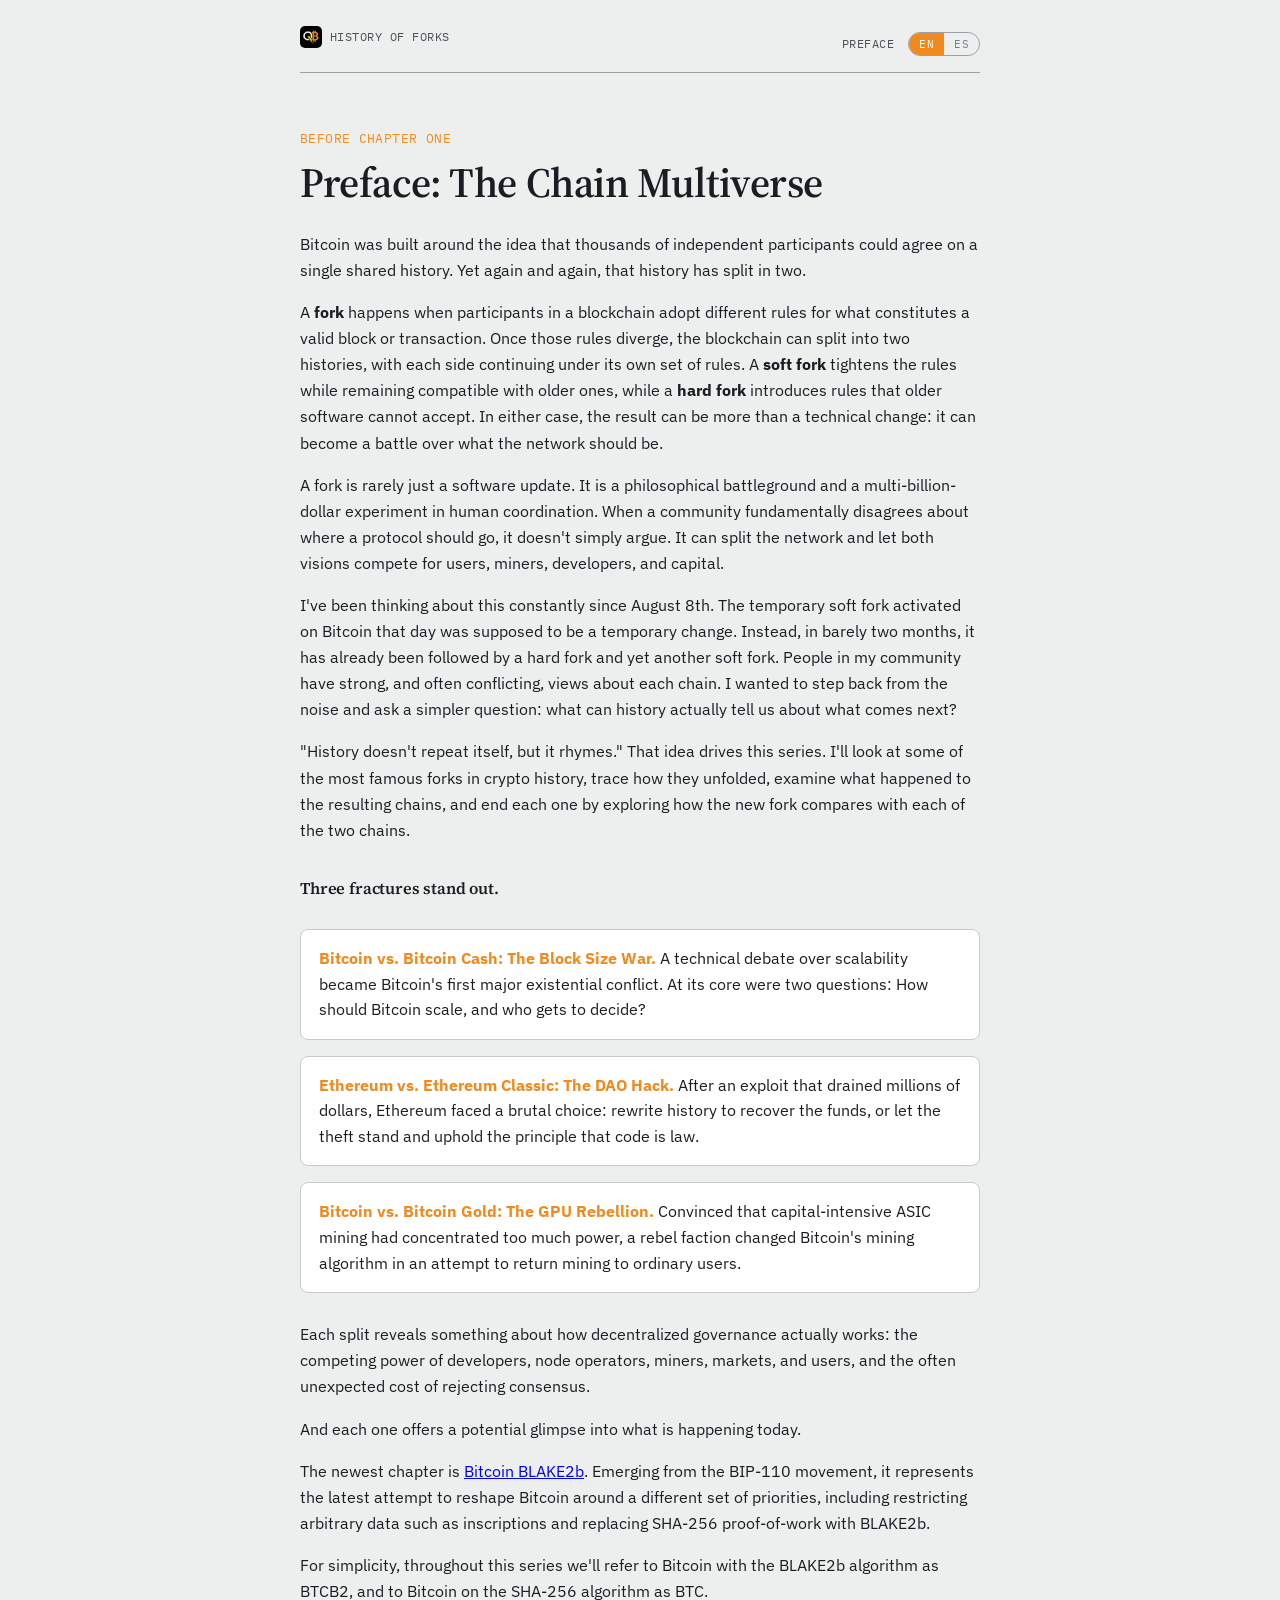
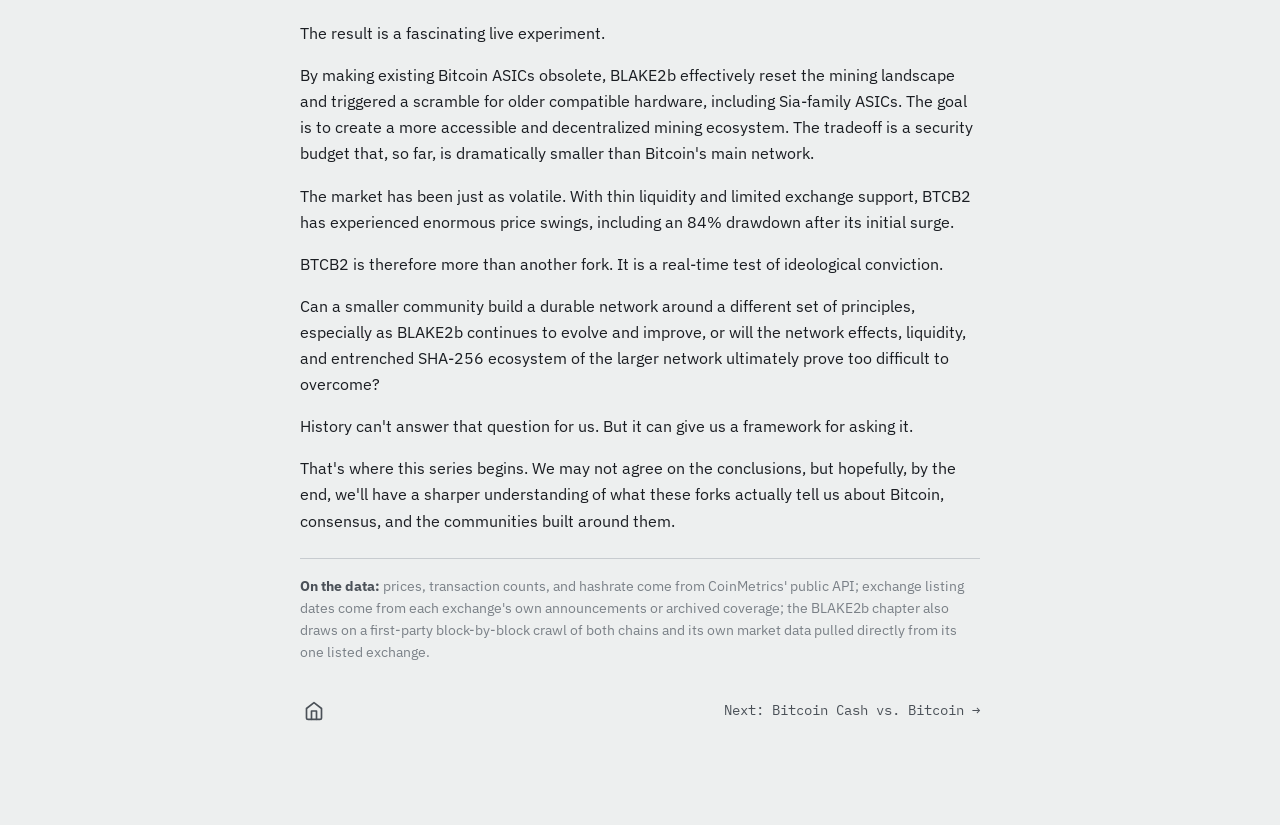
<file: preface.html>
<!DOCTYPE html>
<html lang="en">
<head>
<meta charset="UTF-8">
<meta name="viewport" content="width=device-width, initial-scale=1.0">
<link rel="icon" type="image/png" href="assets/quantbitcoin-logo-rounded.png">
<title>Preface: The Chain Multiverse</title>
<meta name="description" content="Why this series exists and how to read it.">
<link rel="preconnect" href="https://fonts.googleapis.com">
<link rel="preconnect" href="https://fonts.gstatic.com" crossorigin>
<link href="https://fonts.googleapis.com/css2?family=Source+Serif+4:opsz,wght@8..60,400;8..60,600&family=IBM+Plex+Sans:ital,wght@0,400;0,600;1,400&family=IBM+Plex+Mono:wght@400;600&display=swap" rel="stylesheet">
<style>
  :root{
    color-scheme: light dark;
    --bg:#EDEFEF; --panel:#FFFFFF; --ink:#1A1D22; --ink-soft:#4B5158; --ink-mute:#7A8087;
    --rule:#C7CBCF; --rule-strong:#9AA0A6; --accent:#F08A1E;
  }
  @media (prefers-color-scheme: dark){
    :root:not([data-theme="light"]){
      --bg:#14161B; --panel:#1B1E24; --ink:#EDECE6; --ink-soft:#A8ADB4; --ink-mute:#787E86;
      --rule:#33373E; --rule-strong:#4A4F57; --accent:#F08A1E;
    }
  }
  :root[data-theme="dark"]{
    --bg:#14161B; --panel:#1B1E24; --ink:#EDECE6; --ink-soft:#A8ADB4; --ink-mute:#787E86;
    --rule:#33373E; --rule-strong:#4A4F57; --accent:#F08A1E;
  }
  *{box-sizing:border-box;}
  html,body{margin:0;padding:0;}
  body{background:var(--bg); color:var(--ink); font-family:'IBM Plex Sans',sans-serif; line-height:1.6; -webkit-font-smoothing:antialiased;}
  .wrap{max-width:720px; margin:0 auto; padding:0 20px 100px;}
  h1{font-family:'Source Serif 4',serif; font-weight:600; letter-spacing:-0.01em; margin:0; text-wrap:balance;}
  header.masthead{
    display:flex; justify-content:space-between; align-items:baseline; gap:10px; flex-wrap:wrap;
    padding:26px 0 16px; border-bottom:1px solid var(--rule-strong);
    font-family:'IBM Plex Mono',monospace; font-size:0.78rem; letter-spacing:0.04em;
    color:var(--ink-soft); text-transform:uppercase;
  }
  header.masthead a{color:inherit; text-decoration:none;}
  header.masthead a:hover{color:var(--accent);}
  .masthead-brand{display:inline-flex; align-items:center; gap:8px;}
  .brand-logo{width:22px; height:22px; border-radius:5px; display:block;}
  .masthead-right{display:flex; align-items:center; gap:14px;}
  .lang-toggle{display:flex; border:1px solid var(--rule-strong); border-radius:20px; overflow:hidden;}
  .lang-toggle button{
    font-family:'IBM Plex Mono',monospace; font-size:0.7rem; letter-spacing:0.04em;
    padding:4px 10px; border:none; background:transparent; color:var(--ink-mute);
    cursor:pointer; text-transform:uppercase;
  }
  .lang-toggle button.active{background:var(--accent); color:#fff;}
  .hero{padding:56px 0 24px;}
  .hero .eyebrow{font-family:'IBM Plex Mono',monospace; font-size:0.8rem; color:var(--accent); letter-spacing:0.03em; margin-bottom:10px;}
  .hero h1{font-size:clamp(1.8rem,4.4vw,2.6rem); line-height:1.14;}
  .hero p{color:var(--ink-soft); font-size:1.05rem; margin-top:16px;}
  .placeholder-box{
    border:1.5px dashed var(--rule-strong); border-radius:8px; padding:22px;
    color:var(--ink-mute); font-style:italic; max-width:58ch; margin-top:8px;
  }
  .body-copy p{margin:0 0 16px; font-size:1.02rem;}
  .body-copy p:last-child{margin-bottom:0;}
  .schisms-lead{
    font-family:'Source Serif 4',serif; font-weight:600; font-size:1.35rem;
    letter-spacing:-0.01em; margin:32px 0 4px !important;
  }
  .schisms{margin:28px 0; display:flex; flex-direction:column; gap:16px;}
  .schisms .schism{
    background:var(--panel); border:1px solid var(--rule); border-radius:8px;
    padding:16px 18px;
  }
  .schisms .schism strong{color:var(--accent);}
  .schisms .schism a{color:inherit; text-decoration:none;}
  .schisms .schism a:hover strong{text-decoration:underline;}
  .data-note{
    margin-top:24px !important; padding-top:16px; border-top:1px solid var(--rule);
    font-size:0.86rem !important; color:var(--ink-mute);
  }
  .data-note strong{color:var(--ink-soft);}
  .back-link{
    display:inline-block; font-family:'IBM Plex Mono',monospace;
    font-size:0.85rem; color:var(--ink-soft); text-decoration:none;
  }
  .back-link:hover{color:var(--accent);}
  .chapter-nav{
    display:flex; justify-content:space-between; align-items:center;
    margin-top:34px; flex-wrap:wrap; gap:12px;
  }
  .home-link{display:inline-flex; align-items:center; padding:4px;}
  .home-link svg{width:20px; height:20px; fill:none; stroke:currentColor; stroke-width:2; stroke-linecap:round; stroke-linejoin:round; display:block;}
</style>
</head>
<body>
<div class="wrap">

  <header class="masthead">
    <a href="index.html" class="masthead-brand"><img src="assets/quantbitcoin-logo.png" alt="QuantBitcoin logo" class="brand-logo"><span id="brand-name">History of Forks</span></a>
    <div class="masthead-right">
      <div id="masthead-label">Preface</div>
      <div class="lang-toggle" role="group" aria-label="Language">
        <button type="button" class="active" data-lang="en">EN</button>
        <button type="button" data-lang="es">ES</button>
      </div>
    </div>
  </header>

  <div class="hero">
    <div class="eyebrow" id="eyebrow">BEFORE CHAPTER ONE</div>
    <h1 id="h1t">Preface: The Chain Multiverse</h1>
  </div>

  <div class="body-copy">
    <p id="p1">Bitcoin was built around the idea that thousands of independent participants could agree on a single shared history. Yet again and again, that history has split in two.</p>
    <p id="p1b">A <strong>fork</strong> happens when participants in a blockchain adopt different rules for what constitutes a valid block or transaction. Once those rules diverge, the blockchain can split into two histories, with each side continuing under its own set of rules. A <strong>soft fork</strong> tightens the rules while remaining compatible with older ones, while a <strong>hard fork</strong> introduces rules that older software cannot accept. In either case, the result can be more than a technical change: it can become a battle over what the network should be.</p>
    <p id="p2">A fork is rarely just a software update. It is a philosophical battleground and a multi-billion-dollar experiment in human coordination. When a community fundamentally disagrees about where a protocol should go, it doesn't simply argue. It can split the network and let both visions compete for users, miners, developers, and capital.</p>
    <p id="p3">I've been thinking about this constantly since August 8th. The temporary soft fork activated on Bitcoin that day was supposed to be a temporary change. Instead, in barely two months, it has already been followed by a hard fork and yet another soft fork. People in my community have strong, and often conflicting, views about each chain. I wanted to step back from the noise and ask a simpler question: what can history actually tell us about what comes next?</p>
    <p id="p4">"History doesn't repeat itself, but it rhymes." That idea drives this series. I'll look at some of the most famous forks in crypto history, trace how they unfolded, examine what happened to the resulting chains, and end each one by exploring how the new fork compares with each of the two chains.</p>

    <p class="schisms-lead" id="schisms-lead">Three fractures stand out.</p>

    <div class="schisms">
      <div class="schism" id="schism1"><a href="bch-vs-btc.html"><strong>Bitcoin vs. Bitcoin Cash: The Block Size War.</strong></a> A technical debate over scalability became Bitcoin's first major existential conflict. At its core were two questions: How should Bitcoin scale, and who gets to decide?</div>
      <div class="schism" id="schism2"><a href="eth-vs-etc.html"><strong>Ethereum vs. Ethereum Classic: The DAO Hack.</strong></a> After an exploit that drained millions of dollars, Ethereum faced a brutal choice: rewrite history to recover the funds, or let the theft stand and uphold the principle that code is law.</div>
      <div class="schism" id="schism3"><a href="btg-vs-btc.html"><strong>Bitcoin vs. Bitcoin Gold: The GPU Rebellion.</strong></a> Convinced that capital-intensive ASIC mining had concentrated too much power, a rebel faction changed Bitcoin's mining algorithm in an attempt to return mining to ordinary users.</div>
    </div>

    <p id="p5">Each split reveals something about how decentralized governance actually works: the competing power of developers, node operators, miners, markets, and users, and the often unexpected cost of rejecting consensus.</p>

    <p id="p6">And each one offers a potential glimpse into what is happening today.</p>

    <p id="p7">The newest chapter is <a href="blake2b-retrospective.html">Bitcoin BLAKE2b</a>. Emerging from the BIP-110 movement, it represents the latest attempt to reshape Bitcoin around a different set of priorities, including restricting arbitrary data such as inscriptions and replacing SHA-256 proof-of-work with BLAKE2b.</p>

    <p id="p7n">For simplicity, throughout this series we'll refer to Bitcoin with the BLAKE2b algorithm as BTCB2, and to Bitcoin on the SHA-256 algorithm as BTC.</p>
    <p id="p8">The result is a fascinating live experiment.</p>

    <p id="p9">By making existing Bitcoin ASICs obsolete, BLAKE2b effectively reset the mining landscape and triggered a scramble for older compatible hardware, including Sia-family ASICs. The goal is to create a more accessible and decentralized mining ecosystem. The tradeoff is a security budget that, so far, is dramatically smaller than Bitcoin's main network.</p>

    <p id="p10">The market has been just as volatile. With thin liquidity and limited exchange support, BTCB2 has experienced enormous price swings, including an 84% drawdown after its initial surge.</p>

    <p id="p11">BTCB2 is therefore more than another fork. It is a real-time test of ideological conviction.</p>

    <p id="p12">Can a smaller community build a durable network around a different set of principles, especially as BLAKE2b continues to evolve and improve, or will the network effects, liquidity, and entrenched SHA-256 ecosystem of the larger network ultimately prove too difficult to overcome?</p>

    <p id="p13">History can't answer that question for us. But it can give us a framework for asking it.</p>

    <p id="p14">That's where this series begins. We may not agree on the conclusions, but hopefully, by the end, we'll have a sharper understanding of what these forks actually tell us about Bitcoin, consensus, and the communities built around them.</p>

    <p class="data-note" id="datanote"><strong>On the data:</strong> prices, transaction counts, and hashrate come from CoinMetrics' public API; exchange listing dates come from each exchange's own announcements or archived coverage; the BLAKE2b chapter also draws on a first-party block-by-block crawl of both chains and its own market data pulled directly from its one listed exchange.</p>
  </div>

  <div class="chapter-nav">
    <a class="back-link home-link" href="index.html" aria-label="Go to History of Forks">
      <svg viewBox="0 0 24 24"><path d="M3 9l9-7 9 7v11a2 2 0 0 1-2 2H5a2 2 0 0 1-2-2z"></path><polyline points="9 22 9 12 15 12 15 22"></polyline></svg>
    </a>
    <a class="back-link" href="bch-vs-btc.html" id="nextlink">Next: Bitcoin Cash vs. Bitcoin &rarr;</a>
  </div>

</div>
<script>
(function(){
  var IDS = ['eyebrow','h1t','masthead-label','p1','p1b','p2','p3','p4','schisms-lead',
    'schism1','schism2','schism3','p5','p6','p7','p7n','p8','p9','p10','p11','p12','p13','p14',
    'datanote','brand-name','nextlink'];

  var EN = {};
  IDS.forEach(function(id){
    var el = document.getElementById(id);
    if(el) EN[id] = el.innerHTML;
  });

  var ES = {
    'eyebrow': 'ANTES DEL CAPÍTULO UNO',
    'h1t': 'Prólogo: El Multiverso de Cadenas',
    'masthead-label': 'Prólogo',
    'p1': 'Bitcoin se construyó sobre la idea de que miles de participantes independientes podían ponerse de acuerdo sobre una única historia compartida. Sin embargo, una y otra vez, esa historia se ha dividido en dos.',
    'p1b': 'Un <strong><em>fork</em></strong> ocurre cuando los participantes de una <em>blockchain</em> adoptan reglas diferentes sobre qué bloques o transacciones son válidos. Cuando esas reglas divergen, la <em>blockchain</em> puede dividirse en dos historias, y cada lado continúa bajo su propio conjunto de reglas. Un <strong><em>soft fork</em></strong> modifica las reglas de forma compatible con el software anterior, mientras que un <strong><em>hard fork</em></strong> introduce reglas que el software anterior ya no puede aceptar. En ambos casos, lo que comienza como un cambio técnico puede convertirse en una disputa sobre hacia dónde debería ir la red.',
    'p2': 'Un <em>fork</em> rara vez es solo una actualización de software. Es un campo de batalla filosófico y un experimento multimillonario de coordinación humana. Cuando una comunidad discrepa fundamentalmente sobre el rumbo que debería tomar un protocolo, no se limita a discutir. Puede dividir la red y dejar que ambas visiones compitan por usuarios, mineros, desarrolladores y capital.',
    'p3': 'He estado pensando constantemente en esto desde el 8 de agosto. El <em>soft fork</em> temporal activado en Bitcoin ese día estaba pensado como un cambio temporal. Sin embargo, en apenas dos meses, ya ha sido seguido por un <em>hard fork</em> y por otro <em>soft fork</em>. En mi comunidad hay opiniones firmes, y a menudo enfrentadas, sobre cada una de estas cadenas. Quería alejarme por un momento del ruido y hacerme una pregunta más sencilla: ¿qué puede enseñarnos realmente la historia sobre lo que viene?',
    'p4': '"La historia no se repite, pero rima". Esa idea guía esta serie. Voy a recorrer algunos de los <em>forks</em> más importantes de la historia de las criptomonedas, seguir cómo se desarrollaron, examinar qué ocurrió con las cadenas resultantes y terminar cada uno explorando cómo el nuevo <em>fork</em> se compara con cada una de las dos cadenas.',
    'schisms-lead': 'Tres fracturas destacan.',
    'schism1': '<a href="bch-vs-btc.html"><strong>Bitcoin vs. Bitcoin Cash: La Guerra del Tamaño de Bloque.</strong></a> Un debate técnico sobre escalabilidad se convirtió en el primer gran conflicto existencial de Bitcoin. En su núcleo había dos preguntas: ¿cómo debía escalar Bitcoin, y quién tenía el derecho a decidirlo?',
    'schism2': '<a href="eth-vs-etc.html"><strong>Ethereum vs. Ethereum Classic: El Hackeo de The DAO.</strong></a> Tras un <em>exploit</em> que drenó millones de dólares, Ethereum enfrentó una decisión brutal: reescribir la historia para recuperar los fondos, o dejar que el robo se mantuviera y defender el principio de que el código es ley.',
    'schism3': '<a href="btg-vs-btc.html"><strong>Bitcoin vs. Bitcoin Gold: La Rebelión de las GPU.</strong></a> Convencidos de que la minería con ASIC, intensiva en capital, había concentrado demasiado poder, los rebeldes cambiaron el algoritmo de minería de Bitcoin en un intento de devolver la minería a los usuarios comunes.',
    'p5': 'Cada división revela algo sobre cómo funciona realmente la gobernanza descentralizada: el poder en disputa entre los desarrolladores, operadores de nodos, mineros, mercados y usuarios, y el costo, a menudo inesperado, de rechazar el consenso.',
    'p6': 'Y cada una ofrece un posible vistazo de lo que está ocurriendo hoy.',
    'p7': 'El capítulo más reciente es <a href="blake2b-retrospective.html">Bitcoin BLAKE2b</a>. Surgido del movimiento BIP-110, representa el intento más reciente de remodelar Bitcoin en torno a un conjunto distinto de prioridades, incluida la restricción de datos arbitrarios como las inscripciones y la sustitución de la prueba de trabajo SHA-256 por BLAKE2b.',
    'p7n': 'Por simplicidad, a lo largo de esta serie nos referiremos a Bitcoin con el algoritmo BLAKE2b como BTCB2, y a Bitcoin con el algoritmo SHA-256 como BTC.',
    'p8': 'El resultado es un fascinante experimento en vivo.',
    'p9': 'Al volver obsoletos los ASIC existentes de Bitcoin, BLAKE2b reinició de hecho el panorama minero y desató una carrera por hardware compatible más antiguo, incluidos los ASIC de la familia Sia. El objetivo es crear un ecosistema de minería más accesible y descentralizado. La contrapartida es un presupuesto de seguridad que, por ahora, es drásticamente menor que el de la red principal de Bitcoin.',
    'p10': 'El mercado ha sido igual de volátil. Con poca liquidez y un respaldo limitado de los <em>exchanges</em>, BTCB2 ha experimentado enormes oscilaciones de precio, incluida una caída del 84% tras su repunte inicial.',
    'p11': 'BTCB2 es, por lo tanto, algo más que otro <em>fork</em>. Es una prueba en tiempo real de convicción ideológica.',
    'p12': '¿Puede una comunidad más pequeña construir una red duradera en torno a un conjunto distinto de principios, especialmente a medida que BLAKE2b continúa evolucionando y mejorando, o los efectos de red, la liquidez y el ecosistema SHA-256 ya consolidado de la red más grande resultarán, al final, demasiado difíciles de superar?',
    'p13': 'La historia no puede responder esa pregunta por nosotros. Pero puede darnos un marco para plantearla.',
    'p14': 'Ahí es donde comienza esta serie. Puede que no estemos de acuerdo en las conclusiones, pero espero que, al final, tengamos una comprensión más clara de lo que estos <em>forks</em> realmente nos dicen sobre Bitcoin, el consenso y las comunidades construidas a su alrededor.',
    'datanote': '<strong>Sobre los datos:</strong> los precios, el número de transacciones y el <em>hashrate</em> provienen de la API pública de CoinMetrics; las fechas de listado en <em>exchanges</em> provienen de los anuncios de cada <em>exchange</em> o de coberturas de prensa archivadas; el capítulo de BLAKE2b también se basa en un rastreo propio, bloque por bloque, de ambas cadenas, y en sus propios datos de mercado obtenidos directamente de su único <em>exchange</em> listado.',
    'nextlink': 'Siguiente: Bitcoin Cash vs. Bitcoin &rarr;',
    'brand-name': 'Una historia de Forks'
  };

  var META = {
    en: {title:'Preface: The Chain Multiverse', desc:"Why this series exists and how to read it."},
    es: {title:'Prólogo: El Multiverso de Cadenas', desc:'Por qué existe esta serie y cómo leerla.'}
  };

  function applyLang(lang){
    var dict = lang === 'es' ? ES : EN;
    IDS.forEach(function(id){
      var el = document.getElementById(id);
      if(el && dict[id] != null) el.innerHTML = dict[id];
    });
    document.title = META[lang].title;
    var metaDesc = document.querySelector('meta[name="description"]');
    if(metaDesc) metaDesc.setAttribute('content', META[lang].desc);
    document.documentElement.lang = lang;
    document.querySelectorAll('.lang-toggle button').forEach(function(b){
      b.classList.toggle('active', b.dataset.lang === lang);
    });
    try{ localStorage.setItem('site-lang', lang); }catch(e){}
  }

  document.querySelectorAll('.lang-toggle button').forEach(function(b){
    b.addEventListener('click', function(){ applyLang(b.dataset.lang); });
  });

  var saved = null;
  try{ saved = localStorage.getItem('site-lang'); }catch(e){}
  if(saved === 'es') applyLang('es');
})();
</script>
</body>
</html>
</file>
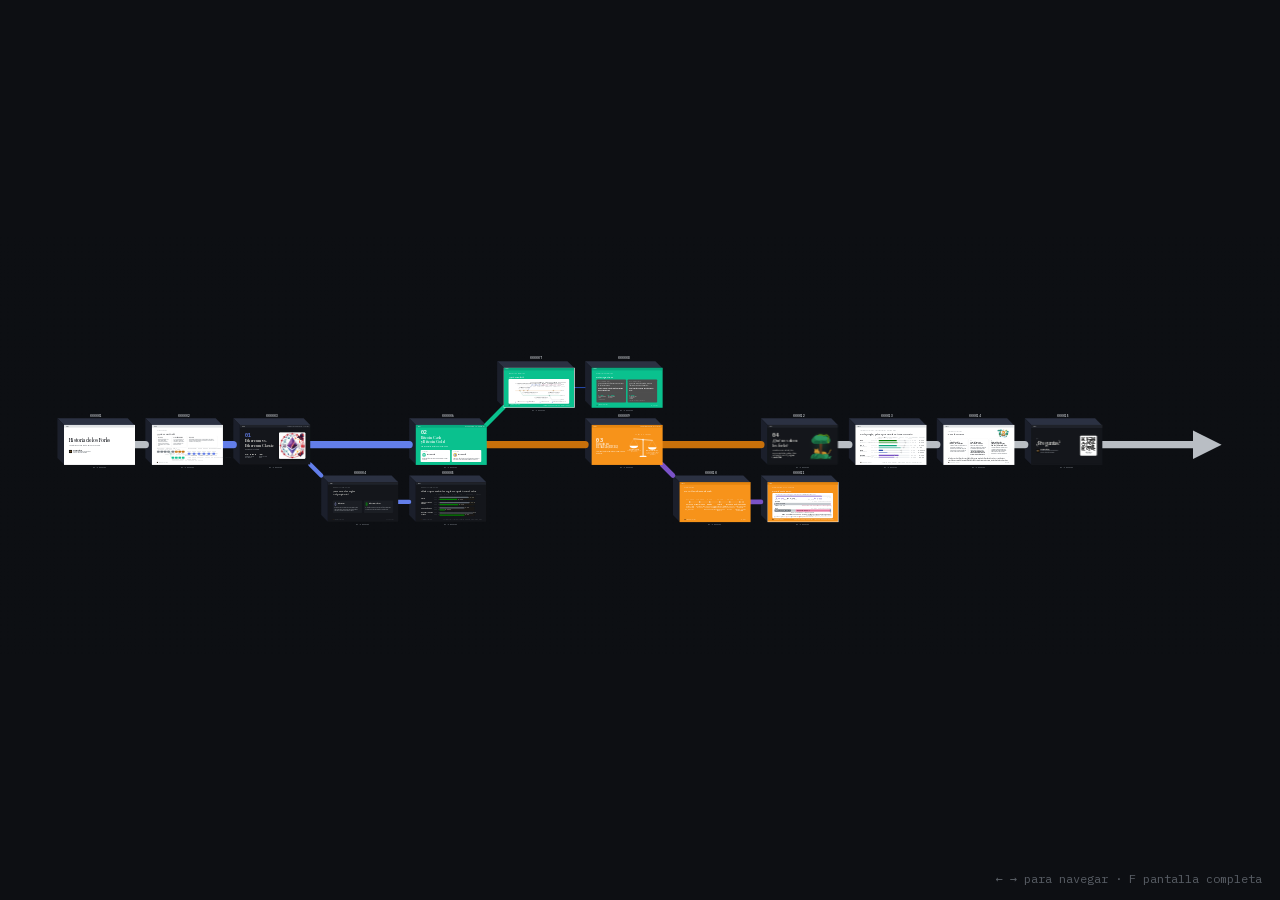
<file: presentacion/presentacion-corto.html>
<!doctype html>
<html lang="es">
<head>
<meta charset="utf-8">
<meta name="viewport" content="width=device-width, initial-scale=1">
<title>Historia de los Forks</title>
<link rel="icon" href="quantbitcoin-logo-rounded.png">
<link href="fonts/fonts.css" rel="stylesheet">
<style>
  /* Slides are drawn on a fixed 1600x900 canvas and scaled to the window. */
  :root{
    --bg:#EDEFEF; --panel:#FFFFFF; --ink:#1A1D22; --ink-soft:#4B5158; --ink-mute:#7A8087; --rule:#D9DCDF;
    --dark:#14161B; --dark-panel:#1B1E24; --dark-ink:#EDECE6; --dark-soft:#A8ADB4;
    --brand-orange:#F08A1E; --brand-yellow:#FDCA1E; --neutral:#B9BEC4;
    --btc:#C8700A; --eth:#627EEA; --etc:#008000; --bch:#0AC18E; --btg:#2A4DB0; --b2:#7A52C7; --ins:#2a78d6;
  }
  *{box-sizing:border-box; margin:0;}
  html,body{height:100%; background:#0D0F13; overflow:hidden;}
  body{font-family:'IBM Plex Sans',sans-serif; color:var(--ink); -webkit-font-smoothing:antialiased;}
  h1,h2,h3{font-family:'Source Serif 4',serif; font-weight:600; letter-spacing:-0.015em; text-wrap:balance;}
  .mono{font-family:'IBM Plex Mono',monospace;}

  .stage{position:fixed; inset:0; display:flex; align-items:center; justify-content:center;}
  .deck{position:relative; width:1600px; height:900px; flex-shrink:0; transform-origin:center center;}
  /* One continuous canvas (the world). Every slide is a block placed on it for good; only the camera moves.
     The camera is the world's transform: translate(800,450) scale(s) translate(-cx,-cy). */
  /* --k = 1 / camera zoom, so chain strokes and overview labels keep a steady on-screen size when zoomed out */
  @property --k{syntax:'<number>'; inherits:true; initial-value:1;}
  .world{position:absolute; left:0; top:0; transform-origin:0 0; will-change:transform; transition:--k 1.6s ease-in-out;}
  .world.overview .slide{opacity:1;}
  .world-chain .wire{opacity:0; transition:opacity .9s ease;}
  .world.overview .world-chain .wire{opacity:1;}
  .world-chain .links{transition:opacity .9s ease;}
  .world.overview .world-chain .links{opacity:0;}
  .world-chain .lbl{font-family:'IBM Plex Mono',monospace; font-weight:600; opacity:0; transition:opacity .8s ease .9s;}
  .world.overview .world-chain .lbl.on{opacity:1;}

  /* charts build when the camera arrives (--arrive = flight time), then stay built */
  .slide .draw{stroke-dasharray:1; stroke-dashoffset:1;}
  .slide .appear{opacity:0;}
  .slide .grow-x{transform-box:fill-box; transform-origin:left center; transform:scaleX(0);}
  .slide.play .draw{animation:draw 1.8s cubic-bezier(.4,0,.2,1) var(--arrive, 0ms) forwards;}
  .slide.play .appear{animation:fadein .6s ease calc(var(--arrive, 0ms) + 1.6s) forwards;}
  .slide.play .grow-x{animation:growx 1.1s cubic-bezier(.3,.7,.2,1) var(--arrive, 0ms) forwards;}
  .slide.played .draw, .world.overview .slide .draw{stroke-dashoffset:0; animation:none;}
  .slide.played .appear, .world.overview .slide .appear{opacity:1; animation:none;}
  .slide.played .grow-x, .world.overview .slide .grow-x{transform:none; animation:none;}
  @keyframes fadein{to{opacity:1;}}
  @keyframes growx{to{transform:scaleX(1);}}
  .world-chain{position:absolute; left:0; top:0; overflow:visible; pointer-events:none;}
  .slide{position:absolute; width:1600px; height:900px; padding:90px 110px 80px; background:#fff; display:flex; flex-direction:column;
    opacity:.28; transition:opacity .7s ease;}
  .slide.active{opacity:1;}
  .slide.dark{outline:2px solid #2A2E36;}
  /* slides 7-9: Bitcoin Cash's own #0AC18E as the background, with dark text and darker series colors */
  .slide.bch{background:#0AC18E; outline:none; --bch:#053B2C; --btg:#1B2F7A; color:#fff;}
  .bch .kicker, .bch .foot, .bch .lede, .bch .stat .l{color:#fff;}
  .bch .bhead{background:#08A97F; border-color:#078F6C; color:rgba(255,255,255,.85);}
  .bch .bhead b, .bch .bhead .meta{color:#fff;}
  .bch .grid{stroke:rgba(255,255,255,.28);}
  .bch .tick, .bch .marklab{fill:#fff;}
  .bch .mark{stroke:rgba(255,255,255,.75);}
  .bch .num span{color:#fff !important;}
  .bch .accent{position:relative; padding-left:34px;}
  .bch .accent::before{content:''; position:absolute; left:4px; top:6px; bottom:6px; width:12px; border-radius:6px; background:var(--c); box-shadow:0 0 0 3px #fff;}
  /* slide 8: the fork timeline from btg-vs-btc.html, on a white panel */
  .tlpanel{--tl-btc:#C8700A; --tl-bch:#07875F; --btg:#2A4DB0; --btg2:#8E3F6E; --rule-strong:#9AA0A6; --ink-mute:#7A8087;}
  .tl-link{fill:none; stroke-width:2;}
  .tl-link.btc{stroke:var(--tl-btc);} .tl-link.bch{stroke:var(--tl-bch);} .tl-link.bsv{stroke:var(--ink-mute);}
  .tl-link.btg{stroke:var(--btg);} .tl-link.btg2{stroke:var(--btg2);}
  .tl-node.btc{fill:var(--tl-btc);} .tl-node.bch{fill:var(--tl-bch);}
  .tl-ring{fill:none; stroke:var(--ink-soft); stroke-width:1.5;}
  .tl-pointer{stroke:var(--rule-strong); stroke-width:1;}
  .tl-line-label{font-family:'IBM Plex Mono',monospace; font-size:13.5px; font-weight:600; fill:var(--ink-soft);}
  .tl-callout{fill:#fff; stroke:var(--rule-strong); stroke-width:1;}
  .tl-callout-text{font-family:'IBM Plex Sans',sans-serif; font-size:12.5px; font-weight:600; fill:var(--ink);}
  .tl-callout-date{font-family:'IBM Plex Mono',monospace; font-size:10.5px; fill:var(--ink-mute);}
  .timeline-stem{stroke:var(--rule-strong); stroke-width:1;}
  .timeline-label{font-family:'IBM Plex Mono',monospace; font-size:13px; font-weight:600; fill:var(--ink);}
  .timeline-date{font-family:'IBM Plex Mono',monospace; font-size:11.5px; fill:var(--ink-soft);}
  .timeline-marker{fill:var(--btg); stroke:#fff; stroke-width:2;}
  .timeline-marker.seg2{fill:var(--btg2);}
  .timeline-marker.delist{fill:#fff; stroke:var(--btg); stroke-width:2;}
  .timeline-marker.delist.seg2{fill:#fff; stroke:var(--btg2);}
  .timeline-marker.attack{fill:var(--btg); stroke:#fff; stroke-width:2;}
  .timeline-marker.attack.seg2{fill:var(--btg2);}
  /* slide 8's chart sits on a white panel, with #4D4D4D letters */
  .bch .panel{background:#fff; border-radius:18px; padding:22px 26px 14px; display:flex; box-shadow:0 8px 24px rgba(0,0,0,.12);}
  .bch .panel .tick, .bch .panel .marklab, .bch .panel .endlab{fill:#4D4D4D;}
  .bch .panel .grid{stroke:rgba(77,77,77,.18);}
  .bch .panel .mark{stroke:rgba(77,77,77,.6);}
  .bch .card h3{color:var(--ink);}                      /* slide 7's cards stay white, so their text stays dark */
  .bch .card.gray{background:#4D4D4D; box-shadow:none;}  /* slide 9's cards */
  .retro{display:grid; grid-template-columns:1fr 1fr; gap:34px; margin:auto 0;}
  .retro .card{padding:38px 42px;}
  .retro .date{font-size:20px; letter-spacing:.08em;}
  .bch .retro .card p{font-size:34px; line-height:1.35; color:#E6E6E6; margin:0;}
  .bch .retro .card p.want{margin-top:18px;}
  .bch .retro .card p.but{margin-top:20px; color:#fff; font-weight:600;}
  .bch .retro .card p{font-size:30px;}
  .retro-stats{display:flex; gap:40px; margin-top:30px; padding-top:24px; border-top:1px solid rgba(255,255,255,.18);}
  .retro-stats div{display:flex; flex-direction:column;}
  .retro-stats b{font-family:'IBM Plex Mono',monospace; font-size:52px; font-weight:600; color:#0AC18E; line-height:1;}
  .retro-stats span{font-size:18px; color:#E6E6E6; margin-top:8px; max-width:16ch; line-height:1.3;}
  .retro-when{font-family:'IBM Plex Mono',monospace; font-size:15px; color:#BDBDBD; margin-top:16px; letter-spacing:.04em;}
  .bch .card.gray h3{color:#fff;} .bch .card.gray p{color:#E6E6E6;} .bch .card.gray .date{color:#BDBDBD;}
  /* slides 1-3: plain white */
  .slide.white{background:#fff;}
  .white.cover .sub{color:var(--ink-soft);}
  .white.cover .who b{color:var(--ink);}
  .white.cover .who span{color:var(--ink-soft);}
  .closing{display:grid; grid-template-columns:1fr 380px; gap:90px; align-items:center;}
  .closing .quote{font-size:44px;}
  .closing .sub{font-size:28px;}
  .closing .qrbox span{font-size:15px; white-space:nowrap;}
  .qa h1{font-size:150px;}
  .qa-grid{display:grid; grid-template-columns:1fr 380px; gap:90px; align-items:center;}
  .qa .qrbox{background:#fff; border-color:#fff;}
  .series{display:grid; grid-template-columns:1fr 400px; gap:90px; align-items:center; margin-top:10px;}
  .chapters{display:flex; flex-direction:column; gap:34px;}
  .chap{display:flex; align-items:center; gap:30px;}
  .chap i{width:12px; align-self:stretch; border-radius:6px;}
  .chap h3{font-size:46px; line-height:1.12; margin-top:4px;}
  .chap span{display:block; font-family:'IBM Plex Mono',monospace; font-size:22px; letter-spacing:.06em; text-transform:uppercase; color:var(--ink-mute);}
  .qrbox{background:#fff; border:1px solid var(--rule); border-radius:22px; padding:34px 34px 28px; text-align:center; box-shadow:0 8px 24px rgba(0,0,0,.06);}
  .qrbox .qr{width:100%; display:block;}
  .qrbox p{font-size:24px; margin-top:22px; color:var(--ink);}
  .qrbox span{display:block; font-family:'IBM Plex Mono',monospace; font-size:17px; color:var(--ink-mute); margin-top:8px;}
  .eth-hero{display:grid; grid-template-columns:1fr 600px; gap:64px; align-items:center;}
  .eth-hero .num{font-size:100px;}
  .eth-hero h2{font-size:78px; max-width:none; margin-top:6px;}
  .eth-hero .lede{font-size:30px; margin-top:20px;}
  .eth-hero .stats{gap:32px;}
  .eth-hero .stat .n{font-size:54px;}
  .eth-hero .stat .l{font-size:21px; margin-top:12px; max-width:17ch;}
  .hackimg{margin:0; width:600px; height:600px; border-radius:22px; overflow:hidden; background:#fff; box-shadow:0 20px 50px rgba(0,0,0,.5);}
  .hackimg img{width:100%; height:100%; object-fit:contain; display:block;}
  /* slides 10-13 (BTCB2): Bitcoin orange for now, white text; slide 13's chart on a white panel */
  .scale-hero{display:grid; grid-template-columns:1fr 640px; gap:50px; align-items:center;}
  .slide.divider .scale-hero h2{font-size:68px; max-width:none; margin-top:6px;}
  .scale-hero .lede{font-size:30px;}
  .scale-hero svg{width:100%; height:auto;}
  .slide.btcb2{background:#F7931A; color:#fff; outline:none;}
  .btcb2 .kicker, .btcb2 .foot, .btcb2 .lede, .btcb2 .stat .l{color:#fff;}
  .btcb2 .num, .btcb2 .stat .n{color:#fff !important;}
  .btcb2 .bhead{background:#E5850F; border-color:#CF770B; color:rgba(255,255,255,.85);}
  .btcb2 .bhead b, .btcb2 .bhead .meta{color:#fff;}
  .btcb2 #b2-timeline text{fill:#fff;}
  .btcb2 #b2-timeline line{stroke:rgba(255,255,255,.55);}
  .btcb2 #b2-timeline path{fill:rgba(255,255,255,.85);}
  .btcb2 #b2-timeline circle{fill:#fff; stroke:#CF770B;}
  .btcb2 .panel{background:#fff; border-radius:18px; padding:22px 28px 16px; display:flex; box-shadow:0 8px 24px rgba(0,0,0,.12);}
  /* slide 15: title with the small Bitcoin-ship illustration (bitcoin_ship_small.png, from bitcoin_ship.png) */
  .lessons-head{display:flex; align-items:center; justify-content:space-between; gap:40px; margin-top:-30px;}
  .lessons-head img{height:200px; width:auto; display:block;}
  /* slide 15: four lessons */
  .lessons{display:grid; grid-template-columns:repeat(3,1fr); gap:26px; margin:14px 0 auto;}
  .lessons .card{padding:34px 34px;}
  .lessons .card h3{font-size:29px;}
  .lessons .card p{font-size:22px;}
  .lessons .card .proof{font-family:'IBM Plex Mono',monospace; font-size:17px; color:var(--ink-mute); margin-top:16px; padding-top:12px; border-top:1px solid var(--rule);}
  .lessons .peaks{margin:12px 0 0; padding-left:26px; font-size:25px; line-height:1.45; color:var(--ink-soft);}
  .lessons .peaks li{margin-top:6px;}
  /* slide 5: official logos beside each name (Ethereum icon; Ethereum Classic from its Media_Kit, flat green logo) */
  .logohead{display:flex; align-items:center; gap:24px; margin-bottom:18px;}
  .logohead img{height:92px; width:auto; display:block;}
  .divider .logohead img{height:84px;}
  .logohead h3{margin:0;}
  /* slide 13: dangers of the jungle (jaguar hiding by the tree, snake on its branch), inline SVG */
  .jungle-hero{display:grid; grid-template-columns:1fr 560px; gap:40px; align-items:center;}
  .jungle-hero .quote{font-size:40px;}
  .danger{width:100%; height:auto; display:block;}
  .danger .dg-eye{animation:blink 5s infinite; transform-box:fill-box; transform-origin:center;}
  .danger .dg-tongue{animation:flick 2.6s infinite;}
  @keyframes blink{0%,46%,50%,100%{transform:scaleY(1);} 48%{transform:scaleY(.1);}}
  @keyframes flick{0%,70%,100%{opacity:0;} 75%,90%{opacity:1;}}
  .slide.eth{background:#12100B; outline-color:#2A2620;}
  .eth .bhead{background:#1B1813; border-color:#2A2620;}
  .eth .card{background:#1B1813; border-color:#2A2620;}
  .dark .grid{stroke:#2A2620;}
  .dark .marklab{fill:#A8ADB4;}
  .dark .mark{stroke:#6C727A;}
  .slide{padding-top:122px;}
  /* every slide is a block: a header with its number, its hash and the previous block's hash */
  .bhead{position:absolute; left:0; right:0; top:0; height:60px; display:flex; align-items:center; gap:12px; padding:0 40px;
    font-family:'IBM Plex Mono',monospace; font-size:16px; letter-spacing:.05em; color:var(--ink-mute);
    background:#E0E3E5; border-bottom:1px solid var(--rule);}
  .dark .bhead{background:#1F2229; border-color:#2A2E36; color:#7E848C;}
  .bhead b{font-weight:600; color:var(--ink);}
  .dark .bhead b{color:var(--dark-ink);}
  .bhead .meta{margin-left:auto; color:var(--ink-soft); font-weight:600;}
  .dark .bhead .meta{color:var(--dark-soft);}
  @keyframes draw{to{stroke-dashoffset:0;}}
  @keyframes mine{from{transform:scale(0); opacity:0;} to{transform:scale(1); opacity:1;}}
  @keyframes pulse{0%,100%{opacity:1;} 50%{opacity:.55;}}
  @media (prefers-reduced-motion:reduce){ .slide, .slide *, .chain *, .world-chain *, .world{transition:none !important; animation:none !important;}
    .slide .draw{stroke-dashoffset:0;} .slide .appear{opacity:1;} .slide .grow-x{transform:none;} }
  .world-chain .grow{stroke-dasharray:1; stroke-dashoffset:1; animation:draw 1s ease-out forwards;}
  .world-chain .pop{transform-box:fill-box; transform-origin:center; animation:mine .5s cubic-bezier(.3,1.6,.5,1) both;}
  .slide.dark{background:var(--dark); color:var(--dark-ink);}

  /* chrome on every content slide */
  .kicker{font-family:'IBM Plex Mono',monospace; font-size:20px; letter-spacing:.08em; text-transform:uppercase; color:var(--ink-mute); margin-bottom:18px;}
  .dark .kicker{color:#8A9099;}
  .slide h2{font-size:64px; line-height:1.08; max-width:22ch;}
  .lede{font-size:28px; line-height:1.45; color:var(--ink-soft); max-width:46ch; margin-top:22px;}
  .dark .lede{color:var(--dark-soft);}
  .foot{position:absolute; left:110px; right:110px; bottom:34px; display:flex; justify-content:space-between; align-items:center;
    font-family:'IBM Plex Mono',monospace; font-size:16px; color:var(--ink-mute);}
  .dark .foot{color:#6C727A;}
  .foot img{height:28px; border-radius:6px; vertical-align:middle; margin-right:10px;}
  .grow{flex:1; min-height:0;}

  /* big numbers */
  .stats{display:grid; gap:28px; margin:auto 0;}
  .stat .n{font-family:'IBM Plex Mono',monospace; font-weight:600; font-size:78px; line-height:1; letter-spacing:-0.02em;}
  .stat .l{font-size:24px; line-height:1.35; color:var(--ink-soft); margin-top:12px; max-width:22ch;}
  .dark .stat .l{color:var(--dark-soft);}

  /* cards */
  .card{background:var(--panel); border-radius:18px; padding:34px 36px; box-shadow:0 1px 2px rgba(0,0,0,.05), 0 8px 24px rgba(0,0,0,.06);}
  .dark .card{background:var(--dark-panel); box-shadow:none; border:1px solid #2A2E36;}
  .card h3{font-size:36px; margin-bottom:12px;}
  .card p{font-size:24px; line-height:1.45; color:var(--ink-soft);}
  .dark .card p{color:var(--dark-soft);}
  .bar{height:8px; border-radius:4px; margin-bottom:22px; width:64px;}
  .date{font-family:'IBM Plex Mono',monospace; font-size:19px; color:var(--ink-mute); margin-bottom:10px;}

  /* charts */
  svg.chart{width:100%; height:100%; overflow:visible; font-family:'IBM Plex Mono',monospace;}
  .grid{stroke:var(--rule); stroke-width:1;}
  .tick{fill:var(--ink-mute); font-size:18px;}
  .endlab{font-size:22px; font-weight:600;}
  .mark{stroke:var(--ink-mute); stroke-width:1.5; stroke-dasharray:4 5;}
  .marklab{fill:var(--ink-soft); font-size:17px;}

  /* title slide */
  .cover{justify-content:center;}
  .cover h1{font-size:120px; line-height:1; letter-spacing:-0.03em;}
  .cover .sub{font-size:34px; color:var(--dark-soft); margin-top:30px; max-width:30ch; line-height:1.35;}
  .cover .who{margin-top:70px; font-size:26px; display:flex; align-items:center; gap:22px;}
  .cover .who img{height:76px; border-radius:16px;}
  .cover .who b{display:block; font-weight:600; color:var(--dark-ink);}
  .cover .who span{display:block; color:var(--dark-soft); font-size:22px;}

  /* section dividers */
  .divider{justify-content:center;}
  .divider .num{font-family:'IBM Plex Mono',monospace; font-size:120px; font-weight:600; line-height:1; opacity:.9;}
  .divider h2{font-size:96px; max-width:16ch; margin-top:14px;}
  .divider .lede{font-size:34px;}

  .quote{font-family:'Source Serif 4',serif; font-size:48px; line-height:1.3; max-width:30ch;}
  .quote em{font-style:normal; font-weight:700; text-decoration:underline; text-decoration-thickness:3px; text-underline-offset:9px; text-decoration-color:rgba(128,134,140,.6);}

  .hint{position:fixed; right:18px; bottom:14px; font-family:'IBM Plex Mono',monospace; font-size:12px; color:#6C727A; opacity:.8; z-index:2;}
  .nav-btn{position:fixed; top:0; bottom:0; width:12%; z-index:1; cursor:pointer;}
  .nav-btn.prev{left:0;} .nav-btn.next{right:0;}
  @media print{ .hint,.nav-btn{display:none;} }
</style>
</head>
<body>
<div class="nav-btn prev" id="prev" aria-label="Anterior"></div>
<div class="nav-btn next" id="next" aria-label="Siguiente"></div>
<div class="hint">← → para navegar · F pantalla completa</div>

<div class="stage"><div class="deck" id="deck"><div class="world" id="world">
  <svg class="world-chain" id="world-chain" aria-hidden="true"></svg>

  <!-- 1 Portada -->
  <section data-row="0" data-c="--neutral" class="slide white cover">
    <h1>Historia de los Forks</h1>
    <p class="sub" style="max-width:none;">La historia nunca se repite, pero a veces rima.</p>
    <div class="who"><img src="quantbitcoin-logo.png" alt="Logo de QuantBitcoin"><div><b>David Rodriguez</b><span>Ingeniero de Finanzas en Swan Bitcoin</span><span>Bitcoin y Lightning Guadalajara</span></div></div>
  </section>

  <!-- 3 Qué es un fork -->
  <section data-row="0" data-c="--neutral" class="slide white">
    <div class="kicker">Antes de empezar</div>
    <h2>¿Qué es un fork?</h2>
    <div style="display:grid; grid-template-columns:327px 327px 678px; gap:24px; margin-top:20px;">
      <div class="card" style="padding:20px 24px;"><h3 style="font-size:28px; margin-bottom:6px;"><i>Soft fork</i></h3><p style="font-size:20px; line-height:1.38;">Reglas más estrictas. Los nodos viejos siguen aceptando los bloques nuevos, así que la cadena sigue siendo una. Ej.: SegWit, 2017.</p></div>
      <div class="card" style="padding:20px 24px;"><h3 style="font-size:28px; margin-bottom:6px;"><i>Fork</i> contencioso</h3><p style="font-size:20px; line-height:1.38;">Un <i>fork</i> sin acuerdo en la comunidad. Si un grupo conserva las reglas viejas, nacen dos monedas. Ej.: Bitcoin Cash, 2017.</p></div>
      <div class="card" style="padding:20px 24px;"><h3 style="font-size:28px; margin-bottom:6px;"><i>Hard fork</i></h3><p style="font-size:20px; line-height:1.38;">Reglas incompatibles. Los nodos viejos rechazan los bloques nuevos: o todos se actualizan, o la cadena se parte en dos. Ej.: Ethereum, The Merge (2022).</p></div>
    </div>
    <div style="display:flex; gap:24px; margin-top:14px;">
      <svg class="chart" id="fork-btc" viewBox="0 0 678 300" style="height:300px; flex:1; min-width:0;"></svg>
      <svg class="chart" id="fork-eth" viewBox="0 0 678 300" style="height:300px; flex:1; min-width:0;"></svg>
    </div>
    <div class="foot"><span><img src="quantbitcoin-logo.png" alt="">Historia de los Forks</span><span></span></div>
  </section>

  <!-- 4 ETH divisor -->
  <section data-row="0" data-block="DIVISIÓN EN EL BLOQUE 1,920,000 · 20 JUL 2016" data-c="--eth" class="slide dark eth divider">
    <div class="eth-hero">
      <div>
        <div class="num" style="color:var(--eth)">01</div>
        <h2>Ethereum vs. Ethereum Classic</h2>
        <p class="lede">El fork que tuvo éxito.</p>
        <div class="stats" style="grid-template-columns:auto auto; justify-content:start; column-gap:72px; margin-top:56px;">
          <div class="stat"><div class="n">3.6M ETH</div><div class="l">drenados de The DAO por un atacante</div></div>
          <div class="stat"><div class="n">~5%</div><div class="l">de todo el ETH que existía</div></div>
        </div>
      </div>
      <figure class="hackimg"><img src="dao_hack_web.jpg" alt="Ilustración del hackeo de The DAO: el logo de Ethereum agrietado dentro de una red rota"></figure>
    </div>
  </section>

  <!-- 5 El dilema -->
  <section data-row="1" data-v="0.32" data-vl="ETC 0.32%" data-c="--eth" class="slide dark eth">
    <div class="kicker">Ethereum vs. Ethereum Classic</div>
    <h2>¿Preservar las reglas o el propósito?</h2>
    <div style="display:grid; grid-template-columns:1fr 1fr; gap:36px; margin:auto 0;">
      <div class="card"><div class="logohead"><img src="logos/ethereum.svg" alt="Logo de Ethereum"><h3>Ethereum</h3></div>
        <p>Revertir el robo. El consenso es la capacidad de la comunidad para coordinarse y adaptar las reglas cuando el futuro de la red está en juego.</p></div>
      <div class="card"><div class="logohead"><img src="logos/ethereum-classic.png" alt="Logo de Ethereum Classic"><h3>Ethereum Classic</h3></div>
        <p>El código es la ley. El valor de un registro depende de no reescribirlo, aunque cueste en el corto plazo.</p></div>
    </div>
    <div class="foot"><span><img src="quantbitcoin-logo.png" alt="">Historia de los Forks</span><span>01 · ETH vs. ETC</span></div>
  </section>

  <!-- 6 ETC % de ETH -->
  <section data-row="1" data-v="0.32" data-vl="ETC 0.32%" data-c="--eth" class="slide dark eth">
    <div class="kicker">Ethereum vs. Ethereum Classic</div>
    <h2 style="max-width:none;">El lado que cambió las reglas se quedó con el valor</h2>
    <div class="grow" style="margin-top:26px;"><svg class="chart" id="chart-etcbars" viewBox="0 0 1380 520"></svg></div>
    <div class="foot"><span><img src="quantbitcoin-logo.png" alt="">Historia de los Forks</span><span>ETC como % de ETH · tx sin replay · escala log · CoinMetrics, Electric Capital, GitHub</span></div>
  </section>

  <!-- 7 BCH + BTG divisor -->
  <section data-row="0" data-link="--eth" data-block="BCH: BLOQUE 478,559 · BTG: BLOQUE 491,407" data-c="--bch" class="slide bch divider">
    <div class="num"><span style="color:var(--bch)">02</span></div>
    <h2>Bitcoin Cash y Bitcoin Gold</h2>
    <p class="lede">Dos respuestas distintas, el mismo año.</p>
    <div style="display:grid; grid-template-columns:1fr 1fr; gap:36px; margin-top:60px;">
      <div class="card"><div class="date">1 AGO 2017</div><div class="logohead"><img src="logos/bitcoin-cash.svg" alt="Logo de Bitcoin Cash"><h3>Bitcoin Cash</h3></div><p>Bloques más grandes para bajar comisiones y escalar on-chain.</p></div>
      <div class="card"><div class="date">24 OCT 2017</div><div class="logohead"><img src="logos/bitcoin-gold.png" alt="Logo de Bitcoin Gold"><h3>Bitcoin Gold</h3></div><p>Cambiar el algoritmo de minería (Equihash) para sacar a los ASIC y que cualquiera pudiera minar con GPU.</p></div>
    </div>
  </section>

  <!-- 8 Línea de tiempo de forks: BCH, BSV y BTG -->
  <section data-row="-1" data-v="0.33" data-vl="BCH 0.33%" data-c="--bch" class="slide bch">
    <div class="kicker">Bitcoin Cash y Bitcoin Gold</div>
    <h2 style="max-width:none;">¿Qué sucedió?</h2>
    <div class="grow panel tlpanel" style="margin-top:22px;"><svg class="chart appear" id="chart-forktl" viewBox="0 0 820 378"></svg></div>
    <div class="foot"><span><img src="quantbitcoin-logo.png" alt="">Historia de los Forks</span><span>Diagrama del capítulo de Bitcoin Gold · fuentes en el sitio</span></div>
  </section>

  <!-- 9 Retrospectivas de BCH y BTG -->
  <section data-row="-1" data-v="0.00068" data-vl="BTG 0.0007%" data-c="--btg" class="slide bch">
    <div class="kicker">Bitcoin Cash y Bitcoin Gold</div>
    <h2 style="max-width:none;">Retrospectivas</h2>
    <div class="retro">
      <div class="card gray"><div class="date">BCH · BITCOIN CASH</div><p class="want">Quiso bloques más grandes para procesar más transacciones,</p><p class="but">pero al perder la red terminó procesando menos que Bitcoin.</p>
        <div class="retro-stats"><div><b>1.8%</b><span>de las transacciones de BTC</span></div><div><b>0.32%</b><span>del valor movido en USD de BTC</span></div></div><div class="retro-when">Septiembre 2026</div></div>
      <div class="card gray"><div class="date">BTG · BITCOIN GOLD</div><p class="want">Quiso cambiar quién podía minar para lograr mayor descentralización,</p><p class="but">pero terminó sufriendo dos ataques del 51%.</p>
        <div class="retro-stats"><div><b>−97%</b><span>de hashrate desde su cambio de algoritmo</span></div></div><div class="retro-when">Ago 2018 → sep 2026, en Equihash-BTG</div></div>
    </div>
    <div class="foot"><span><img src="quantbitcoin-logo.png" alt="">Historia de los Forks</span><span>02 · BCH y BTG</span></div>
  </section>

  <!-- 10 BTCB2: título y línea de tiempo -->
  <section data-row="0" data-link="--btc" data-block="DIVISIÓN EN EL BLOQUE 961,632 · 8 AGO 2026" data-c="--b2" class="slide btcb2 divider">
    <div class="scale-hero">
      <div>
        <div class="num">03</div>
        <h2>Bitcoin en BLAKE2b (BTCB2)</h2>
        <p class="lede">La disputa entre combatir el spam y darle espacio.</p>
      </div>
      <svg class="chart" id="b2-scale" viewBox="0 0 700 640" role="img" aria-label="Una balanza: hostil al spam con cambios al protocolo, contra relajar el relay para alinearlo con el protocolo"></svg>
    </div>
  </section>

  <!-- 12 BTCB2 números -->
  <section data-row="1" data-v="0.73" data-vl="BTCB2 0.73%" data-c="--b2" class="slide btcb2">
    <div class="kicker">Bitcoin BLAKE2b</div>
    <h2 style="max-width:none;">De Soft Fork a Hard Fork</h2>
    <div class="grow" style="margin-top:20px;"><svg class="chart" id="b2-timeline" viewBox="0 0 1380 470"></svg></div>
    <div class="foot"><span><img src="quantbitcoin-logo.png" alt="">Historia de los Forks</span><span>03 · BTCB2</span></div>
  </section>

  <!-- 13 BTCB2 frente a BTC: precio y espacio de bloque -->
  <section data-row="1" data-v="0.73" data-vl="BTCB2 0.73%" data-c="--b2" class="slide btcb2">
    <div class="kicker">Bitcoin BLAKE2b · 8 ago – 1 oct 2026</div>
    <h2 style="max-width:none; font-size:56px;">BTCB2 frente a BTC</h2>
    <div class="grow panel" style="margin-top:22px;"><svg class="chart" id="chart-market" viewBox="0 0 1380 574"></svg></div>
    <div class="foot"><span><img src="quantbitcoin-logo.png" alt="">Historia de los Forks</span><span>Precio: Neoxa y Coinbase, cierres por hora · Transacciones: crawl propio de ambas cadenas</span></div>
  </section>

  <!-- 15 Conclusión divisor -->
  <section data-row="0" data-link="--btc" data-c="--neutral" class="slide dark divider">
    <div class="jungle-hero">
      <div>
        <div class="num" style="color:var(--dark-ink)">04</div>
        <h2>¿Qué nos dicen los forks?</h2>
        <p class="quote" style="margin-top:40px; color:var(--dark-ink);">Cuando ocurre un fork, dos nuevas entidades quedan libres en la jungla. Pero la jungla <em>no tiene piedad</em>.</p>
      </div>
<svg class="danger" viewBox="0 0 640 720" role="img" aria-label="Un árbol de la jungla: un jaguar se esconde entre las hojas y una serpiente cuelga de una rama">
  <defs>
    <radialGradient id="dg-glow" cx="50%" cy="40%" r="60%"><stop offset="0" stop-color="#1F5A3C" stop-opacity=".55"/><stop offset="1" stop-color="#14161B" stop-opacity="0"/></radialGradient>
    <pattern id="dg-spots" width="34" height="30" patternUnits="userSpaceOnUse" patternTransform="rotate(12)">
      <circle cx="9" cy="9" r="5.5" fill="none" stroke="#2B1A08" stroke-width="3"/><circle cx="9" cy="9" r="1.8" fill="#2B1A08"/>
      <circle cx="26" cy="23" r="4.5" fill="none" stroke="#2B1A08" stroke-width="3"/>
    </pattern>
  </defs>
  <ellipse cx="320" cy="360" rx="310" ry="350" fill="url(#dg-glow)"/>
  <!-- ground -->
  <path d="M40 690 Q320 650 600 690 L600 720 L40 720 Z" fill="#0F3523"/>
  <!-- jaguar body, behind the trunk -->
  <g class="dg-jaguar">
    <path d="M150 600 Q170 520 260 512 L410 512 Q480 520 490 600 L490 640 L150 640 Z" fill="#D99A2B"/>
    <path d="M150 600 Q170 520 260 512 L410 512 Q480 520 490 600 L490 640 L150 640 Z" fill="url(#dg-spots)"/>
    <path d="M488 590 Q560 560 560 500 Q560 470 585 470" fill="none" stroke="#D99A2B" stroke-width="16" stroke-linecap="round"/>
  </g>
  <!-- trunk -->
  <path d="M290 690 Q300 520 286 380 Q280 300 300 230 L346 230 Q362 300 356 380 Q344 520 360 690 Z" fill="#5A3A22"/>
  <path d="M312 680 Q318 520 306 380" fill="none" stroke="#3E2715" stroke-width="5" stroke-linecap="round"/>
  <path d="M338 660 Q344 540 334 420" fill="none" stroke="#3E2715" stroke-width="4" stroke-linecap="round"/>
  <!-- canopy -->
  <g fill="#1E7A4B">
    <ellipse cx="320" cy="190" rx="210" ry="120"/>
    <ellipse cx="190" cy="230" rx="110" ry="80"/>
    <ellipse cx="450" cy="220" rx="120" ry="80"/>
  </g>
  <g fill="#2A9460"><ellipse cx="280" cy="150" rx="120" ry="70"/><ellipse cx="420" cy="170" rx="80" ry="50"/></g>
  <g fill="#16623E"><ellipse cx="230" cy="270" rx="90" ry="40"/><ellipse cx="400" cy="270" rx="70" ry="34"/></g>
  <!-- jaguar head, peeking out beside the trunk -->
  <g class="dg-jaguar">
    <path d="M150 540 Q140 470 200 452 Q260 442 278 500 Q284 560 220 572 Q160 574 150 540 Z" fill="#D99A2B"/>
    <path d="M150 540 Q140 470 200 452 Q260 442 278 500 Q284 560 220 572 Q160 574 150 540 Z" fill="url(#dg-spots)" opacity=".8"/>
    <path d="M160 470 L150 432 L186 456 Z" fill="#D99A2B"/><path d="M236 452 L262 424 L262 470 Z" fill="#D99A2B"/>
    <ellipse cx="186" cy="500" rx="14" ry="9" fill="#F4D35E"/><ellipse cx="236" cy="500" rx="14" ry="9" fill="#F4D35E"/>
    <ellipse class="dg-eye" cx="186" cy="500" rx="3.5" ry="8" fill="#14161B"/><ellipse class="dg-eye" cx="236" cy="500" rx="3.5" ry="8" fill="#14161B"/>
    <path d="M200 526 L222 526 L211 538 Z" fill="#3E2715"/>
  </g>
  <!-- bush hiding the jaguar's body -->
  <g fill="#1E7A4B"><ellipse cx="230" cy="630" rx="150" ry="70"/><ellipse cx="420" cy="640" rx="110" ry="60"/></g>
  <g fill="#2A9460"><ellipse cx="170" cy="610" rx="70" ry="40"/><ellipse cx="460" cy="615" rx="60" ry="34"/></g>
  <!-- foliage in front of the jaguar -->
  <g fill="#16623E">
    <path d="M90 690 Q120 560 200 540 Q150 600 160 690 Z"/>
    <path d="M140 690 Q190 590 280 580 Q220 630 230 690 Z"/>
    <path d="M60 690 Q60 610 120 600 Q100 640 110 690 Z" fill="#1E7A4B"/>
  </g>
  <g fill="#2A9460"><path d="M420 690 Q450 600 540 590 Q480 630 490 690 Z"/><path d="M500 690 Q540 620 610 630 Q570 650 570 690 Z"/></g>
  <!-- snake, wrapped on the branch and hanging down -->
  <g class="dg-snake">
    <path id="dg-sp" d="M250 92 Q300 60 350 82 Q400 104 450 84 Q500 66 520 110 Q536 150 512 190 Q490 226 520 262" fill="none" stroke="#7CB518" stroke-width="18" stroke-linecap="round"/>
    <path d="M250 92 Q300 60 350 82 Q400 104 450 84 Q500 66 520 110 Q536 150 512 190 Q490 226 520 262" fill="none" stroke="#4F7A0E" stroke-width="18" stroke-dasharray="4 20" stroke-linecap="round"/>
    <ellipse cx="524" cy="278" rx="20" ry="15" fill="#7CB518"/>
    <circle cx="517" cy="274" r="3.2" fill="#14161B"/><circle cx="532" cy="274" r="3.2" fill="#14161B"/>
    <path class="dg-tongue" d="M524 292 L524 308 M524 308 L518 316 M524 308 L530 316" fill="none" stroke="#E34948" stroke-width="2.5" stroke-linecap="round"/>
  </g>
</svg>
    </div>
  </section>

  <!-- 14 Lecciones: cada fork frente a su cadena padre, hoy -->
  <section data-row="0" data-c="--neutral" class="slide">
    <div class="kicker">Lecciones de la jungla · cada fork frente a su cadena padre</div>
    <h2 style="max-width:none;">En la jungla, pelear por una idea tiene un costo</h2>
    <div class="grow" style="margin-top:26px;"><svg class="chart" id="chart-vsparent" viewBox="0 0 1380 520"></svg></div>
    <div class="foot"><span><img src="quantbitcoin-logo.png" alt="">Historia de los Forks</span><span>Escala log · inicio ≈ primer mes · último: sep 2026 · BTCB2 tx: 1ª vs última sem. de sep</span></div>
  </section>

  <!-- 15 Tres lecciones -->
  <section data-row="0" data-c="--neutral" class="slide">
    <div class="lessons-head">
      <div><div class="kicker">Lecciones de los forks</div><h2 style="max-width:none;">Tres lecciones</h2></div>
      <img src="bitcoin_ship_small.png" alt="Un barco con una vela de Bitcoin navegando en la jungla">
    </div>
    <div class="lessons">
      <div class="card"><div class="date">01</div><h3>Un fork hereda la historia, no la economía</h3><p>Hereda los saldos y el código, pero no los usuarios, la liquidez ni el consenso. Puedes cambiar las reglas y tener la razón, pero el valor sigue a la red que la mayoría decide usar.</p></div>
      <div class="card"><div class="date">02</div><h3>Los problemas son parte de ser relevante</h3><p>Spam, comisiones, minería o cambios de protocolo se convierten en grandes debates cuando una cadena tiene algo que perder. <b style="color:var(--ink); font-weight:600;">Mientras una cadena importe, habrá distintas ideas sobre qué debe ser y hacia dónde debe ir.</b></p></div>
      <div class="card"><div class="date">03</div><h3>Mientras exista una comunidad que sostenga una idea, la idea seguirá viva</h3><p>Un fork puede perder usuarios, valor y relevancia, pero mientras haya personas dispuestas a mantenerlo, desarrollarlo y defender lo que representa, su visión no desaparece.</p></div>
    </div>
    <p style="font-family:'Source Serif 4',serif; font-size:27px; line-height:1.35; color:var(--ink); margin:22px 0 0;">Bitcoin no es solo código, sino una visión del dinero: comprender las ideas detrás de cada <i>fork</i>, cuestionar tus convicciones y asumir la responsabilidad de decidir qué reglas merecen tu apoyo, aunque el mercado no las valore.</p>
    <div class="foot"><span><img src="quantbitcoin-logo.png" alt="">Historia de los Forks</span><span>Conclusión</span></div>
  </section>

  <!-- 19 Preguntas -->
  <section data-row="0" data-c="--neutral" class="slide dark cover qa">
    <div class="qa-grid">
      <div>
        <div class="kicker">Q&amp;A</div>
        <h1>¿Preguntas?</h1>
        <div class="who" style="margin-top:70px;"><img src="quantbitcoin-logo.png" alt="Logo de QuantBitcoin"><div><b>David Rodriguez</b><span>Ingeniero de Finanzas en Swan Bitcoin</span><span>Bitcoin y Lightning Guadalajara</span></div></div>
      </div>
      <div class="qrbox"><svg class="qr" viewBox="0 0 25 25" shape-rendering="crispEdges" role="img" aria-label="Código QR: x.com/Gambo7"><path d="M0 0.5h7m2 0h1m1 0h6m1 0h7m-25 1h1m5 0h1m2 0h1m2 0h1m1 0h1m1 0h1m1 0h1m5 0h1m-25 1h1m1 0h3m1 0h1m1 0h2m1 0h1m3 0h1m2 0h1m1 0h3m1 0h1m-25 1h1m1 0h3m1 0h1m4 0h1m1 0h2m1 0h1m1 0h1m1 0h3m1 0h1m-25 1h1m1 0h3m1 0h1m1 0h4m2 0h3m1 0h1m1 0h3m1 0h1m-25 1h1m5 0h1m1 0h2m1 0h1m4 0h1m1 0h1m5 0h1m-25 1h7m1 0h1m1 0h1m1 0h1m1 0h1m1 0h1m1 0h7m-14 1h1m2 0h3m-16 1h1m2 0h1m1 0h1m1 0h1m1 0h2m2 0h1m2 0h1m1 0h2m1 0h1m-22 1h1m1 0h1m5 0h2m1 0h2m1 0h2m2 0h3m1 0h1m-22 1h3m1 0h1m4 0h1m1 0h3m2 0h1m2 0h2m-22 1h1m1 0h2m3 0h1m2 0h2m1 0h1m2 0h2m1 0h1m1 0h2m-24 1h1m1 0h2m1 0h3m1 0h1m3 0h2m2 0h2m2 0h4m-25 1h2m3 0h1m2 0h3m3 0h1m1 0h1m3 0h1m2 0h1m-22 1h1m1 0h3m8 0h1m1 0h1m1 0h4m-21 1h2m4 0h2m8 0h3m1 0h2m-24 1h4m2 0h2m1 0h14m-15 1h1m2 0h1m1 0h2m1 0h1m3 0h1m-21 1h7m4 0h4m1 0h1m1 0h1m1 0h1m-21 1h1m5 0h1m2 0h5m1 0h2m3 0h4m-24 1h1m1 0h3m1 0h1m1 0h2m2 0h2m2 0h9m-25 1h1m1 0h3m1 0h1m2 0h2m1 0h4m1 0h3m2 0h3m-25 1h1m1 0h3m1 0h1m4 0h1m2 0h1m2 0h2m2 0h1m1 0h1m-24 1h1m5 0h1m1 0h3m1 0h1m2 0h1m2 0h6m-24 1h7m3 0h1m2 0h3m1 0h1m4 0h3" stroke="#000" fill="none"/></svg><p>Sígueme en X</p><span>x.com/Gambo7</span></div>
    </div>
  </section>

</div>
</div></div>

<script>
const D = {"replay":[["2016-07-20",78.0],["2016-07-27",25.9],["2016-08-03",10.9],["2016-08-10",9.5],["2016-08-17",6.5],["2016-08-24",8.4],["2016-08-31",13.9],["2016-09-07",7.9],["2016-09-14",7.9],["2016-09-21",7.1],["2016-09-28",5.2],["2016-10-05",8.2],["2016-10-12",27.1],["2016-10-19",9.7],["2016-10-26",6.8],["2016-11-02",5.5],["2016-11-09",4.3],["2016-11-16",4.0],["2016-11-23",12.7],["2016-11-30",2.0],["2016-12-07",1.3],["2016-12-14",2.4],["2016-12-21",1.7],["2016-12-28",0.8],["2017-01-04",1.9],["2017-01-11",4.1],["2017-01-18",1.4],["2017-01-25",0.7],["2017-02-01",0.6],["2017-02-08",0.9],["2017-02-15",0.3],["2017-02-22",0.7],["2017-03-01",2.0],["2017-03-08",0.8],["2017-03-15",1.2],["2017-03-22",1.3]]};

// ---- navigation ----
const slides = [...document.querySelectorAll('.slide')], deck = document.getElementById('deck');
let cur = 0;
const seen = new Set(), row = slides.map(sl => +sl.dataset.row);
const reduce = matchMedia('(prefers-reduced-motion: reduce)').matches;
const world = document.getElementById('world');

// World geometry, the same for every fork. A normal step is SX to the right. A fork grows one step
// diagonally down-right (SX, SY). Leaving a fork, the camera goes back up-left by (SX, SY) to meet the
// main chain, then SX right, so the next main slide sits right above the last block of the fork.
const SX = 2000, SY = 1300;
const pos = [];
// row: 0 main chain, 1 a fork below, -1 a fork above (mirrored geometry).
slides.forEach((sl, k) => {
  const q = pos[k - 1], r = row[k], rp = row[k - 1];
  pos.push(k === 0 ? [0, 0] : r === rp ? [q[0] + SX, q[1]]
    : rp === 0 ? [q[0] + SX, q[1] + r * SY]   // into a fork: one step diagonally down-right (or up-right)
    : [q[0], q[1] - rp * SY]);                // back to the main chain: right above (or below) the fork's last block
});
const top0 = Math.min(...pos.map(p => p[1]));
pos.forEach((p, k) => { p[1] -= top0; slides[k].style.left = p[0] + 'px'; slides[k].style.top = p[1] + 'px'; });
const center = k => [pos[k][0] + 800, pos[k][1] + 450];
const cam = ([x, y], z) => `translate(800px, 450px) scale(${z}) translate(${-x}px, ${-y}px)`;

// Camera stops between two neighbouring slides. Returning to the main chain adds the up-left leg.
function route(a, b){
  if (Math.abs(a - b) !== 1) return [center(a), center(b)];
  const lo = Math.min(a, b), hi = Math.max(a, b), pts = [center(lo)];
  if (row[lo] && !row[hi]) pts.push([center(lo)[0] - SX, center(lo)[1] - row[lo] * SY]);  // reconnect point on the main chain
  pts.push(center(hi));
  return a < b ? pts : pts.reverse();
}
// Stops: the whole map, slides 1-14, the whole map again (before the conclusion), slides 15-18.
const OV = 'ov';
const stops = [OV, ...slides.map((_, k) => k)];  // the whole map first, then every slide
let st = 0;
const ARROW = 2600, CUBE = 150;  // CUBE: depth of each slide-block's top and left faces  // world px of main chain drawn past the last slide, ending in an arrow
function mapView(){
  const W = Math.max(...pos.map(p => p[0])) + 1600 + ARROW, H = Math.max(...pos.map(p => p[1])) + 900;
  return {pt:[W / 2, H / 2 + 120], z:Math.min(1600 / W, 900 / H) * .9};
}
const view = v => v === OV ? mapView() : {pt:center(v), z:1};

let flight = null;
function fly(a, b){  // a, b: stop values (slide index or OV); returns the flight time in ms
  const A = view(a), B = view(b);
  let frames, dur;
  if (a !== OV && b !== OV && Math.abs(a - b) === 1){
    const pts = route(a, b), legs = pts.length - 1;
    dur = 1100 * legs;
    frames = [{transform:cam(pts[0], 1), easing:'ease-in-out'},
      legs === 1 ? {offset:.5, transform:cam([(pts[0][0] + pts[1][0]) / 2, (pts[0][1] + pts[1][1]) / 2], .72), easing:'ease-in-out'}
                 : {offset:.5, transform:cam(pts[1], .55), easing:'ease-in-out'},
      {transform:cam(pts[legs], 1)}];
  } else if (a === OV || b === OV){
    dur = 1800;
    frames = [{transform:cam(A.pt, A.z), easing:'cubic-bezier(.6,0,.25,1)'}, {transform:cam(B.pt, B.z)}];
  } else {  // jump between far slides: pull back toward the map on the way
    const M = mapView(); dur = 2000;
    frames = [{transform:cam(A.pt, 1), easing:'ease-in-out'}, {offset:.5, transform:cam(M.pt, M.z * 1.4), easing:'ease-in-out'}, {transform:cam(B.pt, 1)}];
  }
  if (flight) flight.cancel();
  world.style.transform = cam(B.pt, B.z);
  world.style.setProperty('--k', Math.max(1, 1 / B.z));
  if (reduce) return 0;
  flight = world.animate(frames, {duration:dur});
  return dur;
}

// Count a stat's last number from data-count to its final value (log steps when it shrinks).
function countUp(n, delay){
  const final = n.dataset.final ?? (n.dataset.final = n.innerHTML);
  const m = final.match(/([\d,]*\.?\d+)(?![\s\S]*\d)/), to = parseFloat(m[1].replace(/,/g, '')), from = parseFloat(n.dataset.count);
  const dec = (m[1].split('.')[1] || '').length, head = final.slice(0, m.index), tail = final.slice(m.index + m[1].length);
  const fmt = v => from > to ? String(+v.toPrecision(2)) : v.toFixed(dec);
  n.innerHTML = head + fmt(from) + tail;
  const t0 = performance.now() + delay, T = 1300;
  (function tick(now){
    const u = Math.min(1, Math.max(0, (now - t0) / T)), e = 1 - Math.pow(1 - u, 3);
    const v = from > to && to > 0 ? Math.exp(Math.log(from) + (Math.log(to) - Math.log(from)) * e) : from + (to - from) * e;
    n.innerHTML = u >= 1 ? final : head + fmt(v) + tail;
    if (u < 1) requestAnimationFrame(tick);
  })(performance.now());
}

function go(i, first){
  const nst = Math.max(0, Math.min(stops.length - 1, i));
  if (nst === st && !first) return;
  if (!first) document.querySelector('.hint').style.display = 'none';  // the hint only matters before the first move
  const from = stops[st], to = stops[nst];
  st = nst;
  if (to !== OV) for (let k = 0; k <= to; k++) seen.add(k);
  cur = to === OV ? -1 : to;
  slides.forEach((sl, k) => sl.classList.toggle('active', k === cur));
  world.classList.toggle('overview', to === OV);
  let dur = 0;
  if (first){ const V = view(to); world.style.transform = cam(V.pt, V.z); world.style.setProperty('--k', Math.max(1, 1 / V.z)); }
  else dur = fly(from, to);
  if (to !== OV && !reduce){
    const sl = slides[to];
    if (!sl.classList.contains('played')){
      const arrive = Math.round(dur * .8);
      sl.style.setProperty('--arrive', arrive + 'ms');
      sl.classList.add('play');
      sl.querySelectorAll('[data-count]').forEach(n => countUp(n, arrive));
      setTimeout(() => { sl.classList.remove('play'); sl.classList.add('played'); }, arrive + 2600);
    }
  }
  drawWorldChain();
  history.replaceState(null, '', to === OV ? '#inicio' : '#' + (to + 1));
}

// The blockchain drawn on the canvas between slides. Main chain links run along the top row; a fork
// leaves its parent block with an S-curve down-right. The main chain keeps growing above every fork.
function drawWorldChain(){
  const svg = document.getElementById('world-chain');
  const W = Math.max(...pos.map(p => p[0])) + 1600 + ARROW, H = Math.max(...pos.map(p => p[1])) + 900;
  svg.setAttribute('width', W); svg.setAttribute('height', H);
  svg.setAttribute('viewBox', `0 0 ${W} ${H}`); svg.innerHTML = '';
  const defs = el('defs', {}, svg);
  const dots = el('pattern', {id:'dots', width:80, height:80, patternUnits:'userSpaceOnUse'}, defs);
  el('circle', {cx:2, cy:2, r:2, fill:'#2A2E36'}, dots);
  el('rect', {x:-4000, y:-3000, width:W + 8000, height:H + 6000, fill:'url(#dots)'}, svg);

  // Every slide is a block, drawn the way mempool.space draws them: the slide is the front face, with a
  // dark top face leaning up-left and a darker left side. Height above, the time legend below.
  const D = CUBE;
  const face = (pts, fill) => el('polygon', {points:pts.map(p => p.join(',')).join(' '), fill}, svg);
  slides.forEach((sl, k) => {
    const [x, y] = pos[k];
    face([[x, y], [x + 1600, y], [x + 1600 - D, y - D], [x - D, y - D]], '#2B3142');   // top
    face([[x, y], [x - D, y - D], [x - D, y + 900 - D], [x, y + 900]], '#1B1F2B');     // left side
    el('text', {x:x + 800 - D / 2, y:y - D - 40, 'text-anchor':'middle', fill:'#C9CDD2', 'font-family':'IBM Plex Mono', 'font-size':64, 'font-weight':600}, svg, String(k + 1).padStart(6, '0'));
    el('text', {x:x + 800, y:y + 900 + 80, 'text-anchor':'middle', fill:'#8A9099', 'font-family':'IBM Plex Mono', 'font-size':44}, svg, 'En ~2 minutos');
  });

  // A chain between blocks: links alternate between an open ring and one seen edge-on, as on a real chain.
  // On the map views the links are too small to read, so a solid wire takes over there (.wire / .links).
  const links = (a, b, c) => {
    const g = el('g', {class:'links'}, svg), ang = Math.atan2(b[1] - a[1], b[0] - a[0]) * 180 / Math.PI;
    const len = Math.hypot(b[0] - a[0], b[1] - a[1]), P = 78, n = Math.max(2, Math.round(len / P));
    for (let i = 0; i < n; i++){
      const t = (i + .5) / n, cx = a[0] + (b[0] - a[0]) * t, cy = a[1] + (b[1] - a[1]) * t;
      const lk = el('g', {transform:`translate(${cx} ${cy}) rotate(${ang})`}, g);
      if (i % 2 === 0) el('rect', {x:-56, y:-30, width:112, height:60, rx:30, fill:'none', stroke:c, 'stroke-width':15}, lk);
      else el('rect', {x:-56, y:-9, width:112, height:18, rx:9, fill:c}, lk);
    }
  };

  // the main chain keeps going: an arrow off the right end of the last block
  const last = slides.length - 1, ay = pos[last][1] + 450, ax = pos[last][0] + 1600;
  const mk = el('marker', {id:'arrowhead', viewBox:'0 0 10 10', refX:5, refY:5, markerWidth:4, markerHeight:4, orient:'auto'}, defs);
  el('path', {d:'M0 0 L10 5 L0 10 z', fill:css('--neutral')}, mk);
  el('path', {d:`M${ax} ${ay} L ${ax + ARROW - 200} ${ay}`, stroke:css('--neutral'), style:'stroke-width:calc(var(--k) * 9px)', 'marker-end':'url(#arrowhead)', fill:'none', class:'wire'}, svg);
  links([ax, ay], [ax + 700, ay], css('--neutral'));

  let nl = 0;  // labels alternate between two lines so neighbouring branches never overlap on the map
  for (let k = 1; k < slides.length; k++){
    let p = k - 1;
    if (!row[k]) while (row[p]) p--;          // main-chain parent: the last main block before k
    const on = seen.has(k), c = css(slides[k].dataset.link || slides[k].dataset.c), dn = row[k] > 0;
    // same row: level, from the parent's right edge to the outer edge of the block's left side. A fork runs
    // at 45 degrees: down, from the parent's bottom-right corner to the block's outer top-left corner;
    // up, from the parent's top-right corner to the block's bottom-left corner.
    const fork = row[k] !== row[p], [x, y] = pos[k];
    const a = fork ? [pos[p][0] + 1600, pos[p][1] + (dn ? 900 : 0)] : [pos[p][0] + 1600, pos[p][1] + 450];
    const b = fork ? (dn ? [x - D, y - D] : [x, y + 900]) : [x - D, y + 450];
    // wire width in screen px (times --k): the main chain 9; a branch by its price today vs its parent, log scale
    const v = +slides[k].dataset.v, w = row[k] ? 9 * Math.max(.13, (6 + Math.log10(v / 100)) / 6) : 9;
    el('path', {d:`M${a[0]} ${a[1]} L ${b[0]} ${b[1]}`, fill:'none', stroke:c, style:`stroke-width:calc(var(--k) * ${w.toFixed(2)}px)`, 'stroke-linecap':'round', class:'wire'}, svg);
    links(a, b, c);
    if (row[k] && slides[k].dataset.vl !== slides[k - 1].dataset.vl)
      el('text', {x:x, y:y + (dn ? 900 : 0), dy:(nl++ % 2 ? (dn ? 2.7 : -1.9) : (dn ? 1.3 : -.6)) + 'em', fill:css(slides[k].dataset.c), class:'lbl' + (on ? ' on' : ''), style:'font-size:calc(var(--k) * 20px)'}, svg, slides[k].dataset.vl);
  }
}

function fit(){ const s = Math.min(innerWidth / 1600, innerHeight / 900); deck.style.transform = 'scale(' + s + ')'; }
addEventListener('resize', fit);
// hide the mouse pointer while presenting; it comes back when the mouse moves
let idle;
addEventListener('mousemove', () => { document.body.style.cursor = ''; clearTimeout(idle); idle = setTimeout(() => { document.body.style.cursor = 'none'; }, 2500); });
addEventListener('keydown', e => {
  if (['ArrowRight', 'PageDown', ' ', 'Enter'].includes(e.key)) { e.preventDefault(); go(st + 1); }
  else if (['ArrowLeft', 'PageUp', 'Backspace'].includes(e.key)) { e.preventDefault(); go(st - 1); }
  else if (e.key === 'Home') go(0);
  else if (e.key === 'End') go(stops.length - 1);
  else if (e.key === 'f' || e.key === 'F') { document.fullscreenElement ? document.exitFullscreen() : document.documentElement.requestFullscreen(); }
});
document.getElementById('next').addEventListener('click', () => go(st + 1));
document.getElementById('prev').addEventListener('click', () => go(st - 1));
let tx = null;
addEventListener('touchstart', e => { tx = e.touches[0].clientX; }, {passive:true});
addEventListener('touchend', e => { if (tx === null) return; const dx = e.changedTouches[0].clientX - tx; if (Math.abs(dx) > 40) go(st + (dx < 0 ? 1 : -1)); tx = null; });

// ---- tiny SVG helpers ----
const NS = 'http://www.w3.org/2000/svg';
function el(tag, attrs, parent, text){ const n = document.createElementNS(NS, tag); for (const k in attrs) n.setAttribute(k, attrs[k]); if (text != null) n.textContent = text; if (parent) parent.appendChild(n); return n; }
const css = v => getComputedStyle(document.documentElement).getPropertyValue(v).trim();
const monthX = m => +m.slice(0, 4) + (+m.slice(5, 7) - 1) / 12;
const pctLabel = v => (v >= 1 ? v.toFixed(0) : v >= 0.1 ? v.toFixed(1) : v >= 0.01 ? v.toFixed(2) : v.toFixed(v >= 0.001 ? 3 : 4)) + '%';

// Line chart on a log or linear y axis. series: [{pts:[[x,y]], color, label}]
function lineChart(svg, series, o){
  const [W, H] = svg.getAttribute('viewBox').split(' ').slice(2).map(Number);
  const mL = 90, mR = o.mR || 150, mT = 16, mB = 44, pw = W - mL - mR, ph = H - mT - mB;
  const xs = series.flatMap(s => s.pts.map(p => p[0])), ys = series.flatMap(s => s.pts.map(p => p[1])).filter(y => y > 0);
  const x0 = o.x0 ?? Math.min(...xs), x1 = o.x1 ?? Math.max(...xs);
  const X = x => mL + (x - x0) / (x1 - x0) * pw;
  let Y, ticks;
  if (o.log){
    const lo = Math.floor(Math.log10(Math.min(...ys))), hi = Math.ceil(Math.log10(Math.max(...ys)));
    Y = y => mT + ph - (Math.log10(y) - lo) / (hi - lo) * ph;
    ticks = []; for (let e = lo; e <= hi; e++) ticks.push(10 ** e);
  } else {
    const top = o.yTop; Y = y => mT + ph - y / top * ph; ticks = o.yTicks;
  }
  ticks.forEach(t => { el('line', {x1:mL, x2:mL + pw, y1:Y(t), y2:Y(t), class:'grid'}, svg); el('text', {x:mL - 14, y:Y(t) + 6, 'text-anchor':'end', class:'tick'}, svg, (o.yfmt || pctLabel)(t)); });
  o.xTicks.forEach(([x, lab]) => el('text', {x:X(x), y:H - 8, 'text-anchor':'middle', class:'tick'}, svg, lab));
  (o.marks || []).forEach(([x, lab], i) => { el('line', {x1:X(x), x2:X(x), y1:mT, y2:mT + ph, class:'mark'}, svg); el('text', {x:X(x) + 8, y:mT + 18 + (i % 2) * 22, class:'marklab'}, svg, lab); });
  series.forEach(s => {
    const pts = s.pts.filter(p => p[1] > 0);
    el('path', {d:'M' + pts.map(p => X(p[0]).toFixed(1) + ' ' + Y(p[1]).toFixed(1)).join(' L'), fill:'none', stroke:s.color, 'stroke-width':4, 'stroke-linejoin':'round', 'stroke-linecap':'round', pathLength:1, class:'draw'}, svg);
    const last = pts[pts.length - 1];
    el('circle', {cx:X(last[0]), cy:Y(last[1]), r:7, fill:s.color, stroke:o.ring || css('--bg'), 'stroke-width':3, class:'appear'}, svg);
    el('text', {x:X(last[0]) + 16, y:Y(last[1]) + 8 + (s.dy || 0), class:'endlab appear', fill:s.color}, svg, s.label);
  });
}

// ---- slide 3: two fork diagrams (Bitcoin 2017: soft fork vs. contentious hard fork; Ethereum: planned hard forks) ----
(function(){
  const w = 60, h = 46, p = 78, T = (svg, x, y, t, o = {}) => el('text', Object.assign({x, y, class:'marklab', 'font-size':18}, o), svg, t);
  const blk = (svg, x, y, fill, lab) => { el('rect', {x, y, width:w, height:h, rx:10, fill}, svg); if (lab) T(svg, x + w / 2, y + h / 2 + 6, lab, {'text-anchor':'middle', fill:'#fff', 'font-weight':600, 'font-size':18, class:''}); };
  // Bitcoin, Aug 2017: BCH splits off at block 478,559 (1 Aug); SegWit activates on BTC (24 Aug) with no split
  const a = document.getElementById('fork-btc'), grey = '#7A8087', btc = css('--btc'), bch = css('--bch'), yA = 66, yB = 200;
  T(a, 0, 22, 'Bitcoin, agosto 2017', {'font-weight':600, fill:css('--ink')});
  for (let i = 0; i < 4; i++) blk(a, 4 + i * p, yA, grey, i === 3 ? 'X' : '');
  const sx = 4 + 3 * p + w;
  T(a, 4 + 3 * p + w / 2, yA - 12, 'bloque 478,559 · 1 ago', {'text-anchor':'middle', 'font-size':16});
  el('line', {x1:sx, x2:sx + 38, y1:yA + h / 2, y2:yA + h / 2, stroke:grey, 'stroke-width':4}, a);
  for (let i = 0; i < 4; i++) blk(a, sx + 38 + i * p, yA, i === 0 ? grey : btc, i === 1 ? 'S' : '');
  T(a, sx + 38 + p + w / 2, yA + h + 26, 'SegWit · 24 ago', {'text-anchor':'middle', 'font-size':17, fill:btc, 'font-weight':600});
  T(a, sx + 38 + p + w / 2, yA + h + 46, 'soft fork: misma cadena', {'text-anchor':'middle', 'font-size':16});
  el('path', {d:`M${sx} ${yA + h / 2} C ${sx + 30} ${yA + h / 2}, ${sx + 10} ${yB + h / 2}, ${sx + 38} ${yB + h / 2}`, fill:'none', stroke:bch, 'stroke-width':4}, a);
  for (let i = 0; i < 4; i++) blk(a, sx + 38 + i * p, yB, bch, '');
  T(a, sx + 38, yB + h + 26, 'Bitcoin Cash · hard fork', {'font-size':17, fill:bch, 'font-weight':600});
  T(a, sx + 38, yB + h + 46, 'contencioso: la cadena se parte', {'font-size':16});
  // Ethereum: one chain, six planned hard forks that everyone adopts
  const b = document.getElementById('fork-eth'), eth = css('--eth'), yE = 110, q = 112;
  T(b, 0, 22, 'Ethereum: hard forks planificados', {'font-weight':600, fill:css('--ink')});
  el('line', {x1:0, x2:678, y1:yE + h / 2, y2:yE + h / 2, stroke:grey, 'stroke-width':4, 'stroke-dasharray':'2 10', 'stroke-linecap':'round'}, b);
  [['2017', 'Byzantium'], ['2021', 'London'], ['2022', 'The Merge'], ['2023', 'Shapella'], ['2024', 'Dencun'], ['2025', 'Pectra']].forEach(([yr, nm], i) => {
    const x = 4 + i * q;
    blk(b, x, yE, eth, '');
    T(b, x + w / 2, yE - 12, yr, {'text-anchor':'middle', 'font-size':17});
    T(b, x + w / 2, yE + h + 26, nm, {'text-anchor':'middle', 'font-size':16, fill:css('--ink'), 'font-weight':600});
  });
  T(b, 0, 236, 'Una sola cadena: todos se actualizan juntos.', {'font-size':17});
})();

// ---- slide 6: ETC as % of ETH ----
// ---- slide 6: ETC as % of ETH at the fork (Jul 2016) and now (Sep 2026), four measures, log scale ----
(function(){
  const svg = document.getElementById('chart-etcbars'), X0 = 430, W = 800, lo = -3, hi = 2;
  const X = v => X0 + (Math.log10(v) - lo) / (hi - lo) * W;
  const T = (x, y, t, o = {}) => el('text', Object.assign({x, y, fill:'#A8ADB4', 'font-family':'IBM Plex Sans', 'font-size':20}, o), svg, t);
  const fmt = v => (v >= 1 ? +v.toFixed(1) : v >= 0.1 ? v.toFixed(2) : v.toFixed(3)) + '%';
  [0.001, 0.01, 0.1, 1, 10, 100].forEach(v => {
    el('line', {x1:X(v), x2:X(v), y1:30, y2:510, stroke:'#2A2620', 'stroke-dasharray':'3 5'}, svg);
    T(X(v), 18, {0.001:'0.001%', 0.01:'0.01%', 0.1:'0.1%', 1:'1%', 10:'10%', 100:'100% = igual'}[v], {'text-anchor':'middle', 'font-size':16, fill:'#7E848C', 'font-family':'IBM Plex Mono'});
  });
  // ETC / ETH: first month after the fork and the latest month (eth-vs-etc.html DATA, CoinMetrics + Electric Capital)
  const rows = [['Precio', 12.6, 0.32], ['Transacciones|propias', 17.1, 0.47], ['Fees pagados', 3.5, 0.006], ['Desarrolladores|activos', 57.0, 3.5]];
  rows.forEach(([name, start, now], i) => {
    const y = 48 + i * 118, lines = name.split('|');
    lines.forEach((ln, k) => T(0, y + 46 + (k - (lines.length - 1) / 2) * 32, ln, {'font-size':28, 'font-weight':600, fill:'#EDECE6', 'font-family':'IBM Plex Sans'}));
    [['jul 2016', start, '#5E6670'], ['sep 2026', now, '#008000']].forEach(([lab, v, c], r) => {
      const by = y + 6 + r * 46;
      T(300, by + 21, lab, {'font-size':18, 'font-family':'IBM Plex Mono', fill:'#7E848C'});
      el('rect', {x:X0, y:by, width:W, height:28, rx:6, fill:'#1C1913'}, svg);
      el('rect', {x:X0, y:by, width:X(v) - X0, height:28, rx:6, fill:c, class:'grow-x'}, svg);
      T(X(v) + 12, by + 22, fmt(v), {'font-size':21, 'font-weight':600, fill:'#EDECE6', 'font-family':'IBM Plex Mono', class:'appear'});
    });
  });
})();

// ---- slide 8: BCH and BTG as % of BTC ----
// ---- slide 10: a balance that sways between the two ways of answering spam ----
(function(){
  const svg = document.getElementById('b2-scale'), PX = 350, PY = 170, HALF = 230, DISH = 105;
  const white = '#fff', line = (a, o) => el('line', Object.assign({stroke:white, 'stroke-linecap':'round'}, a), svg);
  el('text', {x:PX, y:60, 'text-anchor':'middle', fill:white, 'font-size':26, 'font-family':'IBM Plex Mono', 'letter-spacing':'.08em'}, svg, '¿CUÁL ES MEJOR?');
  // stand
  el('path', {d:'M255 604 L445 604 L418 574 L282 574 Z', fill:white, 'fill-opacity':.92}, svg);
  el('rect', {x:PX - 10, y:PY, width:20, height:410, rx:8, fill:white, 'fill-opacity':.92}, svg);
  const beam = line({'stroke-width':14});
  const pan = (title, subs) => {
    const g = el('g', {}, svg);
    [-DISH, DISH].forEach(dx => el('line', {x1:0, y1:0, x2:dx, y2:170, stroke:white, 'stroke-width':3, 'stroke-opacity':.9}, g));
    el('path', {d:`M${-DISH} 170 A${DISH} 62 0 0 0 ${DISH} 170 Z`, fill:white}, g);
    el('text', {x:0, y:270, 'text-anchor':'middle', fill:white, 'font-size':28, 'font-weight':700, 'font-family':'IBM Plex Sans'}, g, title);
    subs.forEach((t, i) => el('text', {x:0, y:304 + i * 28, 'text-anchor':'middle', fill:white, 'font-size':22, 'font-family':'IBM Plex Sans', 'fill-opacity':.95}, g, t));
    return g;
  };
  const left = pan('Hostil al spam', ['Cambiar el protocolo', '(BIP-110)']);
  const right = pan('Relajar el relay', ['Alinear las políticas', 'con el protocolo', '(Core v30)']);
  el('circle', {cx:PX, cy:PY, r:24, fill:white}, svg); el('circle', {cx:PX, cy:PY, r:9, fill:'#F7931A'}, svg);
  const set = deg => {
    const a = deg * Math.PI / 180, dx = HALF * Math.cos(a), dy = HALF * Math.sin(a);
    beam.setAttribute('x1', PX - dx); beam.setAttribute('y1', PY - dy); beam.setAttribute('x2', PX + dx); beam.setAttribute('y2', PY + dy);
    left.setAttribute('transform', `translate(${PX - dx} ${PY - dy})`); right.setAttribute('transform', `translate(${PX + dx} ${PY + dy})`);
  };
  set(-3);
  if (!matchMedia('(prefers-reduced-motion: reduce)').matches)
    (function sway(now){ set(6 * Math.sin(now / 1700)); requestAnimationFrame(sway); })(performance.now());
})();

// ---- slide 14: each fork as % of its parent chain, at the start and at the latest month (log scale) ----
(function(){
  const svg = document.getElementById('chart-vsparent'), X0 = 420, W = 700, lo = -4, hi = 2, LX = 1148;
  const X = v => X0 + (Math.log10(v) - lo) / (hi - lo) * W;
  const T = (x, y, t, o = {}) => el('text', Object.assign({x, y, fill:css('--ink-soft'), 'font-family':'IBM Plex Sans', 'font-size':20}, o), svg, t);
  const fmt = v => (v >= 1 ? v.toFixed(1) : v >= 0.01 ? v.toFixed(2) : v.toFixed(v >= 0.001 ? 3 : 4)) + '%';
  [0.0001, 0.01, 1, 100].forEach(v => {
    el('line', {x1:X(v), x2:X(v), y1:44, y2:510, stroke:css('--rule'), 'stroke-dasharray':'3 5'}, svg);
    T(X(v), 38, {0.0001:'0.0001%', 0.01:'0.01%', 1:'1%', 100:'100%'}[v], {'text-anchor':'middle', 'font-size':16, fill:css('--ink-mute'), 'font-family':'IBM Plex Mono'});
  });
  // legend: hollow circle = start, filled bar = latest
  el('circle', {cx:X0 + 9, cy:10, r:8, fill:'#fff', stroke:css('--ink'), 'stroke-width':3}, svg);
  T(X0 + 26, 16, 'inicio', {'font-size':17, 'font-family':'IBM Plex Mono'});
  el('rect', {x:X0 + 120, y:2, width:26, height:16, rx:4, fill:css('--ink-soft')}, svg);
  T(X0 + 154, 16, 'último dato', {'font-size':17, 'font-family':'IBM Plex Mono'});
  T(X0 + 300, 16, '100% = igual que su cadena padre', {'font-size':17, 'font-family':'IBM Plex Mono', fill:css('--ink-mute')});
  T(LX, 16, 'inicio → último', {'font-size':17, fill:css('--ink-mute'), 'font-family':'IBM Plex Mono'});
  // [name, sub, color, price [start, latest], own transactions [start, latest]]
  //   price start: first month of trading (ETC Jul 2016, BCH Aug 2017, BTG Oct 2017); BTCB2: first real hour (1 Sep 2026).
  //   txs are each chain's OWN (no replays), % of the parent's txs on the same days:
  //   ETC Jul 2016 (from the fork) 98,843 / 578,029 = 17.1% (same figure as slide 6); BCH and BTG had replay protection
  //   from day one: BCH first 30 days 7.78%, BTG first 30 live days (from 13 Nov 2017) 2.42%;
  //   BTCB2 first week of Sep (1-7) 19,472 / 4,855,677 = 0.401%; last week of Sep (24-30) 5,065 / 4,869,748 = 0.104%.
  //   latest: Sep 2026 (BTG price from Gate.io; BTCB2 price 20 Oct).
  const rows = [
    ['ETC', 'frente a ETH · tx sin replay', css('--etc'), [12.6, 0.32], [17.1, 0.47]],
    ['BCH', 'frente a BTC', '#07A57B', [11.6, 0.33], [7.78, 1.84]],
    ['BTG', 'frente a BTC', css('--btg'), [2.39, 0.00068], [2.42, 0.005]],
    ['BTCB2', 'frente a BTC · tx sin replay', css('--b2'), [0.127, 0.73], [0.401, 0.104]],
  ];
  rows.forEach(([name, sub, c, price, tx], i) => {
    const y = 56 + i * 112;
    T(0, y + 34, name, {'font-size':36, 'font-weight':600, fill:css('--ink'), 'font-family':'Source Serif 4'});
    T(0, y + 64, sub, {'font-size':18, fill:css('--ink-mute')});
    [['Precio', price, 1], ['Tx propias', tx, .45]].forEach(([lab, [a, b], op], r) => {
      const by = y + 6 + r * 46, cy = by + 14;
      T(250, by + 21, lab, {'font-size':18, 'font-family':'IBM Plex Mono', fill:css('--ink-mute')});
      el('rect', {x:X0, y:by, width:W, height:28, rx:6, fill:'#F0F2F4'}, svg);
      el('rect', {x:X0, y:by, width:X(b) - X0, height:28, rx:6, fill:c, 'fill-opacity':op, class:'grow-x'}, svg);
      // start marker, joined to the latest value by a dashed line
      el('line', {x1:X(a), x2:X(b), y1:cy, y2:cy, stroke:css('--ink'), 'stroke-width':2, 'stroke-dasharray':'4 4', class:'appear'}, svg);
      el('circle', {cx:X(a), cy, r:10, fill:'#fff', stroke:css('--ink'), 'stroke-width':3, class:'appear'}, svg);
      const t = T(LX, by + 22, '', {'font-size':21, 'font-weight':600, fill:css('--ink'), 'font-family':'IBM Plex Mono', class:'appear'});
      const s1 = el('tspan', {fill:css('--ink-mute'), 'font-weight':500}, t, fmt(a) + ' → ');
      el('tspan', {}, t, fmt(b));
    });
  });
})();

// ---- slide 8: the fork diagram from the BTG chapter (btg-vs-btc.html): Bitcoin in the middle, BCH and BSV below, BTG above ----
(function(){
  const svg = document.getElementById('chart-forktl'), W = 820;
  const E = (tag, attrs, text) => el(tag, attrs, svg, text);
  const MES = ['ene', 'feb', 'mar', 'abr', 'may', 'jun', 'jul', 'ago', 'sep', 'oct', 'nov', 'dic'];
  const fmtDate = iso => { const [y, m, d] = iso.split('-').map(Number); return d + ' ' + MES[m - 1] + ' ' + y; };
  const Y = {btg:78, btc:172, bch:252, bsv:322};
  const MAIN = [
    {date:'2017-08-01', callout:'Hard fork de Bitcoin Cash'}, {date:'2017-08-24', callout:'Soft fork de SegWit'},
    {date:'2017-10-24', callout:'Hard fork de Bitcoin Gold'}, {date:'2021-11-14', callout:'Soft fork de Taproot'}];
  const BSV = {date:'2018-11-15', callout:'Hard fork de Bitcoin SV'};
  const BTG = [
    {type:'listing', date:'2017-10-24', label:'Listado'}, {type:'protocol', date:'2017-11-12', label:'Lanzamiento'},
    {type:'attack', date:'2018-05-16', label:'Ataque 51%'}, {type:'protocol', date:'2018-07-03', label:'Nuevo PoW'},
    {type:'delist', date:'2018-09-14', label:'Sale Bittrex'}, {type:'attack', date:'2020-01-23', label:'Ataques 51%'},
    {type:'delist', date:'2022-10-24', label:'Sale Binance'}, {type:'delist', date:'2023-07-11', label:'Sale Bitfinex'}];

  const link = (x1, y1, x2, y2, cls) => {
    E('line', {x1, y1, x2, y2, class:'tl-link ' + cls});
    const ang = Math.atan2(y2 - y1, x2 - x1), ax = x2 - Math.cos(ang), ay = y2 - Math.sin(ang);
    const p = (d, o) => `${(ax - Math.cos(ang) * d + Math.cos(ang + Math.PI / 2) * o).toFixed(1)},${(ay - Math.sin(ang) * d + Math.sin(ang + Math.PI / 2) * o).toFixed(1)}`;
    E('path', {d:`M${p(7, -4)} L${ax.toFixed(1)},${ay.toFixed(1)} L${p(7, 4)}`, class:'tl-link ' + cls});
  };
  const callout = (x, y, text, date) => {
    const w = Math.max(text.length * 7.2, date.length * 6.6) + 18;
    E('rect', {x:x - w / 2, y, width:w, height:36, rx:5, class:'tl-callout'});
    E('text', {x, y:y + 15, class:'tl-callout-text', 'text-anchor':'middle'}, text);
    E('text', {x, y:y + 29, class:'tl-callout-date', 'text-anchor':'middle'}, date);
  };
  const lineEnd = (x, y, text) => E('text', {x:x + 6, y:y + 4, class:'tl-line-label'}, text);
  const pointer = (x1, y1, x2, y2) => E('line', {x1, y1, x2, y2, class:'tl-pointer'});

  // Bitcoin's row, with a node at the splits and upgrades
  const mainX = [100, 164, 228, 646];
  link(24, Y.btc, 770, Y.btc, 'btc'); lineEnd(770, Y.btc, 'BTC');
  mainX.forEach(x => { E('circle', {cx:x, cy:Y.btc, r:6, class:'tl-node btc'}); E('circle', {cx:x, cy:Y.btc, r:10, class:'tl-ring'}); });
  // BCH branch, and BSV off it
  E('line', {x1:mainX[0] + 5, y1:Y.btc + 7, x2:150, y2:Y.bch, class:'tl-link bch'});
  link(150, Y.bch, 770, Y.bch, 'bch'); lineEnd(770, Y.bch, 'BCH');
  const bsvX = 582;
  E('circle', {cx:bsvX, cy:Y.bch, r:6, class:'tl-node bch'}); E('circle', {cx:bsvX, cy:Y.bch, r:10, class:'tl-ring'});
  E('line', {x1:bsvX + 4, y1:Y.bch + 7, x2:bsvX + 40, y2:Y.bsv, class:'tl-link bsv'});
  link(bsvX + 40, Y.bsv, 770, Y.bsv, 'bsv'); lineEnd(770, Y.bsv, 'BSV');
  // callouts
  pointer(mainX[3], Y.btc + 10, mainX[3], 200);  callout(mainX[3], 200, MAIN[3].callout, fmtDate(MAIN[3].date));
  pointer(520, 292, 604, 292);                    callout(440, 274, BSV.callout, fmtDate(BSV.date));
  pointer(188, 218, 132, 218);                    callout(262, 200, MAIN[0].callout, fmtDate(MAIN[0].date));
  pointer(mainX[1], 150, mainX[1], Y.btc - 10);  callout(mainX[1], 118, MAIN[1].callout, fmtDate(MAIN[1].date));
  pointer(240, 88, 258, 127);                     callout(158, 56, MAIN[2].callout, fmtDate(MAIN[2].date));
  // BTG's own branch: navy until the July 2018 algorithm change, plum after
  const x0 = 300, x1 = 740, step = (x1 - x0) / (BTG.length - 1), xs = BTG.map((_, i) => x0 + i * step);
  const sw = BTG.findIndex(e => e.date >= '2018-07-03');
  link(mainX[2] + 4, Y.btc - 7, xs[0] - 8, Y.btg + 7, 'btg');
  BTG.forEach((e, i) => {
    const x = xs[i], seg = i >= sw ? ' seg2' : '';
    if (i) link(xs[i - 1] + 9, Y.btg, x - 9, Y.btg, i >= sw ? 'btg2' : 'btg');
    const stem = i % 2 ? 30 : 16;
    E('line', {x1:x, x2:x, y1:Y.btg - 8, y2:Y.btg - stem, class:'timeline-stem'});
    E('text', {x, y:Y.btg - stem - 5, class:'timeline-label', 'text-anchor':'middle'}, e.label);
    E('text', {x:i ? x : x - 7, y:Y.btg + (i % 2 ? 36 : 23), class:'timeline-date', 'text-anchor':i ? 'middle' : 'start'}, fmtDate(e.date));
    if (e.type === 'listing') E('circle', {cx:x, cy:Y.btg, r:7, class:'timeline-marker' + seg});
    else if (e.type === 'delist') E('circle', {cx:x, cy:Y.btg, r:7, class:'timeline-marker delist' + seg});
    else if (e.type === 'attack') E('rect', {x:x - 5.5, y:Y.btg - 5.5, width:11, height:11, class:'timeline-marker attack' + seg, transform:`rotate(45 ${x} ${Y.btg})`});
    else E('rect', {x:x - 6, y:Y.btg - 6, width:12, height:12, rx:1.5, class:'timeline-marker' + seg});
  });
  link(xs[xs.length - 1] + 9, Y.btg, 770, Y.btg, 'btg2'); lineEnd(770, Y.btg, 'BTG');
  // legend
  const LY = 360, items = [['circle', 'Listado en exchange'], ['delist', 'Deslistado'], ['attack', 'Ataque 51%'], ['protocol', 'Evento de protocolo']];
  items.forEach(([k, t], i) => {
    const x = 24 + i * 200;
    if (k === 'circle') E('circle', {cx:x + 6, cy:LY, r:6, class:'timeline-marker'});
    else if (k === 'delist') E('circle', {cx:x + 6, cy:LY, r:6, class:'timeline-marker delist'});
    else if (k === 'attack') E('rect', {x:x + 1, y:LY - 5, width:10, height:10, class:'timeline-marker attack', transform:`rotate(45 ${x + 6} ${LY})`});
    else E('rect', {x:x, y:LY - 6, width:12, height:12, rx:1.5, class:'timeline-marker'});
    E('text', {x:x + 22, y:LY + 4, 'font-size':14, fill:css('--ink-soft'), 'font-family':'IBM Plex Sans'}, t);
  });
})();

// ---- slide 11: BTCB2 timeline ----
(function(){
  const svg = document.getElementById('b2-timeline');
  const ev = [
    ['OCT 2025', 'Core v30', 'quita el límite de 83 bytes a OP_RETURN', css('--btc')],
    ['MAR 2026', 'Primer bloque', 'que señaliza BIP-110', css('--b2')],
    ['8 AGO', 'División', 'bloque 961,632; >99% del hashrate se queda en BTC', css('--b2')],
    ['12 AGO', 'Lotería', 'en Testnet4 elige BLAKE2b como nueva prueba de trabajo', css('--b2')],
    ['30 AGO', 'BLAKE2b', 'primer bloque, el 961,640: nace BTCB2', css('--b2')],
    ['21 SEP', 'Regla de 45 días', 'las recompensas de minería esperan ~45 días para gastarse', css('--b2')],
  ];
  const x0 = 120, x1 = 1260, y = 150, step = (x1 - x0) / (ev.length - 1);
  el('line', {x1:x0, x2:x1 + 70, y1:y, y2:y, stroke:css('--rule'), 'stroke-width':4}, svg);
  // the story keeps going: the line runs past the last event into an arrow
  el('path', {d:`M${x1 + 66} ${y - 16} L${x1 + 96} ${y} L${x1 + 66} ${y + 16} Z`, fill:css('--rule')}, svg);
  ev.forEach(([d, t, sub, c], i) => {
    const x = x0 + i * step, anchor = 'middle';
    el('circle', {cx:x, cy:y, r:17, fill:c, stroke:'#fff', 'stroke-width':5}, svg);
    el('text', {x, y:y - 42, 'text-anchor':anchor, class:'tick', 'font-size':22}, svg, d);
    el('text', {x, y:y + 66, 'text-anchor':anchor, 'font-size':30, 'font-weight':600, fill:css('--ink'), 'font-family':'IBM Plex Sans'}, svg, t);
    // wrap the description to ~22 characters per line
    const words = sub.split(' '), lines = [''];
    words.forEach(w => { if ((lines[lines.length - 1] + ' ' + w).trim().length > 17) lines.push(w); else lines[lines.length - 1] = (lines[lines.length - 1] + ' ' + w).trim(); });
    lines.forEach((ln, k) => el('text', {x, y:y + 108 + k * 32, 'text-anchor':anchor, 'font-size':23, fill:css('--ink-soft'), 'font-family':'IBM Plex Sans'}, svg, ln));
  });
})();

// ---- slide 13: BTCB2's market (price range) and block space by transaction type, BTCB2 over BTC ----
(function(){
  const svg = document.getElementById('chart-market'), W = 1380, SANS = 'IBM Plex Sans', MONO = 'IBM Plex Mono';
  const ink = css('--ink'), soft = css('--ink-soft'), b2 = css('--b2');
  const T = (x, y, txt, o = {}) => el('text', Object.assign({x, y, 'font-family':SANS, fill:soft, 'font-size':22}, o), svg, txt);

  // 1) Price: BTCB2 as % of BTC, lowest and highest hourly close (Neoxa BTCB2/USDC, Coinbase BTC/USD),
  //    and the latest: $597 on 20 Oct against BTC at $82,312 = 0.73%.
  const MIN = {v:0.0841, usd:'$65', d:'2 sep'}, MAX = {v:2.0864, usd:'$1,670', d:'5 sep'}, NOW = {v:597 / 82312 * 100, usd:'$597', d:'20 oct'};
  const X = v => v / 2.5 * W;
  T(0, 18, 'Precio de BTCB2 como % del precio de BTC: mínimo, máximo y hoy');
  el('rect', {x:0, y:45, width:W, height:14, rx:7, fill:'#E3E6E8'}, svg);
  el('rect', {x:X(MIN.v), y:45, width:X(MAX.v) - X(MIN.v), height:14, rx:7, fill:b2, class:'grow-x'}, svg);
  [MIN, MAX].forEach(m => el('circle', {cx:X(m.v), cy:52, r:12, fill:b2, stroke:css('--bg'), 'stroke-width':3, class:'appear'}, svg));
  T(0, 86, '0%', {'font-size':16, fill:css('--ink-mute'), 'font-family':MONO});
  T(W, 86, '2.5%', {'font-size':16, fill:css('--ink-mute'), 'font-family':MONO, 'text-anchor':'end'});
  T(0, 124, 'MÍN ' + MIN.v.toFixed(2) + '%', {'font-size':32, 'font-weight':600, fill:b2, 'font-family':MONO, class:'appear'});
  T(0, 148, MIN.usd + ' · ' + MIN.d, {'font-size':19, 'font-family':MONO, class:'appear'});
  T(X(MAX.v) + 12, 124, 'MÁX ' + MAX.v.toFixed(2) + '%', {'font-size':32, 'font-weight':600, fill:b2, 'font-family':MONO, 'text-anchor':'end', class:'appear'});
  T(X(MAX.v) + 12, 148, MAX.usd + ' · ' + MAX.d, {'font-size':19, 'font-family':MONO, 'text-anchor':'end', class:'appear'});
  el('circle', {cx:X(NOW.v), cy:52, r:13, fill:'#fff', stroke:ink, 'stroke-width':4, class:'appear'}, svg);
  T(X(NOW.v), 124, 'HOY ' + NOW.v.toFixed(2) + '%', {'font-size':32, 'font-weight':600, fill:ink, 'font-family':MONO, 'text-anchor':'middle', class:'appear'});
  T(X(NOW.v), 148, NOW.usd + ' · ' + NOW.d, {'font-size':19, 'font-family':MONO, 'text-anchor':'middle', class:'appear'});

  // 2) Transactions by kind, 8 Aug - 1 Oct 2026 (% of each chain's transaction count, spam_breakdown_daily.csv).
  //    Each transaction counts once: replay (also confirmed on the other chain) first, then Runes, inscriptions,
  //    OP_RETURN > 83 B; originals are everything else that exists only on that chain.
  const C = {orig:'#5E656D', rep:'#B4BAC0', repRune:'#E87BA4', rune:'#E87BA4', ins:'#2A78D6', op83:'#E34948'};
  const NAME = {orig:'Originales', rep:'Replay', repRune:'Runas replay', rune:'Runas', ins:'Inscripciones', op83:'OP_RETURN > 83 B'};
  const TXT = {orig:'#fff', rep:'#1A1D22', rune:'#3D1022', ins:'#fff', op83:'#fff'};
  const hatch = el('pattern', {id:'replay-hatch', width:12, height:12, patternUnits:'userSpaceOnUse', patternTransform:'rotate(45)'}, el('defs', {}, svg));
  el('rect', {x:0, y:0, width:4, height:12, fill:'#fff', 'fill-opacity':.6}, hatch);
  const row = (y, name, total, parts, notes = {}) => {
    T(0, y, name, {'font-size':32, 'font-weight':600, fill:ink, 'font-family':'Source Serif 4'});
    T(W, y, total, {'font-size':19, 'font-family':MONO, 'text-anchor':'end'});
    let x = 0; const below = [];
    parts.forEach(([k, p, mvb]) => {
      const w = p / 100 * W, lab = NAME[k] + ' ' + (p < 10 ? p.toFixed(1) : p.toFixed(0)) + '%' + (mvb ? ' · ' + mvb : '');
      el('rect', {x, y:y + 14, width:w, height:54, fill:C[k], class:'grow-x'}, svg);
      if (k === 'rep' || k === 'repRune') el('rect', {x, y:y + 14, width:w, height:54, fill:'url(#replay-hatch)', class:'grow-x'}, svg);
      if (w > lab.length * 13 + 30) T(x + 18, y + 49, lab, {'font-size':23, 'font-weight':600, fill:TXT[k], stroke:C[k], 'stroke-width':7, 'paint-order':'stroke', class:'appear'});
      else if (!['ins', 'op83', 'repRune'].includes(k)) below.push([x, k === 'rep' && notes.rep ? lab + notes.rep : lab, k]);
      x += w;
    });
    below.forEach(([bx, lab, k]) => T(bx, y + 98, lab, {'font-size':20, 'font-weight':600, fill:k === 'rune' ? '#B03A64' : ink, class:'appear'}));
  };
  row(204, 'BTCB2', '3.29M transacciones', [['orig', 1.53], ['rep', 97.91], ['repRune', 0.56]]);
  // replayed Runes: 18,494 of the 3,285,701 BTCB2 transactions (0.56%)
  T(W, 302, 'Runas replay: 18,494 transacciones (0.56%)', {'font-size':20, 'font-weight':600, fill:'#B03A64', 'text-anchor':'end', class:'appear'});

  // transactions of each kind on BTC (spam_breakdown_daily.csv, 8 Aug - 1 Oct; 37,079,013 in all)
  row(364, 'BTC', '37.08M transacciones', [['orig', 29.08, '10.8M'], ['rep', 8.73, '3.24M'], ['rune', 61.13, '22.7M'], ['ins', 1.02], ['op83', 0.05]], {rep:' · Runas 0.05%'});
  // what BIP-110 would have rejected on BTC: 1.07% of transactions (396,257)
  const rx = W * (1 - 0.0107);
  el('rect', {x:rx - 3, y:374, width:W - rx + 3, height:74, rx:4, fill:'none', stroke:ink, 'stroke-width':3, class:'appear'}, svg);
  el('path', {d:`M${rx} 458 V466 H${W} V458 M${(rx + W) / 2} 466 V478`, fill:'none', stroke:ink, 'stroke-width':2.5, class:'appear'}, svg);
  T(W, 510, 'BIP-110 habría rechazado el 1.07% de las transacciones de BTC (396,257)', {'font-size':25, 'font-weight':600, fill:ink, 'text-anchor':'end', class:'appear'});
  T(W, 535, '95% inscripciones · 4% OP_RETURN > 83 B', {'font-size':20, 'text-anchor':'end', class:'appear'});
  // legend
  let lx = 0;
  ['orig', 'rep', 'rune', 'ins', 'op83'].forEach(k => {
    el('rect', {x:lx, y:550, width:18, height:18, rx:4, fill:C[k]}, svg);
    if (k === 'rep') el('rect', {x:lx, y:550, width:18, height:18, rx:4, fill:'url(#replay-hatch)'}, svg);
    T(lx + 28, 566, NAME[k], {'font-size':19}); lx += 28 + NAME[k].length * 10.5 + 34;
  });
  T(W, 566, 'Replay: la misma transacción confirmada en ambas cadenas', {'font-size':17, fill:css('--ink-mute'), 'text-anchor':'end'});
})();


fit();
// every slide is a block: its header carries the block number (001, 002, …) and, on the fork titles, the real split block
slides.forEach((sl, k) => {
  const h = document.createElement('div'); h.className = 'bhead';
  h.innerHTML = '<b>' + String(k + 1).padStart(6, '0') + '</b>' + (sl.dataset.block ? '<span class="meta">' + sl.dataset.block + '</span>' : '');
  sl.prepend(h);
});

// #inicio (or nothing) opens on the map, #n on slide n. Typing a new #n in the address bar
// of an open deck flies there too (go() updates the hash with replaceState, which doesn't re-fire this).
const stopFromHash = () => { const n = parseInt(location.hash.slice(1)); return n ? stops.indexOf(Math.max(0, Math.min(slides.length - 1, n - 1))) : 0; };
go(stopFromHash(), true);
addEventListener('hashchange', () => go(stopFromHash()));
</script>
</body>
</html>
</file>
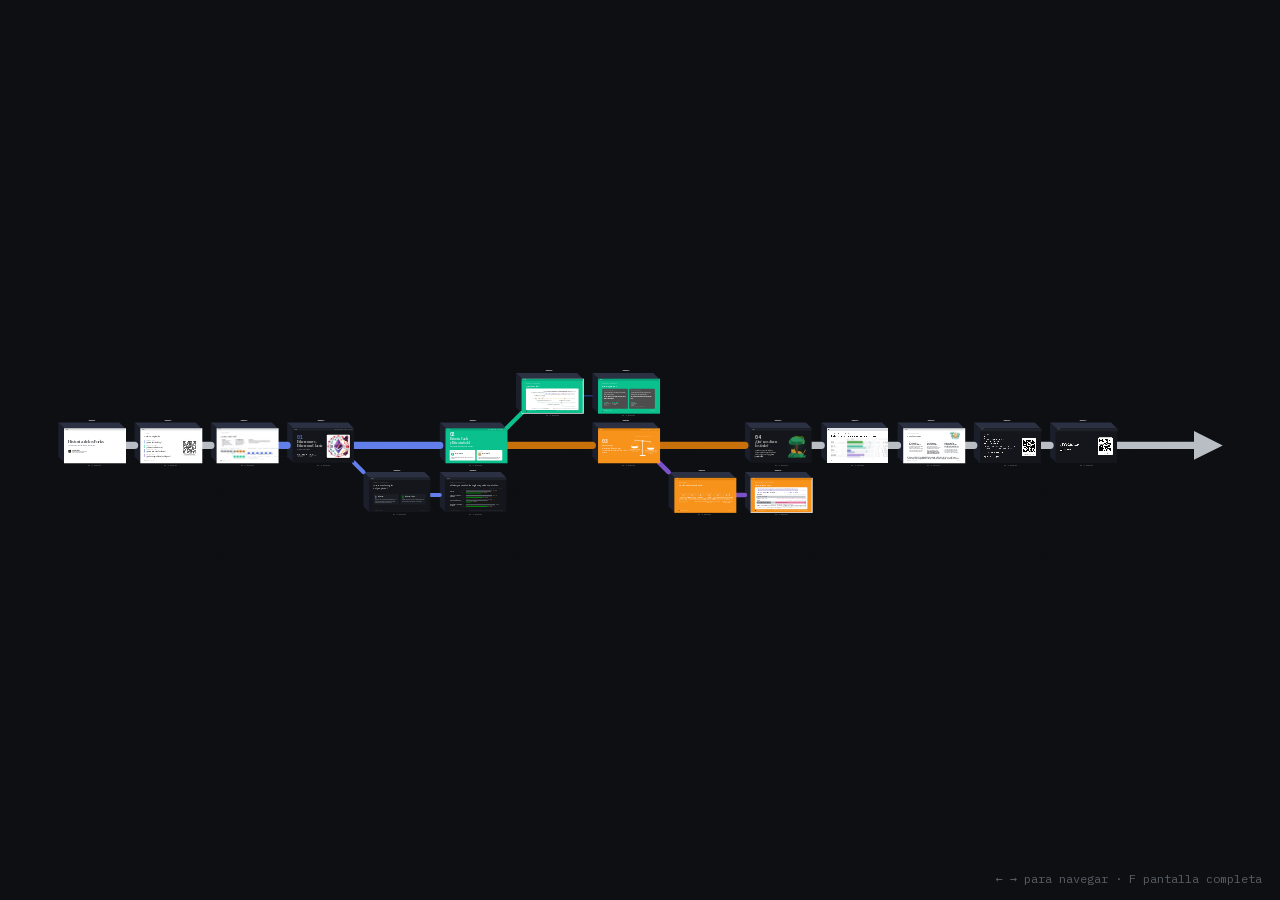
<file: presentacion/presentacion.html>
<!doctype html>
<html lang="es">
<head>
<meta charset="utf-8">
<meta name="viewport" content="width=device-width, initial-scale=1">
<title>Historia de los Forks</title>
<link rel="icon" href="quantbitcoin-logo-rounded.png">
<link href="fonts/fonts.css" rel="stylesheet">
<style>
  /* Slides are drawn on a fixed 1600x900 canvas and scaled to the window. */
  :root{
    --bg:#EDEFEF; --panel:#FFFFFF; --ink:#1A1D22; --ink-soft:#4B5158; --ink-mute:#7A8087; --rule:#D9DCDF;
    --dark:#14161B; --dark-panel:#1B1E24; --dark-ink:#EDECE6; --dark-soft:#A8ADB4;
    --brand-orange:#F08A1E; --brand-yellow:#FDCA1E; --neutral:#B9BEC4;
    --btc:#C8700A; --eth:#627EEA; --etc:#008000; --bch:#0AC18E; --btg:#2A4DB0; --b2:#7A52C7; --ins:#2a78d6;
  }
  *{box-sizing:border-box; margin:0;}
  html,body{height:100%; background:#0D0F13; overflow:hidden;}
  body{font-family:'IBM Plex Sans',sans-serif; color:var(--ink); -webkit-font-smoothing:antialiased;}
  h1,h2,h3{font-family:'Source Serif 4',serif; font-weight:600; letter-spacing:-0.015em; text-wrap:balance;}
  .mono{font-family:'IBM Plex Mono',monospace;}

  .stage{position:fixed; inset:0; display:flex; align-items:center; justify-content:center;}
  .deck{position:relative; width:1600px; height:900px; flex-shrink:0; transform-origin:center center;}
  /* One continuous canvas (the world). Every slide is a block placed on it for good; only the camera moves.
     The camera is the world's transform: translate(800,450) scale(s) translate(-cx,-cy). */
  /* --k = 1 / camera zoom, so chain strokes and overview labels keep a steady on-screen size when zoomed out */
  @property --k{syntax:'<number>'; inherits:true; initial-value:1;}
  .world{position:absolute; left:0; top:0; transform-origin:0 0; will-change:transform; transition:--k 1.6s ease-in-out;}
  .world.overview .slide{opacity:1;}
  .world-chain .wire{opacity:0; transition:opacity .9s ease;}
  .world.overview .world-chain .wire{opacity:1;}
  .world-chain .links{transition:opacity .9s ease;}
  .world.overview .world-chain .links{opacity:0;}
  .world-chain .lbl{font-family:'IBM Plex Mono',monospace; font-weight:600; opacity:0; transition:opacity .8s ease .9s;}
  .world.overview .world-chain .lbl.on{opacity:1;}

  /* charts build when the camera arrives (--arrive = flight time), then stay built */
  .slide .draw{stroke-dasharray:1; stroke-dashoffset:1;}
  .slide .appear{opacity:0;}
  .slide .grow-x{transform-box:fill-box; transform-origin:left center; transform:scaleX(0);}
  .slide.play .draw{animation:draw 1.8s cubic-bezier(.4,0,.2,1) var(--arrive, 0ms) forwards;}
  .slide.play .appear{animation:fadein .6s ease calc(var(--arrive, 0ms) + 1.6s) forwards;}
  .slide.play .grow-x{animation:growx 1.1s cubic-bezier(.3,.7,.2,1) var(--arrive, 0ms) forwards;}
  .slide.played .draw, .world.overview .slide .draw{stroke-dashoffset:0; animation:none;}
  .slide.played .appear, .world.overview .slide .appear{opacity:1; animation:none;}
  .slide.played .grow-x, .world.overview .slide .grow-x{transform:none; animation:none;}
  @keyframes fadein{to{opacity:1;}}
  @keyframes growx{to{transform:scaleX(1);}}
  .world-chain{position:absolute; left:0; top:0; overflow:visible; pointer-events:none;}
  .slide{position:absolute; width:1600px; height:900px; padding:90px 110px 80px; background:#fff; display:flex; flex-direction:column;
    opacity:.28; transition:opacity .7s ease;}
  .slide.active{opacity:1;}
  .slide.dark{outline:2px solid #2A2E36;}
  /* slides 7-9: Bitcoin Cash's own #0AC18E as the background, with dark text and darker series colors */
  .slide.bch{background:#0AC18E; outline:none; --bch:#053B2C; --btg:#1B2F7A; color:#fff;}
  .bch .kicker, .bch .foot, .bch .lede, .bch .stat .l{color:#fff;}
  .bch .bhead{background:#08A97F; border-color:#078F6C; color:rgba(255,255,255,.85);}
  .bch .bhead b, .bch .bhead .meta{color:#fff;}
  .bch .grid{stroke:rgba(255,255,255,.28);}
  .bch .tick, .bch .marklab{fill:#fff;}
  .bch .mark{stroke:rgba(255,255,255,.75);}
  .bch .num span{color:#fff !important;}
  .bch .accent{position:relative; padding-left:34px;}
  .bch .accent::before{content:''; position:absolute; left:4px; top:6px; bottom:6px; width:12px; border-radius:6px; background:var(--c); box-shadow:0 0 0 3px #fff;}
  /* slide 8: the fork timeline from btg-vs-btc.html, on a white panel */
  .tlpanel{--tl-btc:#C8700A; --tl-bch:#07875F; --btg:#2A4DB0; --btg2:#8E3F6E; --rule-strong:#9AA0A6; --ink-mute:#7A8087;}
  .tl-link{fill:none; stroke-width:2;}
  .tl-link.btc{stroke:var(--tl-btc);} .tl-link.bch{stroke:var(--tl-bch);} .tl-link.bsv{stroke:var(--ink-mute);}
  .tl-link.btg{stroke:var(--btg);} .tl-link.btg2{stroke:var(--btg2);}
  .tl-node.btc{fill:var(--tl-btc);} .tl-node.bch{fill:var(--tl-bch);}
  .tl-ring{fill:none; stroke:var(--ink-soft); stroke-width:1.5;}
  .tl-pointer{stroke:var(--rule-strong); stroke-width:1;}
  .tl-line-label{font-family:'IBM Plex Mono',monospace; font-size:13.5px; font-weight:600; fill:var(--ink-soft);}
  .tl-callout{fill:#fff; stroke:var(--rule-strong); stroke-width:1;}
  .tl-callout-text{font-family:'IBM Plex Sans',sans-serif; font-size:12.5px; font-weight:600; fill:var(--ink);}
  .tl-callout-date{font-family:'IBM Plex Mono',monospace; font-size:10.5px; fill:var(--ink-mute);}
  .timeline-stem{stroke:var(--rule-strong); stroke-width:1;}
  .timeline-label{font-family:'IBM Plex Mono',monospace; font-size:13px; font-weight:600; fill:var(--ink);}
  .timeline-date{font-family:'IBM Plex Mono',monospace; font-size:11.5px; fill:var(--ink-soft);}
  .timeline-marker{fill:var(--btg); stroke:#fff; stroke-width:2;}
  .timeline-marker.seg2{fill:var(--btg2);}
  .timeline-marker.delist{fill:#fff; stroke:var(--btg); stroke-width:2;}
  .timeline-marker.delist.seg2{fill:#fff; stroke:var(--btg2);}
  .timeline-marker.attack{fill:var(--btg); stroke:#fff; stroke-width:2;}
  .timeline-marker.attack.seg2{fill:var(--btg2);}
  /* slide 8's chart sits on a white panel, with #4D4D4D letters */
  .bch .panel{background:#fff; border-radius:18px; padding:22px 26px 14px; display:flex; box-shadow:0 8px 24px rgba(0,0,0,.12);}
  .bch .panel .tick, .bch .panel .marklab, .bch .panel .endlab{fill:#4D4D4D;}
  .bch .panel .grid{stroke:rgba(77,77,77,.18);}
  .bch .panel .mark{stroke:rgba(77,77,77,.6);}
  .bch .card h3{color:var(--ink);}                      /* slide 7's cards stay white, so their text stays dark */
  .bch .card.gray{background:#4D4D4D; box-shadow:none;}  /* slide 9's cards */
  .retro{display:grid; grid-template-columns:1fr 1fr; gap:34px; margin:auto 0;}
  .retro .card{padding:38px 42px;}
  .retro .date{font-size:20px; letter-spacing:.08em;}
  .bch .retro .card p{font-size:34px; line-height:1.35; color:#E6E6E6; margin:0;}
  .bch .retro .card p.want{margin-top:18px;}
  .bch .retro .card p.but{margin-top:20px; color:#fff; font-weight:600;}
  .bch .retro .card p{font-size:30px;}
  .retro-stats{display:flex; gap:40px; margin-top:30px; padding-top:24px; border-top:1px solid rgba(255,255,255,.18);}
  .retro-stats div{display:flex; flex-direction:column;}
  .retro-stats b{font-family:'IBM Plex Mono',monospace; font-size:52px; font-weight:600; color:#0AC18E; line-height:1;}
  .retro-stats span{font-size:18px; color:#E6E6E6; margin-top:8px; max-width:16ch; line-height:1.3;}
  .retro-when{font-family:'IBM Plex Mono',monospace; font-size:15px; color:#BDBDBD; margin-top:16px; letter-spacing:.04em;}
  .bch .card.gray h3{color:#fff;} .bch .card.gray p{color:#E6E6E6;} .bch .card.gray .date{color:#BDBDBD;}
  /* slides 1-3: plain white */
  .slide.white{background:#fff;}
  .white.cover .sub{color:var(--ink-soft);}
  .white.cover .who b{color:var(--ink);}
  .white.cover .who span{color:var(--ink-soft);}
  .closing{display:grid; grid-template-columns:1fr 380px; gap:90px; align-items:center;}
  .closing .quote{font-size:44px;}
  .closing .sub{font-size:28px;}
  .closing .qrbox span{font-size:15px; white-space:nowrap;}
  .qa h1{font-size:150px;}
  .qa-grid{display:grid; grid-template-columns:1fr 380px; gap:90px; align-items:center;}
  .qa .qrbox{background:#fff; border-color:#fff;}
  .series{display:grid; grid-template-columns:1fr 400px; gap:90px; align-items:center; margin-top:10px;}
  .chapters{display:flex; flex-direction:column; gap:34px;}
  .chap{display:flex; align-items:center; gap:30px;}
  .chap i{width:12px; align-self:stretch; border-radius:6px;}
  .chap h3{font-size:46px; line-height:1.12; margin-top:4px;}
  .chap span{display:block; font-family:'IBM Plex Mono',monospace; font-size:22px; letter-spacing:.06em; text-transform:uppercase; color:var(--ink-mute);}
  .qrbox{background:#fff; border:1px solid var(--rule); border-radius:22px; padding:34px 34px 28px; text-align:center; box-shadow:0 8px 24px rgba(0,0,0,.06);}
  .qrbox .qr{width:100%; display:block;}
  .qrbox p{font-size:24px; margin-top:22px; color:var(--ink);}
  .qrbox span{display:block; font-family:'IBM Plex Mono',monospace; font-size:17px; color:var(--ink-mute); margin-top:8px;}
  .eth-hero{display:grid; grid-template-columns:1fr 600px; gap:64px; align-items:center;}
  .eth-hero .num{font-size:100px;}
  .eth-hero h2{font-size:78px; max-width:none; margin-top:6px;}
  .eth-hero .lede{font-size:30px; margin-top:20px;}
  .eth-hero .stats{gap:32px;}
  .eth-hero .stat .n{font-size:54px;}
  .eth-hero .stat .l{font-size:21px; margin-top:12px; max-width:17ch;}
  .hackimg{margin:0; width:600px; height:600px; border-radius:22px; overflow:hidden; background:#fff; box-shadow:0 20px 50px rgba(0,0,0,.5);}
  .hackimg img{width:100%; height:100%; object-fit:contain; display:block;}
  /* slides 10-13 (BTCB2): Bitcoin orange for now, white text; slide 13's chart on a white panel */
  .scale-hero{display:grid; grid-template-columns:1fr 640px; gap:50px; align-items:center;}
  .slide.divider .scale-hero h2{font-size:68px; max-width:none; margin-top:6px;}
  .scale-hero .lede{font-size:30px;}
  .scale-hero svg{width:100%; height:auto;}
  .slide.btcb2{background:#F7931A; color:#fff; outline:none;}
  .btcb2 .kicker, .btcb2 .foot, .btcb2 .lede, .btcb2 .stat .l{color:#fff;}
  .btcb2 .num, .btcb2 .stat .n{color:#fff !important;}
  .btcb2 .bhead{background:#E5850F; border-color:#CF770B; color:rgba(255,255,255,.85);}
  .btcb2 .bhead b, .btcb2 .bhead .meta{color:#fff;}
  .btcb2 #b2-timeline text{fill:#fff;}
  .btcb2 #b2-timeline line{stroke:rgba(255,255,255,.55);}
  .btcb2 #b2-timeline path{fill:rgba(255,255,255,.85);}
  .btcb2 #b2-timeline circle{fill:#fff; stroke:#CF770B;}
  .btcb2 .panel{background:#fff; border-radius:18px; padding:22px 28px 16px; display:flex; box-shadow:0 8px 24px rgba(0,0,0,.12);}
  /* slide 15: title with the small Bitcoin-ship illustration (bitcoin_ship_small.png, from bitcoin_ship.png) */
  .lessons-head{display:flex; align-items:center; justify-content:space-between; gap:40px; margin-top:-30px;}
  .lessons-head img{height:200px; width:auto; display:block;}
  /* slide 15: four lessons */
  .lessons{display:grid; grid-template-columns:repeat(3,1fr); gap:26px; margin:14px 0 auto;}
  .lessons .card{padding:34px 34px;}
  .lessons .card h3{font-size:29px;}
  .lessons .card p{font-size:22px;}
  .lessons .card .proof{font-family:'IBM Plex Mono',monospace; font-size:17px; color:var(--ink-mute); margin-top:16px; padding-top:12px; border-top:1px solid var(--rule);}
  .lessons .peaks{margin:12px 0 0; padding-left:26px; font-size:25px; line-height:1.45; color:var(--ink-soft);}
  .lessons .peaks li{margin-top:6px;}
  /* slide 5: official logos beside each name (Ethereum icon; Ethereum Classic from its Media_Kit, flat green logo) */
  .logohead{display:flex; align-items:center; gap:24px; margin-bottom:18px;}
  .logohead img{height:92px; width:auto; display:block;}
  .divider .logohead img{height:84px;}
  .logohead h3{margin:0;}
  /* slide 13: dangers of the jungle (jaguar hiding by the tree, snake on its branch), inline SVG */
  .jungle-hero{display:grid; grid-template-columns:1fr 560px; gap:40px; align-items:center;}
  .jungle-hero .quote{font-size:40px;}
  .danger{width:100%; height:auto; display:block;}
  .danger .dg-eye{animation:blink 5s infinite; transform-box:fill-box; transform-origin:center;}
  .danger .dg-tongue{animation:flick 2.6s infinite;}
  @keyframes blink{0%,46%,50%,100%{transform:scaleY(1);} 48%{transform:scaleY(.1);}}
  @keyframes flick{0%,70%,100%{opacity:0;} 75%,90%{opacity:1;}}
  .slide.eth{background:#12100B; outline-color:#2A2620;}
  .eth .bhead{background:#1B1813; border-color:#2A2620;}
  .eth .card{background:#1B1813; border-color:#2A2620;}
  .dark .grid{stroke:#2A2620;}
  .dark .marklab{fill:#A8ADB4;}
  .dark .mark{stroke:#6C727A;}
  .slide{padding-top:122px;}
  /* every slide is a block: a header with its number, its hash and the previous block's hash */
  .bhead{position:absolute; left:0; right:0; top:0; height:60px; display:flex; align-items:center; gap:12px; padding:0 40px;
    font-family:'IBM Plex Mono',monospace; font-size:16px; letter-spacing:.05em; color:var(--ink-mute);
    background:#E0E3E5; border-bottom:1px solid var(--rule);}
  .dark .bhead{background:#1F2229; border-color:#2A2E36; color:#7E848C;}
  .bhead b{font-weight:600; color:var(--ink);}
  .dark .bhead b{color:var(--dark-ink);}
  .bhead .meta{margin-left:auto; color:var(--ink-soft); font-weight:600;}
  .dark .bhead .meta{color:var(--dark-soft);}
  @keyframes draw{to{stroke-dashoffset:0;}}
  @keyframes mine{from{transform:scale(0); opacity:0;} to{transform:scale(1); opacity:1;}}
  @keyframes pulse{0%,100%{opacity:1;} 50%{opacity:.55;}}
  @media (prefers-reduced-motion:reduce){ .slide, .slide *, .chain *, .world-chain *, .world{transition:none !important; animation:none !important;}
    .slide .draw{stroke-dashoffset:0;} .slide .appear{opacity:1;} .slide .grow-x{transform:none;} }
  .world-chain .grow{stroke-dasharray:1; stroke-dashoffset:1; animation:draw 1s ease-out forwards;}
  .world-chain .pop{transform-box:fill-box; transform-origin:center; animation:mine .5s cubic-bezier(.3,1.6,.5,1) both;}
  .slide.dark{background:var(--dark); color:var(--dark-ink);}

  /* chrome on every content slide */
  .kicker{font-family:'IBM Plex Mono',monospace; font-size:20px; letter-spacing:.08em; text-transform:uppercase; color:var(--ink-mute); margin-bottom:18px;}
  .dark .kicker{color:#8A9099;}
  .slide h2{font-size:64px; line-height:1.08; max-width:22ch;}
  .lede{font-size:28px; line-height:1.45; color:var(--ink-soft); max-width:46ch; margin-top:22px;}
  .dark .lede{color:var(--dark-soft);}
  .foot{position:absolute; left:110px; right:110px; bottom:34px; display:flex; justify-content:space-between; align-items:center;
    font-family:'IBM Plex Mono',monospace; font-size:16px; color:var(--ink-mute);}
  .dark .foot{color:#6C727A;}
  .foot img{height:28px; border-radius:6px; vertical-align:middle; margin-right:10px;}
  .grow{flex:1; min-height:0;}

  /* big numbers */
  .stats{display:grid; gap:28px; margin:auto 0;}
  .stat .n{font-family:'IBM Plex Mono',monospace; font-weight:600; font-size:78px; line-height:1; letter-spacing:-0.02em;}
  .stat .l{font-size:24px; line-height:1.35; color:var(--ink-soft); margin-top:12px; max-width:22ch;}
  .dark .stat .l{color:var(--dark-soft);}

  /* cards */
  .card{background:var(--panel); border-radius:18px; padding:34px 36px; box-shadow:0 1px 2px rgba(0,0,0,.05), 0 8px 24px rgba(0,0,0,.06);}
  .dark .card{background:var(--dark-panel); box-shadow:none; border:1px solid #2A2E36;}
  .card h3{font-size:36px; margin-bottom:12px;}
  .card p{font-size:24px; line-height:1.45; color:var(--ink-soft);}
  .dark .card p{color:var(--dark-soft);}
  .bar{height:8px; border-radius:4px; margin-bottom:22px; width:64px;}
  .date{font-family:'IBM Plex Mono',monospace; font-size:19px; color:var(--ink-mute); margin-bottom:10px;}

  /* charts */
  svg.chart{width:100%; height:100%; overflow:visible; font-family:'IBM Plex Mono',monospace;}
  .grid{stroke:var(--rule); stroke-width:1;}
  .tick{fill:var(--ink-mute); font-size:18px;}
  .endlab{font-size:22px; font-weight:600;}
  .mark{stroke:var(--ink-mute); stroke-width:1.5; stroke-dasharray:4 5;}
  .marklab{fill:var(--ink-soft); font-size:17px;}

  /* title slide */
  .cover{justify-content:center;}
  .cover h1{font-size:120px; line-height:1; letter-spacing:-0.03em;}
  .cover .sub{font-size:34px; color:var(--dark-soft); margin-top:30px; max-width:30ch; line-height:1.35;}
  .cover .who{margin-top:70px; font-size:26px; display:flex; align-items:center; gap:22px;}
  .cover .who img{height:76px; border-radius:16px;}
  .cover .who b{display:block; font-weight:600; color:var(--dark-ink);}
  .cover .who span{display:block; color:var(--dark-soft); font-size:22px;}

  /* section dividers */
  .divider{justify-content:center;}
  .divider .num{font-family:'IBM Plex Mono',monospace; font-size:120px; font-weight:600; line-height:1; opacity:.9;}
  .divider h2{font-size:96px; max-width:16ch; margin-top:14px;}
  .divider .lede{font-size:34px;}

  .quote{font-family:'Source Serif 4',serif; font-size:48px; line-height:1.3; max-width:30ch;}
  .quote em{font-style:normal; font-weight:700; text-decoration:underline; text-decoration-thickness:3px; text-underline-offset:9px; text-decoration-color:rgba(128,134,140,.6);}

  .hint{position:fixed; right:18px; bottom:14px; font-family:'IBM Plex Mono',monospace; font-size:12px; color:#6C727A; opacity:.8; z-index:2;}
  .nav-btn{position:fixed; top:0; bottom:0; width:12%; z-index:1; cursor:pointer;}
  .nav-btn.prev{left:0;} .nav-btn.next{right:0;}
  @media print{ .hint,.nav-btn{display:none;} }
</style>
</head>
<body>
<div class="nav-btn prev" id="prev" aria-label="Anterior"></div>
<div class="nav-btn next" id="next" aria-label="Siguiente"></div>
<div class="hint">← → para navegar · F pantalla completa</div>

<div class="stage"><div class="deck" id="deck"><div class="world" id="world">
  <svg class="world-chain" id="world-chain" aria-hidden="true"></svg>

  <!-- 1 Portada -->
  <section data-row="0" data-c="--neutral" class="slide white cover">
    <h1>Historia de los Forks</h1>
    <p class="sub" style="max-width:none;">La historia nunca se repite, pero a veces rima.</p>
    <div class="who"><img src="quantbitcoin-logo.png" alt="Logo de QuantBitcoin"><div><b>David Rodriguez</b><span>Ingeniero de Finanzas en Swan Bitcoin</span><span>Bitcoin y Lightning Guadalajara</span></div></div>
  </section>

  <!-- 2 La serie -->
  <section data-row="0" data-c="--neutral" class="slide white">
    <div class="kicker">La serie</div>
    <h2>Cuatro capítulos</h2>
    <div class="series grow">
      <div class="chapters">
        <div class="chap"><i style="background:var(--eth)"></i><div><span>Ethereum · 2016</span><h3>¿Quién decide la ley?</h3></div></div>
        <div class="chap"><i style="background:var(--bch)"></i><div><span>Bitcoin Cash · 2017</span><h3>¿Cómo escala Bitcoin?</h3></div></div>
        <div class="chap"><i style="background:var(--btg)"></i><div><span>Bitcoin Gold · 2017</span><h3>¿Quién controla la cadena?</h3></div></div>
        <div class="chap"><i style="background:var(--b2)"></i><div><span>BIP-110 · 2026</span><h3>¿Qué es aceptable en los bloques?</h3></div></div>
      </div>
      <div class="qrbox"><svg class="qr" viewBox="0 0 29 29" shape-rendering="crispEdges" role="img" aria-label="Código QR: dave-rodt.github.io/fork-history"><path d="M0 0.5h7m3 0h1m1 0h1m2 0h1m3 0h1m2 0h7m-29 1h1m5 0h1m1 0h1m1 0h1m1 0h8m2 0h1m5 0h1m-29 1h1m1 0h3m1 0h1m5 0h1m1 0h3m3 0h1m1 0h1m1 0h3m1 0h1m-29 1h1m1 0h3m1 0h1m2 0h4m1 0h3m1 0h1m3 0h1m1 0h3m1 0h1m-29 1h1m1 0h3m1 0h1m1 0h1m4 0h3m2 0h2m2 0h1m1 0h3m1 0h1m-29 1h1m5 0h1m2 0h1m1 0h1m2 0h3m2 0h1m2 0h1m5 0h1m-29 1h7m1 0h1m1 0h1m1 0h1m1 0h1m1 0h1m1 0h1m1 0h1m1 0h7m-20 1h3m1 0h3m1 0h1m1 0h2m-21 1h1m1 0h1m1 0h1m1 0h1m2 0h1m1 0h1m1 0h1m1 0h4m5 0h1m2 0h1m-28 1h1m2 0h3m1 0h3m1 0h1m1 0h2m1 0h1m3 0h4m1 0h1m2 0h1m-29 1h1m1 0h2m1 0h3m2 0h1m1 0h3m1 0h2m3 0h1m1 0h2m1 0h3m-29 1h3m5 0h1m2 0h1m1 0h1m1 0h1m1 0h1m1 0h1m7 0h1m-28 1h1m2 0h1m2 0h2m1 0h1m3 0h1m1 0h3m1 0h4m2 0h1m1 0h2m-29 1h1m3 0h1m2 0h1m3 0h2m1 0h1m1 0h1m3 0h1m1 0h1m2 0h1m2 0h1m-29 1h1m1 0h7m2 0h2m1 0h1m3 0h1m3 0h1m2 0h1m1 0h2m-28 1h1m1 0h1m1 0h1m1 0h1m1 0h1m3 0h6m1 0h3m2 0h1m1 0h1m-24 1h1m1 0h1m1 0h3m1 0h6m2 0h4m1 0h1m1 0h2m-28 1h4m2 0h1m1 0h4m7 0h3m2 0h2m1 0h1m-29 1h1m1 0h3m1 0h1m1 0h1m3 0h2m3 0h1m2 0h2m1 0h2m2 0h2m-28 1h1m1 0h3m3 0h6m2 0h2m1 0h1m1 0h2m1 0h1m1 0h1m-28 1h1m2 0h1m1 0h2m2 0h1m4 0h11m-17 1h2m1 0h1m1 0h1m2 0h1m2 0h2m3 0h1m1 0h3m-29 1h7m7 0h1m1 0h2m1 0h2m1 0h1m1 0h2m1 0h2m-29 1h1m5 0h1m3 0h4m3 0h4m3 0h2m-26 1h1m1 0h3m1 0h1m1 0h2m1 0h2m1 0h1m2 0h1m2 0h5m-25 1h1m1 0h3m1 0h1m9 0h2m1 0h1m3 0h2m1 0h3m-29 1h1m1 0h3m1 0h1m1 0h6m3 0h1m1 0h2m2 0h3m2 0h1m-29 1h1m5 0h1m2 0h2m5 0h2m2 0h1m2 0h1m3 0h1m-28 1h7m1 0h1m5 0h4m1 0h2m1 0h3m2 0h2" stroke="#000" fill="none"/></svg><p>Escanea para leer la serie</p><span>dave-rodt.github.io/fork-history</span></div>
    </div>
    <div class="foot"><span><img src="quantbitcoin-logo.png" alt="">Historia de los Forks</span><span></span></div>
  </section>

  <!-- 3 Qué es un fork -->
  <section data-row="0" data-c="--neutral" class="slide white">
    <div class="kicker">Antes de empezar</div>
    <h2>¿Qué es un fork?</h2>
    <div style="display:grid; grid-template-columns:327px 327px 678px; gap:24px; margin-top:20px;">
      <div class="card" style="padding:20px 24px;"><h3 style="font-size:28px; margin-bottom:6px;"><i>Soft fork</i></h3><p style="font-size:20px; line-height:1.38;">Reglas más estrictas. Los nodos viejos siguen aceptando los bloques nuevos, así que la cadena sigue siendo una. Ej.: SegWit, 2017.</p></div>
      <div class="card" style="padding:20px 24px;"><h3 style="font-size:28px; margin-bottom:6px;"><i>Fork</i> contencioso</h3><p style="font-size:20px; line-height:1.38;">Un <i>fork</i> sin acuerdo en la comunidad. Si un grupo conserva las reglas viejas, nacen dos monedas. Ej.: Bitcoin Cash, 2017.</p></div>
      <div class="card" style="padding:20px 24px;"><h3 style="font-size:28px; margin-bottom:6px;"><i>Hard fork</i></h3><p style="font-size:20px; line-height:1.38;">Reglas incompatibles. Los nodos viejos rechazan los bloques nuevos: o todos se actualizan, o la cadena se parte en dos. Ej.: Ethereum, The Merge (2022).</p></div>
    </div>
    <div style="display:flex; gap:24px; margin-top:14px;">
      <svg class="chart" id="fork-btc" viewBox="0 0 678 300" style="height:300px; flex:1; min-width:0;"></svg>
      <svg class="chart" id="fork-eth" viewBox="0 0 678 300" style="height:300px; flex:1; min-width:0;"></svg>
    </div>
    <div class="foot"><span><img src="quantbitcoin-logo.png" alt="">Historia de los Forks</span><span></span></div>
  </section>

  <!-- 4 ETH divisor -->
  <section data-row="0" data-block="DIVISIÓN EN EL BLOQUE 1,920,000 · 20 JUL 2016" data-c="--eth" class="slide dark eth divider">
    <div class="eth-hero">
      <div>
        <div class="num" style="color:var(--eth)">01</div>
        <h2>Ethereum vs. Ethereum Classic</h2>
        <p class="lede">El fork que tuvo éxito.</p>
        <div class="stats" style="grid-template-columns:auto auto; justify-content:start; column-gap:72px; margin-top:56px;">
          <div class="stat"><div class="n">3.6M ETH</div><div class="l">drenados de The DAO por un atacante</div></div>
          <div class="stat"><div class="n">~5%</div><div class="l">de todo el ETH que existía</div></div>
        </div>
      </div>
      <figure class="hackimg"><img src="dao_hack_web.jpg" alt="Ilustración del hackeo de The DAO: el logo de Ethereum agrietado dentro de una red rota"></figure>
    </div>
  </section>

  <!-- 5 El dilema -->
  <section data-row="1" data-v="0.32" data-vl="ETC 0.32%" data-c="--eth" class="slide dark eth">
    <div class="kicker">Ethereum vs. Ethereum Classic</div>
    <h2>¿Preservar las reglas o el propósito?</h2>
    <div style="display:grid; grid-template-columns:1fr 1fr; gap:36px; margin:auto 0;">
      <div class="card"><div class="logohead"><img src="logos/ethereum.svg" alt="Logo de Ethereum"><h3>Ethereum</h3></div>
        <p>Revertir el robo. El consenso es la capacidad de la comunidad para coordinarse y adaptar las reglas cuando el futuro de la red está en juego.</p></div>
      <div class="card"><div class="logohead"><img src="logos/ethereum-classic.png" alt="Logo de Ethereum Classic"><h3>Ethereum Classic</h3></div>
        <p>El código es la ley. El valor de un registro depende de no reescribirlo, aunque cueste en el corto plazo.</p></div>
    </div>
    <div class="foot"><span><img src="quantbitcoin-logo.png" alt="">Historia de los Forks</span><span>01 · ETH vs. ETC</span></div>
  </section>

  <!-- 6 ETC % de ETH -->
  <section data-row="1" data-v="0.32" data-vl="ETC 0.32%" data-c="--eth" class="slide dark eth">
    <div class="kicker">Ethereum vs. Ethereum Classic</div>
    <h2 style="max-width:none;">El lado que cambió las reglas se quedó con el valor</h2>
    <div class="grow" style="margin-top:26px;"><svg class="chart" id="chart-etcbars" viewBox="0 0 1380 520"></svg></div>
    <div class="foot"><span><img src="quantbitcoin-logo.png" alt="">Historia de los Forks</span><span>ETC como % de ETH · tx sin replay · escala log · CoinMetrics, Electric Capital, GitHub</span></div>
  </section>

  <!-- 7 BCH + BTG divisor -->
  <section data-row="0" data-link="--eth" data-block="BCH: BLOQUE 478,559 · BTG: BLOQUE 491,407" data-c="--bch" class="slide bch divider">
    <div class="num"><span style="color:var(--bch)">02</span></div>
    <h2>Bitcoin Cash y Bitcoin Gold</h2>
    <p class="lede">Dos respuestas distintas, el mismo año.</p>
    <div style="display:grid; grid-template-columns:1fr 1fr; gap:36px; margin-top:60px;">
      <div class="card"><div class="date">1 AGO 2017</div><div class="logohead"><img src="logos/bitcoin-cash.svg" alt="Logo de Bitcoin Cash"><h3>Bitcoin Cash</h3></div><p>Bloques más grandes para bajar comisiones y escalar on-chain.</p></div>
      <div class="card"><div class="date">24 OCT 2017</div><div class="logohead"><img src="logos/bitcoin-gold.png" alt="Logo de Bitcoin Gold"><h3>Bitcoin Gold</h3></div><p>Cambiar el algoritmo de minería (Equihash) para sacar a los ASIC y que cualquiera pudiera minar con GPU.</p></div>
    </div>
  </section>

  <!-- 8 Línea de tiempo de forks: BCH, BSV y BTG -->
  <section data-row="-1" data-v="0.33" data-vl="BCH 0.33%" data-c="--bch" class="slide bch">
    <div class="kicker">Bitcoin Cash y Bitcoin Gold</div>
    <h2 style="max-width:none;">¿Qué sucedió?</h2>
    <div class="grow panel tlpanel" style="margin-top:22px;"><svg class="chart appear" id="chart-forktl" viewBox="0 0 820 378"></svg></div>
    <div class="foot"><span><img src="quantbitcoin-logo.png" alt="">Historia de los Forks</span><span>Diagrama del capítulo de Bitcoin Gold · fuentes en el sitio</span></div>
  </section>

  <!-- 9 Retrospectivas de BCH y BTG -->
  <section data-row="-1" data-v="0.00068" data-vl="BTG 0.0007%" data-c="--btg" class="slide bch">
    <div class="kicker">Bitcoin Cash y Bitcoin Gold</div>
    <h2 style="max-width:none;">Retrospectivas</h2>
    <div class="retro">
      <div class="card gray"><div class="date">BCH · BITCOIN CASH</div><p class="want">Quiso bloques más grandes para procesar más transacciones,</p><p class="but">pero al perder la red terminó procesando menos que Bitcoin.</p>
        <div class="retro-stats"><div><b>1.8%</b><span>de las transacciones de BTC</span></div><div><b>0.32%</b><span>del valor movido en USD de BTC</span></div></div><div class="retro-when">Septiembre 2026</div></div>
      <div class="card gray"><div class="date">BTG · BITCOIN GOLD</div><p class="want">Quiso cambiar quién podía minar para lograr mayor descentralización,</p><p class="but">pero terminó sufriendo dos ataques del 51%.</p>
        <div class="retro-stats"><div><b>−97%</b><span>de hashrate desde su cambio de algoritmo</span></div></div><div class="retro-when">Ago 2018 → sep 2026, en Equihash-BTG</div></div>
    </div>
    <div class="foot"><span><img src="quantbitcoin-logo.png" alt="">Historia de los Forks</span><span>02 · BCH y BTG</span></div>
  </section>

  <!-- 10 BTCB2: título y línea de tiempo -->
  <section data-row="0" data-link="--btc" data-block="DIVISIÓN EN EL BLOQUE 961,632 · 8 AGO 2026" data-c="--b2" class="slide btcb2 divider">
    <div class="scale-hero">
      <div>
        <div class="num">03</div>
        <h2>Bitcoin en BLAKE2b (BTCB2)</h2>
        <p class="lede">La disputa entre combatir el spam y darle espacio.</p>
      </div>
      <svg class="chart" id="b2-scale" viewBox="0 0 700 640" role="img" aria-label="Una balanza: hostil al spam con cambios al protocolo, contra relajar el relay para alinearlo con el protocolo"></svg>
    </div>
  </section>

  <!-- 12 BTCB2 números -->
  <section data-row="1" data-v="0.73" data-vl="BTCB2 0.73%" data-c="--b2" class="slide btcb2">
    <div class="kicker">Bitcoin BLAKE2b</div>
    <h2 style="max-width:none;">De Soft Fork a Hard Fork</h2>
    <div class="grow" style="margin-top:20px;"><svg class="chart" id="b2-timeline" viewBox="0 0 1380 470"></svg></div>
    <div class="foot"><span><img src="quantbitcoin-logo.png" alt="">Historia de los Forks</span><span>03 · BTCB2</span></div>
  </section>

  <!-- 13 BTCB2 frente a BTC: precio y espacio de bloque -->
  <section data-row="1" data-v="0.73" data-vl="BTCB2 0.73%" data-c="--b2" class="slide btcb2">
    <div class="kicker">Bitcoin BLAKE2b · 8 ago – 1 oct 2026</div>
    <h2 style="max-width:none; font-size:56px;">BTCB2 frente a BTC</h2>
    <div class="grow panel" style="margin-top:22px;"><svg class="chart" id="chart-market" viewBox="0 0 1380 574"></svg></div>
    <div class="foot"><span><img src="quantbitcoin-logo.png" alt="">Historia de los Forks</span><span>Precio: Neoxa y Coinbase, cierres por hora · Transacciones: crawl propio de ambas cadenas</span></div>
  </section>

  <!-- 15 Conclusión divisor -->
  <section data-row="0" data-link="--btc" data-c="--neutral" class="slide dark divider">
    <div class="jungle-hero">
      <div>
        <div class="num" style="color:var(--dark-ink)">04</div>
        <h2>¿Qué nos dicen los forks?</h2>
        <p class="quote" style="margin-top:40px; color:var(--dark-ink);">Cuando ocurre un fork, dos nuevas entidades quedan libres en la jungla. Pero la jungla <em>no tiene piedad</em>.</p>
      </div>
<svg class="danger" viewBox="0 0 640 720" role="img" aria-label="Un árbol de la jungla: un jaguar se esconde entre las hojas y una serpiente cuelga de una rama">
  <defs>
    <radialGradient id="dg-glow" cx="50%" cy="40%" r="60%"><stop offset="0" stop-color="#1F5A3C" stop-opacity=".55"/><stop offset="1" stop-color="#14161B" stop-opacity="0"/></radialGradient>
    <pattern id="dg-spots" width="34" height="30" patternUnits="userSpaceOnUse" patternTransform="rotate(12)">
      <circle cx="9" cy="9" r="5.5" fill="none" stroke="#2B1A08" stroke-width="3"/><circle cx="9" cy="9" r="1.8" fill="#2B1A08"/>
      <circle cx="26" cy="23" r="4.5" fill="none" stroke="#2B1A08" stroke-width="3"/>
    </pattern>
  </defs>
  <ellipse cx="320" cy="360" rx="310" ry="350" fill="url(#dg-glow)"/>
  <!-- ground -->
  <path d="M40 690 Q320 650 600 690 L600 720 L40 720 Z" fill="#0F3523"/>
  <!-- jaguar body, behind the trunk -->
  <g class="dg-jaguar">
    <path d="M150 600 Q170 520 260 512 L410 512 Q480 520 490 600 L490 640 L150 640 Z" fill="#D99A2B"/>
    <path d="M150 600 Q170 520 260 512 L410 512 Q480 520 490 600 L490 640 L150 640 Z" fill="url(#dg-spots)"/>
    <path d="M488 590 Q560 560 560 500 Q560 470 585 470" fill="none" stroke="#D99A2B" stroke-width="16" stroke-linecap="round"/>
  </g>
  <!-- trunk -->
  <path d="M290 690 Q300 520 286 380 Q280 300 300 230 L346 230 Q362 300 356 380 Q344 520 360 690 Z" fill="#5A3A22"/>
  <path d="M312 680 Q318 520 306 380" fill="none" stroke="#3E2715" stroke-width="5" stroke-linecap="round"/>
  <path d="M338 660 Q344 540 334 420" fill="none" stroke="#3E2715" stroke-width="4" stroke-linecap="round"/>
  <!-- canopy -->
  <g fill="#1E7A4B">
    <ellipse cx="320" cy="190" rx="210" ry="120"/>
    <ellipse cx="190" cy="230" rx="110" ry="80"/>
    <ellipse cx="450" cy="220" rx="120" ry="80"/>
  </g>
  <g fill="#2A9460"><ellipse cx="280" cy="150" rx="120" ry="70"/><ellipse cx="420" cy="170" rx="80" ry="50"/></g>
  <g fill="#16623E"><ellipse cx="230" cy="270" rx="90" ry="40"/><ellipse cx="400" cy="270" rx="70" ry="34"/></g>
  <!-- jaguar head, peeking out beside the trunk -->
  <g class="dg-jaguar">
    <path d="M150 540 Q140 470 200 452 Q260 442 278 500 Q284 560 220 572 Q160 574 150 540 Z" fill="#D99A2B"/>
    <path d="M150 540 Q140 470 200 452 Q260 442 278 500 Q284 560 220 572 Q160 574 150 540 Z" fill="url(#dg-spots)" opacity=".8"/>
    <path d="M160 470 L150 432 L186 456 Z" fill="#D99A2B"/><path d="M236 452 L262 424 L262 470 Z" fill="#D99A2B"/>
    <ellipse cx="186" cy="500" rx="14" ry="9" fill="#F4D35E"/><ellipse cx="236" cy="500" rx="14" ry="9" fill="#F4D35E"/>
    <ellipse class="dg-eye" cx="186" cy="500" rx="3.5" ry="8" fill="#14161B"/><ellipse class="dg-eye" cx="236" cy="500" rx="3.5" ry="8" fill="#14161B"/>
    <path d="M200 526 L222 526 L211 538 Z" fill="#3E2715"/>
  </g>
  <!-- bush hiding the jaguar's body -->
  <g fill="#1E7A4B"><ellipse cx="230" cy="630" rx="150" ry="70"/><ellipse cx="420" cy="640" rx="110" ry="60"/></g>
  <g fill="#2A9460"><ellipse cx="170" cy="610" rx="70" ry="40"/><ellipse cx="460" cy="615" rx="60" ry="34"/></g>
  <!-- foliage in front of the jaguar -->
  <g fill="#16623E">
    <path d="M90 690 Q120 560 200 540 Q150 600 160 690 Z"/>
    <path d="M140 690 Q190 590 280 580 Q220 630 230 690 Z"/>
    <path d="M60 690 Q60 610 120 600 Q100 640 110 690 Z" fill="#1E7A4B"/>
  </g>
  <g fill="#2A9460"><path d="M420 690 Q450 600 540 590 Q480 630 490 690 Z"/><path d="M500 690 Q540 620 610 630 Q570 650 570 690 Z"/></g>
  <!-- snake, wrapped on the branch and hanging down -->
  <g class="dg-snake">
    <path id="dg-sp" d="M250 92 Q300 60 350 82 Q400 104 450 84 Q500 66 520 110 Q536 150 512 190 Q490 226 520 262" fill="none" stroke="#7CB518" stroke-width="18" stroke-linecap="round"/>
    <path d="M250 92 Q300 60 350 82 Q400 104 450 84 Q500 66 520 110 Q536 150 512 190 Q490 226 520 262" fill="none" stroke="#4F7A0E" stroke-width="18" stroke-dasharray="4 20" stroke-linecap="round"/>
    <ellipse cx="524" cy="278" rx="20" ry="15" fill="#7CB518"/>
    <circle cx="517" cy="274" r="3.2" fill="#14161B"/><circle cx="532" cy="274" r="3.2" fill="#14161B"/>
    <path class="dg-tongue" d="M524 292 L524 308 M524 308 L518 316 M524 308 L530 316" fill="none" stroke="#E34948" stroke-width="2.5" stroke-linecap="round"/>
  </g>
</svg>
    </div>
  </section>

  <!-- 14 Lecciones: cada fork frente a su cadena padre, hoy -->
  <section data-row="0" data-c="--neutral" class="slide">
    <div class="kicker">Lecciones de la jungla · cada fork frente a su cadena padre</div>
    <h2 style="max-width:none;">En la jungla, pelear por una idea tiene un costo</h2>
    <div class="grow" style="margin-top:26px;"><svg class="chart" id="chart-vsparent" viewBox="0 0 1380 520"></svg></div>
    <div class="foot"><span><img src="quantbitcoin-logo.png" alt="">Historia de los Forks</span><span>Escala log · inicio ≈ primer mes · último: sep 2026 · BTCB2 tx: 1ª vs última sem. de sep</span></div>
  </section>

  <!-- 15 Tres lecciones -->
  <section data-row="0" data-c="--neutral" class="slide">
    <div class="lessons-head">
      <div><div class="kicker">Lecciones de los forks</div><h2 style="max-width:none;">Tres lecciones</h2></div>
      <img src="bitcoin_ship_small.png" alt="Un barco con una vela de Bitcoin navegando en la jungla">
    </div>
    <div class="lessons">
      <div class="card"><div class="date">01</div><h3>Un fork hereda la historia, no la economía</h3><p>Hereda los saldos y el código, pero no los usuarios, la liquidez ni el consenso. Puedes cambiar las reglas y tener la razón, pero el valor sigue a la red que la mayoría decide usar.</p></div>
      <div class="card"><div class="date">02</div><h3>Los problemas son parte de ser relevante</h3><p>Spam, comisiones, minería o cambios de protocolo se convierten en grandes debates cuando una cadena tiene algo que perder. <b style="color:var(--ink); font-weight:600;">Mientras una cadena importe, habrá distintas ideas sobre qué debe ser y hacia dónde debe ir.</b></p></div>
      <div class="card"><div class="date">03</div><h3>Mientras exista una comunidad que sostenga una idea, la idea seguirá viva</h3><p>Un fork puede perder usuarios, valor y relevancia, pero mientras haya personas dispuestas a mantenerlo, desarrollarlo y defender lo que representa, su visión no desaparece.</p></div>
    </div>
    <p style="font-family:'Source Serif 4',serif; font-size:27px; line-height:1.35; color:var(--ink); margin:22px 0 0;">Bitcoin no es solo código, sino una visión del dinero: comprender las ideas detrás de cada <i>fork</i>, cuestionar tus convicciones y asumir la responsabilidad de decidir qué reglas merecen tu apoyo, aunque el mercado no las valore.</p>
    <div class="foot"><span><img src="quantbitcoin-logo.png" alt="">Historia de los Forks</span><span>Conclusión</span></div>
  </section>

  <!-- 18 Cierre -->
  <section data-row="0" data-c="--neutral" class="slide dark cover">
    <div class="kicker">Para cerrar</div>
    <div class="closing">
    <div>
    <p class="quote" style="color:var(--dark-ink);">Bitcoin no es solo código. También es una colección de ideas sobre cómo debería funcionar el dinero.</p>
    <p class="sub" style="margin-top:30px; max-width:none;">Aprende cuáles son esas ideas, por qué chocan y qué ocurre cuando una comunidad deja de ponerse de acuerdo.</p>
    <p class="sub" style="margin-top:18px; max-width:none; color:var(--dark-ink);">Así no solo eliges qué idea seguir.</p>
    <div class="who" style="margin-top:60px;"><img src="quantbitcoin-logo.png" alt="Logo de QuantBitcoin"><div><b>Gracias · David Rodriguez</b><span>dave-rodt.github.io/fork-history</span></div></div>
    </div>
    <div class="qrbox"><svg class="qr" viewBox="0 0 29 29" shape-rendering="crispEdges" role="img" aria-label="Código QR: dave-rodt.github.io/fork-history"><path d="M0 0.5h7m3 0h1m1 0h1m2 0h1m3 0h1m2 0h7m-29 1h1m5 0h1m1 0h1m1 0h1m1 0h8m2 0h1m5 0h1m-29 1h1m1 0h3m1 0h1m5 0h1m1 0h3m3 0h1m1 0h1m1 0h3m1 0h1m-29 1h1m1 0h3m1 0h1m2 0h4m1 0h3m1 0h1m3 0h1m1 0h3m1 0h1m-29 1h1m1 0h3m1 0h1m1 0h1m4 0h3m2 0h2m2 0h1m1 0h3m1 0h1m-29 1h1m5 0h1m2 0h1m1 0h1m2 0h3m2 0h1m2 0h1m5 0h1m-29 1h7m1 0h1m1 0h1m1 0h1m1 0h1m1 0h1m1 0h1m1 0h1m1 0h7m-20 1h3m1 0h3m1 0h1m1 0h2m-21 1h1m1 0h1m1 0h1m1 0h1m2 0h1m1 0h1m1 0h1m1 0h4m5 0h1m2 0h1m-28 1h1m2 0h3m1 0h3m1 0h1m1 0h2m1 0h1m3 0h4m1 0h1m2 0h1m-29 1h1m1 0h2m1 0h3m2 0h1m1 0h3m1 0h2m3 0h1m1 0h2m1 0h3m-29 1h3m5 0h1m2 0h1m1 0h1m1 0h1m1 0h1m1 0h1m7 0h1m-28 1h1m2 0h1m2 0h2m1 0h1m3 0h1m1 0h3m1 0h4m2 0h1m1 0h2m-29 1h1m3 0h1m2 0h1m3 0h2m1 0h1m1 0h1m3 0h1m1 0h1m2 0h1m2 0h1m-29 1h1m1 0h7m2 0h2m1 0h1m3 0h1m3 0h1m2 0h1m1 0h2m-28 1h1m1 0h1m1 0h1m1 0h1m1 0h1m3 0h6m1 0h3m2 0h1m1 0h1m-24 1h1m1 0h1m1 0h3m1 0h6m2 0h4m1 0h1m1 0h2m-28 1h4m2 0h1m1 0h4m7 0h3m2 0h2m1 0h1m-29 1h1m1 0h3m1 0h1m1 0h1m3 0h2m3 0h1m2 0h2m1 0h2m2 0h2m-28 1h1m1 0h3m3 0h6m2 0h2m1 0h1m1 0h2m1 0h1m1 0h1m-28 1h1m2 0h1m1 0h2m2 0h1m4 0h11m-17 1h2m1 0h1m1 0h1m2 0h1m2 0h2m3 0h1m1 0h3m-29 1h7m7 0h1m1 0h2m1 0h2m1 0h1m1 0h2m1 0h2m-29 1h1m5 0h1m3 0h4m3 0h4m3 0h2m-26 1h1m1 0h3m1 0h1m1 0h2m1 0h2m1 0h1m2 0h1m2 0h5m-25 1h1m1 0h3m1 0h1m9 0h2m1 0h1m3 0h2m1 0h3m-29 1h1m1 0h3m1 0h1m1 0h6m3 0h1m1 0h2m2 0h3m2 0h1m-29 1h1m5 0h1m2 0h2m5 0h2m2 0h1m2 0h1m3 0h1m-28 1h7m1 0h1m5 0h4m1 0h2m1 0h3m2 0h2" stroke="#000" fill="none"/></svg><p>Escanea para leer la serie</p><span>dave-rodt.github.io/fork-history</span></div>
    </div>
  </section>

  <!-- 19 Preguntas -->
  <section data-row="0" data-c="--neutral" class="slide dark cover qa">
    <div class="qa-grid">
      <div>
        <div class="kicker">Q&amp;A</div>
        <h1>¿Preguntas?</h1>
        <div class="who" style="margin-top:70px;"><img src="quantbitcoin-logo.png" alt="Logo de QuantBitcoin"><div><b>David Rodriguez</b><span>Ingeniero de Finanzas en Swan Bitcoin</span><span>Bitcoin y Lightning Guadalajara</span></div></div>
      </div>
      <div class="qrbox"><svg class="qr" viewBox="0 0 25 25" shape-rendering="crispEdges" role="img" aria-label="Código QR: x.com/Gambo7"><path d="M0 0.5h7m2 0h1m1 0h6m1 0h7m-25 1h1m5 0h1m2 0h1m2 0h1m1 0h1m1 0h1m1 0h1m5 0h1m-25 1h1m1 0h3m1 0h1m1 0h2m1 0h1m3 0h1m2 0h1m1 0h3m1 0h1m-25 1h1m1 0h3m1 0h1m4 0h1m1 0h2m1 0h1m1 0h1m1 0h3m1 0h1m-25 1h1m1 0h3m1 0h1m1 0h4m2 0h3m1 0h1m1 0h3m1 0h1m-25 1h1m5 0h1m1 0h2m1 0h1m4 0h1m1 0h1m5 0h1m-25 1h7m1 0h1m1 0h1m1 0h1m1 0h1m1 0h1m1 0h7m-14 1h1m2 0h3m-16 1h1m2 0h1m1 0h1m1 0h1m1 0h2m2 0h1m2 0h1m1 0h2m1 0h1m-22 1h1m1 0h1m5 0h2m1 0h2m1 0h2m2 0h3m1 0h1m-22 1h3m1 0h1m4 0h1m1 0h3m2 0h1m2 0h2m-22 1h1m1 0h2m3 0h1m2 0h2m1 0h1m2 0h2m1 0h1m1 0h2m-24 1h1m1 0h2m1 0h3m1 0h1m3 0h2m2 0h2m2 0h4m-25 1h2m3 0h1m2 0h3m3 0h1m1 0h1m3 0h1m2 0h1m-22 1h1m1 0h3m8 0h1m1 0h1m1 0h4m-21 1h2m4 0h2m8 0h3m1 0h2m-24 1h4m2 0h2m1 0h14m-15 1h1m2 0h1m1 0h2m1 0h1m3 0h1m-21 1h7m4 0h4m1 0h1m1 0h1m1 0h1m-21 1h1m5 0h1m2 0h5m1 0h2m3 0h4m-24 1h1m1 0h3m1 0h1m1 0h2m2 0h2m2 0h9m-25 1h1m1 0h3m1 0h1m2 0h2m1 0h4m1 0h3m2 0h3m-25 1h1m1 0h3m1 0h1m4 0h1m2 0h1m2 0h2m2 0h1m1 0h1m-24 1h1m5 0h1m1 0h3m1 0h1m2 0h1m2 0h6m-24 1h7m3 0h1m2 0h3m1 0h1m4 0h3" stroke="#000" fill="none"/></svg><p>Sígueme en X</p><span>x.com/Gambo7</span></div>
    </div>
  </section>

</div>
</div></div>

<script>
const D = {"replay":[["2016-07-20",78.0],["2016-07-27",25.9],["2016-08-03",10.9],["2016-08-10",9.5],["2016-08-17",6.5],["2016-08-24",8.4],["2016-08-31",13.9],["2016-09-07",7.9],["2016-09-14",7.9],["2016-09-21",7.1],["2016-09-28",5.2],["2016-10-05",8.2],["2016-10-12",27.1],["2016-10-19",9.7],["2016-10-26",6.8],["2016-11-02",5.5],["2016-11-09",4.3],["2016-11-16",4.0],["2016-11-23",12.7],["2016-11-30",2.0],["2016-12-07",1.3],["2016-12-14",2.4],["2016-12-21",1.7],["2016-12-28",0.8],["2017-01-04",1.9],["2017-01-11",4.1],["2017-01-18",1.4],["2017-01-25",0.7],["2017-02-01",0.6],["2017-02-08",0.9],["2017-02-15",0.3],["2017-02-22",0.7],["2017-03-01",2.0],["2017-03-08",0.8],["2017-03-15",1.2],["2017-03-22",1.3]]};

// ---- navigation ----
const slides = [...document.querySelectorAll('.slide')], deck = document.getElementById('deck');
let cur = 0;
const seen = new Set(), row = slides.map(sl => +sl.dataset.row);
const reduce = matchMedia('(prefers-reduced-motion: reduce)').matches;
const world = document.getElementById('world');

// World geometry, the same for every fork. A normal step is SX to the right. A fork grows one step
// diagonally down-right (SX, SY). Leaving a fork, the camera goes back up-left by (SX, SY) to meet the
// main chain, then SX right, so the next main slide sits right above the last block of the fork.
const SX = 2000, SY = 1300;
const pos = [];
// row: 0 main chain, 1 a fork below, -1 a fork above (mirrored geometry).
slides.forEach((sl, k) => {
  const q = pos[k - 1], r = row[k], rp = row[k - 1];
  pos.push(k === 0 ? [0, 0] : r === rp ? [q[0] + SX, q[1]]
    : rp === 0 ? [q[0] + SX, q[1] + r * SY]   // into a fork: one step diagonally down-right (or up-right)
    : [q[0], q[1] - rp * SY]);                // back to the main chain: right above (or below) the fork's last block
});
const top0 = Math.min(...pos.map(p => p[1]));
pos.forEach((p, k) => { p[1] -= top0; slides[k].style.left = p[0] + 'px'; slides[k].style.top = p[1] + 'px'; });
const center = k => [pos[k][0] + 800, pos[k][1] + 450];
const cam = ([x, y], z) => `translate(800px, 450px) scale(${z}) translate(${-x}px, ${-y}px)`;

// Camera stops between two neighbouring slides. Returning to the main chain adds the up-left leg.
function route(a, b){
  if (Math.abs(a - b) !== 1) return [center(a), center(b)];
  const lo = Math.min(a, b), hi = Math.max(a, b), pts = [center(lo)];
  if (row[lo] && !row[hi]) pts.push([center(lo)[0] - SX, center(lo)[1] - row[lo] * SY]);  // reconnect point on the main chain
  pts.push(center(hi));
  return a < b ? pts : pts.reverse();
}
// Stops: the whole map, slides 1-14, the whole map again (before the conclusion), slides 15-18.
const OV = 'ov';
const stops = [OV, ...slides.map((_, k) => k)];  // the whole map first, then every slide
let st = 0;
const ARROW = 2600, CUBE = 150;  // CUBE: depth of each slide-block's top and left faces  // world px of main chain drawn past the last slide, ending in an arrow
function mapView(){
  const W = Math.max(...pos.map(p => p[0])) + 1600 + ARROW, H = Math.max(...pos.map(p => p[1])) + 900;
  return {pt:[W / 2, H / 2 + 120], z:Math.min(1600 / W, 900 / H) * .9};
}
const view = v => v === OV ? mapView() : {pt:center(v), z:1};

let flight = null;
function fly(a, b){  // a, b: stop values (slide index or OV); returns the flight time in ms
  const A = view(a), B = view(b);
  let frames, dur;
  if (a !== OV && b !== OV && Math.abs(a - b) === 1){
    const pts = route(a, b), legs = pts.length - 1;
    dur = 1100 * legs;
    frames = [{transform:cam(pts[0], 1), easing:'ease-in-out'},
      legs === 1 ? {offset:.5, transform:cam([(pts[0][0] + pts[1][0]) / 2, (pts[0][1] + pts[1][1]) / 2], .72), easing:'ease-in-out'}
                 : {offset:.5, transform:cam(pts[1], .55), easing:'ease-in-out'},
      {transform:cam(pts[legs], 1)}];
  } else if (a === OV || b === OV){
    dur = 1800;
    frames = [{transform:cam(A.pt, A.z), easing:'cubic-bezier(.6,0,.25,1)'}, {transform:cam(B.pt, B.z)}];
  } else {  // jump between far slides: pull back toward the map on the way
    const M = mapView(); dur = 2000;
    frames = [{transform:cam(A.pt, 1), easing:'ease-in-out'}, {offset:.5, transform:cam(M.pt, M.z * 1.4), easing:'ease-in-out'}, {transform:cam(B.pt, 1)}];
  }
  if (flight) flight.cancel();
  world.style.transform = cam(B.pt, B.z);
  world.style.setProperty('--k', Math.max(1, 1 / B.z));
  if (reduce) return 0;
  flight = world.animate(frames, {duration:dur});
  return dur;
}

// Count a stat's last number from data-count to its final value (log steps when it shrinks).
function countUp(n, delay){
  const final = n.dataset.final ?? (n.dataset.final = n.innerHTML);
  const m = final.match(/([\d,]*\.?\d+)(?![\s\S]*\d)/), to = parseFloat(m[1].replace(/,/g, '')), from = parseFloat(n.dataset.count);
  const dec = (m[1].split('.')[1] || '').length, head = final.slice(0, m.index), tail = final.slice(m.index + m[1].length);
  const fmt = v => from > to ? String(+v.toPrecision(2)) : v.toFixed(dec);
  n.innerHTML = head + fmt(from) + tail;
  const t0 = performance.now() + delay, T = 1300;
  (function tick(now){
    const u = Math.min(1, Math.max(0, (now - t0) / T)), e = 1 - Math.pow(1 - u, 3);
    const v = from > to && to > 0 ? Math.exp(Math.log(from) + (Math.log(to) - Math.log(from)) * e) : from + (to - from) * e;
    n.innerHTML = u >= 1 ? final : head + fmt(v) + tail;
    if (u < 1) requestAnimationFrame(tick);
  })(performance.now());
}

function go(i, first){
  const nst = Math.max(0, Math.min(stops.length - 1, i));
  if (nst === st && !first) return;
  if (!first) document.querySelector('.hint').style.display = 'none';  // the hint only matters before the first move
  const from = stops[st], to = stops[nst];
  st = nst;
  if (to !== OV) for (let k = 0; k <= to; k++) seen.add(k);
  cur = to === OV ? -1 : to;
  slides.forEach((sl, k) => sl.classList.toggle('active', k === cur));
  world.classList.toggle('overview', to === OV);
  let dur = 0;
  if (first){ const V = view(to); world.style.transform = cam(V.pt, V.z); world.style.setProperty('--k', Math.max(1, 1 / V.z)); }
  else dur = fly(from, to);
  if (to !== OV && !reduce){
    const sl = slides[to];
    if (!sl.classList.contains('played')){
      const arrive = Math.round(dur * .8);
      sl.style.setProperty('--arrive', arrive + 'ms');
      sl.classList.add('play');
      sl.querySelectorAll('[data-count]').forEach(n => countUp(n, arrive));
      setTimeout(() => { sl.classList.remove('play'); sl.classList.add('played'); }, arrive + 2600);
    }
  }
  drawWorldChain();
  history.replaceState(null, '', to === OV ? '#inicio' : '#' + (to + 1));
}

// The blockchain drawn on the canvas between slides. Main chain links run along the top row; a fork
// leaves its parent block with an S-curve down-right. The main chain keeps growing above every fork.
function drawWorldChain(){
  const svg = document.getElementById('world-chain');
  const W = Math.max(...pos.map(p => p[0])) + 1600 + ARROW, H = Math.max(...pos.map(p => p[1])) + 900;
  svg.setAttribute('width', W); svg.setAttribute('height', H);
  svg.setAttribute('viewBox', `0 0 ${W} ${H}`); svg.innerHTML = '';
  const defs = el('defs', {}, svg);
  const dots = el('pattern', {id:'dots', width:80, height:80, patternUnits:'userSpaceOnUse'}, defs);
  el('circle', {cx:2, cy:2, r:2, fill:'#2A2E36'}, dots);
  el('rect', {x:-4000, y:-3000, width:W + 8000, height:H + 6000, fill:'url(#dots)'}, svg);

  // Every slide is a block, drawn the way mempool.space draws them: the slide is the front face, with a
  // dark top face leaning up-left and a darker left side. Height above, the time legend below.
  const D = CUBE;
  const face = (pts, fill) => el('polygon', {points:pts.map(p => p.join(',')).join(' '), fill}, svg);
  slides.forEach((sl, k) => {
    const [x, y] = pos[k];
    face([[x, y], [x + 1600, y], [x + 1600 - D, y - D], [x - D, y - D]], '#2B3142');   // top
    face([[x, y], [x - D, y - D], [x - D, y + 900 - D], [x, y + 900]], '#1B1F2B');     // left side
    el('text', {x:x + 800 - D / 2, y:y - D - 40, 'text-anchor':'middle', fill:'#C9CDD2', 'font-family':'IBM Plex Mono', 'font-size':64, 'font-weight':600}, svg, String(k + 1).padStart(6, '0'));
    el('text', {x:x + 800, y:y + 900 + 80, 'text-anchor':'middle', fill:'#8A9099', 'font-family':'IBM Plex Mono', 'font-size':44}, svg, 'En ~2 minutos');
  });

  // A chain between blocks: links alternate between an open ring and one seen edge-on, as on a real chain.
  // On the map views the links are too small to read, so a solid wire takes over there (.wire / .links).
  const links = (a, b, c) => {
    const g = el('g', {class:'links'}, svg), ang = Math.atan2(b[1] - a[1], b[0] - a[0]) * 180 / Math.PI;
    const len = Math.hypot(b[0] - a[0], b[1] - a[1]), P = 78, n = Math.max(2, Math.round(len / P));
    for (let i = 0; i < n; i++){
      const t = (i + .5) / n, cx = a[0] + (b[0] - a[0]) * t, cy = a[1] + (b[1] - a[1]) * t;
      const lk = el('g', {transform:`translate(${cx} ${cy}) rotate(${ang})`}, g);
      if (i % 2 === 0) el('rect', {x:-56, y:-30, width:112, height:60, rx:30, fill:'none', stroke:c, 'stroke-width':15}, lk);
      else el('rect', {x:-56, y:-9, width:112, height:18, rx:9, fill:c}, lk);
    }
  };

  // the main chain keeps going: an arrow off the right end of the last block
  const last = slides.length - 1, ay = pos[last][1] + 450, ax = pos[last][0] + 1600;
  const mk = el('marker', {id:'arrowhead', viewBox:'0 0 10 10', refX:5, refY:5, markerWidth:4, markerHeight:4, orient:'auto'}, defs);
  el('path', {d:'M0 0 L10 5 L0 10 z', fill:css('--neutral')}, mk);
  el('path', {d:`M${ax} ${ay} L ${ax + ARROW - 200} ${ay}`, stroke:css('--neutral'), style:'stroke-width:calc(var(--k) * 9px)', 'marker-end':'url(#arrowhead)', fill:'none', class:'wire'}, svg);
  links([ax, ay], [ax + 700, ay], css('--neutral'));

  let nl = 0;  // labels alternate between two lines so neighbouring branches never overlap on the map
  for (let k = 1; k < slides.length; k++){
    let p = k - 1;
    if (!row[k]) while (row[p]) p--;          // main-chain parent: the last main block before k
    const on = seen.has(k), c = css(slides[k].dataset.link || slides[k].dataset.c), dn = row[k] > 0;
    // same row: level, from the parent's right edge to the outer edge of the block's left side. A fork runs
    // at 45 degrees: down, from the parent's bottom-right corner to the block's outer top-left corner;
    // up, from the parent's top-right corner to the block's bottom-left corner.
    const fork = row[k] !== row[p], [x, y] = pos[k];
    const a = fork ? [pos[p][0] + 1600, pos[p][1] + (dn ? 900 : 0)] : [pos[p][0] + 1600, pos[p][1] + 450];
    const b = fork ? (dn ? [x - D, y - D] : [x, y + 900]) : [x - D, y + 450];
    // wire width in screen px (times --k): the main chain 9; a branch by its price today vs its parent, log scale
    const v = +slides[k].dataset.v, w = row[k] ? 9 * Math.max(.13, (6 + Math.log10(v / 100)) / 6) : 9;
    el('path', {d:`M${a[0]} ${a[1]} L ${b[0]} ${b[1]}`, fill:'none', stroke:c, style:`stroke-width:calc(var(--k) * ${w.toFixed(2)}px)`, 'stroke-linecap':'round', class:'wire'}, svg);
    links(a, b, c);
    if (row[k] && slides[k].dataset.vl !== slides[k - 1].dataset.vl)
      el('text', {x:x, y:y + (dn ? 900 : 0), dy:(nl++ % 2 ? (dn ? 2.7 : -1.9) : (dn ? 1.3 : -.6)) + 'em', fill:css(slides[k].dataset.c), class:'lbl' + (on ? ' on' : ''), style:'font-size:calc(var(--k) * 20px)'}, svg, slides[k].dataset.vl);
  }
}

function fit(){ const s = Math.min(innerWidth / 1600, innerHeight / 900); deck.style.transform = 'scale(' + s + ')'; }
addEventListener('resize', fit);
// hide the mouse pointer while presenting; it comes back when the mouse moves
let idle;
addEventListener('mousemove', () => { document.body.style.cursor = ''; clearTimeout(idle); idle = setTimeout(() => { document.body.style.cursor = 'none'; }, 2500); });
addEventListener('keydown', e => {
  if (['ArrowRight', 'PageDown', ' ', 'Enter'].includes(e.key)) { e.preventDefault(); go(st + 1); }
  else if (['ArrowLeft', 'PageUp', 'Backspace'].includes(e.key)) { e.preventDefault(); go(st - 1); }
  else if (e.key === 'Home') go(0);
  else if (e.key === 'End') go(stops.length - 1);
  else if (e.key === 'f' || e.key === 'F') { document.fullscreenElement ? document.exitFullscreen() : document.documentElement.requestFullscreen(); }
});
document.getElementById('next').addEventListener('click', () => go(st + 1));
document.getElementById('prev').addEventListener('click', () => go(st - 1));
let tx = null;
addEventListener('touchstart', e => { tx = e.touches[0].clientX; }, {passive:true});
addEventListener('touchend', e => { if (tx === null) return; const dx = e.changedTouches[0].clientX - tx; if (Math.abs(dx) > 40) go(st + (dx < 0 ? 1 : -1)); tx = null; });

// ---- tiny SVG helpers ----
const NS = 'http://www.w3.org/2000/svg';
function el(tag, attrs, parent, text){ const n = document.createElementNS(NS, tag); for (const k in attrs) n.setAttribute(k, attrs[k]); if (text != null) n.textContent = text; if (parent) parent.appendChild(n); return n; }
const css = v => getComputedStyle(document.documentElement).getPropertyValue(v).trim();
const monthX = m => +m.slice(0, 4) + (+m.slice(5, 7) - 1) / 12;
const pctLabel = v => (v >= 1 ? v.toFixed(0) : v >= 0.1 ? v.toFixed(1) : v >= 0.01 ? v.toFixed(2) : v.toFixed(v >= 0.001 ? 3 : 4)) + '%';

// Line chart on a log or linear y axis. series: [{pts:[[x,y]], color, label}]
function lineChart(svg, series, o){
  const [W, H] = svg.getAttribute('viewBox').split(' ').slice(2).map(Number);
  const mL = 90, mR = o.mR || 150, mT = 16, mB = 44, pw = W - mL - mR, ph = H - mT - mB;
  const xs = series.flatMap(s => s.pts.map(p => p[0])), ys = series.flatMap(s => s.pts.map(p => p[1])).filter(y => y > 0);
  const x0 = o.x0 ?? Math.min(...xs), x1 = o.x1 ?? Math.max(...xs);
  const X = x => mL + (x - x0) / (x1 - x0) * pw;
  let Y, ticks;
  if (o.log){
    const lo = Math.floor(Math.log10(Math.min(...ys))), hi = Math.ceil(Math.log10(Math.max(...ys)));
    Y = y => mT + ph - (Math.log10(y) - lo) / (hi - lo) * ph;
    ticks = []; for (let e = lo; e <= hi; e++) ticks.push(10 ** e);
  } else {
    const top = o.yTop; Y = y => mT + ph - y / top * ph; ticks = o.yTicks;
  }
  ticks.forEach(t => { el('line', {x1:mL, x2:mL + pw, y1:Y(t), y2:Y(t), class:'grid'}, svg); el('text', {x:mL - 14, y:Y(t) + 6, 'text-anchor':'end', class:'tick'}, svg, (o.yfmt || pctLabel)(t)); });
  o.xTicks.forEach(([x, lab]) => el('text', {x:X(x), y:H - 8, 'text-anchor':'middle', class:'tick'}, svg, lab));
  (o.marks || []).forEach(([x, lab], i) => { el('line', {x1:X(x), x2:X(x), y1:mT, y2:mT + ph, class:'mark'}, svg); el('text', {x:X(x) + 8, y:mT + 18 + (i % 2) * 22, class:'marklab'}, svg, lab); });
  series.forEach(s => {
    const pts = s.pts.filter(p => p[1] > 0);
    el('path', {d:'M' + pts.map(p => X(p[0]).toFixed(1) + ' ' + Y(p[1]).toFixed(1)).join(' L'), fill:'none', stroke:s.color, 'stroke-width':4, 'stroke-linejoin':'round', 'stroke-linecap':'round', pathLength:1, class:'draw'}, svg);
    const last = pts[pts.length - 1];
    el('circle', {cx:X(last[0]), cy:Y(last[1]), r:7, fill:s.color, stroke:o.ring || css('--bg'), 'stroke-width':3, class:'appear'}, svg);
    el('text', {x:X(last[0]) + 16, y:Y(last[1]) + 8 + (s.dy || 0), class:'endlab appear', fill:s.color}, svg, s.label);
  });
}

// ---- slide 3: two fork diagrams (Bitcoin 2017: soft fork vs. contentious hard fork; Ethereum: planned hard forks) ----
(function(){
  const w = 60, h = 46, p = 78, T = (svg, x, y, t, o = {}) => el('text', Object.assign({x, y, class:'marklab', 'font-size':18}, o), svg, t);
  const blk = (svg, x, y, fill, lab) => { el('rect', {x, y, width:w, height:h, rx:10, fill}, svg); if (lab) T(svg, x + w / 2, y + h / 2 + 6, lab, {'text-anchor':'middle', fill:'#fff', 'font-weight':600, 'font-size':18, class:''}); };
  // Bitcoin, Aug 2017: BCH splits off at block 478,559 (1 Aug); SegWit activates on BTC (24 Aug) with no split
  const a = document.getElementById('fork-btc'), grey = '#7A8087', btc = css('--btc'), bch = css('--bch'), yA = 66, yB = 200;
  T(a, 0, 22, 'Bitcoin, agosto 2017', {'font-weight':600, fill:css('--ink')});
  for (let i = 0; i < 4; i++) blk(a, 4 + i * p, yA, grey, i === 3 ? 'X' : '');
  const sx = 4 + 3 * p + w;
  T(a, 4 + 3 * p + w / 2, yA - 12, 'bloque 478,559 · 1 ago', {'text-anchor':'middle', 'font-size':16});
  el('line', {x1:sx, x2:sx + 38, y1:yA + h / 2, y2:yA + h / 2, stroke:grey, 'stroke-width':4}, a);
  for (let i = 0; i < 4; i++) blk(a, sx + 38 + i * p, yA, i === 0 ? grey : btc, i === 1 ? 'S' : '');
  T(a, sx + 38 + p + w / 2, yA + h + 26, 'SegWit · 24 ago', {'text-anchor':'middle', 'font-size':17, fill:btc, 'font-weight':600});
  T(a, sx + 38 + p + w / 2, yA + h + 46, 'soft fork: misma cadena', {'text-anchor':'middle', 'font-size':16});
  el('path', {d:`M${sx} ${yA + h / 2} C ${sx + 30} ${yA + h / 2}, ${sx + 10} ${yB + h / 2}, ${sx + 38} ${yB + h / 2}`, fill:'none', stroke:bch, 'stroke-width':4}, a);
  for (let i = 0; i < 4; i++) blk(a, sx + 38 + i * p, yB, bch, '');
  T(a, sx + 38, yB + h + 26, 'Bitcoin Cash · hard fork', {'font-size':17, fill:bch, 'font-weight':600});
  T(a, sx + 38, yB + h + 46, 'contencioso: la cadena se parte', {'font-size':16});
  // Ethereum: one chain, six planned hard forks that everyone adopts
  const b = document.getElementById('fork-eth'), eth = css('--eth'), yE = 110, q = 112;
  T(b, 0, 22, 'Ethereum: hard forks planificados', {'font-weight':600, fill:css('--ink')});
  el('line', {x1:0, x2:678, y1:yE + h / 2, y2:yE + h / 2, stroke:grey, 'stroke-width':4, 'stroke-dasharray':'2 10', 'stroke-linecap':'round'}, b);
  [['2017', 'Byzantium'], ['2021', 'London'], ['2022', 'The Merge'], ['2023', 'Shapella'], ['2024', 'Dencun'], ['2025', 'Pectra']].forEach(([yr, nm], i) => {
    const x = 4 + i * q;
    blk(b, x, yE, eth, '');
    T(b, x + w / 2, yE - 12, yr, {'text-anchor':'middle', 'font-size':17});
    T(b, x + w / 2, yE + h + 26, nm, {'text-anchor':'middle', 'font-size':16, fill:css('--ink'), 'font-weight':600});
  });
  T(b, 0, 236, 'Una sola cadena: todos se actualizan juntos.', {'font-size':17});
})();

// ---- slide 6: ETC as % of ETH ----
// ---- slide 6: ETC as % of ETH at the fork (Jul 2016) and now (Sep 2026), four measures, log scale ----
(function(){
  const svg = document.getElementById('chart-etcbars'), X0 = 430, W = 800, lo = -3, hi = 2;
  const X = v => X0 + (Math.log10(v) - lo) / (hi - lo) * W;
  const T = (x, y, t, o = {}) => el('text', Object.assign({x, y, fill:'#A8ADB4', 'font-family':'IBM Plex Sans', 'font-size':20}, o), svg, t);
  const fmt = v => (v >= 1 ? +v.toFixed(1) : v >= 0.1 ? v.toFixed(2) : v.toFixed(3)) + '%';
  [0.001, 0.01, 0.1, 1, 10, 100].forEach(v => {
    el('line', {x1:X(v), x2:X(v), y1:30, y2:510, stroke:'#2A2620', 'stroke-dasharray':'3 5'}, svg);
    T(X(v), 18, {0.001:'0.001%', 0.01:'0.01%', 0.1:'0.1%', 1:'1%', 10:'10%', 100:'100% = igual'}[v], {'text-anchor':'middle', 'font-size':16, fill:'#7E848C', 'font-family':'IBM Plex Mono'});
  });
  // ETC / ETH: first month after the fork and the latest month (eth-vs-etc.html DATA, CoinMetrics + Electric Capital)
  const rows = [['Precio', 12.6, 0.32], ['Transacciones|propias', 17.1, 0.47], ['Fees pagados', 3.5, 0.006], ['Desarrolladores|activos', 57.0, 3.5]];
  rows.forEach(([name, start, now], i) => {
    const y = 48 + i * 118, lines = name.split('|');
    lines.forEach((ln, k) => T(0, y + 46 + (k - (lines.length - 1) / 2) * 32, ln, {'font-size':28, 'font-weight':600, fill:'#EDECE6', 'font-family':'IBM Plex Sans'}));
    [['jul 2016', start, '#5E6670'], ['sep 2026', now, '#008000']].forEach(([lab, v, c], r) => {
      const by = y + 6 + r * 46;
      T(300, by + 21, lab, {'font-size':18, 'font-family':'IBM Plex Mono', fill:'#7E848C'});
      el('rect', {x:X0, y:by, width:W, height:28, rx:6, fill:'#1C1913'}, svg);
      el('rect', {x:X0, y:by, width:X(v) - X0, height:28, rx:6, fill:c, class:'grow-x'}, svg);
      T(X(v) + 12, by + 22, fmt(v), {'font-size':21, 'font-weight':600, fill:'#EDECE6', 'font-family':'IBM Plex Mono', class:'appear'});
    });
  });
})();

// ---- slide 8: BCH and BTG as % of BTC ----
// ---- slide 10: a balance that sways between the two ways of answering spam ----
(function(){
  const svg = document.getElementById('b2-scale'), PX = 350, PY = 170, HALF = 230, DISH = 105;
  const white = '#fff', line = (a, o) => el('line', Object.assign({stroke:white, 'stroke-linecap':'round'}, a), svg);
  el('text', {x:PX, y:60, 'text-anchor':'middle', fill:white, 'font-size':26, 'font-family':'IBM Plex Mono', 'letter-spacing':'.08em'}, svg, '¿CUÁL ES MEJOR?');
  // stand
  el('path', {d:'M255 604 L445 604 L418 574 L282 574 Z', fill:white, 'fill-opacity':.92}, svg);
  el('rect', {x:PX - 10, y:PY, width:20, height:410, rx:8, fill:white, 'fill-opacity':.92}, svg);
  const beam = line({'stroke-width':14});
  const pan = (title, subs) => {
    const g = el('g', {}, svg);
    [-DISH, DISH].forEach(dx => el('line', {x1:0, y1:0, x2:dx, y2:170, stroke:white, 'stroke-width':3, 'stroke-opacity':.9}, g));
    el('path', {d:`M${-DISH} 170 A${DISH} 62 0 0 0 ${DISH} 170 Z`, fill:white}, g);
    el('text', {x:0, y:270, 'text-anchor':'middle', fill:white, 'font-size':28, 'font-weight':700, 'font-family':'IBM Plex Sans'}, g, title);
    subs.forEach((t, i) => el('text', {x:0, y:304 + i * 28, 'text-anchor':'middle', fill:white, 'font-size':22, 'font-family':'IBM Plex Sans', 'fill-opacity':.95}, g, t));
    return g;
  };
  const left = pan('Hostil al spam', ['Cambiar el protocolo', '(BIP-110)']);
  const right = pan('Relajar el relay', ['Alinear las políticas', 'con el protocolo', '(Core v30)']);
  el('circle', {cx:PX, cy:PY, r:24, fill:white}, svg); el('circle', {cx:PX, cy:PY, r:9, fill:'#F7931A'}, svg);
  const set = deg => {
    const a = deg * Math.PI / 180, dx = HALF * Math.cos(a), dy = HALF * Math.sin(a);
    beam.setAttribute('x1', PX - dx); beam.setAttribute('y1', PY - dy); beam.setAttribute('x2', PX + dx); beam.setAttribute('y2', PY + dy);
    left.setAttribute('transform', `translate(${PX - dx} ${PY - dy})`); right.setAttribute('transform', `translate(${PX + dx} ${PY + dy})`);
  };
  set(-3);
  if (!matchMedia('(prefers-reduced-motion: reduce)').matches)
    (function sway(now){ set(6 * Math.sin(now / 1700)); requestAnimationFrame(sway); })(performance.now());
})();

// ---- slide 14: each fork as % of its parent chain, at the start and at the latest month (log scale) ----
(function(){
  const svg = document.getElementById('chart-vsparent'), X0 = 420, W = 700, lo = -4, hi = 2, LX = 1148;
  const X = v => X0 + (Math.log10(v) - lo) / (hi - lo) * W;
  const T = (x, y, t, o = {}) => el('text', Object.assign({x, y, fill:css('--ink-soft'), 'font-family':'IBM Plex Sans', 'font-size':20}, o), svg, t);
  const fmt = v => (v >= 1 ? v.toFixed(1) : v >= 0.01 ? v.toFixed(2) : v.toFixed(v >= 0.001 ? 3 : 4)) + '%';
  [0.0001, 0.01, 1, 100].forEach(v => {
    el('line', {x1:X(v), x2:X(v), y1:44, y2:510, stroke:css('--rule'), 'stroke-dasharray':'3 5'}, svg);
    T(X(v), 38, {0.0001:'0.0001%', 0.01:'0.01%', 1:'1%', 100:'100%'}[v], {'text-anchor':'middle', 'font-size':16, fill:css('--ink-mute'), 'font-family':'IBM Plex Mono'});
  });
  // legend: hollow circle = start, filled bar = latest
  el('circle', {cx:X0 + 9, cy:10, r:8, fill:'#fff', stroke:css('--ink'), 'stroke-width':3}, svg);
  T(X0 + 26, 16, 'inicio', {'font-size':17, 'font-family':'IBM Plex Mono'});
  el('rect', {x:X0 + 120, y:2, width:26, height:16, rx:4, fill:css('--ink-soft')}, svg);
  T(X0 + 154, 16, 'último dato', {'font-size':17, 'font-family':'IBM Plex Mono'});
  T(X0 + 300, 16, '100% = igual que su cadena padre', {'font-size':17, 'font-family':'IBM Plex Mono', fill:css('--ink-mute')});
  T(LX, 16, 'inicio → último', {'font-size':17, fill:css('--ink-mute'), 'font-family':'IBM Plex Mono'});
  // [name, sub, color, price [start, latest], own transactions [start, latest]]
  //   price start: first month of trading (ETC Jul 2016, BCH Aug 2017, BTG Oct 2017); BTCB2: first real hour (1 Sep 2026).
  //   txs are each chain's OWN (no replays), % of the parent's txs on the same days:
  //   ETC Jul 2016 (from the fork) 98,843 / 578,029 = 17.1% (same figure as slide 6); BCH and BTG had replay protection
  //   from day one: BCH first 30 days 7.78%, BTG first 30 live days (from 13 Nov 2017) 2.42%;
  //   BTCB2 first week of Sep (1-7) 19,472 / 4,855,677 = 0.401%; last week of Sep (24-30) 5,065 / 4,869,748 = 0.104%.
  //   latest: Sep 2026 (BTG price from Gate.io; BTCB2 price 20 Oct).
  const rows = [
    ['ETC', 'frente a ETH · tx sin replay', css('--etc'), [12.6, 0.32], [17.1, 0.47]],
    ['BCH', 'frente a BTC', '#07A57B', [11.6, 0.33], [7.78, 1.84]],
    ['BTG', 'frente a BTC', css('--btg'), [2.39, 0.00068], [2.42, 0.005]],
    ['BTCB2', 'frente a BTC · tx sin replay', css('--b2'), [0.127, 0.73], [0.401, 0.104]],
  ];
  rows.forEach(([name, sub, c, price, tx], i) => {
    const y = 56 + i * 112;
    T(0, y + 34, name, {'font-size':36, 'font-weight':600, fill:css('--ink'), 'font-family':'Source Serif 4'});
    T(0, y + 64, sub, {'font-size':18, fill:css('--ink-mute')});
    [['Precio', price, 1], ['Tx propias', tx, .45]].forEach(([lab, [a, b], op], r) => {
      const by = y + 6 + r * 46, cy = by + 14;
      T(250, by + 21, lab, {'font-size':18, 'font-family':'IBM Plex Mono', fill:css('--ink-mute')});
      el('rect', {x:X0, y:by, width:W, height:28, rx:6, fill:'#F0F2F4'}, svg);
      el('rect', {x:X0, y:by, width:X(b) - X0, height:28, rx:6, fill:c, 'fill-opacity':op, class:'grow-x'}, svg);
      // start marker, joined to the latest value by a dashed line
      el('line', {x1:X(a), x2:X(b), y1:cy, y2:cy, stroke:css('--ink'), 'stroke-width':2, 'stroke-dasharray':'4 4', class:'appear'}, svg);
      el('circle', {cx:X(a), cy, r:10, fill:'#fff', stroke:css('--ink'), 'stroke-width':3, class:'appear'}, svg);
      const t = T(LX, by + 22, '', {'font-size':21, 'font-weight':600, fill:css('--ink'), 'font-family':'IBM Plex Mono', class:'appear'});
      const s1 = el('tspan', {fill:css('--ink-mute'), 'font-weight':500}, t, fmt(a) + ' → ');
      el('tspan', {}, t, fmt(b));
    });
  });
})();

// ---- slide 8: the fork diagram from the BTG chapter (btg-vs-btc.html): Bitcoin in the middle, BCH and BSV below, BTG above ----
(function(){
  const svg = document.getElementById('chart-forktl'), W = 820;
  const E = (tag, attrs, text) => el(tag, attrs, svg, text);
  const MES = ['ene', 'feb', 'mar', 'abr', 'may', 'jun', 'jul', 'ago', 'sep', 'oct', 'nov', 'dic'];
  const fmtDate = iso => { const [y, m, d] = iso.split('-').map(Number); return d + ' ' + MES[m - 1] + ' ' + y; };
  const Y = {btg:78, btc:172, bch:252, bsv:322};
  const MAIN = [
    {date:'2017-08-01', callout:'Hard fork de Bitcoin Cash'}, {date:'2017-08-24', callout:'Soft fork de SegWit'},
    {date:'2017-10-24', callout:'Hard fork de Bitcoin Gold'}, {date:'2021-11-14', callout:'Soft fork de Taproot'}];
  const BSV = {date:'2018-11-15', callout:'Hard fork de Bitcoin SV'};
  const BTG = [
    {type:'listing', date:'2017-10-24', label:'Listado'}, {type:'protocol', date:'2017-11-12', label:'Lanzamiento'},
    {type:'attack', date:'2018-05-16', label:'Ataque 51%'}, {type:'protocol', date:'2018-07-03', label:'Nuevo PoW'},
    {type:'delist', date:'2018-09-14', label:'Sale Bittrex'}, {type:'attack', date:'2020-01-23', label:'Ataques 51%'},
    {type:'delist', date:'2022-10-24', label:'Sale Binance'}, {type:'delist', date:'2023-07-11', label:'Sale Bitfinex'}];

  const link = (x1, y1, x2, y2, cls) => {
    E('line', {x1, y1, x2, y2, class:'tl-link ' + cls});
    const ang = Math.atan2(y2 - y1, x2 - x1), ax = x2 - Math.cos(ang), ay = y2 - Math.sin(ang);
    const p = (d, o) => `${(ax - Math.cos(ang) * d + Math.cos(ang + Math.PI / 2) * o).toFixed(1)},${(ay - Math.sin(ang) * d + Math.sin(ang + Math.PI / 2) * o).toFixed(1)}`;
    E('path', {d:`M${p(7, -4)} L${ax.toFixed(1)},${ay.toFixed(1)} L${p(7, 4)}`, class:'tl-link ' + cls});
  };
  const callout = (x, y, text, date) => {
    const w = Math.max(text.length * 7.2, date.length * 6.6) + 18;
    E('rect', {x:x - w / 2, y, width:w, height:36, rx:5, class:'tl-callout'});
    E('text', {x, y:y + 15, class:'tl-callout-text', 'text-anchor':'middle'}, text);
    E('text', {x, y:y + 29, class:'tl-callout-date', 'text-anchor':'middle'}, date);
  };
  const lineEnd = (x, y, text) => E('text', {x:x + 6, y:y + 4, class:'tl-line-label'}, text);
  const pointer = (x1, y1, x2, y2) => E('line', {x1, y1, x2, y2, class:'tl-pointer'});

  // Bitcoin's row, with a node at the splits and upgrades
  const mainX = [100, 164, 228, 646];
  link(24, Y.btc, 770, Y.btc, 'btc'); lineEnd(770, Y.btc, 'BTC');
  mainX.forEach(x => { E('circle', {cx:x, cy:Y.btc, r:6, class:'tl-node btc'}); E('circle', {cx:x, cy:Y.btc, r:10, class:'tl-ring'}); });
  // BCH branch, and BSV off it
  E('line', {x1:mainX[0] + 5, y1:Y.btc + 7, x2:150, y2:Y.bch, class:'tl-link bch'});
  link(150, Y.bch, 770, Y.bch, 'bch'); lineEnd(770, Y.bch, 'BCH');
  const bsvX = 582;
  E('circle', {cx:bsvX, cy:Y.bch, r:6, class:'tl-node bch'}); E('circle', {cx:bsvX, cy:Y.bch, r:10, class:'tl-ring'});
  E('line', {x1:bsvX + 4, y1:Y.bch + 7, x2:bsvX + 40, y2:Y.bsv, class:'tl-link bsv'});
  link(bsvX + 40, Y.bsv, 770, Y.bsv, 'bsv'); lineEnd(770, Y.bsv, 'BSV');
  // callouts
  pointer(mainX[3], Y.btc + 10, mainX[3], 200);  callout(mainX[3], 200, MAIN[3].callout, fmtDate(MAIN[3].date));
  pointer(520, 292, 604, 292);                    callout(440, 274, BSV.callout, fmtDate(BSV.date));
  pointer(188, 218, 132, 218);                    callout(262, 200, MAIN[0].callout, fmtDate(MAIN[0].date));
  pointer(mainX[1], 150, mainX[1], Y.btc - 10);  callout(mainX[1], 118, MAIN[1].callout, fmtDate(MAIN[1].date));
  pointer(240, 88, 258, 127);                     callout(158, 56, MAIN[2].callout, fmtDate(MAIN[2].date));
  // BTG's own branch: navy until the July 2018 algorithm change, plum after
  const x0 = 300, x1 = 740, step = (x1 - x0) / (BTG.length - 1), xs = BTG.map((_, i) => x0 + i * step);
  const sw = BTG.findIndex(e => e.date >= '2018-07-03');
  link(mainX[2] + 4, Y.btc - 7, xs[0] - 8, Y.btg + 7, 'btg');
  BTG.forEach((e, i) => {
    const x = xs[i], seg = i >= sw ? ' seg2' : '';
    if (i) link(xs[i - 1] + 9, Y.btg, x - 9, Y.btg, i >= sw ? 'btg2' : 'btg');
    const stem = i % 2 ? 30 : 16;
    E('line', {x1:x, x2:x, y1:Y.btg - 8, y2:Y.btg - stem, class:'timeline-stem'});
    E('text', {x, y:Y.btg - stem - 5, class:'timeline-label', 'text-anchor':'middle'}, e.label);
    E('text', {x:i ? x : x - 7, y:Y.btg + (i % 2 ? 36 : 23), class:'timeline-date', 'text-anchor':i ? 'middle' : 'start'}, fmtDate(e.date));
    if (e.type === 'listing') E('circle', {cx:x, cy:Y.btg, r:7, class:'timeline-marker' + seg});
    else if (e.type === 'delist') E('circle', {cx:x, cy:Y.btg, r:7, class:'timeline-marker delist' + seg});
    else if (e.type === 'attack') E('rect', {x:x - 5.5, y:Y.btg - 5.5, width:11, height:11, class:'timeline-marker attack' + seg, transform:`rotate(45 ${x} ${Y.btg})`});
    else E('rect', {x:x - 6, y:Y.btg - 6, width:12, height:12, rx:1.5, class:'timeline-marker' + seg});
  });
  link(xs[xs.length - 1] + 9, Y.btg, 770, Y.btg, 'btg2'); lineEnd(770, Y.btg, 'BTG');
  // legend
  const LY = 360, items = [['circle', 'Listado en exchange'], ['delist', 'Deslistado'], ['attack', 'Ataque 51%'], ['protocol', 'Evento de protocolo']];
  items.forEach(([k, t], i) => {
    const x = 24 + i * 200;
    if (k === 'circle') E('circle', {cx:x + 6, cy:LY, r:6, class:'timeline-marker'});
    else if (k === 'delist') E('circle', {cx:x + 6, cy:LY, r:6, class:'timeline-marker delist'});
    else if (k === 'attack') E('rect', {x:x + 1, y:LY - 5, width:10, height:10, class:'timeline-marker attack', transform:`rotate(45 ${x + 6} ${LY})`});
    else E('rect', {x:x, y:LY - 6, width:12, height:12, rx:1.5, class:'timeline-marker'});
    E('text', {x:x + 22, y:LY + 4, 'font-size':14, fill:css('--ink-soft'), 'font-family':'IBM Plex Sans'}, t);
  });
})();

// ---- slide 11: BTCB2 timeline ----
(function(){
  const svg = document.getElementById('b2-timeline');
  const ev = [
    ['OCT 2025', 'Core v30', 'quita el límite de 83 bytes a OP_RETURN', css('--btc')],
    ['MAR 2026', 'Primer bloque', 'que señaliza BIP-110', css('--b2')],
    ['8 AGO', 'División', 'bloque 961,632; >99% del hashrate se queda en BTC', css('--b2')],
    ['12 AGO', 'Lotería', 'en Testnet4 elige BLAKE2b como nueva prueba de trabajo', css('--b2')],
    ['30 AGO', 'BLAKE2b', 'primer bloque, el 961,640: nace BTCB2', css('--b2')],
    ['21 SEP', 'Regla de 45 días', 'las recompensas de minería esperan ~45 días para gastarse', css('--b2')],
  ];
  const x0 = 120, x1 = 1260, y = 150, step = (x1 - x0) / (ev.length - 1);
  el('line', {x1:x0, x2:x1 + 70, y1:y, y2:y, stroke:css('--rule'), 'stroke-width':4}, svg);
  // the story keeps going: the line runs past the last event into an arrow
  el('path', {d:`M${x1 + 66} ${y - 16} L${x1 + 96} ${y} L${x1 + 66} ${y + 16} Z`, fill:css('--rule')}, svg);
  ev.forEach(([d, t, sub, c], i) => {
    const x = x0 + i * step, anchor = 'middle';
    el('circle', {cx:x, cy:y, r:17, fill:c, stroke:'#fff', 'stroke-width':5}, svg);
    el('text', {x, y:y - 42, 'text-anchor':anchor, class:'tick', 'font-size':22}, svg, d);
    el('text', {x, y:y + 66, 'text-anchor':anchor, 'font-size':30, 'font-weight':600, fill:css('--ink'), 'font-family':'IBM Plex Sans'}, svg, t);
    // wrap the description to ~22 characters per line
    const words = sub.split(' '), lines = [''];
    words.forEach(w => { if ((lines[lines.length - 1] + ' ' + w).trim().length > 17) lines.push(w); else lines[lines.length - 1] = (lines[lines.length - 1] + ' ' + w).trim(); });
    lines.forEach((ln, k) => el('text', {x, y:y + 108 + k * 32, 'text-anchor':anchor, 'font-size':23, fill:css('--ink-soft'), 'font-family':'IBM Plex Sans'}, svg, ln));
  });
})();

// ---- slide 13: BTCB2's market (price range) and block space by transaction type, BTCB2 over BTC ----
(function(){
  const svg = document.getElementById('chart-market'), W = 1380, SANS = 'IBM Plex Sans', MONO = 'IBM Plex Mono';
  const ink = css('--ink'), soft = css('--ink-soft'), b2 = css('--b2');
  const T = (x, y, txt, o = {}) => el('text', Object.assign({x, y, 'font-family':SANS, fill:soft, 'font-size':22}, o), svg, txt);

  // 1) Price: BTCB2 as % of BTC, lowest and highest hourly close (Neoxa BTCB2/USDC, Coinbase BTC/USD),
  //    and the latest: $597 on 20 Oct against BTC at $82,312 = 0.73%.
  const MIN = {v:0.0841, usd:'$65', d:'2 sep'}, MAX = {v:2.0864, usd:'$1,670', d:'5 sep'}, NOW = {v:597 / 82312 * 100, usd:'$597', d:'20 oct'};
  const X = v => v / 2.5 * W;
  T(0, 18, 'Precio de BTCB2 como % del precio de BTC: mínimo, máximo y hoy');
  el('rect', {x:0, y:45, width:W, height:14, rx:7, fill:'#E3E6E8'}, svg);
  el('rect', {x:X(MIN.v), y:45, width:X(MAX.v) - X(MIN.v), height:14, rx:7, fill:b2, class:'grow-x'}, svg);
  [MIN, MAX].forEach(m => el('circle', {cx:X(m.v), cy:52, r:12, fill:b2, stroke:css('--bg'), 'stroke-width':3, class:'appear'}, svg));
  T(0, 86, '0%', {'font-size':16, fill:css('--ink-mute'), 'font-family':MONO});
  T(W, 86, '2.5%', {'font-size':16, fill:css('--ink-mute'), 'font-family':MONO, 'text-anchor':'end'});
  T(0, 124, 'MÍN ' + MIN.v.toFixed(2) + '%', {'font-size':32, 'font-weight':600, fill:b2, 'font-family':MONO, class:'appear'});
  T(0, 148, MIN.usd + ' · ' + MIN.d, {'font-size':19, 'font-family':MONO, class:'appear'});
  T(X(MAX.v) + 12, 124, 'MÁX ' + MAX.v.toFixed(2) + '%', {'font-size':32, 'font-weight':600, fill:b2, 'font-family':MONO, 'text-anchor':'end', class:'appear'});
  T(X(MAX.v) + 12, 148, MAX.usd + ' · ' + MAX.d, {'font-size':19, 'font-family':MONO, 'text-anchor':'end', class:'appear'});
  el('circle', {cx:X(NOW.v), cy:52, r:13, fill:'#fff', stroke:ink, 'stroke-width':4, class:'appear'}, svg);
  T(X(NOW.v), 124, 'HOY ' + NOW.v.toFixed(2) + '%', {'font-size':32, 'font-weight':600, fill:ink, 'font-family':MONO, 'text-anchor':'middle', class:'appear'});
  T(X(NOW.v), 148, NOW.usd + ' · ' + NOW.d, {'font-size':19, 'font-family':MONO, 'text-anchor':'middle', class:'appear'});

  // 2) Transactions by kind, 8 Aug - 1 Oct 2026 (% of each chain's transaction count, spam_breakdown_daily.csv).
  //    Each transaction counts once: replay (also confirmed on the other chain) first, then Runes, inscriptions,
  //    OP_RETURN > 83 B; originals are everything else that exists only on that chain.
  const C = {orig:'#5E656D', rep:'#B4BAC0', repRune:'#E87BA4', rune:'#E87BA4', ins:'#2A78D6', op83:'#E34948'};
  const NAME = {orig:'Originales', rep:'Replay', repRune:'Runas replay', rune:'Runas', ins:'Inscripciones', op83:'OP_RETURN > 83 B'};
  const TXT = {orig:'#fff', rep:'#1A1D22', rune:'#3D1022', ins:'#fff', op83:'#fff'};
  const hatch = el('pattern', {id:'replay-hatch', width:12, height:12, patternUnits:'userSpaceOnUse', patternTransform:'rotate(45)'}, el('defs', {}, svg));
  el('rect', {x:0, y:0, width:4, height:12, fill:'#fff', 'fill-opacity':.6}, hatch);
  const row = (y, name, total, parts, notes = {}) => {
    T(0, y, name, {'font-size':32, 'font-weight':600, fill:ink, 'font-family':'Source Serif 4'});
    T(W, y, total, {'font-size':19, 'font-family':MONO, 'text-anchor':'end'});
    let x = 0; const below = [];
    parts.forEach(([k, p, mvb]) => {
      const w = p / 100 * W, lab = NAME[k] + ' ' + (p < 10 ? p.toFixed(1) : p.toFixed(0)) + '%' + (mvb ? ' · ' + mvb : '');
      el('rect', {x, y:y + 14, width:w, height:54, fill:C[k], class:'grow-x'}, svg);
      if (k === 'rep' || k === 'repRune') el('rect', {x, y:y + 14, width:w, height:54, fill:'url(#replay-hatch)', class:'grow-x'}, svg);
      if (w > lab.length * 13 + 30) T(x + 18, y + 49, lab, {'font-size':23, 'font-weight':600, fill:TXT[k], stroke:C[k], 'stroke-width':7, 'paint-order':'stroke', class:'appear'});
      else if (!['ins', 'op83', 'repRune'].includes(k)) below.push([x, k === 'rep' && notes.rep ? lab + notes.rep : lab, k]);
      x += w;
    });
    below.forEach(([bx, lab, k]) => T(bx, y + 98, lab, {'font-size':20, 'font-weight':600, fill:k === 'rune' ? '#B03A64' : ink, class:'appear'}));
  };
  row(204, 'BTCB2', '3.29M transacciones', [['orig', 1.53], ['rep', 97.91], ['repRune', 0.56]]);
  // replayed Runes: 18,494 of the 3,285,701 BTCB2 transactions (0.56%)
  T(W, 302, 'Runas replay: 18,494 transacciones (0.56%)', {'font-size':20, 'font-weight':600, fill:'#B03A64', 'text-anchor':'end', class:'appear'});

  // transactions of each kind on BTC (spam_breakdown_daily.csv, 8 Aug - 1 Oct; 37,079,013 in all)
  row(364, 'BTC', '37.08M transacciones', [['orig', 29.08, '10.8M'], ['rep', 8.73, '3.24M'], ['rune', 61.13, '22.7M'], ['ins', 1.02], ['op83', 0.05]], {rep:' · Runas 0.05%'});
  // what BIP-110 would have rejected on BTC: 1.07% of transactions (396,257)
  const rx = W * (1 - 0.0107);
  el('rect', {x:rx - 3, y:374, width:W - rx + 3, height:74, rx:4, fill:'none', stroke:ink, 'stroke-width':3, class:'appear'}, svg);
  el('path', {d:`M${rx} 458 V466 H${W} V458 M${(rx + W) / 2} 466 V478`, fill:'none', stroke:ink, 'stroke-width':2.5, class:'appear'}, svg);
  T(W, 510, 'BIP-110 habría rechazado el 1.07% de las transacciones de BTC (396,257)', {'font-size':25, 'font-weight':600, fill:ink, 'text-anchor':'end', class:'appear'});
  T(W, 535, '95% inscripciones · 4% OP_RETURN > 83 B', {'font-size':20, 'text-anchor':'end', class:'appear'});
  // legend
  let lx = 0;
  ['orig', 'rep', 'rune', 'ins', 'op83'].forEach(k => {
    el('rect', {x:lx, y:550, width:18, height:18, rx:4, fill:C[k]}, svg);
    if (k === 'rep') el('rect', {x:lx, y:550, width:18, height:18, rx:4, fill:'url(#replay-hatch)'}, svg);
    T(lx + 28, 566, NAME[k], {'font-size':19}); lx += 28 + NAME[k].length * 10.5 + 34;
  });
  T(W, 566, 'Replay: la misma transacción confirmada en ambas cadenas', {'font-size':17, fill:css('--ink-mute'), 'text-anchor':'end'});
})();


fit();
// every slide is a block: its header carries the block number (001, 002, …) and, on the fork titles, the real split block
slides.forEach((sl, k) => {
  const h = document.createElement('div'); h.className = 'bhead';
  h.innerHTML = '<b>' + String(k + 1).padStart(6, '0') + '</b>' + (sl.dataset.block ? '<span class="meta">' + sl.dataset.block + '</span>' : '');
  sl.prepend(h);
});

// #inicio (or nothing) opens on the map, #n on slide n. Typing a new #n in the address bar
// of an open deck flies there too (go() updates the hash with replaceState, which doesn't re-fire this).
const stopFromHash = () => { const n = parseInt(location.hash.slice(1)); return n ? stops.indexOf(Math.max(0, Math.min(slides.length - 1, n - 1))) : 0; };
go(stopFromHash(), true);
addEventListener('hashchange', () => go(stopFromHash()));
</script>
</body>
</html>
</file>
<file: presentacion/fonts/fonts.css>
/* Source Serif 4, IBM Plex Sans, IBM Plex Mono (latin, latin-ext), from Google Fonts, kept local so the deck works offline. */
@font-face {
  font-family: 'IBM Plex Mono';
  font-style: normal;
  font-weight: 400;
  font-display: swap;
  src: url(IBMPlexMono-0.woff2) format('woff2');
  unicode-range: U+0100-02BA, U+02BD-02C5, U+02C7-02CC, U+02CE-02D7, U+02DD-02FF, U+0304, U+0308, U+0329, U+1D00-1DBF, U+1E00-1E9F, U+1EF2-1EFF, U+2020, U+20A0-20AB, U+20AD-20C4, U+2113, U+2C60-2C7F, U+A720-A7FF;
}
@font-face {
  font-family: 'IBM Plex Mono';
  font-style: normal;
  font-weight: 400;
  font-display: swap;
  src: url(IBMPlexMono-1.woff2) format('woff2');
  unicode-range: U+0000-00FF, U+0131, U+0152-0153, U+02BB-02BC, U+02C6, U+02DA, U+02DC, U+0304, U+0308, U+0329, U+2000-206F, U+20AC, U+2122, U+2191, U+2193, U+2212, U+2215, U+FEFF, U+FFFD;
}
@font-face {
  font-family: 'IBM Plex Mono';
  font-style: normal;
  font-weight: 500;
  font-display: swap;
  src: url(IBMPlexMono-2.woff2) format('woff2');
  unicode-range: U+0100-02BA, U+02BD-02C5, U+02C7-02CC, U+02CE-02D7, U+02DD-02FF, U+0304, U+0308, U+0329, U+1D00-1DBF, U+1E00-1E9F, U+1EF2-1EFF, U+2020, U+20A0-20AB, U+20AD-20C4, U+2113, U+2C60-2C7F, U+A720-A7FF;
}
@font-face {
  font-family: 'IBM Plex Mono';
  font-style: normal;
  font-weight: 500;
  font-display: swap;
  src: url(IBMPlexMono-3.woff2) format('woff2');
  unicode-range: U+0000-00FF, U+0131, U+0152-0153, U+02BB-02BC, U+02C6, U+02DA, U+02DC, U+0304, U+0308, U+0329, U+2000-206F, U+20AC, U+2122, U+2191, U+2193, U+2212, U+2215, U+FEFF, U+FFFD;
}
@font-face {
  font-family: 'IBM Plex Mono';
  font-style: normal;
  font-weight: 600;
  font-display: swap;
  src: url(IBMPlexMono-4.woff2) format('woff2');
  unicode-range: U+0100-02BA, U+02BD-02C5, U+02C7-02CC, U+02CE-02D7, U+02DD-02FF, U+0304, U+0308, U+0329, U+1D00-1DBF, U+1E00-1E9F, U+1EF2-1EFF, U+2020, U+20A0-20AB, U+20AD-20C4, U+2113, U+2C60-2C7F, U+A720-A7FF;
}
@font-face {
  font-family: 'IBM Plex Mono';
  font-style: normal;
  font-weight: 600;
  font-display: swap;
  src: url(IBMPlexMono-5.woff2) format('woff2');
  unicode-range: U+0000-00FF, U+0131, U+0152-0153, U+02BB-02BC, U+02C6, U+02DA, U+02DC, U+0304, U+0308, U+0329, U+2000-206F, U+20AC, U+2122, U+2191, U+2193, U+2212, U+2215, U+FEFF, U+FFFD;
}
@font-face {
  font-family: 'IBM Plex Sans';
  font-style: normal;
  font-weight: 400;
  font-stretch: 100%;
  font-display: swap;
  src: url(IBMPlexSans-6.woff2) format('woff2');
  unicode-range: U+0100-02BA, U+02BD-02C5, U+02C7-02CC, U+02CE-02D7, U+02DD-02FF, U+0304, U+0308, U+0329, U+1D00-1DBF, U+1E00-1E9F, U+1EF2-1EFF, U+2020, U+20A0-20AB, U+20AD-20C4, U+2113, U+2C60-2C7F, U+A720-A7FF;
}
@font-face {
  font-family: 'IBM Plex Sans';
  font-style: normal;
  font-weight: 400;
  font-stretch: 100%;
  font-display: swap;
  src: url(IBMPlexSans-7.woff2) format('woff2');
  unicode-range: U+0000-00FF, U+0131, U+0152-0153, U+02BB-02BC, U+02C6, U+02DA, U+02DC, U+0304, U+0308, U+0329, U+2000-206F, U+20AC, U+2122, U+2191, U+2193, U+2212, U+2215, U+FEFF, U+FFFD;
}
@font-face {
  font-family: 'IBM Plex Sans';
  font-style: normal;
  font-weight: 500;
  font-stretch: 100%;
  font-display: swap;
  src: url(IBMPlexSans-6.woff2) format('woff2');
  unicode-range: U+0100-02BA, U+02BD-02C5, U+02C7-02CC, U+02CE-02D7, U+02DD-02FF, U+0304, U+0308, U+0329, U+1D00-1DBF, U+1E00-1E9F, U+1EF2-1EFF, U+2020, U+20A0-20AB, U+20AD-20C4, U+2113, U+2C60-2C7F, U+A720-A7FF;
}
@font-face {
  font-family: 'IBM Plex Sans';
  font-style: normal;
  font-weight: 500;
  font-stretch: 100%;
  font-display: swap;
  src: url(IBMPlexSans-7.woff2) format('woff2');
  unicode-range: U+0000-00FF, U+0131, U+0152-0153, U+02BB-02BC, U+02C6, U+02DA, U+02DC, U+0304, U+0308, U+0329, U+2000-206F, U+20AC, U+2122, U+2191, U+2193, U+2212, U+2215, U+FEFF, U+FFFD;
}
@font-face {
  font-family: 'IBM Plex Sans';
  font-style: normal;
  font-weight: 600;
  font-stretch: 100%;
  font-display: swap;
  src: url(IBMPlexSans-6.woff2) format('woff2');
  unicode-range: U+0100-02BA, U+02BD-02C5, U+02C7-02CC, U+02CE-02D7, U+02DD-02FF, U+0304, U+0308, U+0329, U+1D00-1DBF, U+1E00-1E9F, U+1EF2-1EFF, U+2020, U+20A0-20AB, U+20AD-20C4, U+2113, U+2C60-2C7F, U+A720-A7FF;
}
@font-face {
  font-family: 'IBM Plex Sans';
  font-style: normal;
  font-weight: 600;
  font-stretch: 100%;
  font-display: swap;
  src: url(IBMPlexSans-7.woff2) format('woff2');
  unicode-range: U+0000-00FF, U+0131, U+0152-0153, U+02BB-02BC, U+02C6, U+02DA, U+02DC, U+0304, U+0308, U+0329, U+2000-206F, U+20AC, U+2122, U+2191, U+2193, U+2212, U+2215, U+FEFF, U+FFFD;
}
@font-face {
  font-family: 'Source Serif 4';
  font-style: normal;
  font-weight: 400;
  font-display: swap;
  src: url(SourceSerif4-8.woff2) format('woff2');
  unicode-range: U+0100-02BA, U+02BD-02C5, U+02C7-02CC, U+02CE-02D7, U+02DD-02FF, U+0304, U+0308, U+0329, U+1D00-1DBF, U+1E00-1E9F, U+1EF2-1EFF, U+2020, U+20A0-20AB, U+20AD-20C4, U+2113, U+2C60-2C7F, U+A720-A7FF;
}
@font-face {
  font-family: 'Source Serif 4';
  font-style: normal;
  font-weight: 400;
  font-display: swap;
  src: url(SourceSerif4-9.woff2) format('woff2');
  unicode-range: U+0000-00FF, U+0131, U+0152-0153, U+02BB-02BC, U+02C6, U+02DA, U+02DC, U+0304, U+0308, U+0329, U+2000-206F, U+20AC, U+2122, U+2191, U+2193, U+2212, U+2215, U+FEFF, U+FFFD;
}
@font-face {
  font-family: 'Source Serif 4';
  font-style: normal;
  font-weight: 600;
  font-display: swap;
  src: url(SourceSerif4-8.woff2) format('woff2');
  unicode-range: U+0100-02BA, U+02BD-02C5, U+02C7-02CC, U+02CE-02D7, U+02DD-02FF, U+0304, U+0308, U+0329, U+1D00-1DBF, U+1E00-1E9F, U+1EF2-1EFF, U+2020, U+20A0-20AB, U+20AD-20C4, U+2113, U+2C60-2C7F, U+A720-A7FF;
}
@font-face {
  font-family: 'Source Serif 4';
  font-style: normal;
  font-weight: 600;
  font-display: swap;
  src: url(SourceSerif4-9.woff2) format('woff2');
  unicode-range: U+0000-00FF, U+0131, U+0152-0153, U+02BB-02BC, U+02C6, U+02DA, U+02DC, U+0304, U+0308, U+0329, U+2000-206F, U+20AC, U+2122, U+2191, U+2193, U+2212, U+2215, U+FEFF, U+FFFD;
}
@font-face {
  font-family: 'Source Serif 4';
  font-style: normal;
  font-weight: 700;
  font-display: swap;
  src: url(SourceSerif4-8.woff2) format('woff2');
  unicode-range: U+0100-02BA, U+02BD-02C5, U+02C7-02CC, U+02CE-02D7, U+02DD-02FF, U+0304, U+0308, U+0329, U+1D00-1DBF, U+1E00-1E9F, U+1EF2-1EFF, U+2020, U+20A0-20AB, U+20AD-20C4, U+2113, U+2C60-2C7F, U+A720-A7FF;
}
@font-face {
  font-family: 'Source Serif 4';
  font-style: normal;
  font-weight: 700;
  font-display: swap;
  src: url(SourceSerif4-9.woff2) format('woff2');
  unicode-range: U+0000-00FF, U+0131, U+0152-0153, U+02BB-02BC, U+02C6, U+02DA, U+02DC, U+0304, U+0308, U+0329, U+2000-206F, U+20AC, U+2122, U+2191, U+2193, U+2212, U+2215, U+FEFF, U+FFFD;
}
</file>
